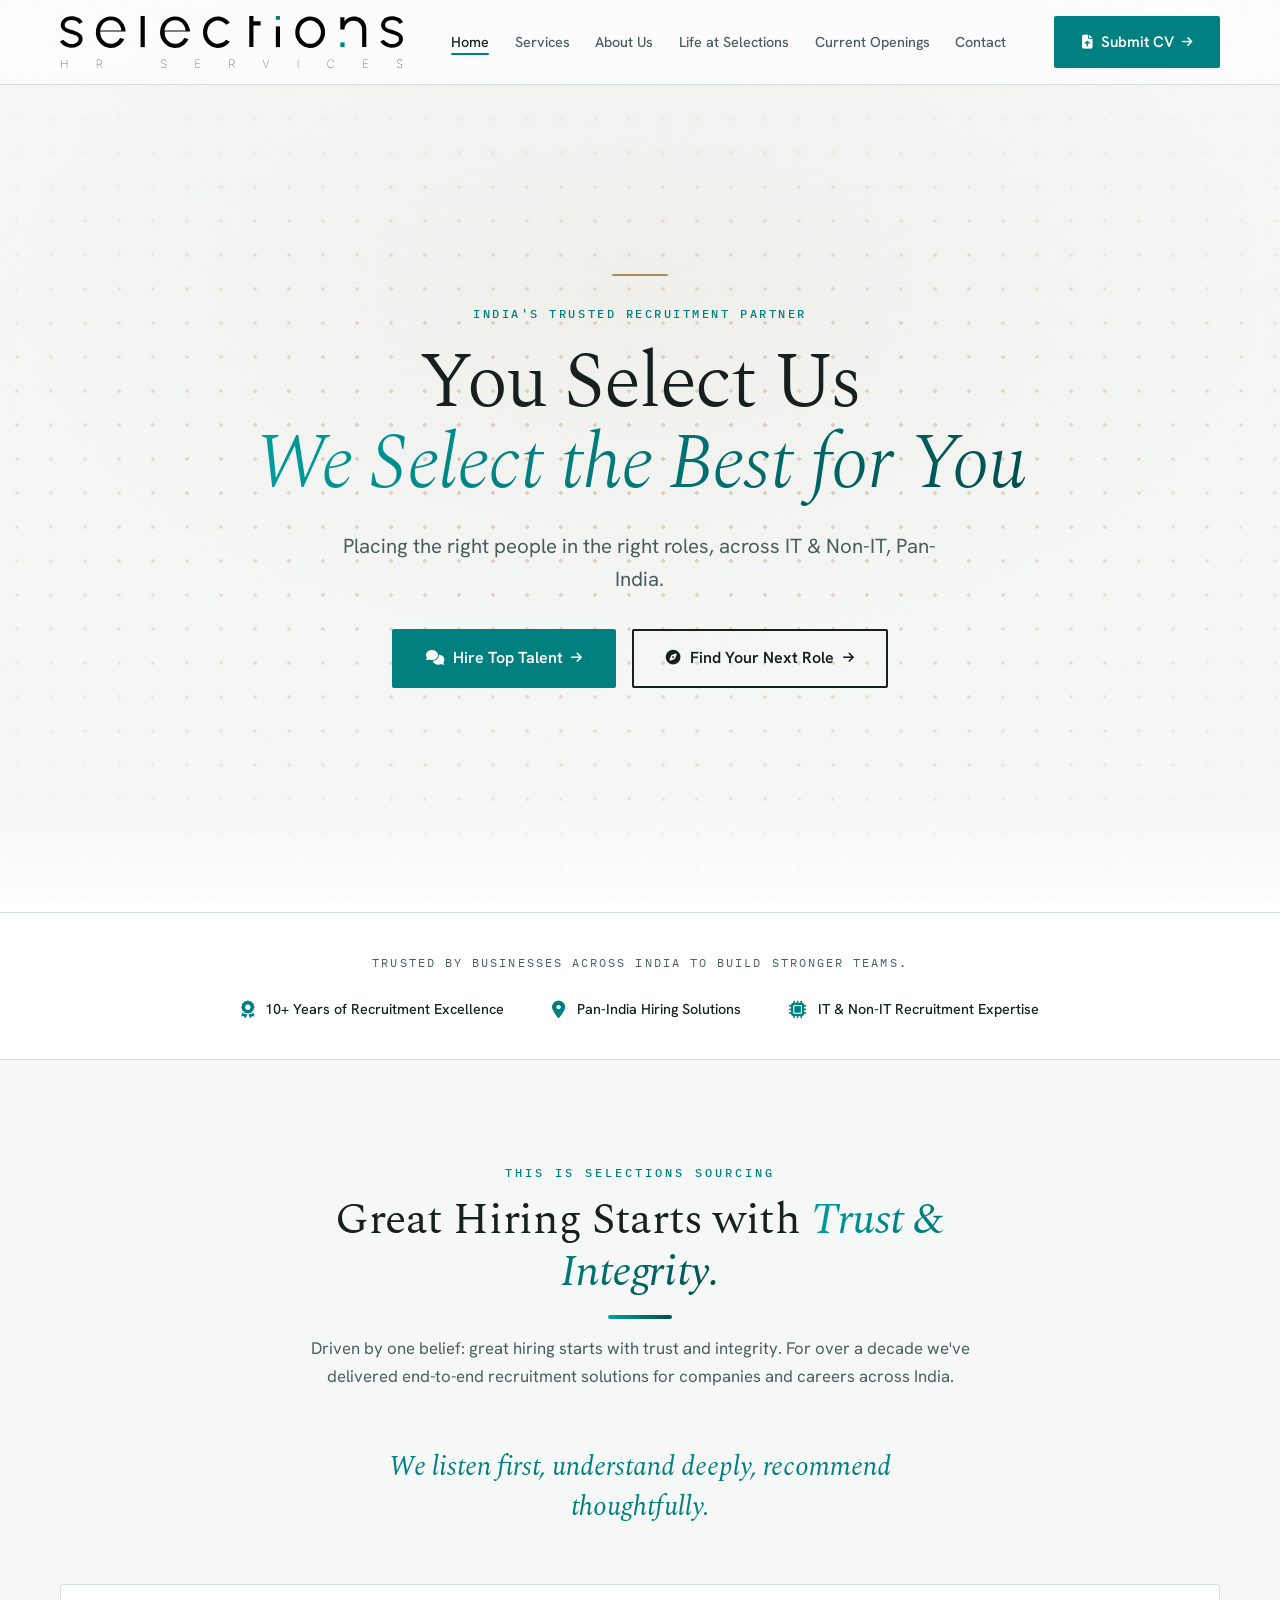
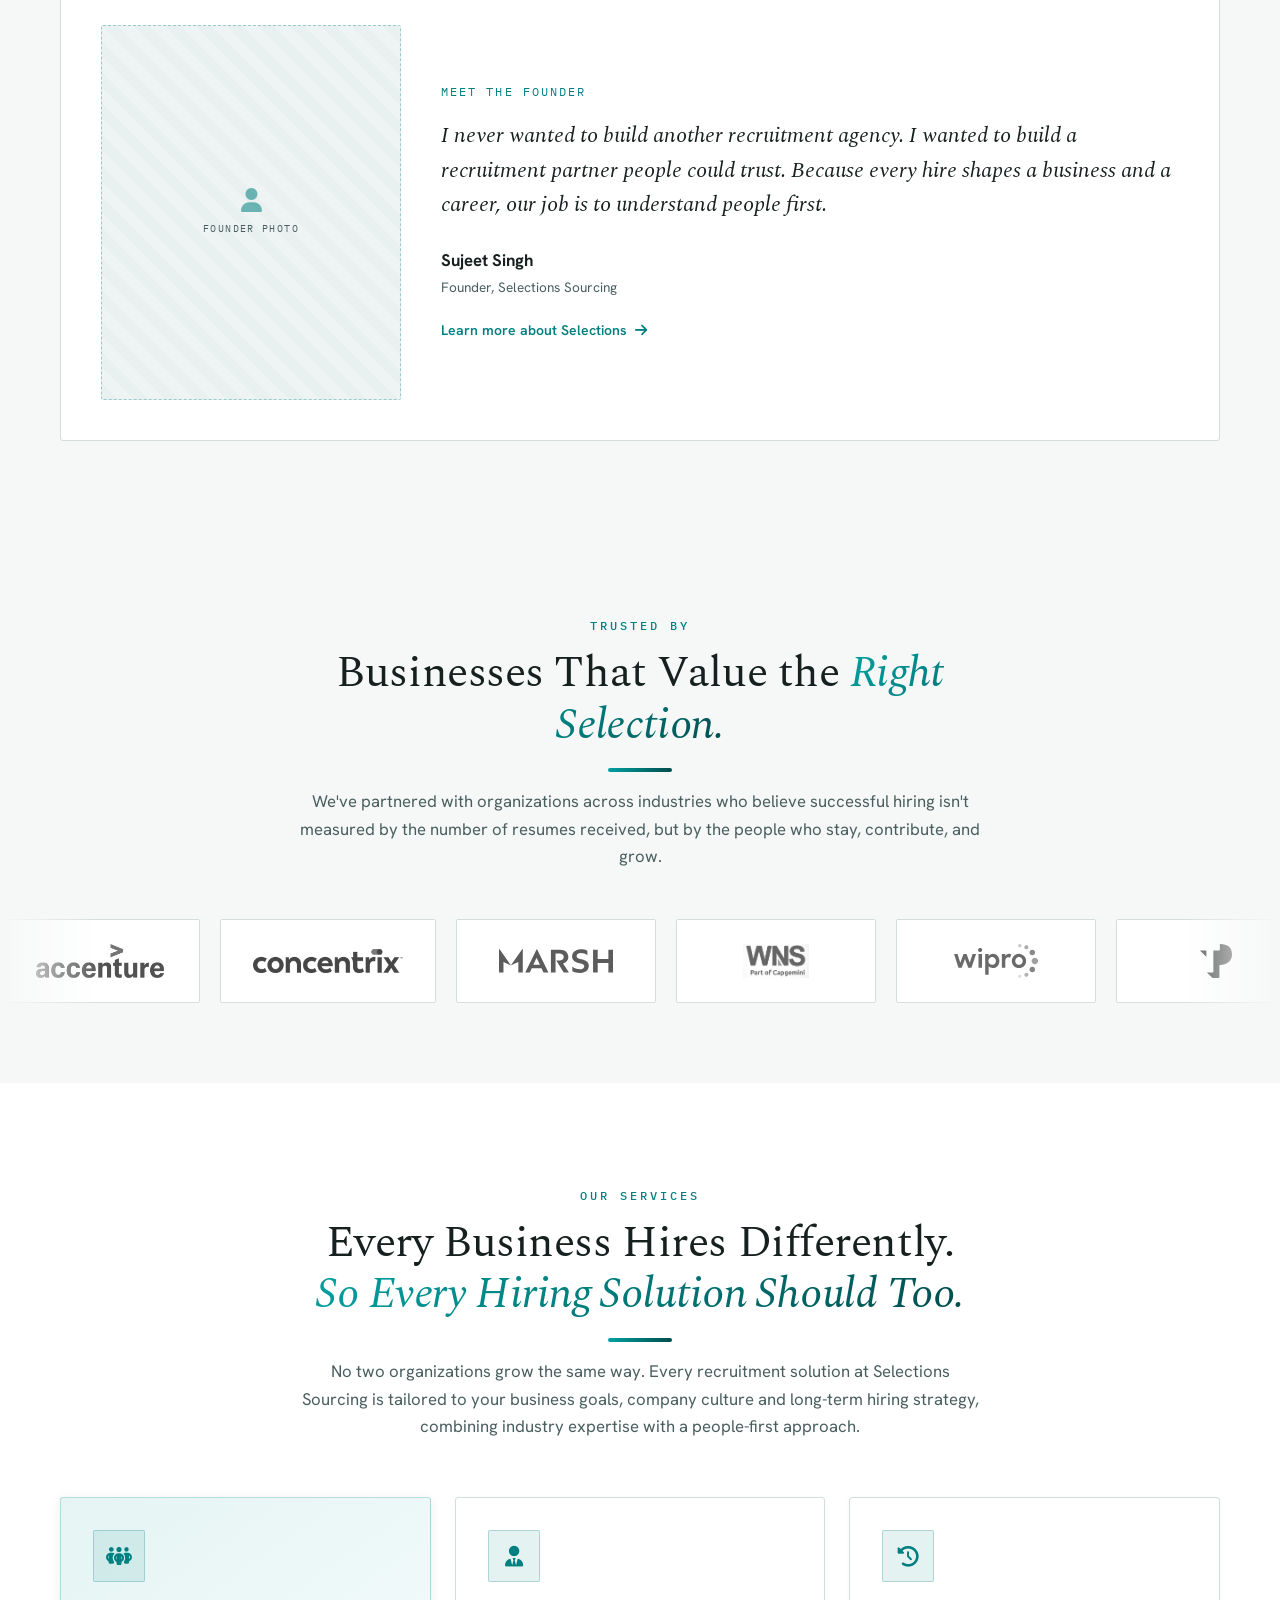
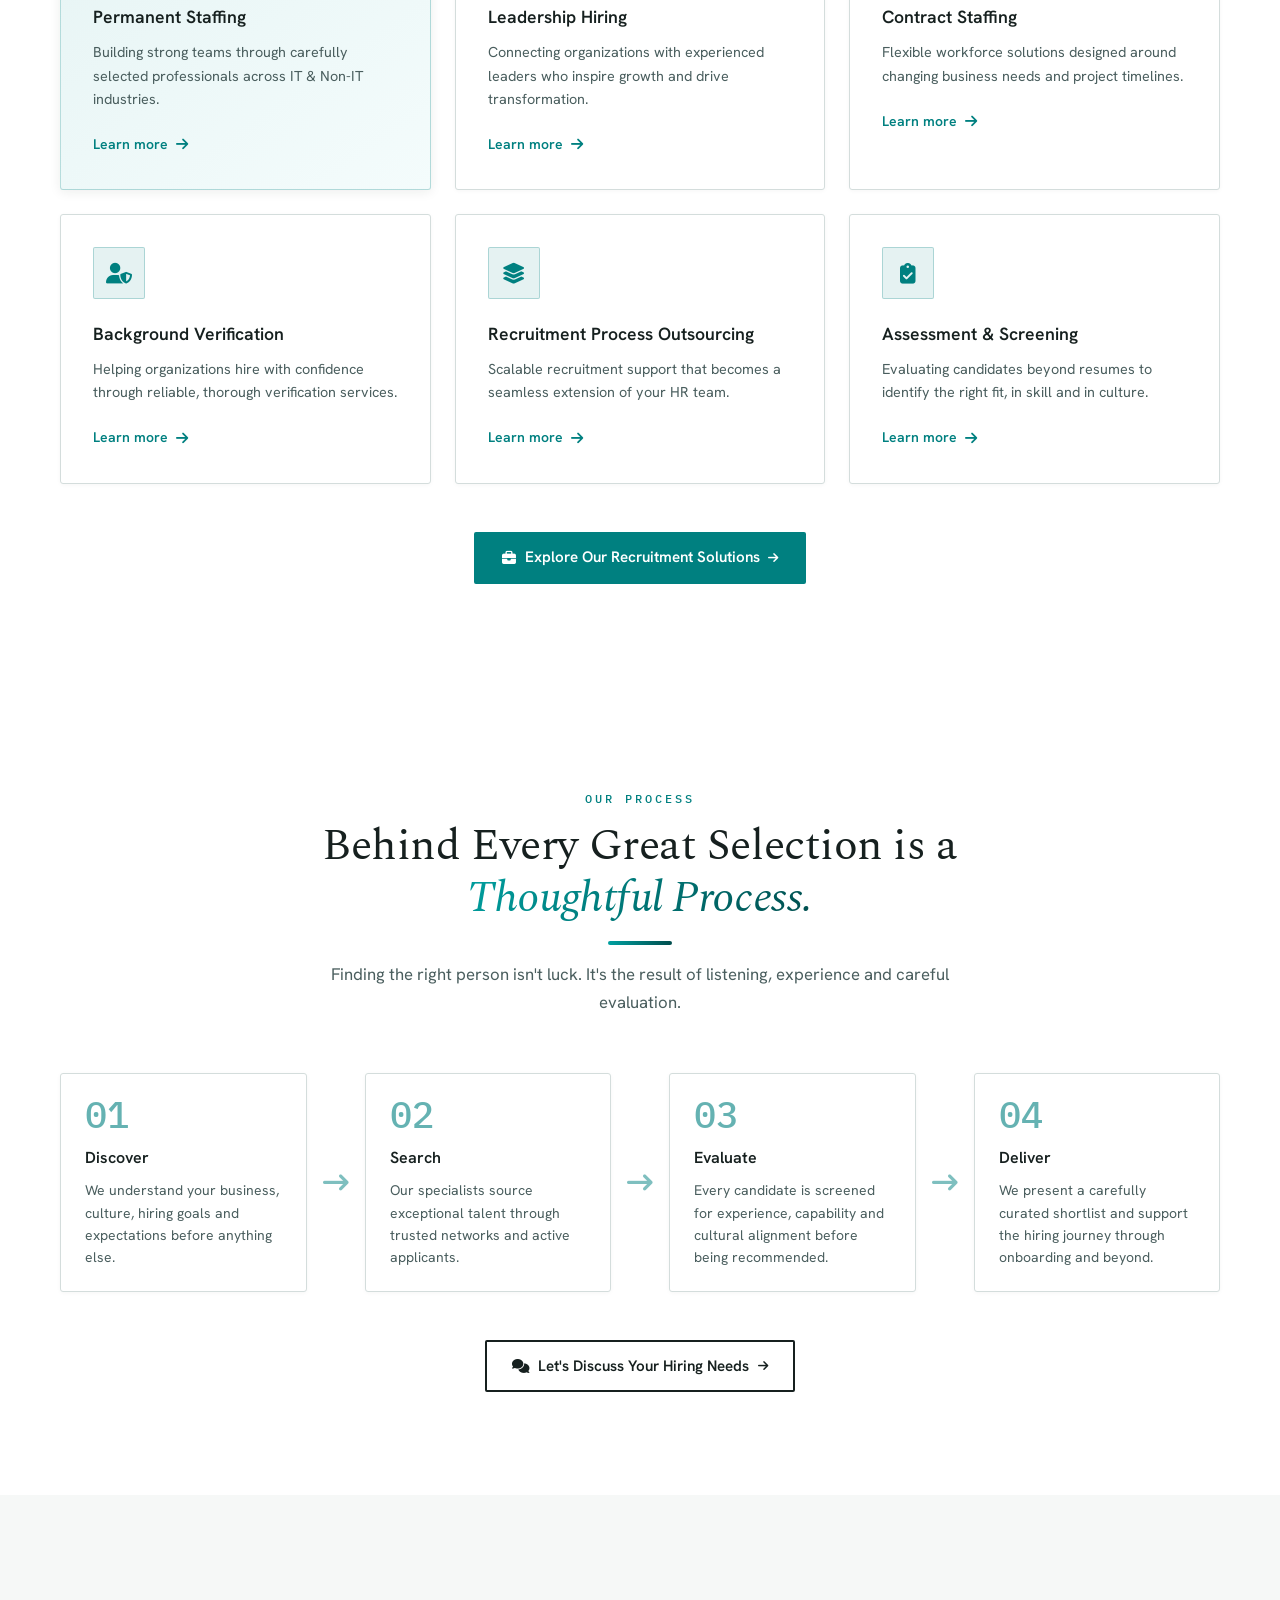
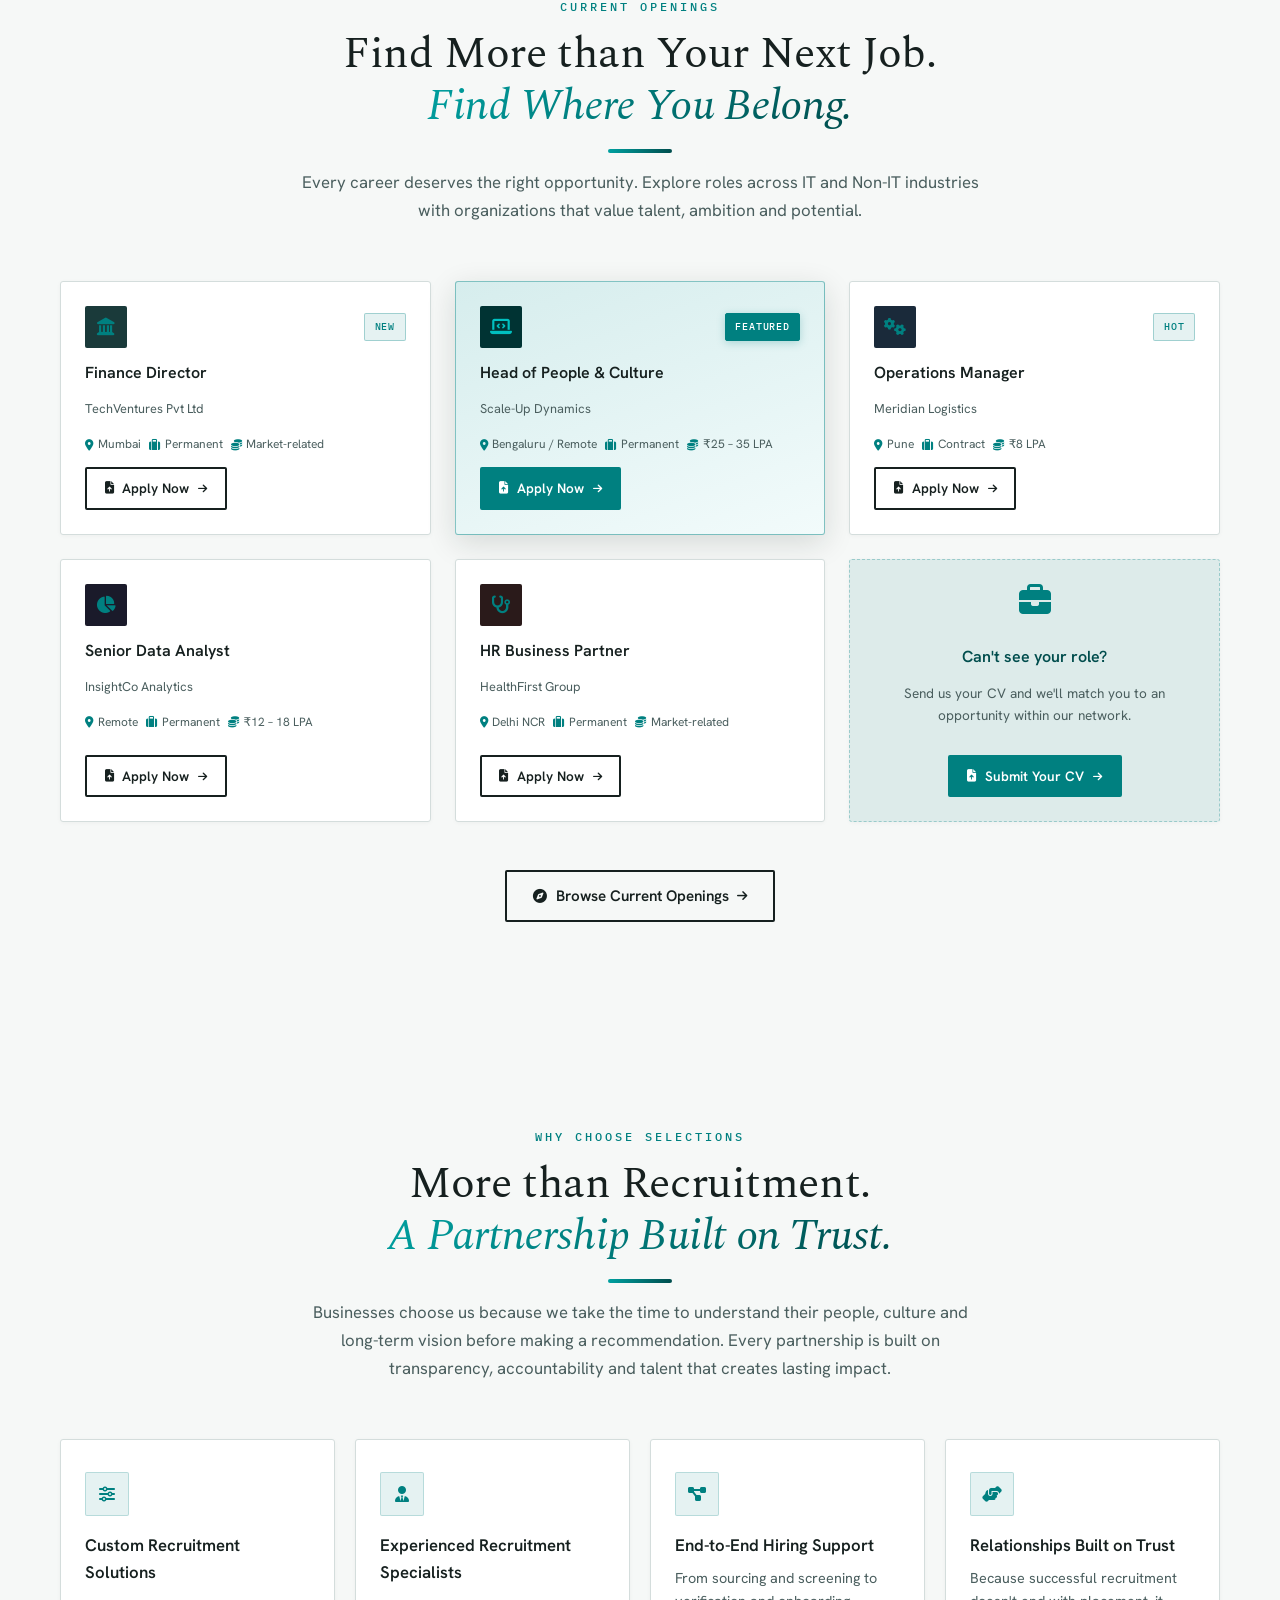
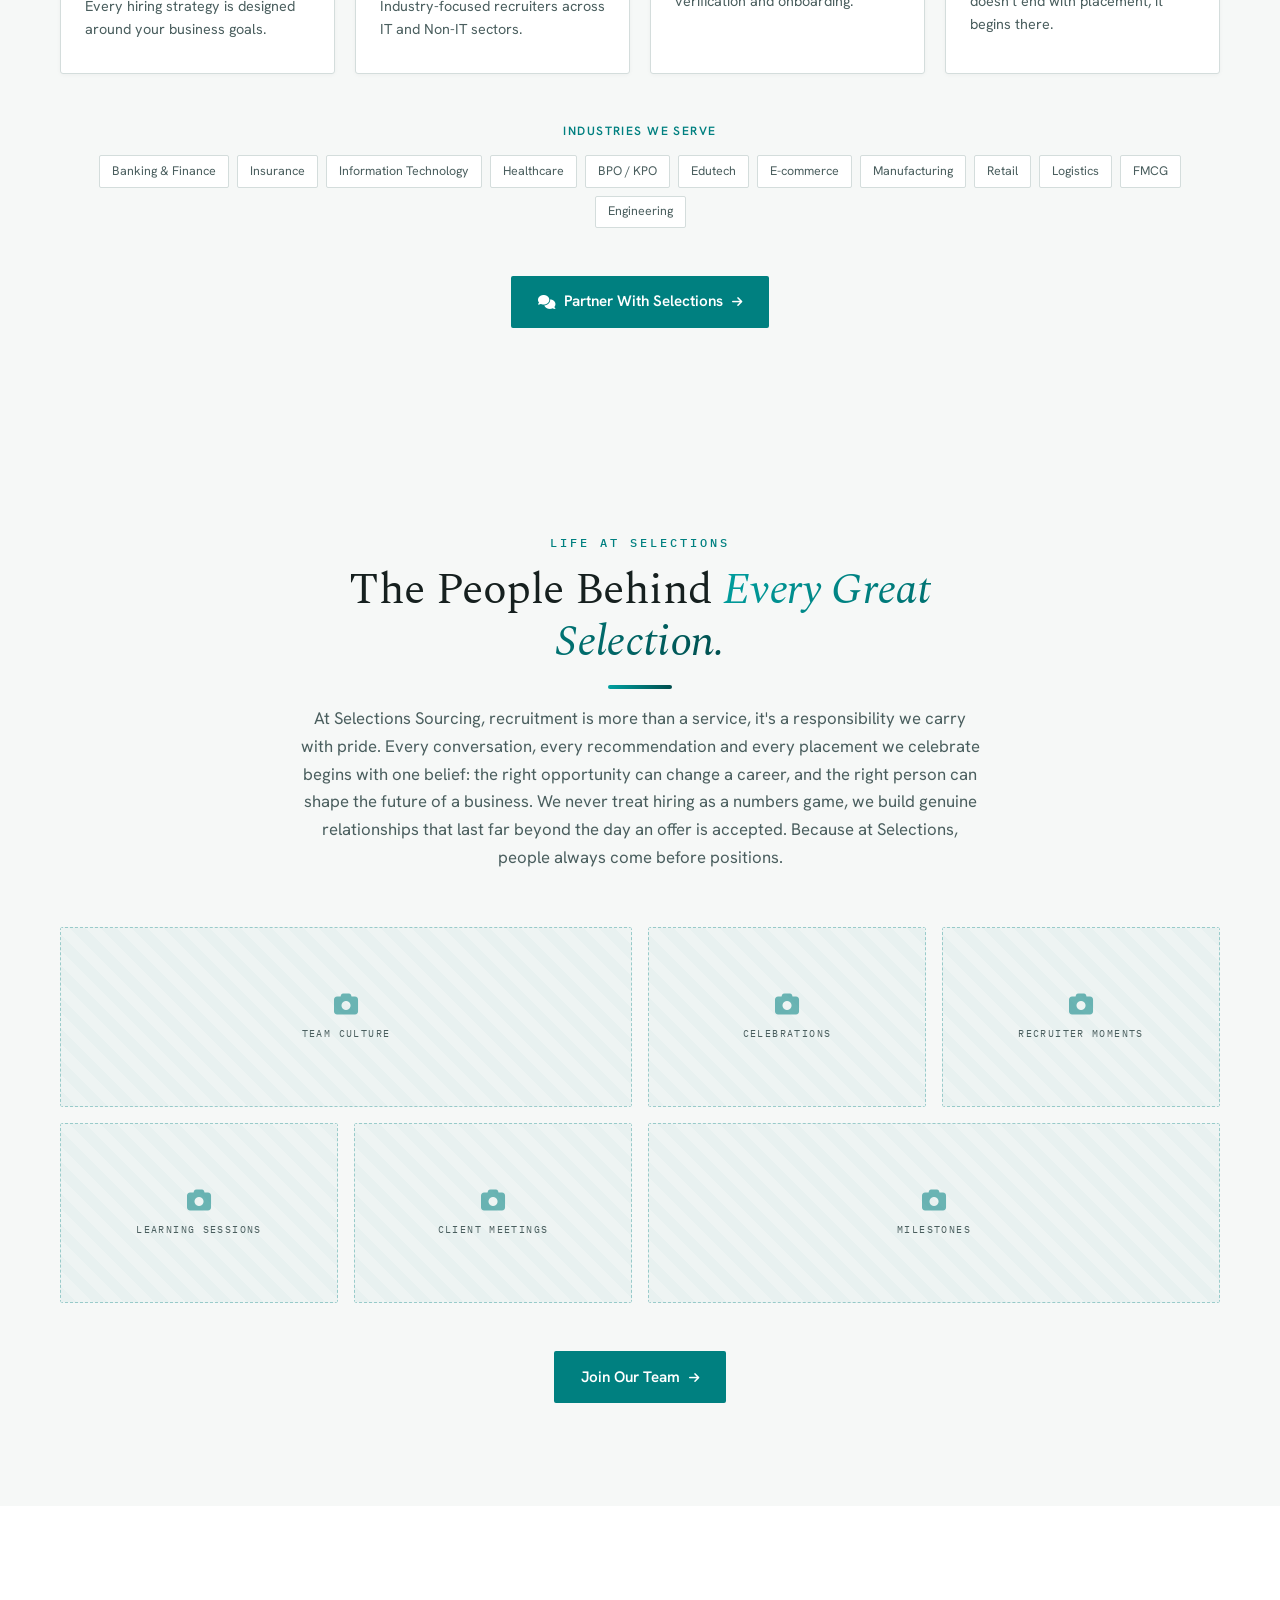
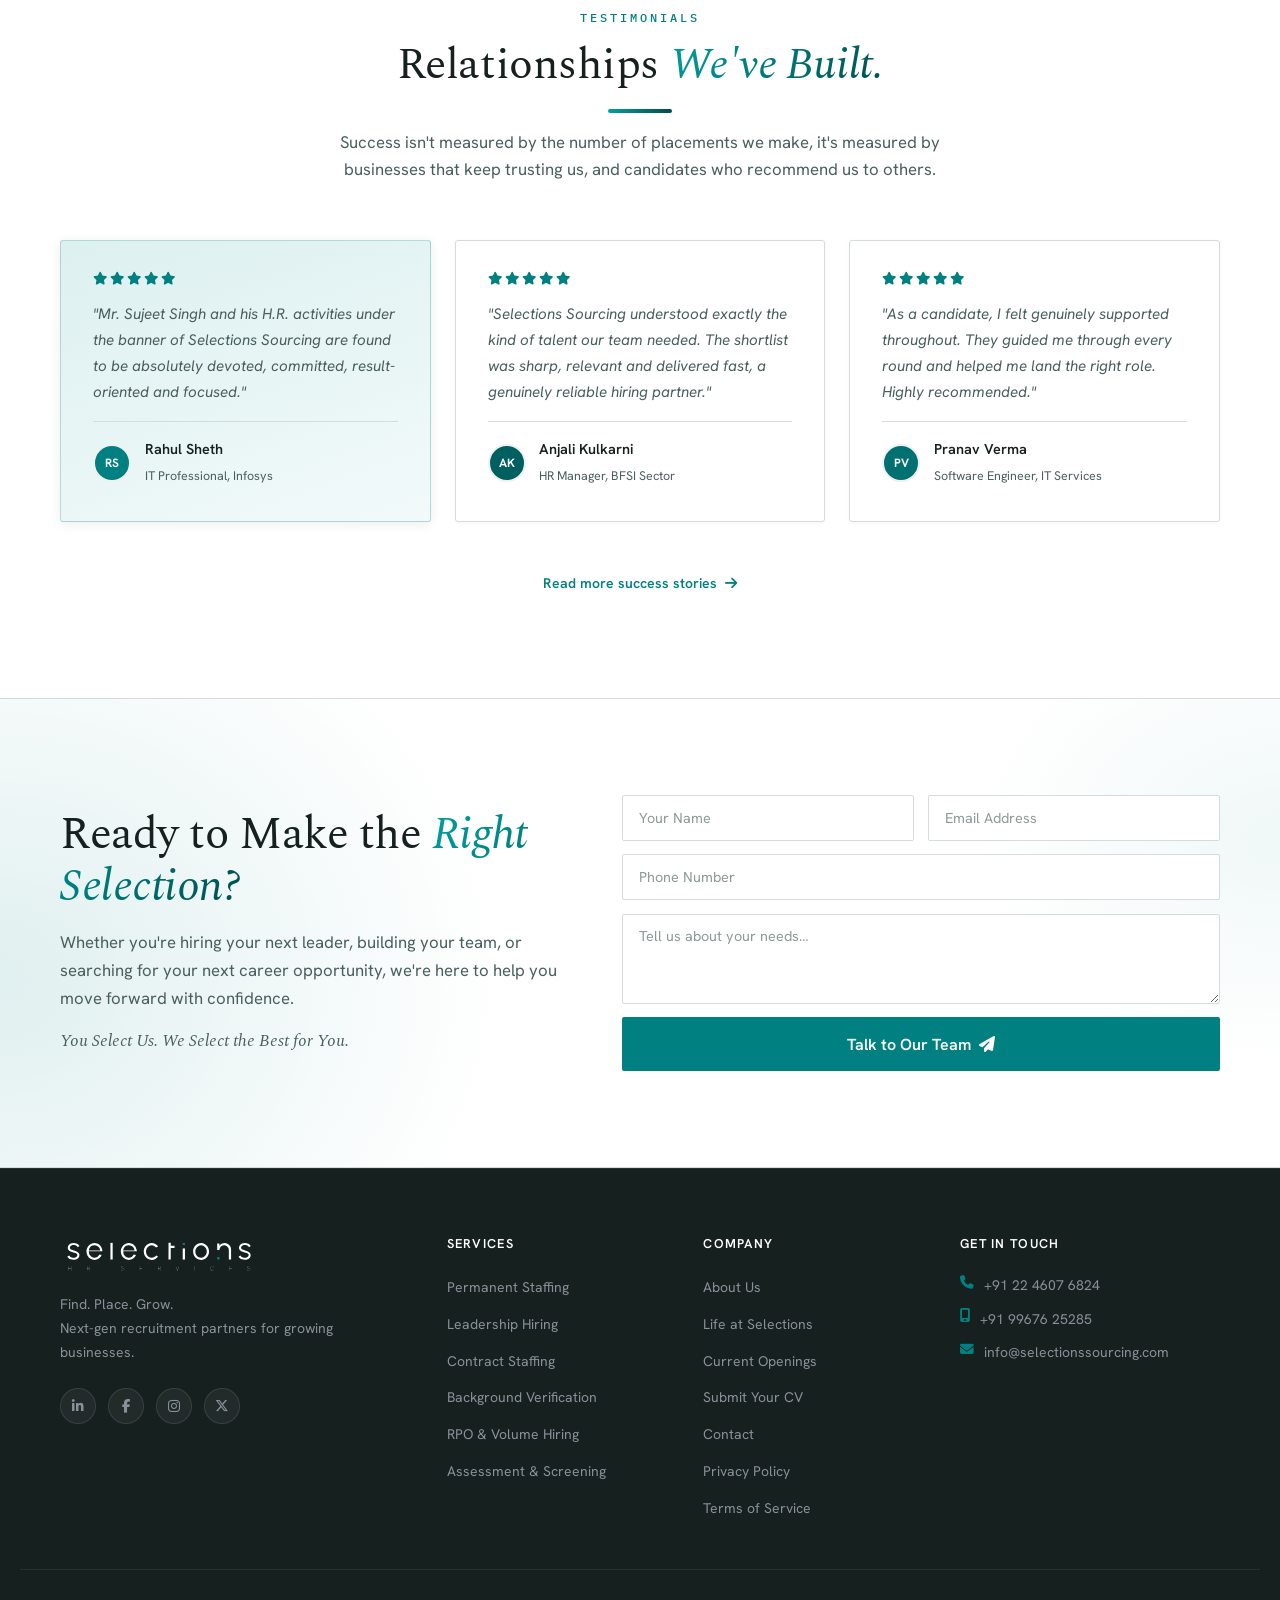
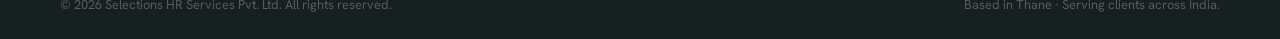
<file: index.html>
<!DOCTYPE html>
<html lang="en">

<head>
  <meta charset="UTF-8" />
  <meta name="viewport" content="width=device-width, initial-scale=1.0" />

  <!-- ── Primary SEO ── -->
  <title>Selections Sourcing, HR Sourcing &amp; Recruitment Agency in India</title>
  <meta name="description" content="Selections Sourcing is a specialist HR sourcing and recruitment agency in India. We connect companies with pre-vetted talent and help professionals find their next role. Find. Place. Grow." />
  <meta name="keywords" content="recruitment agency India, HR sourcing, staffing agency, talent sourcing, executive search, permanent recruitment, contract staffing, hiring partner, jobs India" />
  <meta name="author" content="Selections Sourcing" />
  <meta name="robots" content="index, follow" />
  <meta name="theme-color" content="#008080" />
  <link rel="canonical" href="https://www.selectionssourcing.com/" />

  <!-- ── Open Graph ── -->
  <meta property="og:type" content="website" />
  <meta property="og:site_name" content="Selections Sourcing" />
  <meta property="og:title" content="Selections Sourcing, HR Sourcing &amp; Recruitment Agency in India" />
  <meta property="og:description" content="We place the right people in the right roles. Specialist HR sourcing and recruitment across India." />
  <meta property="og:url" content="https://www.selectionssourcing.com/" />
  <meta property="og:image" content="https://www.selectionssourcing.com/selections-logo.png" />
  <meta property="og:locale" content="en_IN" />

  <!-- ── Twitter ── -->
  <meta name="twitter:card" content="summary_large_image" />
  <meta name="twitter:title" content="Selections Sourcing, HR Sourcing &amp; Recruitment Agency in India" />
  <meta name="twitter:description" content="We place the right people in the right roles. Specialist HR sourcing and recruitment across India." />
  <meta name="twitter:image" content="https://www.selectionssourcing.com/selections-logo.png" />

  <!-- ── Favicon ── -->
  <link rel="icon" type="image/svg+xml" href="favicon.svg" />
  <link rel="icon" type="image/png" href="selections-logo.png" />
  <link rel="apple-touch-icon" href="selections-logo.png" />

  <!-- ── Fonts & Styles ── -->
  <link rel="preconnect" href="https://fonts.googleapis.com" />
  <link rel="preconnect" href="https://fonts.gstatic.com" crossorigin />
  <link
    href="https://fonts.googleapis.com/css2?family=Hanken+Grotesk:wght@400;500;600;700&family=IBM+Plex+Mono:wght@400;500&family=Spectral:ital,wght@0,300;0,400;0,500;1,300;1,400&display=swap"
    rel="stylesheet" />
  <link rel="stylesheet" href="https://cdnjs.cloudflare.com/ajax/libs/font-awesome/6.5.0/css/all.min.css" />
  <link rel="stylesheet" href="style.css" />
  <script>try{if(sessionStorage.getItem("sel-loaded"))document.documentElement.classList.add("loader-done")}catch(e){}</script><noscript><style>#site-loader{display:none!important}</style></noscript>

  <!-- ── Structured Data ── -->
  <script type="application/ld+json">
  {
    "@context": "https://schema.org",
    "@type": "EmploymentAgency",
    "name": "Selections Sourcing",
    "legalName": "Selections HR Services Pvt. Ltd.",
    "foundingDate": "2014",
    "url": "https://www.selectionssourcing.com/",
    "logo": "https://www.selectionssourcing.com/selections-logo.png",
    "image": "https://www.selectionssourcing.com/selections-logo.png",
    "description": "Specialist HR sourcing and recruitment agency in India, permanent staffing, leadership hiring, contractual staffing and background verification.",
    "slogan": "Find. Place. Grow.",
    "email": "info@selectionssourcing.com",
    "telephone": "+91-22-4607-6824",
    "priceRange": "$$",
    "areaServed": "IN",
    "openingHoursSpecification": {
      "@type": "OpeningHoursSpecification",
      "dayOfWeek": ["Monday", "Tuesday", "Wednesday", "Thursday", "Friday"],
      "opens": "09:00",
      "closes": "18:00"
    },
    "sameAs": [
      "https://www.linkedin.com/company/selectionshr",
      "https://www.facebook.com/selectionshr",
      "https://www.instagram.com/selectionshr"
    ]
  }
  </script>
  <script type="application/ld+json">
  {
    "@context": "https://schema.org",
    "@type": "WebSite",
    "name": "Selections Sourcing",
    "url": "https://www.selectionssourcing.com/"
  }
  </script>
</head>

<body>
  <div id="site-loader" role="status" aria-label="Loading"></div>

  <!-- ═══════════════════════════════════════════
       HEADER / NAVIGATION
  ═══════════════════════════════════════════ -->
  <header class="header" id="header">
    <div class="container header__inner">

      <!-- Logo -->
      <a href="index.html" class="logo">
        <img src="logo.svg" class="logo__svg" alt="Selections Sourcing" />
      </a>

      <!-- Nav -->
      <nav class="nav" id="nav">
        <ul class="nav__list">
          <li><a href="#home" class="nav__link active">Home</a></li>
          <li><a href="services.html" class="nav__link">Services</a></li>
          <li><a href="about.html" class="nav__link">About Us</a></li>
          <li><a href="life.html" class="nav__link">Life at Selections</a></li>
          <li><a href="careers.html" class="nav__link">Current Openings</a></li>
          <li><a href="contact.html" class="nav__link">Contact</a></li>
        </ul>
      </nav>

      <div class="header__actions">
        <a href="submit-cv.html" class="btn btn--teal">Submit CV</a>
        <button class="nav__toggle" id="navToggle" aria-label="Toggle menu">
          <span></span><span></span><span></span>
        </button>
      </div>

    </div>
  </header>


  <!-- ═══════════════════════════════════════════
       QUICK NAV, scrollable section shortcuts (mobile)
  ═══════════════════════════════════════════ -->
  <nav class="quicknav" aria-label="Quick navigation">
    <div class="quicknav__track">
      <a href="#home" class="quicknav__chip"><i class="fa-solid fa-house"></i> Home</a>
      <a href="services.html" class="quicknav__chip"><i class="fa-solid fa-briefcase"></i> Services</a>
      <a href="about.html" class="quicknav__chip"><i class="fa-solid fa-building-user"></i> About</a>
      <a href="life.html" class="quicknav__chip"><i class="fa-solid fa-users"></i> Culture</a>
      <a href="careers.html" class="quicknav__chip"><i class="fa-solid fa-magnifying-glass"></i> Openings</a>
      <a href="contact.html" class="quicknav__chip"><i class="fa-solid fa-envelope"></i> Contact</a>
      <a href="submit-cv.html" class="quicknav__chip quicknav__chip--teal"><i class="fa-solid fa-file-arrow-up"></i> Submit CV</a>
    </div>
  </nav>


  <!-- ═══════════════════════════════════════════
       HERO SECTION
  ═══════════════════════════════════════════ -->
  <section class="hero" id="home">
    <div class="container hero__inner">

      <div class="hero__content">
        <span class="hero__rule" aria-hidden="true"></span>
        <p class="hero__eyebrow">India's Trusted Recruitment Partner</p>
        <h1 class="hero__title">
          You Select Us<br />
          <span class="highlight">We Select the Best for You</span>
        </h1>
        <p class="hero__desc">
          Placing the right people in the right roles, across IT &amp; Non-IT, Pan-India.
        </p>

        <div class="hero__ctas">
          <a href="#contact" class="btn btn--teal btn--lg">Hire Top Talent</a>
          <a href="careers.html" class="btn btn--outline btn--lg">Find Your Next Role</a>
        </div>
      </div>

    </div>
    <div class="hero__gradient"></div>
  </section>


  <!-- ═══════════════════════════════════════════
       TRUST STRIP
  ═══════════════════════════════════════════ -->
  <section class="trust">
    <div class="container">
      <p class="trust__lead">Trusted by businesses across India to build stronger teams.</p>
      <div class="trust__grid">
        <div class="trust__item"><i class="fa-solid fa-award"></i><span>10+ Years of Recruitment Excellence</span></div>
        <div class="trust__item"><i class="fa-solid fa-location-dot"></i><span>Pan-India Hiring Solutions</span></div>
        <div class="trust__item"><i class="fa-solid fa-microchip"></i><span>IT &amp; Non-IT Recruitment Expertise</span></div>
      </div>
    </div>
  </section>


  <!-- ═══════════════════════════════════════════
       ABOUT US + FOUNDER
  ═══════════════════════════════════════════ -->
  <section class="section about-story" id="about">
    <div class="container">
      <div class="section__header">
        <p class="section__eyebrow">This is Selections Sourcing</p>
        <h2 class="section__title">Great Hiring Starts with <span class="highlight">Trust &amp; Integrity.</span></h2>
        <p class="section__desc">Driven by one belief: great hiring starts with trust and integrity. For over a decade we've delivered end-to-end recruitment solutions for companies and careers across India.</p>
      </div>

      <p class="about-story__mantra" style="text-align:center;max-width:640px;margin:0 auto 3.5rem;">We listen first, understand deeply, recommend thoughtfully.</p>

      <!-- Founder -->
      <div class="founder">
        <div class="founder__photo">
          <div class="photo-ph"><i class="fa-solid fa-user"></i><span>Founder photo</span></div>
        </div>
        <div class="founder__body">
          <p class="founder__label">Meet the Founder</p>
          <blockquote class="founder__quote">
            I never wanted to build another recruitment agency. I wanted to build a recruitment partner people could trust. Because every hire shapes a business and a career, our job is to understand people first.
          </blockquote>
          <div class="founder__meta">
            <strong>Sujeet Singh</strong>
            <span>Founder, Selections Sourcing</span>
          </div>
          <a href="about.html" class="link-arrow">Learn more about Selections <i class="fa-solid fa-arrow-right"></i></a>
        </div>
      </div>
    </div>
  </section>


  <!-- ═══════════════════════════════════════════
       OUR CLIENTS (marquee)
  ═══════════════════════════════════════════ -->
  <section class="section clients" style="padding-block: clamp(3rem, 6vw, 4.5rem);">
    <div class="container">
      <div class="section__header" style="margin-bottom: 2.5rem;">
        <p class="section__eyebrow">Trusted By</p>
        <h2 class="section__title">Businesses That Value the <span class="highlight">Right Selection.</span></h2>
        <p class="section__desc">We've partnered with organizations across industries who believe successful hiring isn't measured by the number of resumes received, but by the people who stay, contribute, and grow.</p>
      </div>
    </div>
    <div class="marquee">
      <div class="marquee__track">
        <!-- Set 1 -->
        <div class="client-logo"><img src="logos/Accenture.svg.webp" alt="Accenture" /></div>
        <div class="client-logo client-logo--invert"><img src="logos/cocentrix.webp" alt="Concentrix" /></div>
        <div class="client-logo"><img src="logos/marsh-logo-blue.svg" alt="Marsh &amp; McLennan" /></div>
        <div class="client-logo"><img src="logos/WNS.png" alt="WNS" /></div>
        <div class="client-logo"><img src="logos/wipro_new_logo.svg" alt="Wipro" /></div>
        <div class="client-logo"><img src="logos/teleperformance.svg" alt="Teleperformance" /></div>
        <!-- Set 2 (duplicate for seamless loop) -->
        <div class="client-logo"><img src="logos/Accenture.svg.webp" alt="" aria-hidden="true" /></div>
        <div class="client-logo client-logo--invert"><img src="logos/cocentrix.webp" alt="" aria-hidden="true" /></div>
        <div class="client-logo"><img src="logos/marsh-logo-blue.svg" alt="" aria-hidden="true" /></div>
        <div class="client-logo"><img src="logos/WNS.png" alt="" aria-hidden="true" /></div>
        <div class="client-logo"><img src="logos/wipro_new_logo.svg" alt="" aria-hidden="true" /></div>
        <div class="client-logo"><img src="logos/teleperformance.svg" alt="" aria-hidden="true" /></div>
      </div>
    </div>
  </section>


  <!-- ═══════════════════════════════════════════
       SERVICES SECTION
  ═══════════════════════════════════════════ -->
  <section class="section services" id="services">
    <div class="container">
      <div class="section__header">
        <p class="section__eyebrow">Our Services</p>
        <h2 class="section__title">Every Business Hires Differently.<br /><span class="highlight">So Every Hiring Solution Should Too.</span></h2>
        <p class="section__desc">No two organizations grow the same way. Every recruitment solution at Selections Sourcing is tailored to your business goals, company culture and long-term hiring strategy, combining industry expertise with a people-first approach.</p>
      </div>

      <div class="services__grid">

        <div class="service-card service-card--featured">
          <div class="service-card__icon">
            <i class="fa-solid fa-people-group"></i>
          </div>
          <h3>Permanent Staffing</h3>
          <p>Building strong teams through carefully selected professionals across IT &amp; Non-IT industries.</p>
          <a href="services.html" class="link-arrow">Learn more <i class="fa-solid fa-arrow-right"></i></a>
        </div>

        <div class="service-card">
          <div class="service-card__icon">
            <i class="fa-solid fa-user-tie"></i>
          </div>
          <h3>Leadership Hiring</h3>
          <p>Connecting organizations with experienced leaders who inspire growth and drive transformation.</p>
          <a href="services.html" class="link-arrow">Learn more <i class="fa-solid fa-arrow-right"></i></a>
        </div>

        <div class="service-card">
          <div class="service-card__icon">
            <i class="fa-solid fa-clock-rotate-left"></i>
          </div>
          <h3>Contract Staffing</h3>
          <p>Flexible workforce solutions designed around changing business needs and project timelines.</p>
          <a href="services.html" class="link-arrow">Learn more <i class="fa-solid fa-arrow-right"></i></a>
        </div>

        <div class="service-card">
          <div class="service-card__icon">
            <i class="fa-solid fa-user-shield"></i>
          </div>
          <h3>Background Verification</h3>
          <p>Helping organizations hire with confidence through reliable, thorough verification services.</p>
          <a href="services.html" class="link-arrow">Learn more <i class="fa-solid fa-arrow-right"></i></a>
        </div>

        <div class="service-card">
          <div class="service-card__icon">
            <i class="fa-solid fa-layer-group"></i>
          </div>
          <h3>Recruitment Process Outsourcing</h3>
          <p>Scalable recruitment support that becomes a seamless extension of your HR team.</p>
          <a href="services.html" class="link-arrow">Learn more <i class="fa-solid fa-arrow-right"></i></a>
        </div>

        <div class="service-card">
          <div class="service-card__icon">
            <i class="fa-solid fa-clipboard-check"></i>
          </div>
          <h3>Assessment &amp; Screening</h3>
          <p>Evaluating candidates beyond resumes to identify the right fit, in skill and in culture.</p>
          <a href="services.html" class="link-arrow">Learn more <i class="fa-solid fa-arrow-right"></i></a>
        </div>

      </div>

      <div class="section-cta">
        <a href="services.html" class="btn btn--teal">Explore Our Recruitment Solutions</a>
      </div>
    </div>
  </section>


  <!-- ═══════════════════════════════════════════
       HOW IT WORKS
  ═══════════════════════════════════════════ -->
  <section class="section how" id="how-it-works">
    <div class="container">
      <div class="section__header">
        <p class="section__eyebrow">Our Process</p>
        <h2 class="section__title">Behind Every Great Selection is a <span class="highlight">Thoughtful Process.</span></h2>
        <p class="section__desc">Finding the right person isn't luck. It's the result of listening, experience and careful evaluation.</p>
      </div>

      <div class="how__steps">
        <div class="step">
          <div class="step__num">01</div>
          <div class="step__body">
            <h3>Discover</h3>
            <p>We understand your business, culture, hiring goals and expectations before anything else.</p>
          </div>
        </div>
        <div class="step__connector"><i class="fa-solid fa-arrow-right-long"></i></div>
        <div class="step">
          <div class="step__num">02</div>
          <div class="step__body">
            <h3>Search</h3>
            <p>Our specialists source exceptional talent through trusted networks and active applicants.</p>
          </div>
        </div>
        <div class="step__connector"><i class="fa-solid fa-arrow-right-long"></i></div>
        <div class="step">
          <div class="step__num">03</div>
          <div class="step__body">
            <h3>Evaluate</h3>
            <p>Every candidate is screened for experience, capability and cultural alignment before being recommended.</p>
          </div>
        </div>
        <div class="step__connector"><i class="fa-solid fa-arrow-right-long"></i></div>
        <div class="step">
          <div class="step__num">04</div>
          <div class="step__body">
            <h3>Deliver</h3>
            <p>We present a carefully curated shortlist and support the hiring journey through onboarding and beyond.</p>
          </div>
        </div>
      </div>

      <div class="section-cta">
        <a href="contact.html" class="btn btn--outline">Let's Discuss Your Hiring Needs</a>
      </div>
    </div>
  </section>


  <!-- ═══════════════════════════════════════════
       FEATURED OPPORTUNITIES
  ═══════════════════════════════════════════ -->
  <section class="section jobs" id="jobs">
    <div class="container">
      <div class="section__header">
        <p class="section__eyebrow">Current Openings</p>
        <h2 class="section__title">Find More than Your Next Job.<br /><span class="highlight">Find Where You Belong.</span></h2>
        <p class="section__desc">Every career deserves the right opportunity. Explore roles across IT and Non-IT industries with organizations that value talent, ambition and potential.</p>
      </div>

      <div class="jobs__grid">

        <div class="job-card">
          <div class="job-card__top">
            <div class="job-card__company-logo" style="background:#1a3a3a">
              <i class="fa-solid fa-landmark" style="color:#008080"></i>
            </div>
            <span class="badge badge--teal">New</span>
          </div>
          <h4>Finance Director</h4>
          <p class="job-card__company">TechVentures Pvt Ltd</p>
          <div class="job-card__tags">
            <span><i class="fa-solid fa-location-dot"></i> Mumbai</span>
            <span><i class="fa-solid fa-suitcase"></i> Permanent</span>
            <span><i class="fa-solid fa-coins"></i> Market-related</span>
          </div>
          <a href="submit-cv.html" class="btn btn--outline btn--sm">Apply Now</a>
        </div>

        <div class="job-card job-card--featured">
          <div class="job-card__top">
            <div class="job-card__company-logo" style="background:#003333">
              <i class="fa-solid fa-laptop-code" style="color:#00c0c0"></i>
            </div>
            <span class="badge badge--featured">Featured</span>
          </div>
          <h4>Head of People & Culture</h4>
          <p class="job-card__company">Scale-Up Dynamics</p>
          <div class="job-card__tags">
            <span><i class="fa-solid fa-location-dot"></i> Bengaluru / Remote</span>
            <span><i class="fa-solid fa-suitcase"></i> Permanent</span>
            <span><i class="fa-solid fa-coins"></i> ₹25 – 35 LPA</span>
          </div>
          <a href="submit-cv.html" class="btn btn--teal btn--sm">Apply Now</a>
        </div>

        <div class="job-card">
          <div class="job-card__top">
            <div class="job-card__company-logo" style="background:#1a2a3a">
              <i class="fa-solid fa-gears" style="color:#008080"></i>
            </div>
            <span class="badge badge--teal">Hot</span>
          </div>
          <h4>Operations Manager</h4>
          <p class="job-card__company">Meridian Logistics</p>
          <div class="job-card__tags">
            <span><i class="fa-solid fa-location-dot"></i> Pune</span>
            <span><i class="fa-solid fa-suitcase"></i> Contract</span>
            <span><i class="fa-solid fa-coins"></i> ₹8 LPA</span>
          </div>
          <a href="submit-cv.html" class="btn btn--outline btn--sm">Apply Now</a>
        </div>

        <div class="job-card">
          <div class="job-card__top">
            <div class="job-card__company-logo" style="background:#1a1a2a">
              <i class="fa-solid fa-chart-pie" style="color:#008080"></i>
            </div>
          </div>
          <h4>Senior Data Analyst</h4>
          <p class="job-card__company">InsightCo Analytics</p>
          <div class="job-card__tags">
            <span><i class="fa-solid fa-location-dot"></i> Remote</span>
            <span><i class="fa-solid fa-suitcase"></i> Permanent</span>
            <span><i class="fa-solid fa-coins"></i> ₹12 – 18 LPA</span>
          </div>
          <a href="submit-cv.html" class="btn btn--outline btn--sm">Apply Now</a>
        </div>

        <div class="job-card">
          <div class="job-card__top">
            <div class="job-card__company-logo" style="background:#2a1a1a">
              <i class="fa-solid fa-stethoscope" style="color:#008080"></i>
            </div>
          </div>
          <h4>HR Business Partner</h4>
          <p class="job-card__company">HealthFirst Group</p>
          <div class="job-card__tags">
            <span><i class="fa-solid fa-location-dot"></i> Delhi NCR</span>
            <span><i class="fa-solid fa-suitcase"></i> Permanent</span>
            <span><i class="fa-solid fa-coins"></i> Market-related</span>
          </div>
          <a href="submit-cv.html" class="btn btn--outline btn--sm">Apply Now</a>
        </div>

        <div class="job-card jobs__cta-card">
          <i class="fa-solid fa-briefcase" style="font-size:2rem;color:#008080;margin-bottom:1rem"></i>
          <h4>Can't see your role?</h4>
          <p>Send us your CV and we'll match you to an opportunity within our network.</p>
          <a href="submit-cv.html" class="btn btn--teal btn--sm" style="margin-top:1rem">Submit Your CV</a>
        </div>

      </div>

      <div class="section-cta">
        <a href="careers.html" class="btn btn--outline">Browse Current Openings</a>
      </div>
    </div>
  </section>


  <!-- ═══════════════════════════════════════════
       WHY CHOOSE US
  ═══════════════════════════════════════════ -->
  <section class="section why" id="why">
    <div class="container">
      <div class="section__header">
        <p class="section__eyebrow">Why Choose Selections</p>
        <h2 class="section__title">More than Recruitment.<br /><span class="highlight">A Partnership Built on Trust.</span></h2>
        <p class="section__desc">Businesses choose us because we take the time to understand their people, culture and long-term vision before making a recommendation. Every partnership is built on transparency, accountability and talent that creates lasting impact.</p>
      </div>

      <div class="pillars">
        <div class="pillar">
          <div class="feature-icon"><i class="fa-solid fa-sliders"></i></div>
          <h3>Custom Recruitment Solutions</h3>
          <p>Every hiring strategy is designed around your business goals.</p>
        </div>
        <div class="pillar">
          <div class="feature-icon"><i class="fa-solid fa-user-tie"></i></div>
          <h3>Experienced Recruitment Specialists</h3>
          <p>Industry-focused recruiters across IT and Non-IT sectors.</p>
        </div>
        <div class="pillar">
          <div class="feature-icon"><i class="fa-solid fa-diagram-project"></i></div>
          <h3>End-to-End Hiring Support</h3>
          <p>From sourcing and screening to verification and onboarding.</p>
        </div>
        <div class="pillar">
          <div class="feature-icon"><i class="fa-solid fa-handshake-angle"></i></div>
          <h3>Relationships Built on Trust</h3>
          <p>Because successful recruitment doesn't end with placement, it begins there.</p>
        </div>
      </div>

      <div class="industries industries--center">
        <p class="industries__label">Industries We Serve</p>
        <div class="industries__tags">
          <span>Banking & Finance</span><span>Insurance</span><span>Information Technology</span>
          <span>Healthcare</span><span>BPO / KPO</span><span>Edutech</span>
          <span>E-commerce</span><span>Manufacturing</span><span>Retail</span>
          <span>Logistics</span><span>FMCG</span><span>Engineering</span>
        </div>
      </div>

      <div class="section-cta">
        <a href="contact.html" class="btn btn--teal">Partner With Selections</a>
      </div>
    </div>
  </section>


  <!-- ═══════════════════════════════════════════
       LIFE AT SELECTIONS
  ═══════════════════════════════════════════ -->
  <section class="section life">
    <div class="container">
      <div class="section__header">
        <p class="section__eyebrow">Life at Selections</p>
        <h2 class="section__title">The People Behind <span class="highlight">Every Great Selection.</span></h2>
        <p class="section__desc">At Selections Sourcing, recruitment is more than a service, it's a responsibility we carry with pride. Every conversation, every recommendation and every placement we celebrate begins with one belief: the right opportunity can change a career, and the right person can shape the future of a business. We never treat hiring as a numbers game, we build genuine relationships that last far beyond the day an offer is accepted. Because at Selections, people always come before positions.</p>
      </div>

      <div class="gallery">
        <div class="gallery__tile gallery__tile--wide"><div class="photo-ph"><i class="fa-solid fa-camera"></i><span>Team culture</span></div></div>
        <div class="gallery__tile"><div class="photo-ph"><i class="fa-solid fa-camera"></i><span>Celebrations</span></div></div>
        <div class="gallery__tile"><div class="photo-ph"><i class="fa-solid fa-camera"></i><span>Recruiter moments</span></div></div>
        <div class="gallery__tile"><div class="photo-ph"><i class="fa-solid fa-camera"></i><span>Learning sessions</span></div></div>
        <div class="gallery__tile"><div class="photo-ph"><i class="fa-solid fa-camera"></i><span>Client meetings</span></div></div>
        <div class="gallery__tile gallery__tile--wide"><div class="photo-ph"><i class="fa-solid fa-camera"></i><span>Milestones</span></div></div>
      </div>

      <div class="section-cta">
        <a href="life.html" class="btn btn--teal">Join Our Team</a>
      </div>
    </div>
  </section>


  <!-- ═══════════════════════════════════════════
       TESTIMONIALS
  ═══════════════════════════════════════════ -->
  <section class="section testimonials">
    <div class="container">
      <div class="section__header">
        <p class="section__eyebrow">Testimonials</p>
        <h2 class="section__title">Relationships <span class="highlight">We've Built.</span></h2>
        <p class="section__desc">Success isn't measured by the number of placements we make, it's measured by businesses that keep trusting us, and candidates who recommend us to others.</p>
      </div>

      <div class="testimonials__grid">

        <div class="testimonial testimonial--featured">
          <div class="stars">
            <i class="fa-solid fa-star"></i><i class="fa-solid fa-star"></i>
            <i class="fa-solid fa-star"></i><i class="fa-solid fa-star"></i>
            <i class="fa-solid fa-star"></i>
          </div>
          <p>"Mr. Sujeet Singh and his H.R. activities under the banner of Selections Sourcing are found to be
            absolutely devoted, committed, result-oriented and focused."</p>
          <div class="testimonial__author">
            <div class="avatar" style="background:#008080">RS</div>
            <div>
              <strong>Rahul Sheth</strong>
              <span>IT Professional, Infosys</span>
            </div>
          </div>
        </div>

        <div class="testimonial">
          <div class="stars">
            <i class="fa-solid fa-star"></i><i class="fa-solid fa-star"></i>
            <i class="fa-solid fa-star"></i><i class="fa-solid fa-star"></i>
            <i class="fa-solid fa-star"></i>
          </div>
          <p>"Selections Sourcing understood exactly the kind of talent our team needed. The shortlist was sharp,
            relevant and delivered fast, a genuinely reliable hiring partner."</p>
          <div class="testimonial__author">
            <div class="avatar" style="background:#005f5f">AK</div>
            <div>
              <strong>Anjali Kulkarni</strong>
              <span>HR Manager, BFSI Sector</span>
            </div>
          </div>
        </div>

        <div class="testimonial">
          <div class="stars">
            <i class="fa-solid fa-star"></i><i class="fa-solid fa-star"></i>
            <i class="fa-solid fa-star"></i><i class="fa-solid fa-star"></i>
            <i class="fa-solid fa-star"></i>
          </div>
          <p>"As a candidate, I felt genuinely supported throughout. They guided me through every round and helped me
            land the right role. Highly recommended."</p>
          <div class="testimonial__author">
            <div class="avatar" style="background:#007070">PV</div>
            <div>
              <strong>Pranav Verma</strong>
              <span>Software Engineer, IT Services</span>
            </div>
          </div>
        </div>

      </div>

      <div class="section-cta">
        <a href="about.html" class="link-arrow">Read more success stories <i class="fa-solid fa-arrow-right"></i></a>
      </div>
    </div>
  </section>


  <!-- ═══════════════════════════════════════════
       CONTACT
  ═══════════════════════════════════════════ -->
  <section class="cta-banner" id="contact">
    <div class="container cta-banner__inner">
      <div class="cta-banner__left">
        <h2>Ready to Make the <span class="highlight">Right Selection?</span></h2>
        <p>Whether you're hiring your next leader, building your team, or searching for your next career opportunity, we're here to help you move forward with confidence.</p>
        <p class="cta-banner__slogan">You Select Us. We Select the Best for You.</p>
      </div>
      <div class="cta-banner__right">
        <form class="contact-form" onsubmit="handleSubmit(event)">
          <div class="form-row">
            <input type="text" placeholder="Your Name" required />
            <input type="email" placeholder="Email Address" required />
          </div>
          <input type="tel" placeholder="Phone Number" />
          <textarea placeholder="Tell us about your needs…" rows="3"></textarea>
          <button type="submit" class="btn btn--teal btn--lg btn--full">
            Talk to Our Team <i class="fa-solid fa-paper-plane"></i>
          </button>
        </form>
      </div>
    </div>
  </section>


  <!-- ═══════════════════════════════════════════
       FOOTER
  ═══════════════════════════════════════════ -->
  <footer class="footer">
    <div class="container footer__grid">

      <div class="footer__brand">
        <img src="logo-white.svg" class="footer__logo"
          alt="Selections Sourcing" />
        <p class="footer__tagline">Find. Place. Grow.<br />Next-gen recruitment partners for growing businesses.</p>
        <div class="footer__socials">
          <a href="#" aria-label="LinkedIn"><i class="fa-brands fa-linkedin-in"></i></a>
          <a href="#" aria-label="Facebook"><i class="fa-brands fa-facebook-f"></i></a>
          <a href="#" aria-label="Instagram"><i class="fa-brands fa-instagram"></i></a>
          <a href="#" aria-label="Twitter/X"><i class="fa-brands fa-x-twitter"></i></a>
        </div>
      </div>

      <div class="footer__col">
        <h5>Services</h5>
        <ul>
          <li><a href="services.html">Permanent Staffing</a></li>
          <li><a href="services.html">Leadership Hiring</a></li>
          <li><a href="services.html">Contract Staffing</a></li>
          <li><a href="services.html">Background Verification</a></li>
          <li><a href="services.html">RPO &amp; Volume Hiring</a></li>
          <li><a href="services.html">Assessment &amp; Screening</a></li>
        </ul>
      </div>

      <div class="footer__col">
        <h5>Company</h5>
        <ul>
          <li><a href="about.html">About Us</a></li>
          <li><a href="life.html">Life at Selections</a></li>
          <li><a href="careers.html">Current Openings</a></li>
          <li><a href="submit-cv.html">Submit Your CV</a></li>
          <li><a href="contact.html">Contact</a></li>
          <li><a href="#">Privacy Policy</a></li>
          <li><a href="#">Terms of Service</a></li>
        </ul>
      </div>

      <div class="footer__col">
        <h5>Get In Touch</h5>
        <ul class="footer__contact">
          <li><i class="fa-solid fa-phone"></i> +91 22 4607 6824</li>
          <li><i class="fa-solid fa-mobile-screen"></i> +91 99676 25285</li>
          <li><i class="fa-solid fa-envelope"></i> info@selectionssourcing.com</li>
        </ul>
      </div>

    </div>

    <div class="footer__bottom">
      <div class="container footer__bottom-inner">
        <p>&copy; 2026 Selections HR Services Pvt. Ltd. All rights reserved.</p>
        <p>Based in Thane &middot; Serving clients across India.</p>
      </div>
    </div>
  </footer>

  <!-- Toast notification -->
  <div class="toast" id="toast">
    <i class="fa-solid fa-circle-check"></i>
    <span>Message sent! We'll be in touch soon.</span>
  </div>

  <script src="script.js"></script>
</body>

</html>
</file>
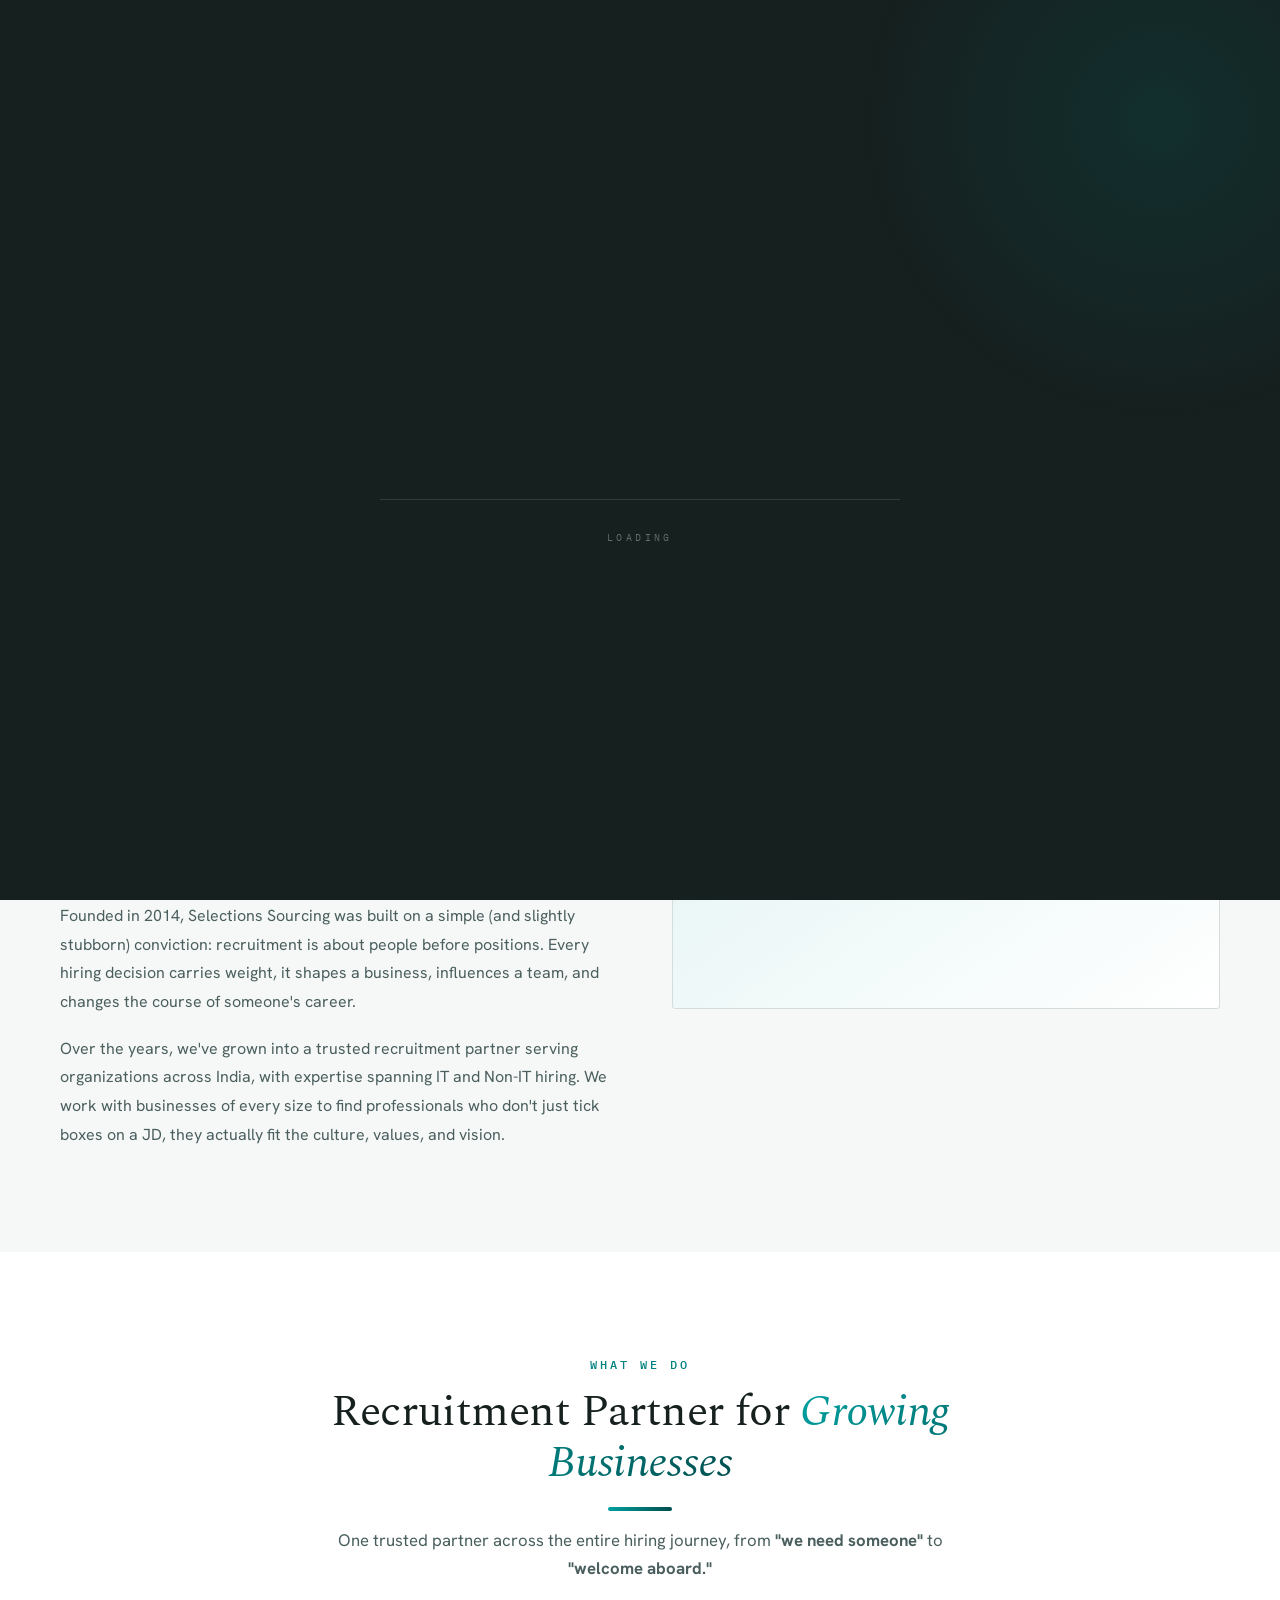
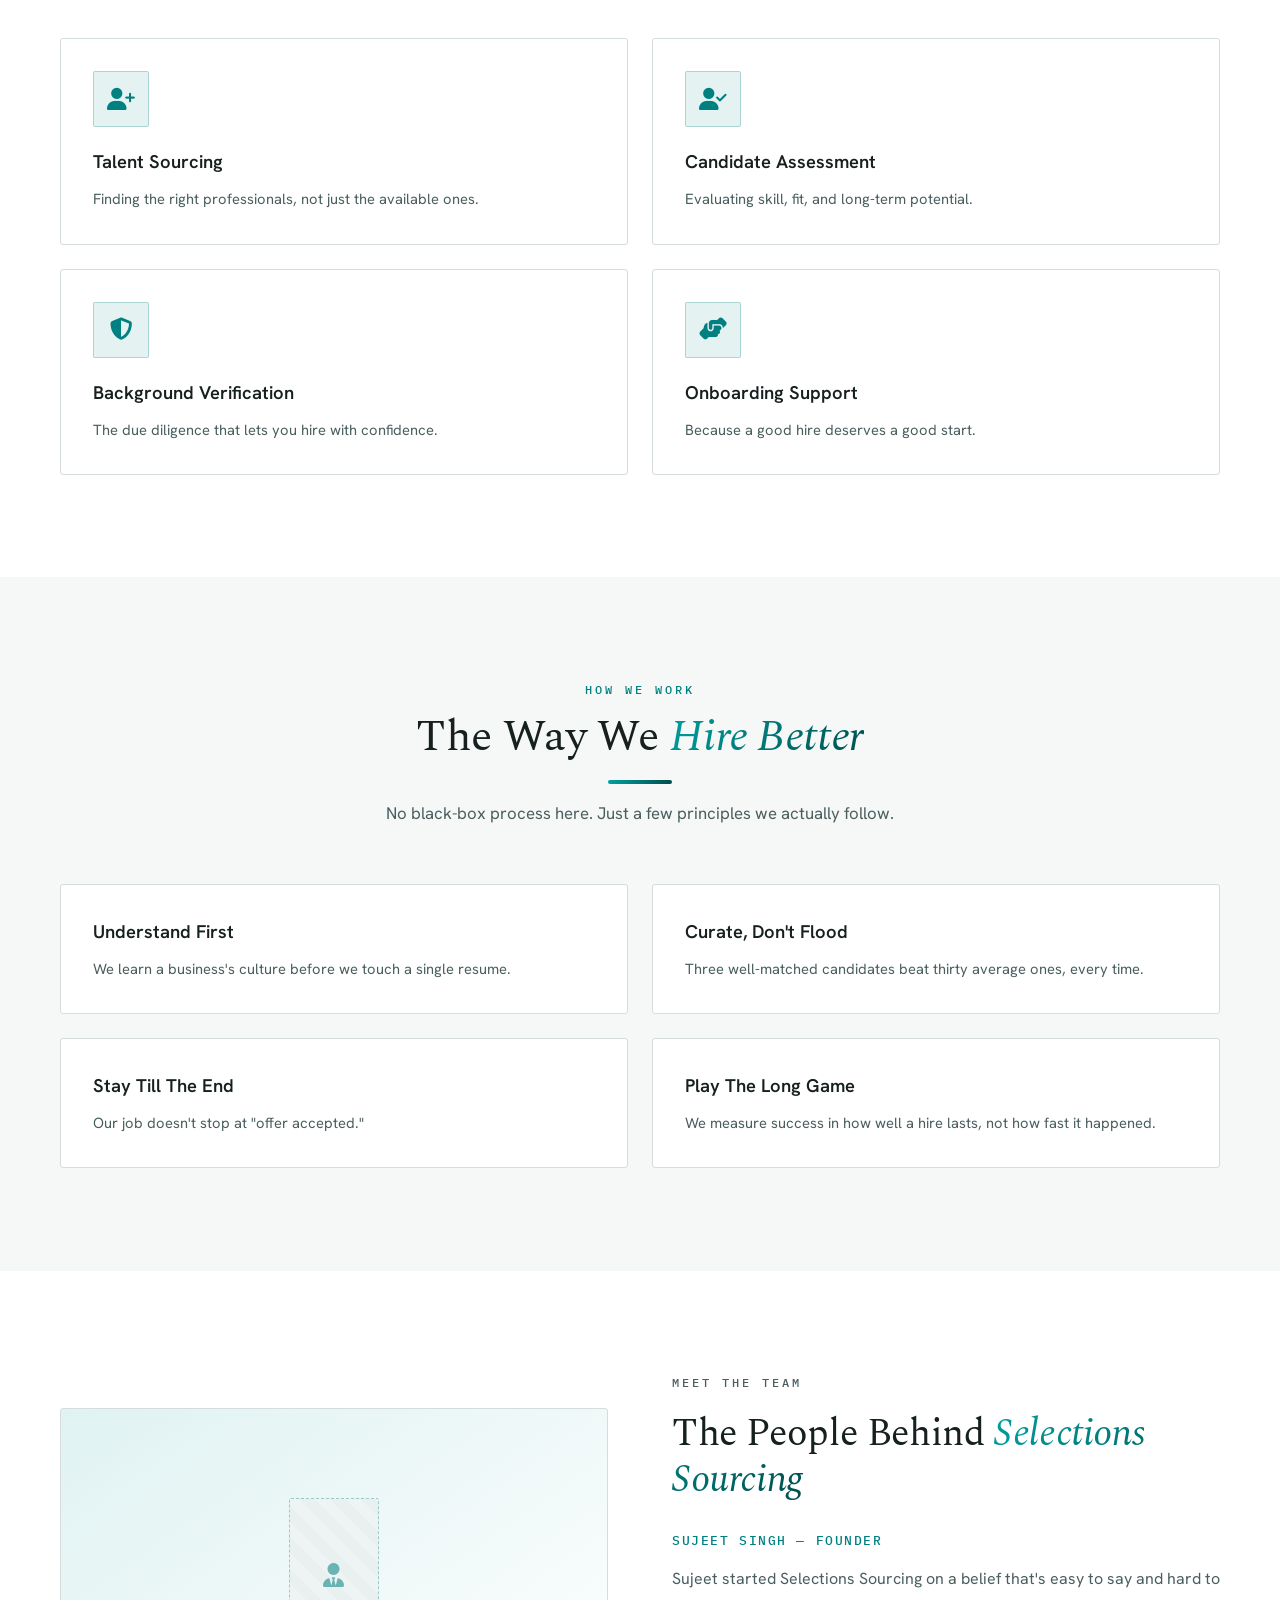
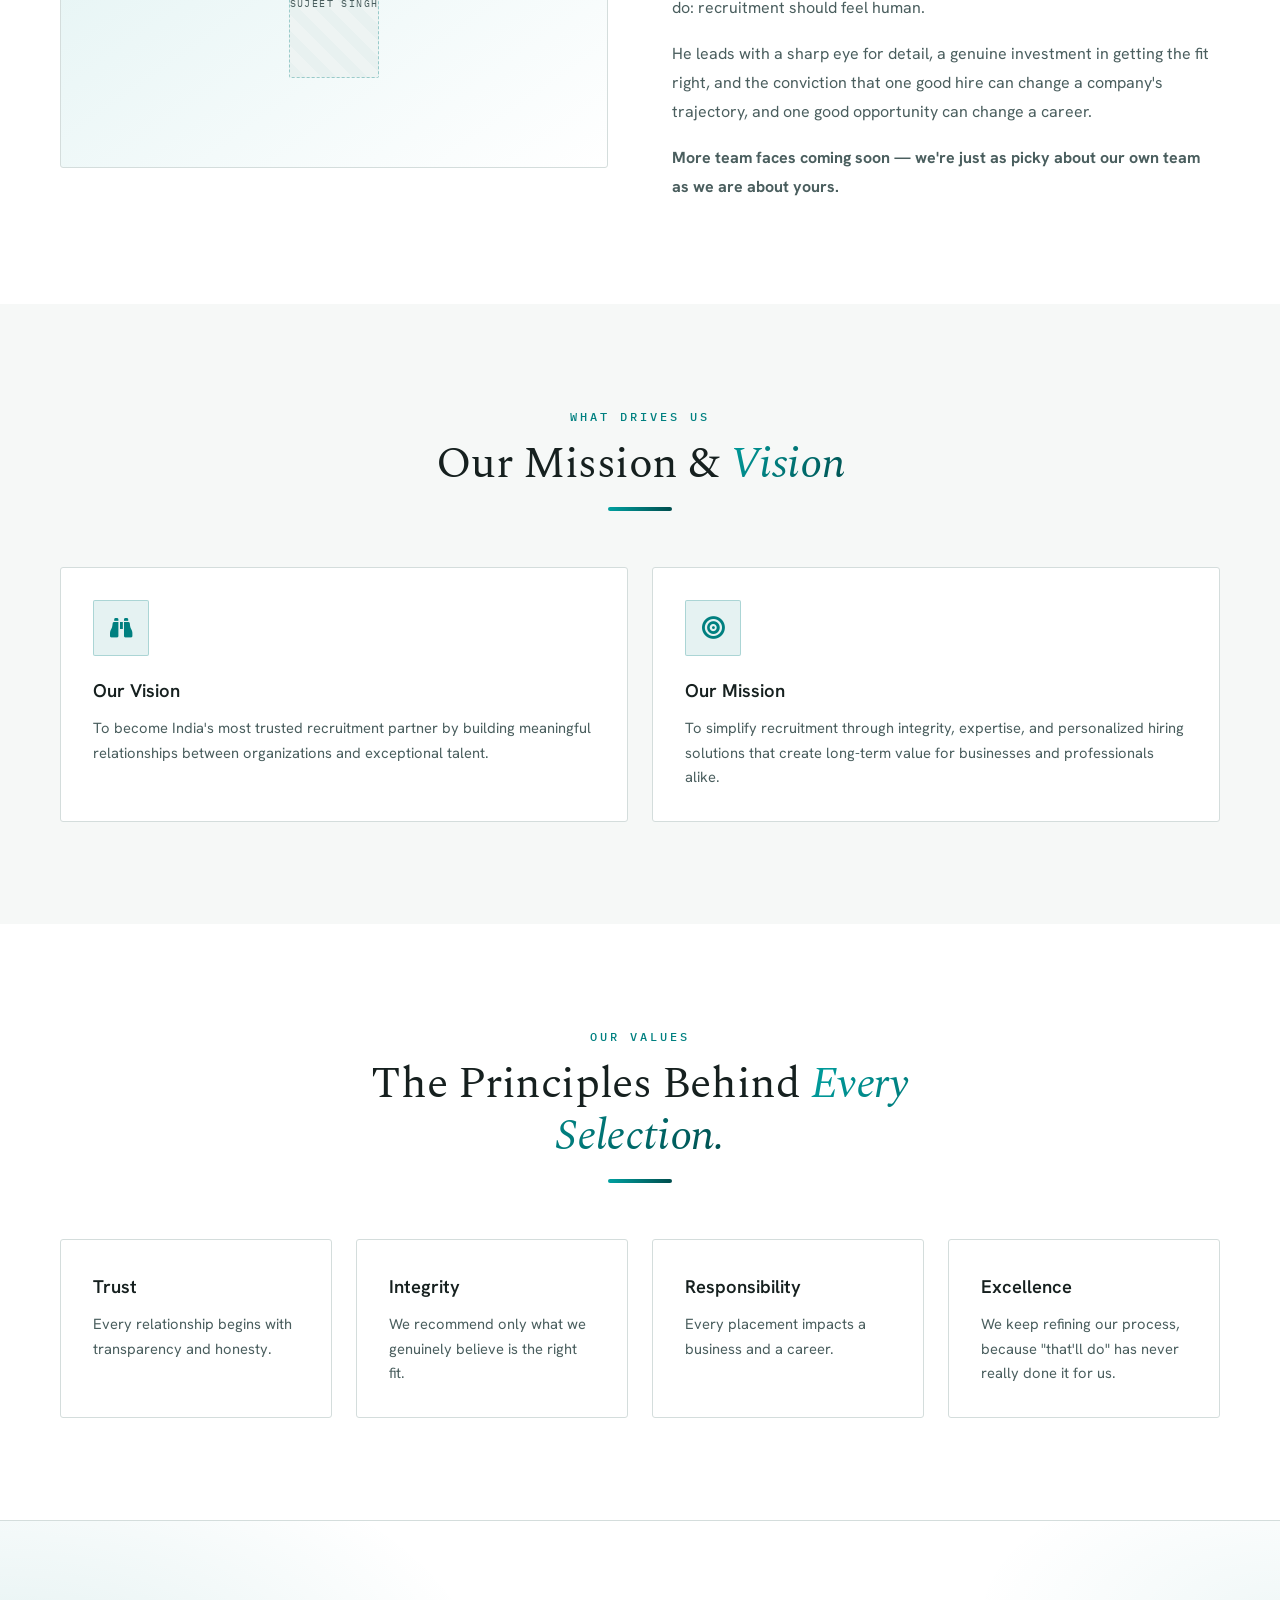
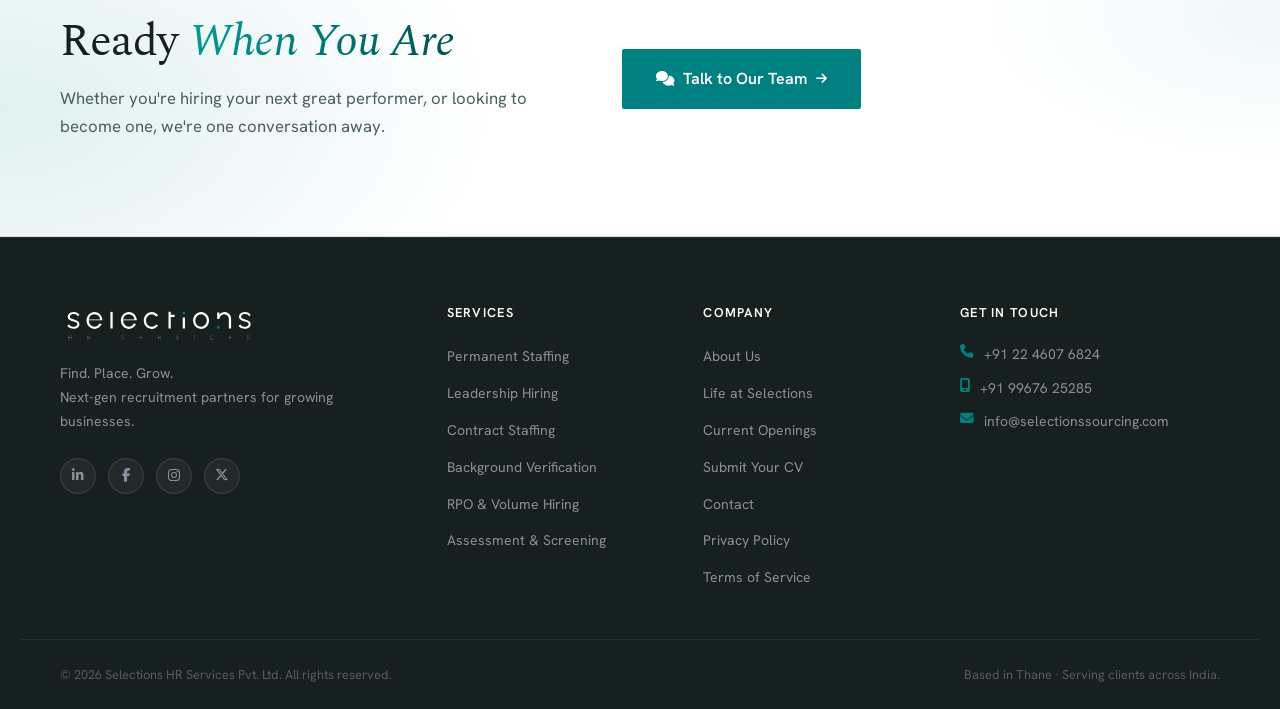
<file: about.html>
<!DOCTYPE html>
<html lang="en-IN">

<head>
  <meta charset="UTF-8" />
  <meta name="viewport" content="width=device-width, initial-scale=1.0" />
  <title>About Us, Selections Sourcing | HR Sourcing & Recruitment, India</title>
  <meta name="description"
    content="Selections Sourcing is a specialist HR sourcing and recruitment agency in India. Learn about our story, mission, values and the team connecting great talent with great companies." />
  <meta name="keywords"
    content="HR sourcing agency India, recruitment agency, talent sourcing, staffing company, about Selections HR, hiring partner India" />
  <meta name="author" content="Selections Sourcing" />
  <meta name="robots" content="index, follow" />
  <meta name="theme-color" content="#008080" />
  <link rel="canonical" href="https://www.selectionssourcing.com/about.html" />

  <!-- ── Open Graph ── -->
  <meta property="og:type" content="website" />
  <meta property="og:site_name" content="Selections Sourcing" />
  <meta property="og:title" content="About Us, Selections Sourcing" />
  <meta property="og:description" content="A specialist HR sourcing and recruitment agency in India. Discover our story, mission and the people behind the placements." />
  <meta property="og:url" content="https://www.selectionssourcing.com/about.html" />
  <meta property="og:image" content="https://www.selectionssourcing.com/selections-logo.png" />
  <meta property="og:locale" content="en_IN" />

  <!-- ── Twitter ── -->
  <meta name="twitter:card" content="summary_large_image" />
  <meta name="twitter:title" content="About Us, Selections Sourcing" />
  <meta name="twitter:description" content="A specialist HR sourcing and recruitment agency in India. Discover our story, mission and team." />
  <meta name="twitter:image" content="https://www.selectionssourcing.com/selections-logo.png" />

  <link rel="icon" type="image/svg+xml" href="favicon.svg" />
  <link rel="icon" type="image/png" href="selections-logo.png" />
  <link rel="apple-touch-icon" href="selections-logo.png" />
  <link rel="preconnect" href="https://fonts.googleapis.com" />
  <link rel="preconnect" href="https://fonts.gstatic.com" crossorigin />
  <link
    href="https://fonts.googleapis.com/css2?family=Hanken+Grotesk:wght@400;500;600;700&family=IBM+Plex+Mono:wght@400;500&family=Spectral:ital,wght@0,300;0,400;0,500;1,300;1,400&display=swap"
    rel="stylesheet" />
  <link rel="stylesheet" href="https://cdnjs.cloudflare.com/ajax/libs/font-awesome/6.5.0/css/all.min.css" />
  <link rel="stylesheet" href="style.css" />
  <script>try{if(sessionStorage.getItem("sel-loaded"))document.documentElement.classList.add("loader-done")}catch(e){}</script><noscript><style>#site-loader{display:none!important}</style></noscript>

  <!-- ── Structured Data ── -->
  <script type="application/ld+json">
  {
    "@context": "https://schema.org",
    "@type": "AboutPage",
    "name": "About Selections Sourcing",
    "url": "https://www.selectionssourcing.com/about.html",
    "description": "Specialist HR sourcing and recruitment agency in India.",
    "publisher": {
      "@type": "EmploymentAgency",
      "name": "Selections Sourcing",
      "url": "https://www.selectionssourcing.com/",
      "logo": "https://www.selectionssourcing.com/selections-logo.png",
      "email": "info@selectionssourcing.com",
      "telephone": "+91-22-4607-6824",
      "areaServed": "IN"
    }
  }
  </script>
  <script type="application/ld+json">
  {
    "@context": "https://schema.org",
    "@type": "BreadcrumbList",
    "itemListElement": [
      { "@type": "ListItem", "position": 1, "name": "Home", "item": "https://www.selectionssourcing.com/" },
      { "@type": "ListItem", "position": 2, "name": "About", "item": "https://www.selectionssourcing.com/about.html" }
    ]
  }
  </script>
</head>

<body>
  <div id="site-loader" role="status" aria-label="Loading"></div>

  <header class="header scrolled" id="header">
    <div class="container header__inner">
      <a href="index.html" class="logo">
        <img src="logo.svg" class="logo__svg" alt="Selections Sourcing" />
      </a>

      <nav class="nav" id="nav">
        <ul class="nav__list">
          <li><a href="index.html#home" class="nav__link">Home</a></li>
          <li><a href="services.html" class="nav__link">Services</a></li>
          <li><a href="about.html" class="nav__link active">About Us</a></li>
          <li><a href="life.html" class="nav__link">Life at Selections</a></li>
          <li><a href="careers.html" class="nav__link">Current Openings</a></li>
          <li><a href="contact.html" class="nav__link">Contact</a></li>
        </ul>
      </nav>

      <div class="header__actions">
        <a href="submit-cv.html" class="btn btn--teal">Submit CV</a>
        <button class="nav__toggle" id="navToggle" aria-label="Toggle menu">
          <span></span><span></span><span></span>
        </button>
      </div>
    </div>
  </header>


  <!-- QUICK NAV — scrollable section shortcuts (mobile) -->
  <nav class="quicknav" aria-label="Quick navigation">
    <div class="quicknav__track">
      <a href="index.html#home" class="quicknav__chip"><i class="fa-solid fa-house"></i> Home</a>
      <a href="services.html" class="quicknav__chip"><i class="fa-solid fa-briefcase"></i> Services</a>
      <a href="about.html" class="quicknav__chip active"><i class="fa-solid fa-building-user"></i> About</a>
      <a href="life.html" class="quicknav__chip"><i class="fa-solid fa-users"></i> Culture</a>
      <a href="careers.html" class="quicknav__chip"><i class="fa-solid fa-magnifying-glass"></i> Openings</a>
      <a href="contact.html" class="quicknav__chip"><i class="fa-solid fa-envelope"></i> Contact</a>
      <a href="submit-cv.html" class="quicknav__chip quicknav__chip--teal"><i class="fa-solid fa-file-arrow-up"></i> Submit CV</a>
    </div>
  </nav>

  <section class="page-hero">
    <div class="page-hero__bg"></div>
    <div class="page-hero__glow"></div>
    <div class="container page-hero__inner">
      <span class="hero__rule" aria-hidden="true"></span>
      <p class="page-hero__eyebrow">Who We Are</p>
      <h1 class="page-hero__title">About <span class="highlight">Selections</span></h1>
      <div class="breadcrumb">
        <a href="index.html">Home</a>
        <i class="fa-solid fa-chevron-right"></i>
        <span>About</span>
      </div>
    </div>
  </section>

  <section class="section">
    <div class="container split">
      <div class="prose">
        <p class="section__eyebrow" style="text-align:left">About Us</p>
        <h2>Every Great Selection <span class="highlight">Begins with Trust.</span></h2>
        <p class="prose__lead">Building Relationships. Strengthening Businesses. Shaping Careers.</p>

        <h3 class="prose__sub">Who We Are</h3>

        <p>We're a specialist HR sourcing and recruitment partner, helping companies across India find the right people
          and helping professionals find the right roles.</p>

        <p>Founded in 2014, Selections Sourcing was built on a simple (and slightly stubborn) conviction: recruitment is about
          people before positions. Every hiring decision carries weight, it shapes a business, influences a team, and
          changes the course of someone's career.</p>

        <p>Over the years, we've grown into a trusted recruitment partner serving organizations across India, with
          expertise spanning IT and Non-IT hiring. We work with businesses of every size to find professionals who don't
          just tick boxes on a JD, they actually fit the culture, values, and vision.</p>
      </div>

      <div class="split__media">
        <img src="logo-teal.svg" alt="Selections Sourcing">
      </div>
    </div>
  </section>

  <section class="section" style="background: var(--bg-2);">
    <div class="container">
      <div class="section__header">
        <p class="section__eyebrow">What We Do</p>
        <h2 class="section__title">Recruitment Partner for <span class="highlight">Growing Businesses</span></h2>
        <p class="section__desc">One trusted partner across the entire hiring journey, from <strong>"we need
            someone"</strong> to <strong>"welcome aboard."</strong></p>
      </div>

      <div class="cards-grid cards-grid--2">
        <div class="info-card">
          <div class="info-card__icon"><i class="fa-solid fa-user-plus"></i></div>
          <h3>Talent Sourcing</h3>
          <p>Finding the right professionals, not just the available ones.</p>
        </div>
        <div class="info-card">
          <div class="info-card__icon"><i class="fa-solid fa-user-check"></i></div>
          <h3>Candidate Assessment</h3>
          <p>Evaluating skill, fit, and long-term potential.</p>
        </div>
        <div class="info-card">
          <div class="info-card__icon"><i class="fa-solid fa-shield-halved"></i></div>
          <h3>Background Verification</h3>
          <p>The due diligence that lets you hire with confidence.</p>
        </div>
        <div class="info-card">
          <div class="info-card__icon"><i class="fa-solid fa-handshake-angle"></i></div>
          <h3>Onboarding Support</h3>
          <p>Because a good hire deserves a good start.</p>
        </div>
      </div>
    </div>
  </section>

  <section class="section">
    <div class="container">
      <div class="section__header">
        <p class="section__eyebrow">How We Work</p>
        <h2 class="section__title">The Way We <span class="highlight">Hire Better</span></h2>
        <p class="section__desc">No black-box process here. Just a few principles we actually follow.</p>
      </div>

      <div class="cards-grid cards-grid--2">
        <div class="info-card">
          <h3>Understand First</h3>
          <p>We learn a business's culture before we touch a single resume.</p>
        </div>
        <div class="info-card">
          <h3>Curate, Don't Flood</h3>
          <p>Three well-matched candidates beat thirty average ones, every time.</p>
        </div>
        <div class="info-card">
          <h3>Stay Till The End</h3>
          <p>Our job doesn't stop at "offer accepted."</p>
        </div>
        <div class="info-card">
          <h3>Play The Long Game</h3>
          <p>We measure success in how well a hire lasts, not how fast it happened.</p>
        </div>
      </div>
    </div>
  </section>

  <section class="section" style="background: var(--bg-2);">
    <div class="container split">
      <div class="split__media"><div class="photo-ph"><i class="fa-solid fa-user-tie"></i><span>Sujeet Singh</span></div></div>
      <div class="prose">
        <p class="section__eyebrow" style="text-align:left">Meet The Team</p>
        <h2>The People Behind <span class="highlight">Selections Sourcing</span></h2>
        <h3 class="prose__sub">Sujeet Singh — Founder</h3>
        <p>Sujeet started Selections Sourcing on a belief that's easy to say and hard to do: recruitment should feel human.
        </p>
        <p>He leads with a sharp eye for detail, a genuine investment in getting the fit right, and the conviction that
          one good hire can change a company's trajectory, and one good opportunity can change a career.</p>
        <p><strong>More team faces coming soon — we're just as picky about our own team as we are about yours.</strong>
        </p>
      </div>
    </div>
  </section>

  <section class="section">
    <div class="container">
      <div class="section__header">
        <p class="section__eyebrow">What Drives Us</p>
        <h2 class="section__title">Our Mission & <span class="highlight">Vision</span></h2>
      </div>
      <div class="cards-grid cards-grid--2">
        <div class="info-card">
          <div class="info-card__icon"><i class="fa-solid fa-binoculars"></i></div>
          <h3>Our Vision</h3>
          <p>To become India's most trusted recruitment partner by building meaningful relationships between
            organizations and exceptional talent.</p>
        </div>
        <div class="info-card">
          <div class="info-card__icon"><i class="fa-solid fa-bullseye"></i></div>
          <h3>Our Mission</h3>
          <p>To simplify recruitment through integrity, expertise, and personalized hiring solutions that create
            long-term value for businesses and professionals alike.</p>
        </div>
      </div>
    </div>
  </section>

  <section class="section" style="background: var(--bg-2);">
    <div class="container">
      <div class="section__header">
        <p class="section__eyebrow">Our Values</p>
        <h2 class="section__title">The Principles Behind <span class="highlight">Every Selection.</span></h2>
      </div>

      <div class="cards-grid cards-grid--4">
        <div class="info-card">
          <h3>Trust</h3>
          <p>Every relationship begins with transparency and honesty.</p>
        </div>
        <div class="info-card">
          <h3>Integrity</h3>
          <p>We recommend only what we genuinely believe is the right fit.</p>
        </div>
        <div class="info-card">
          <h3>Responsibility</h3>
          <p>Every placement impacts a business and a career.</p>
        </div>
        <div class="info-card">
          <h3>Excellence</h3>
          <p>We keep refining our process, because "that'll do" has never really done it for us.</p>
        </div>
      </div>
    </div>
  </section>

  <section class="cta-banner">
    <div class="container cta-banner__inner">
      <div class="cta-banner__left">
        <h2>Ready <span class="highlight">When You Are</span></h2>
        <p>Whether you're hiring your next great performer, or looking to become one, we're one conversation away.</p>
      </div>
      <div class="cta-banner__right">
        <a href="contact.html" class="btn btn--teal btn--lg">Talk to Our Team</a>
      </div>
    </div>
  </section>

  <footer class="footer">
    <div class="container footer__grid">
      <div class="footer__brand">
        <img src="logo-white.svg" class="footer__logo" alt="Selections Sourcing" />
        <p class="footer__tagline">Find. Place. Grow.<br />Next-gen recruitment partners for growing businesses.</p>
        <div class="footer__socials">
          <a href="#" aria-label="LinkedIn"><i class="fa-brands fa-linkedin-in"></i></a>
          <a href="#" aria-label="Facebook"><i class="fa-brands fa-facebook-f"></i></a>
          <a href="#" aria-label="Instagram"><i class="fa-brands fa-instagram"></i></a>
          <a href="#" aria-label="Twitter/X"><i class="fa-brands fa-x-twitter"></i></a>
        </div>
      </div>
      <div class="footer__col">
        <h5>Services</h5>
        <ul>
          <li><a href="services.html">Permanent Staffing</a></li>
          <li><a href="services.html">Leadership Hiring</a></li>
          <li><a href="services.html">Contract Staffing</a></li>
          <li><a href="services.html">Background Verification</a></li>
          <li><a href="services.html">RPO &amp; Volume Hiring</a></li>
          <li><a href="services.html">Assessment &amp; Screening</a></li>
        </ul>
      </div>
      <div class="footer__col">
        <h5>Company</h5>
        <ul>
          <li><a href="about.html">About Us</a></li>
          <li><a href="life.html">Life at Selections</a></li>
          <li><a href="careers.html">Current Openings</a></li>
          <li><a href="submit-cv.html">Submit Your CV</a></li>
          <li><a href="contact.html">Contact</a></li>
          <li><a href="#">Privacy Policy</a></li>
          <li><a href="#">Terms of Service</a></li>
        </ul>
      </div>
      <div class="footer__col">
        <h5>Get In Touch</h5>
        <ul class="footer__contact">
          <li><i class="fa-solid fa-phone"></i> +91 22 4607 6824</li>
          <li><i class="fa-solid fa-mobile-screen"></i> +91 99676 25285</li>
          <li><i class="fa-solid fa-envelope"></i> info@selectionssourcing.com</li>
        </ul>
      </div>
    </div>
    <div class="footer__bottom">
      <div class="container footer__bottom-inner">
        <p>&copy; 2026 Selections HR Services Pvt. Ltd. All rights reserved.</p>
        <p>Based in Thane &middot; Serving clients across India.</p>
      </div>
    </div>
  </footer>

  <script src="script.js"></script>
</body>

</html>
</file>
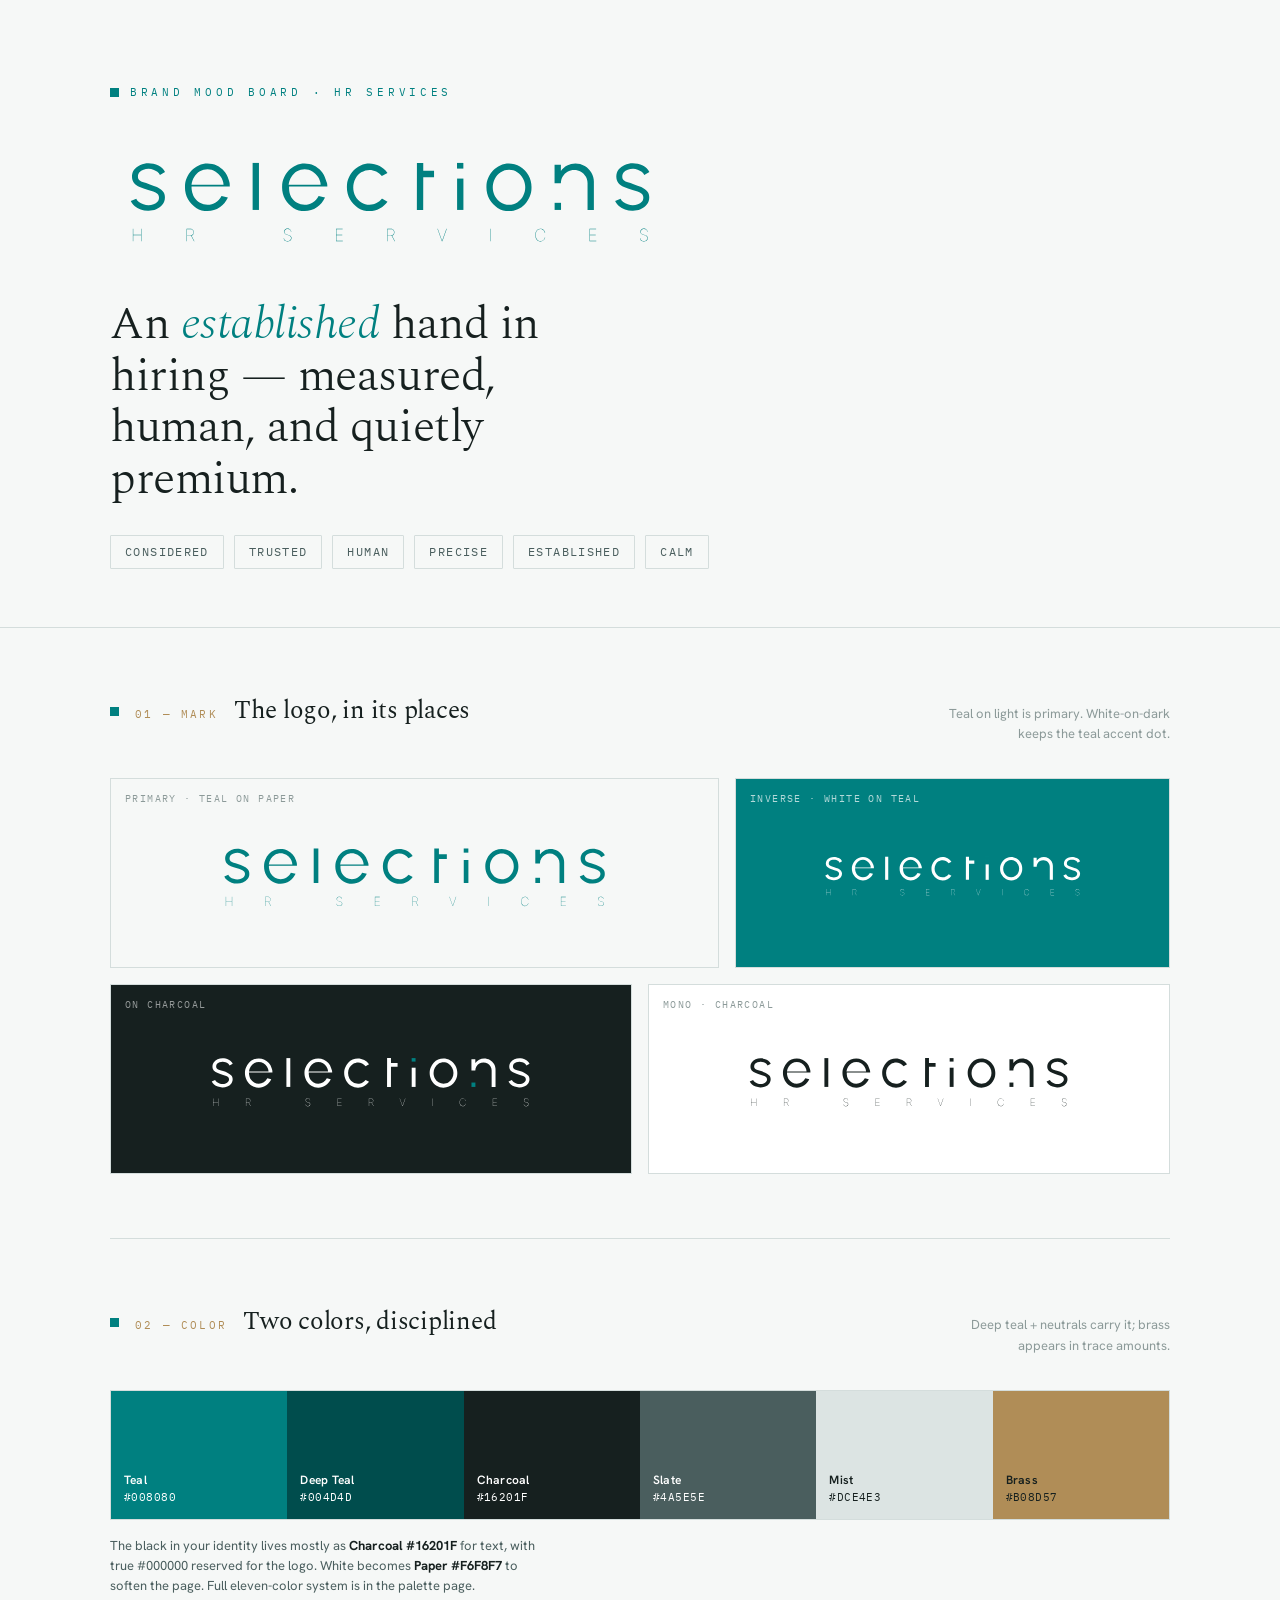
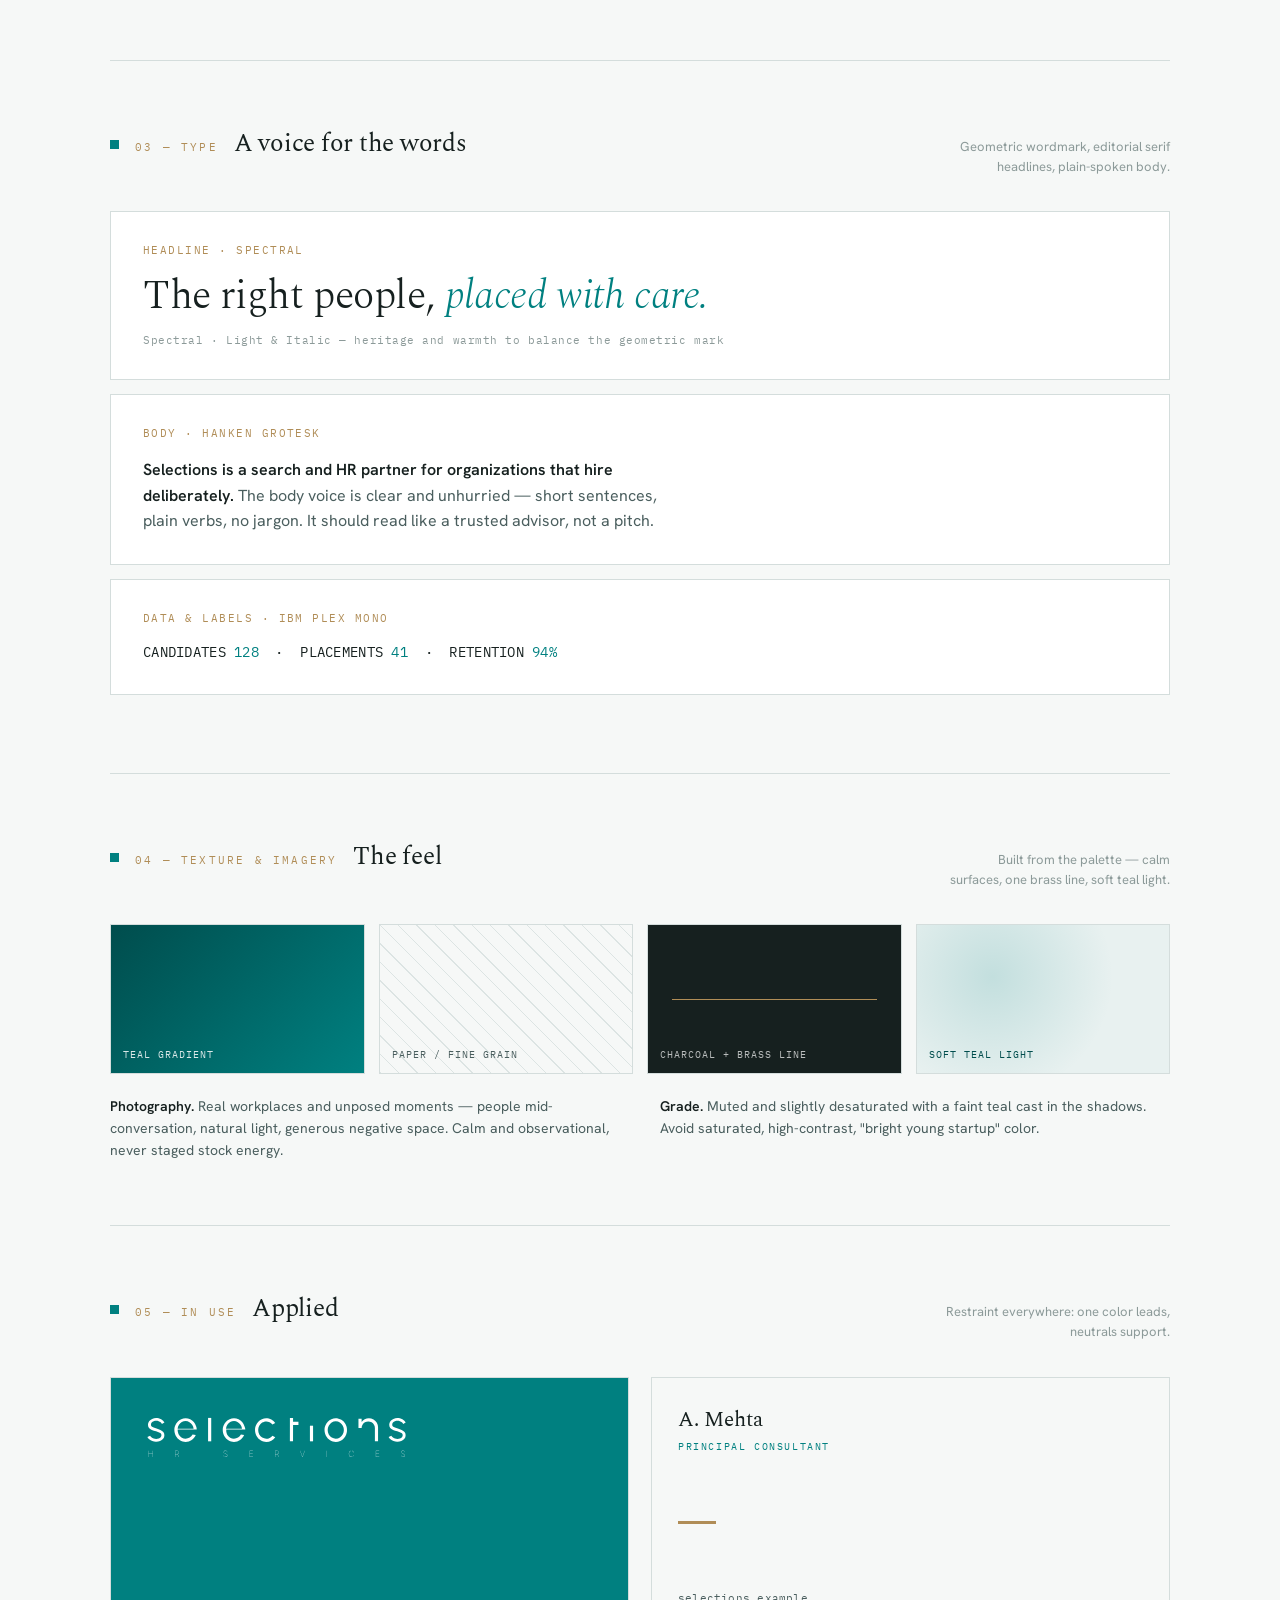
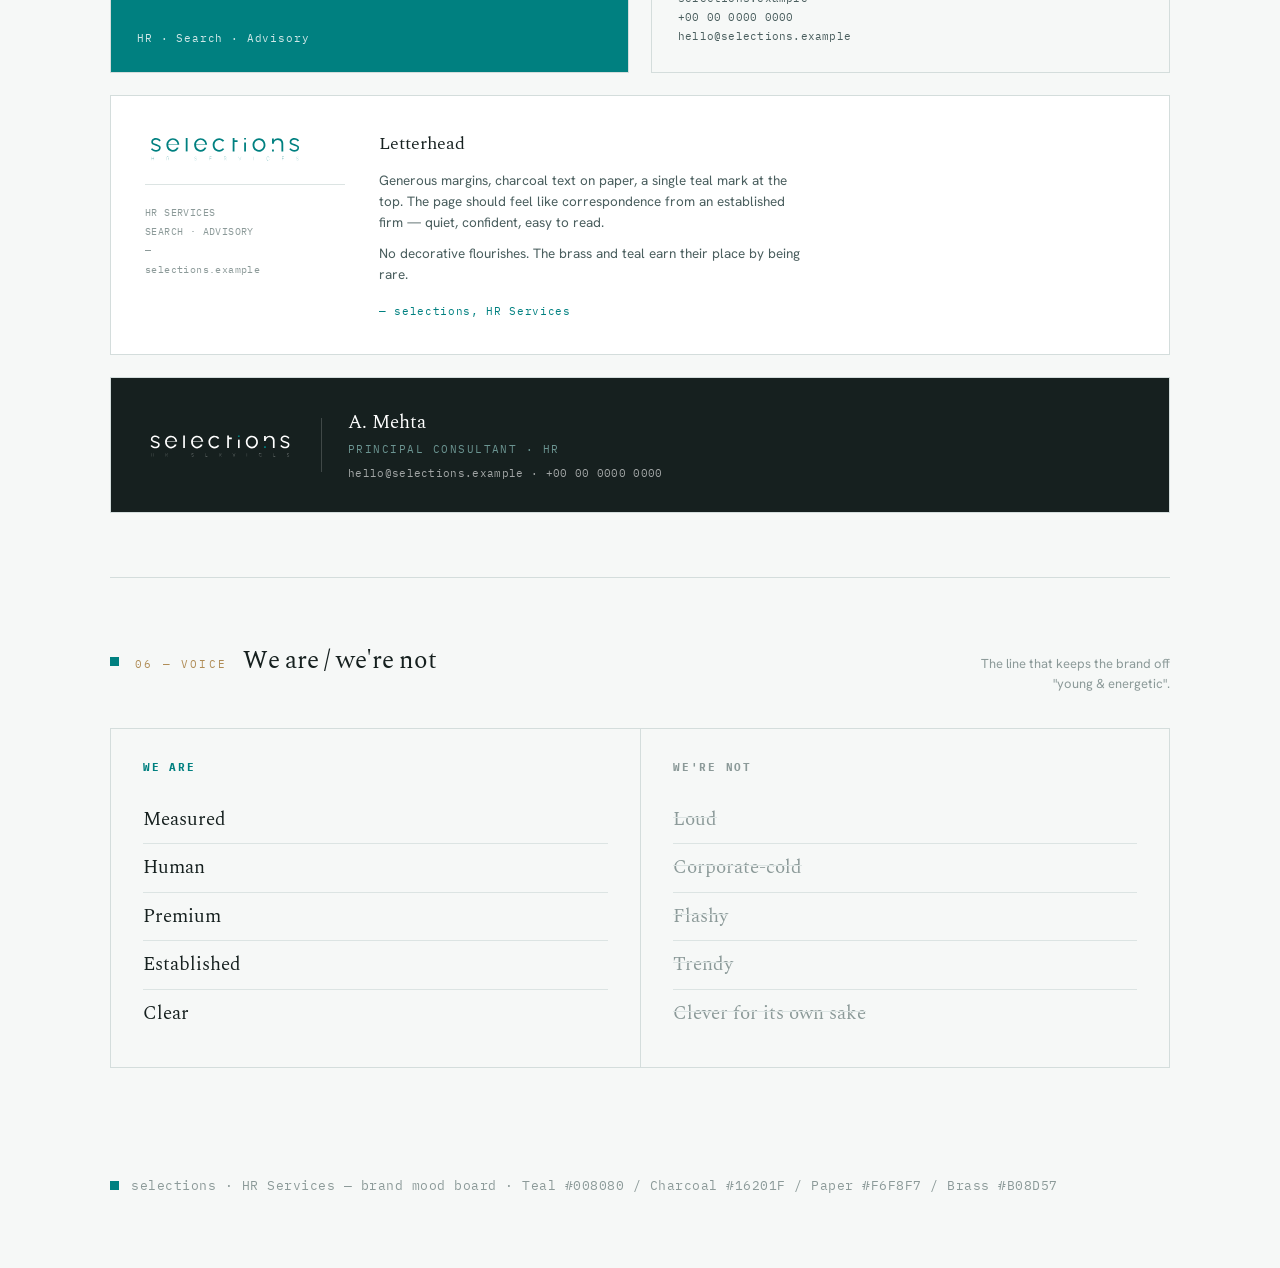
<file: brand-mood-board.html>
<!DOCTYPE html>
<html lang="en">
<head>
<meta charset="UTF-8">
<meta name="viewport" content="width=device-width, initial-scale=1.0">
<title>selections — Brand Mood Board</title>
<link rel="preconnect" href="https://fonts.googleapis.com">
<link rel="preconnect" href="https://fonts.gstatic.com" crossorigin>
<link href="https://fonts.googleapis.com/css2?family=Spectral:ital,wght@0,300;0,400;0,500;1,400&family=Hanken+Grotesk:wght@400;500;600&family=IBM+Plex+Mono:wght@400;500&display=swap" rel="stylesheet">
<style>
  :root{
    --teal:#008080; --deep-teal:#004D4D; --sage:#6B9491; --mist-teal:#E8F1F0;
    --black:#000; --charcoal:#16201F; --slate:#4A5E5E; --stone:#8C9A99;
    --mist:#DCE4E3; --paper:#F6F8F7; --white:#FFF; --brass:#B08D57;
    --rule:#D4DDDC;
    --serif:"Spectral",Georgia,serif;
    --sans:"Hanken Grotesk",system-ui,sans-serif;
    --mono:"IBM Plex Mono",ui-monospace,monospace;
  }
  *{box-sizing:border-box;margin:0;padding:0}
  body{background:var(--paper);color:var(--charcoal);font-family:var(--sans);line-height:1.55;-webkit-font-smoothing:antialiased}
  .wrap{max-width:1120px;margin:0 auto;padding:0 30px}
  svg{display:block}

  /* accent square motif, pulled from the logo's i-dot */
  .dot{display:inline-block;width:9px;height:9px;background:var(--teal);vertical-align:middle}

  .eyebrow{font-family:var(--mono);font-size:11px;letter-spacing:.34em;text-transform:uppercase;color:var(--teal);display:flex;align-items:center;gap:11px}

  /* ---------- HERO ---------- */
  .hero{padding:84px 0 58px;border-bottom:1px solid var(--rule)}
  .hero .logo{width:min(560px,86%);color:var(--teal);margin:34px 0 40px}
  .hero h1{font-family:var(--serif);font-weight:300;font-size:clamp(28px,4.6vw,46px);line-height:1.12;letter-spacing:-.01em;max-width:20ch}
  .hero h1 em{font-style:italic;color:var(--teal)}
  .keywords{display:flex;flex-wrap:wrap;gap:10px;margin-top:30px}
  .kw{font-family:var(--mono);font-size:11.5px;letter-spacing:.12em;text-transform:uppercase;color:var(--slate);border:1px solid var(--rule);padding:7px 14px;border-radius:1px}

  section{padding:64px 0;border-bottom:1px solid var(--rule)}
  .sec-head{display:flex;align-items:baseline;gap:16px;margin-bottom:34px}
  .sec-head .dot{transform:translateY(-2px)}
  .sec-kicker{font-family:var(--mono);font-size:11px;color:var(--brass);letter-spacing:.2em;text-transform:uppercase}
  .sec-title{font-family:var(--serif);font-weight:400;font-size:25px;letter-spacing:-.01em}
  .sec-note{margin-left:auto;font-size:13px;color:var(--stone);max-width:32ch;text-align:right}

  /* ---------- LOGO SYSTEM ---------- */
  .logo-grid{display:grid;grid-template-columns:1.4fr 1fr;gap:16px}
  .lcell{border:1px solid var(--rule);min-height:190px;display:flex;align-items:center;justify-content:center;padding:40px;position:relative}
  .lcell .tag{position:absolute;left:14px;top:12px;font-family:var(--mono);font-size:10px;letter-spacing:.14em;text-transform:uppercase}
  .lcell svg{width:78%}
  .l-paper{background:var(--paper)} .l-paper svg{color:var(--teal)} .l-paper .tag{color:var(--stone)}
  .l-teal{background:var(--teal)} .l-teal svg{color:#fff} .l-teal .tag{color:rgba(255,255,255,.7)}
  .l-black{background:var(--charcoal)} .l-black svg{color:#fff} .l-black .tag{color:rgba(255,255,255,.55)}
  .l-mono{background:#fff} .l-mono svg{color:var(--charcoal)} .l-mono .tag{color:var(--stone)}
  .l-row{display:grid;grid-template-columns:1fr 1fr;gap:16px;margin-top:16px}

  /* ---------- COLOR ---------- */
  .pal{display:grid;grid-template-columns:repeat(6,1fr);gap:0;border:1px solid var(--rule)}
  .pc{min-height:128px;display:flex;flex-direction:column;justify-content:flex-end;padding:13px}
  .pc span{font-family:var(--mono);font-size:10.5px;letter-spacing:.04em;line-height:1.5}
  .pc .nm{font-family:var(--sans);font-weight:600;font-size:12px;letter-spacing:.02em;margin-bottom:1px}
  .pal-sub{margin-top:16px;font-size:13px;color:var(--slate);max-width:62ch}
  @media(max-width:760px){.pal{grid-template-columns:repeat(3,1fr)}}

  /* ---------- TYPE ---------- */
  .type-block{border:1px solid var(--rule);padding:30px 32px;margin-bottom:14px;background:#fff}
  .type-label{font-family:var(--mono);font-size:10.5px;letter-spacing:.14em;text-transform:uppercase;color:var(--brass);margin-bottom:16px}
  .t-serif{font-family:var(--serif);font-weight:300;font-size:clamp(26px,4vw,40px);line-height:1.08;letter-spacing:-.01em;color:var(--charcoal)}
  .t-serif em{font-style:italic;color:var(--teal)}
  .t-meta{font-family:var(--mono);font-size:11px;color:var(--stone);margin-top:14px;letter-spacing:.05em}
  .t-body{font-size:16px;color:var(--slate);max-width:60ch;line-height:1.6}
  .t-body strong{color:var(--charcoal);font-weight:600}
  .t-mono{font-family:var(--mono);font-size:14px;color:var(--charcoal);letter-spacing:.02em}
  .t-mark{color:var(--teal)}

  /* ---------- TEXTURE / IMAGERY ---------- */
  .tex-grid{display:grid;grid-template-columns:repeat(4,1fr);gap:14px}
  .tex{height:150px;border:1px solid var(--rule);position:relative;overflow:hidden}
  .tex .cap{position:absolute;left:12px;bottom:11px;font-family:var(--mono);font-size:10px;letter-spacing:.1em;text-transform:uppercase}
  .x1{background:linear-gradient(135deg,var(--deep-teal),var(--teal))} .x1 .cap{color:rgba(255,255,255,.85)}
  .x2{background:var(--paper);background-image:repeating-linear-gradient(45deg,var(--mist) 0 1px,transparent 1px 13px)} .x2 .cap{color:var(--slate)}
  .x3{background:var(--charcoal)} .x3 .cap{color:rgba(255,255,255,.7)}
  .x3::after{content:"";position:absolute;left:24px;right:24px;top:50%;height:1px;background:var(--brass)}
  .x4{background:var(--mist-teal)} .x4 .cap{color:var(--deep-teal)}
  .x4::before{content:"";position:absolute;inset:0;background:radial-gradient(circle at 30% 35%,rgba(0,128,128,.16),transparent 60%)}
  .img-dir{margin-top:22px;display:grid;grid-template-columns:1fr 1fr;gap:22px 40px}
  .img-dir p{font-size:14px;color:var(--slate)} .img-dir b{color:var(--charcoal);font-weight:600}
  @media(max-width:760px){.tex-grid{grid-template-columns:repeat(2,1fr)}.img-dir{grid-template-columns:1fr}}

  /* ---------- IN USE ---------- */
  .use-grid{display:grid;grid-template-columns:1fr 1fr;gap:22px}
  .card{aspect-ratio:1.75/1;border:1px solid var(--rule);padding:26px;display:flex;flex-direction:column;justify-content:space-between;position:relative}
  .card.front{background:var(--teal)} .card.front svg{width:60%;color:#fff}
  .card.front .ln{font-family:var(--mono);font-size:10.5px;color:rgba(255,255,255,.82);letter-spacing:.08em}
  .card.back{background:var(--paper)}
  .card.back .nm{font-family:var(--serif);font-size:21px;color:var(--charcoal)}
  .card.back .ti{font-family:var(--mono);font-size:10px;letter-spacing:.16em;text-transform:uppercase;color:var(--teal);margin-top:3px}
  .card.back .contact{font-family:var(--mono);font-size:10.5px;color:var(--slate);line-height:1.8;letter-spacing:.02em}
  .card.back .bar{height:3px;width:38px;background:var(--brass)}

  .letter{border:1px solid var(--rule);background:#fff;padding:34px;grid-column:1/-1;display:grid;grid-template-columns:200px 1fr;gap:34px;align-items:start}
  .letter .lhead svg{width:160px;color:var(--teal)}
  .letter .lhead .rule{height:1px;background:var(--mist);margin:18px 0}
  .letter .lhead .meta{font-family:var(--mono);font-size:10px;color:var(--stone);line-height:1.9;letter-spacing:.04em}
  .letter .lbody h4{font-family:var(--serif);font-weight:400;font-size:18px;color:var(--charcoal);margin-bottom:12px}
  .letter .lbody p{font-size:13.5px;color:var(--slate);max-width:54ch;margin-bottom:10px}
  .letter .lbody .sig{font-family:var(--mono);font-size:11px;color:var(--teal);letter-spacing:.06em;margin-top:18px}

  .sig-block{grid-column:1/-1;border:1px solid var(--rule);background:var(--charcoal);padding:30px 34px;display:flex;align-items:center;gap:26px;flex-wrap:wrap}
  .sig-block svg{width:150px;color:#fff;flex:none}
  .sig-block .divv{width:1px;height:54px;background:rgba(255,255,255,.18)}
  .sig-block .who .n{font-family:var(--serif);font-size:19px;color:#fff}
  .sig-block .who .r{font-family:var(--mono);font-size:10.5px;letter-spacing:.14em;text-transform:uppercase;color:var(--sage);margin-top:4px}
  .sig-block .who .c{font-family:var(--mono);font-size:10.5px;color:rgba(255,255,255,.6);margin-top:8px;letter-spacing:.03em}
  @media(max-width:760px){.use-grid{grid-template-columns:1fr}.letter{grid-template-columns:1fr}}

  /* ---------- VOICE ---------- */
  .voice{display:grid;grid-template-columns:1fr 1fr;gap:0;border:1px solid var(--rule)}
  .vcol{padding:30px 32px}
  .vcol + .vcol{border-left:1px solid var(--rule)}
  .vcol h5{font-family:var(--mono);font-size:11px;letter-spacing:.16em;text-transform:uppercase;margin-bottom:20px}
  .v-are h5{color:var(--teal)} .v-not h5{color:var(--stone)}
  .vcol ul{list-style:none}
  .vcol li{font-family:var(--serif);font-size:19px;color:var(--charcoal);padding:9px 0;border-bottom:1px solid var(--mist)}
  .vcol li:last-child{border-bottom:none}
  .v-not li{color:var(--stone);text-decoration:line-through;text-decoration-color:var(--mist)}
  @media(max-width:600px){.voice{grid-template-columns:1fr}.vcol + .vcol{border-left:none;border-top:1px solid var(--rule)}}

  footer{padding:44px 0 72px;color:var(--stone);font-size:12.5px;font-family:var(--mono);letter-spacing:.04em;display:flex;align-items:center;gap:12px;flex-wrap:wrap}
</style>
</head>
<body>

<header class="hero">
  <div class="wrap">
    <div class="eyebrow"><span class="dot"></span> Brand Mood Board · HR Services</div>
    <div class="logo"><svg fill="currentColor" xmlns="http://www.w3.org/2000/svg" xmlns:i="http://ns.adobe.com/AdobeIllustrator/10.0/" version="1.1" viewBox="0 0 1920 426">
  
  
  <path  d="M1790.4,259.8c-8.5-.2-16.7-1.8-24.7-4.6-8-2.9-15.1-6.8-21-11.8-6-4.9-10.3-10.6-12.8-16.9l18.7-8c1.6,4,4.7,7.7,9.1,11.1,4.5,3.3,9.7,6,15.5,8,5.8,2,11.5,2.9,17.2,2.9s12.2-1,17.6-3.1c5.5-2.1,9.9-5,13.3-8.8,3.5-3.9,5.3-8.5,5.3-13.8s-1.9-10.1-5.6-13.3c-3.7-3.3-8.4-5.9-14.1-7.7-5.7-2-11.5-3.8-17.5-5.6-10.9-3-20.6-6.3-28.9-9.9-8.4-3.6-14.9-8.2-19.6-13.8-4.6-5.7-7-12.9-7-21.8s2.6-17.5,7.9-24.3c5.4-6.9,12.3-12.2,20.9-15.9,8.7-3.8,17.9-5.7,27.7-5.7s24,2.7,34.3,8.2c10.4,5.5,17.9,12.7,22.6,21.8l-17.5,10.4c-1.9-4.2-4.8-7.9-8.8-11-4-3.1-8.6-5.5-13.8-7.3-5.1-1.8-10.2-2.7-15.5-2.8-6.6-.1-12.7.9-18.4,2.9-5.7,2-10.3,4.9-13.8,8.8-3.4,3.9-5.1,8.7-5.1,14.4s1.7,10,5.1,13c3.4,2.9,8,5.3,13.8,7.1,5.9,1.8,12.5,3.8,19.8,6.2,9.4,3,18.2,6.4,26.4,10.2s14.9,8.6,20,14.2c5.1,5.7,7.5,12.8,7.4,21.5,0,9.3-2.8,17.4-8.4,24.3-5.6,6.9-12.8,12.2-21.7,15.9-8.9,3.6-18.4,5.3-28.5,4.9Z"/>
  <path  d="M1659,161.1v95.7h-21.7v-91.4c0-8.5-2.1-16.1-6.2-23-4.1-6.9-9.6-12.4-16.5-16.6-6.9-4.1-14.6-6.2-23-6.2s-16,2.1-23,6.2c-6.9,4.1-12.4,9.6-16.5,16.6-4.1,6.9-6.2,14.6-6.2,23h-21.7v-63.3h21.7v21.3c5.5-7.8,12.6-14.1,21.3-18.7,8.8-4.6,18.3-7,28.6-7s22.3,2.8,31.9,8.5c9.6,5.7,17.2,13.3,22.9,22.9,5.7,9.6,8.5,20.2,8.5,31.9Z"/>
  <path  d="M1368,260.9c-14.2,0-27.2-3.7-39-11-11.7-7.3-21-17.1-28-29.4-6.9-12.4-10.4-26-10.4-41s2-21.9,6-31.7c4-9.9,9.5-18.6,16.6-26,7.1-7.5,15.4-13.4,24.7-17.6,9.4-4.2,19.4-6.3,30-6.3s27.2,3.7,38.8,11c11.8,7.3,21.1,17.2,28,29.5,7,12.4,10.5,26.1,10.5,41.1s-2,21.8-6,31.6c-4,9.8-9.6,18.5-16.7,26-7,7.4-15.2,13.3-24.6,17.5-9.3,4.2-19.3,6.3-30,6.3ZM1368,239.2c10.5,0,20-2.7,28.3-8.2,8.5-5.6,15.1-12.9,20-22,4.9-9.1,7.4-18.9,7.4-29.5s-2.5-20.8-7.4-29.9c-5-9.2-11.7-16.5-20.1-22-8.4-5.5-17.7-8.2-28.1-8.2s-20,2.8-28.5,8.4c-8.4,5.5-15,12.7-20,21.8-4.8,9.1-7.3,19-7.3,29.9s2.5,21.2,7.6,30.3c5.1,9,11.8,16.1,20.3,21.5,8.5,5.3,17.7,7.9,27.8,7.9Z"/>
  <path  d="M1190,149.4h21.7v107.5h-21.7v-107.5Z"/>
  <path  d="M1189.8,95.7h21.7v19.5h-21.7v-19.5Z"/>
  <path  d="M1524.4,232.5h22v24.4h-22v-24.4Z"/>
  <path  d="M1111,144.5h-37l-.2,112.3h-21.7l.2-133v-28.2h21.7v27.2h37v21.7Z"/>
  <path  d="M932.1,218.1l19.3,10.5c-7,9.8-15.9,17.6-26.8,23.5-10.7,5.9-22.4,8.8-35,8.8s-27.2-3.7-39-11c-11.7-7.3-21-17.1-28-29.4-6.9-12.4-10.4-26-10.4-41s2-21.9,6-31.7c4-9.9,9.5-18.6,16.6-26,7.1-7.5,15.4-13.4,24.7-17.6,9.4-4.2,19.4-6.3,30-6.3s24.2,2.9,35,8.8c10.8,5.9,19.7,13.8,26.8,23.7l-19.3,10.4c-5.4-6.8-11.8-12-19.3-15.6-7.5-3.7-15.2-5.6-23-5.6s-19.9,2.8-28.3,8.4c-8.5,5.5-15.2,12.7-20.1,21.8-4.8,9.1-7.3,19-7.3,29.9s2.5,20.8,7.4,29.9c5.1,9.1,11.8,16.3,20.3,21.8,8.5,5.4,17.8,8,28,8s16.4-2,23.8-5.9c7.4-3.9,13.6-9,18.6-15.3Z"/>
  <path  d="M667.4,260.9c-14.2,0-27.2-3.7-39-11-11.6-7.3-21-17.1-28-29.4-6.9-12.4-10.4-26-10.4-41s2-21.9,6-31.7c4-9.9,9.5-18.6,16.5-26,7.1-7.5,15.4-13.4,24.7-17.6,9.4-4.2,19.4-6.3,30-6.3s22,2.3,31.6,6.8c9.7,4.5,18,10.9,24.9,19,7,8.1,12.3,17.7,15.8,28.6,3.6,10.9,5.7,11.8,5.7,24h-131.2c-.6,19.7,3.9,29.7,8.1,37.7,5.1,7.7,11.4,13.9,19.2,18.4,7.8,4.4,16.5,6.7,26,6.8,10.3,0,19.6-2.7,27.8-8,8.4-5.4,15.1-12.7,20.1-22.1l22,5.1c-6.2,13.7-15.5,25-28,33.7-12.5,8.7-26.4,13-41.9,13ZM612.3,170.3h110c-.7-9.6-3.7-18.4-8.8-26.3-5.1-8-11.6-14.4-19.6-19.2-8-4.8-16.9-7.3-26.4-7.3s-18.4,2.4-26.3,7.1c-7.9,4.6-14.4,11-19.5,19-5.1,7.9-8.1,16.8-9.3,26.6Z"/>
  <path  d="M489,256.9V95.7h21.7v161.2h-21.7Z"/>
  <path  d="M334.4,260.9c-14.2,0-27.2-3.7-39-11-11.7-7.3-21-17.1-28-29.4-6.9-12.4-10.4-26-10.4-41s2-21.9,6-31.7c4-9.9,9.5-18.6,16.6-26,7.1-7.5,15.4-13.4,24.7-17.6,9.4-4.2,19.4-6.3,30-6.3s22,2.3,31.6,6.8c9.7,4.5,18,10.9,24.9,19,7,8.1,12.3,17.7,15.8,28.6,3.6,10.9,4.2,11.8,4.2,24h-131.2c-.6,13.7,4.6,30,9.6,37.7,5.1,7.7,11.4,13.9,19.2,18.4,7.8,4.4,16.5,6.7,26,6.8,10.3,0,19.6-2.7,27.8-8,8.4-5.4,15.1-12.7,20.1-22.1l22,5.1c-6.2,13.7-15.5,25-28,33.7-12.5,8.7-26.4,13-41.9,13ZM279.3,170.3h110c-.7-9.6-3.7-18.4-8.8-26.3-5.1-8-11.6-14.4-19.6-19.2-8-4.8-16.9-7.3-26.4-7.3s-18.4,2.4-26.3,7.1c-7.9,4.6-14.4,11-19.5,19-5.1,7.9-8.1,16.8-9.3,26.6Z"/>
  <path  d="M129.8,259.8c-8.5-.2-16.7-1.8-24.7-4.6-8-2.9-15.1-6.8-21-11.8-6-4.9-10.3-10.6-12.8-16.9l18.7-8c1.6,4,4.7,7.7,9.1,11.1,4.5,3.3,9.7,6,15.5,8,5.8,2,11.5,2.9,17.2,2.9s12.2-1,17.6-3.1c5.5-2.1,9.9-5,13.3-8.8,3.5-3.9,5.3-8.5,5.3-13.8s-1.9-10.1-5.6-13.3c-3.7-3.3-8.4-5.9-14.1-7.7-5.7-2-11.5-3.8-17.5-5.6-10.9-3-20.6-6.3-28.9-9.9-8.4-3.6-14.9-8.2-19.6-13.8-4.6-5.7-7-12.9-7-21.8s2.6-17.5,7.9-24.3c5.4-6.9,12.3-12.2,20.9-15.9,8.7-3.8,17.9-5.7,27.7-5.7s24,2.7,34.3,8.2c10.4,5.5,17.9,12.7,22.6,21.8l-17.5,10.4c-1.9-4.2-4.8-7.9-8.8-11-4-3.1-8.6-5.5-13.8-7.3-5.1-1.8-10.2-2.7-15.5-2.8-6.6-.1-12.7.9-18.4,2.9-5.7,2-10.3,4.9-13.8,8.8-3.4,3.9-5.1,8.7-5.1,14.4s1.7,10,5.1,13c3.4,2.9,8,5.3,13.8,7.1,5.9,1.8,12.5,3.8,19.8,6.2,9.4,3,18.2,6.4,26.4,10.2,8.2,3.8,14.9,8.6,20,14.2,5.1,5.7,7.5,12.8,7.4,21.5,0,9.3-2.8,17.4-8.4,24.3-5.6,6.9-12.8,12.2-21.7,15.9-8.9,3.6-18.4,5.3-28.5,4.9Z"/>
  <path  d="M1842.3,332.4c-.2-2.9-1.3-5.3-3.4-7.2-2-1.9-4.7-2.8-8-2.8s-4.1.4-5.8,1.2c-1.7.8-3.1,2-4,3.4-1,1.4-1.5,3.1-1.5,5s.2,2.1.5,3c.4.9.9,1.8,1.6,2.5.8.7,1.7,1.4,2.8,2,1.1.6,2.5,1.1,4,1.6l4.8,1.5c1.8.6,3.4,1.2,4.8,1.9,1.3.7,2.5,1.5,3.3,2.4.9.9,1.5,1.9,2,2.9.4,1.1.6,2.3.6,3.6,0,2.2-.6,4.2-1.7,5.9-1.1,1.7-2.7,3.1-4.8,4.1-2,1-4.4,1.5-7.1,1.5s-4.9-.5-6.8-1.4c-1.9-.9-3.5-2.2-4.6-3.8-1.1-1.6-1.8-3.5-1.9-5.5h1.3c.1,1.8.7,3.4,1.7,4.8s2.4,2.5,4.1,3.3c1.7.8,3.8,1.2,6.1,1.2s4.6-.4,6.4-1.3c1.8-.9,3.3-2.1,4.3-3.6,1-1.5,1.5-3.3,1.5-5.3s-.3-2.9-1-4c-.7-1.2-1.7-2.2-3.1-3.1-1.4-.9-3.3-1.7-5.6-2.4l-4.8-1.5c-3.3-1.1-5.8-2.4-7.5-4.2-1.7-1.7-2.5-3.8-2.5-6.3s.5-4,1.6-5.6c1.1-1.7,2.6-3,4.5-3.9,1.9-1,4.1-1.4,6.5-1.4s4.6.5,6.4,1.5c1.8,1,3.3,2.3,4.4,4,1.1,1.7,1.7,3.7,1.8,5.8h-1.3Z"/>
  <path  d="M1644,364.3v-42.6h22.7v1.3h-21.4v19.3h20.1v1.3h-20.1v19.3h22v1.3h-23.3Z"/>
  <path  d="M1492,335h-1.4c-.3-1.4-.8-2.9-1.5-4.3-.8-1.5-1.8-2.8-3-4.1-1.3-1.2-2.8-2.3-4.5-3-1.7-.8-3.7-1.1-5.8-1.1s-5.6.8-8.1,2.4c-2.5,1.6-4.5,3.9-6,7-1.5,3.1-2.2,6.8-2.2,11.2s.7,8.2,2.2,11.3c1.5,3.1,3.5,5.4,6,6.9,2.5,1.6,5.2,2.4,8.1,2.4s4.1-.4,5.8-1.1c1.7-.8,3.2-1.8,4.5-3,1.3-1.2,2.3-2.6,3-4.1.8-1.5,1.3-2.9,1.5-4.4h1.4c-.3,1.5-.8,3.1-1.6,4.7-.8,1.6-1.9,3.1-3.2,4.5-1.3,1.4-3,2.5-4.9,3.4-1.9.9-4.1,1.3-6.6,1.3s-6.6-.9-9.2-2.7-4.7-4.4-6.2-7.7c-1.5-3.3-2.2-7.1-2.2-11.5s.7-8.2,2.2-11.5c1.5-3.3,3.6-5.8,6.2-7.7s5.7-2.7,9.2-2.7,4.7.4,6.6,1.3c1.9.9,3.5,2,4.9,3.4,1.3,1.4,2.4,2.9,3.2,4.5.8,1.6,1.3,3.2,1.6,4.7Z"/>
  <path  d="M1305.8,321.7v42.6h-1.3v-42.6h1.3Z"/>
  <path  d="M1123.8,321.7l14.7,41h.2l14.7-41h1.4l-15.2,42.6h-1.8l-15.2-42.6h1.4Z"/>
  <path  d="M950.4,364.3v-42.6h12.5c2.4,0,4.5.5,6.3,1.5,1.8,1,3.3,2.4,4.3,4.2,1.1,1.8,1.6,3.9,1.6,6.4s-.5,4.5-1.6,6.3c-1,1.8-2.5,3.2-4.3,4.2-1.8,1-3.9,1.5-6.3,1.5h-11.8v-1.3h11.8c2.1,0,4-.4,5.7-1.3,1.6-.9,2.9-2.1,3.8-3.7.9-1.6,1.4-3.5,1.4-5.7s-.5-4.1-1.4-5.7c-.9-1.6-2.2-2.9-3.8-3.8-1.6-.9-3.5-1.4-5.7-1.4h-11.2v41.3h-1.3ZM966.7,344.9l10.5,19.4h-1.5l-10.5-19.4h1.5Z"/>
  <path  d="M774.9,364.3v-42.6h22.7v1.3h-21.4v19.3h20.1v1.3h-20.1v19.3h22v1.3h-23.3Z"/>
  <path  d="M620.6,332.4c-.2-2.9-1.3-5.3-3.4-7.2-2-1.9-4.7-2.8-8-2.8s-4.1.4-5.8,1.2c-1.7.8-3.1,2-4,3.4-1,1.4-1.5,3.1-1.5,5s.2,2.1.5,3c.4.9.9,1.8,1.6,2.5.8.7,1.7,1.4,2.8,2,1.1.6,2.5,1.1,4,1.6l4.8,1.5c1.8.6,3.4,1.2,4.8,1.9,1.3.7,2.5,1.5,3.3,2.4.9.9,1.5,1.9,2,2.9.4,1.1.6,2.3.6,3.6,0,2.2-.6,4.2-1.7,5.9-1.1,1.7-2.7,3.1-4.8,4.1-2,1-4.4,1.5-7.1,1.5s-4.9-.5-6.8-1.4c-1.9-.9-3.5-2.2-4.6-3.8-1.1-1.6-1.8-3.5-1.9-5.5h1.3c.1,1.8.7,3.4,1.7,4.8s2.4,2.5,4.1,3.3c1.7.8,3.8,1.2,6.1,1.2s4.6-.4,6.4-1.3c1.8-.9,3.3-2.1,4.3-3.6,1-1.5,1.5-3.3,1.5-5.3s-.3-2.9-1-4c-.7-1.2-1.7-2.2-3.1-3.1-1.4-.9-3.3-1.7-5.6-2.4l-4.8-1.5c-3.3-1.1-5.8-2.4-7.5-4.2-1.7-1.7-2.5-3.8-2.5-6.3s.5-4,1.6-5.6c1.1-1.7,2.6-3,4.5-3.9,1.9-1,4.1-1.4,6.5-1.4s4.6.5,6.4,1.5c1.8,1,3.3,2.3,4.4,4,1.1,1.7,1.7,3.7,1.8,5.8h-1.3Z"/>
  <path  d="M262.7,364.3v-42.6h12.5c2.4,0,4.5.5,6.3,1.5,1.8,1,3.3,2.4,4.3,4.2,1.1,1.8,1.6,3.9,1.6,6.4s-.5,4.5-1.6,6.3c-1,1.8-2.5,3.2-4.3,4.2-1.8,1-3.9,1.5-6.3,1.5h-11.8v-1.3h11.8c2.1,0,4-.4,5.7-1.3,1.6-.9,2.9-2.1,3.9-3.7.9-1.6,1.4-3.5,1.4-5.7s-.5-4.1-1.4-5.7c-.9-1.6-2.2-2.9-3.9-3.8-1.6-.9-3.5-1.4-5.7-1.4h-11.2v41.3h-1.3ZM279,344.9l10.5,19.4h-1.5l-10.5-19.4h1.5Z"/>
  <path  d="M78.4,364.3v-42.6h1.3v20.6h27.1v-20.6h1.3v42.6h-1.3v-20.6h-27.1v20.6h-1.3Z"/>
  
</svg></div>
    <h1>An <em>established</em> hand in hiring — measured, human, and quietly premium.</h1>
    <div class="keywords">
      <span class="kw">Considered</span>
      <span class="kw">Trusted</span>
      <span class="kw">Human</span>
      <span class="kw">Precise</span>
      <span class="kw">Established</span>
      <span class="kw">Calm</span>
    </div>
  </div>
</header>

<div class="wrap">

  <!-- LOGO SYSTEM -->
  <section>
    <div class="sec-head"><span class="dot"></span><span class="sec-kicker">01 — Mark</span><h2 class="sec-title">The logo, in its places</h2><p class="sec-note">Teal on light is primary. White-on-dark keeps the teal accent dot.</p></div>
    <div class="logo-grid">
      <div class="lcell l-paper"><span class="tag">Primary · teal on paper</span><svg fill="currentColor" xmlns="http://www.w3.org/2000/svg" xmlns:i="http://ns.adobe.com/AdobeIllustrator/10.0/" version="1.1" viewBox="0 0 1920 426">
  
  
  <path  d="M1790.4,259.8c-8.5-.2-16.7-1.8-24.7-4.6-8-2.9-15.1-6.8-21-11.8-6-4.9-10.3-10.6-12.8-16.9l18.7-8c1.6,4,4.7,7.7,9.1,11.1,4.5,3.3,9.7,6,15.5,8,5.8,2,11.5,2.9,17.2,2.9s12.2-1,17.6-3.1c5.5-2.1,9.9-5,13.3-8.8,3.5-3.9,5.3-8.5,5.3-13.8s-1.9-10.1-5.6-13.3c-3.7-3.3-8.4-5.9-14.1-7.7-5.7-2-11.5-3.8-17.5-5.6-10.9-3-20.6-6.3-28.9-9.9-8.4-3.6-14.9-8.2-19.6-13.8-4.6-5.7-7-12.9-7-21.8s2.6-17.5,7.9-24.3c5.4-6.9,12.3-12.2,20.9-15.9,8.7-3.8,17.9-5.7,27.7-5.7s24,2.7,34.3,8.2c10.4,5.5,17.9,12.7,22.6,21.8l-17.5,10.4c-1.9-4.2-4.8-7.9-8.8-11-4-3.1-8.6-5.5-13.8-7.3-5.1-1.8-10.2-2.7-15.5-2.8-6.6-.1-12.7.9-18.4,2.9-5.7,2-10.3,4.9-13.8,8.8-3.4,3.9-5.1,8.7-5.1,14.4s1.7,10,5.1,13c3.4,2.9,8,5.3,13.8,7.1,5.9,1.8,12.5,3.8,19.8,6.2,9.4,3,18.2,6.4,26.4,10.2s14.9,8.6,20,14.2c5.1,5.7,7.5,12.8,7.4,21.5,0,9.3-2.8,17.4-8.4,24.3-5.6,6.9-12.8,12.2-21.7,15.9-8.9,3.6-18.4,5.3-28.5,4.9Z"/>
  <path  d="M1659,161.1v95.7h-21.7v-91.4c0-8.5-2.1-16.1-6.2-23-4.1-6.9-9.6-12.4-16.5-16.6-6.9-4.1-14.6-6.2-23-6.2s-16,2.1-23,6.2c-6.9,4.1-12.4,9.6-16.5,16.6-4.1,6.9-6.2,14.6-6.2,23h-21.7v-63.3h21.7v21.3c5.5-7.8,12.6-14.1,21.3-18.7,8.8-4.6,18.3-7,28.6-7s22.3,2.8,31.9,8.5c9.6,5.7,17.2,13.3,22.9,22.9,5.7,9.6,8.5,20.2,8.5,31.9Z"/>
  <path  d="M1368,260.9c-14.2,0-27.2-3.7-39-11-11.7-7.3-21-17.1-28-29.4-6.9-12.4-10.4-26-10.4-41s2-21.9,6-31.7c4-9.9,9.5-18.6,16.6-26,7.1-7.5,15.4-13.4,24.7-17.6,9.4-4.2,19.4-6.3,30-6.3s27.2,3.7,38.8,11c11.8,7.3,21.1,17.2,28,29.5,7,12.4,10.5,26.1,10.5,41.1s-2,21.8-6,31.6c-4,9.8-9.6,18.5-16.7,26-7,7.4-15.2,13.3-24.6,17.5-9.3,4.2-19.3,6.3-30,6.3ZM1368,239.2c10.5,0,20-2.7,28.3-8.2,8.5-5.6,15.1-12.9,20-22,4.9-9.1,7.4-18.9,7.4-29.5s-2.5-20.8-7.4-29.9c-5-9.2-11.7-16.5-20.1-22-8.4-5.5-17.7-8.2-28.1-8.2s-20,2.8-28.5,8.4c-8.4,5.5-15,12.7-20,21.8-4.8,9.1-7.3,19-7.3,29.9s2.5,21.2,7.6,30.3c5.1,9,11.8,16.1,20.3,21.5,8.5,5.3,17.7,7.9,27.8,7.9Z"/>
  <path  d="M1190,149.4h21.7v107.5h-21.7v-107.5Z"/>
  <path  d="M1189.8,95.7h21.7v19.5h-21.7v-19.5Z"/>
  <path  d="M1524.4,232.5h22v24.4h-22v-24.4Z"/>
  <path  d="M1111,144.5h-37l-.2,112.3h-21.7l.2-133v-28.2h21.7v27.2h37v21.7Z"/>
  <path  d="M932.1,218.1l19.3,10.5c-7,9.8-15.9,17.6-26.8,23.5-10.7,5.9-22.4,8.8-35,8.8s-27.2-3.7-39-11c-11.7-7.3-21-17.1-28-29.4-6.9-12.4-10.4-26-10.4-41s2-21.9,6-31.7c4-9.9,9.5-18.6,16.6-26,7.1-7.5,15.4-13.4,24.7-17.6,9.4-4.2,19.4-6.3,30-6.3s24.2,2.9,35,8.8c10.8,5.9,19.7,13.8,26.8,23.7l-19.3,10.4c-5.4-6.8-11.8-12-19.3-15.6-7.5-3.7-15.2-5.6-23-5.6s-19.9,2.8-28.3,8.4c-8.5,5.5-15.2,12.7-20.1,21.8-4.8,9.1-7.3,19-7.3,29.9s2.5,20.8,7.4,29.9c5.1,9.1,11.8,16.3,20.3,21.8,8.5,5.4,17.8,8,28,8s16.4-2,23.8-5.9c7.4-3.9,13.6-9,18.6-15.3Z"/>
  <path  d="M667.4,260.9c-14.2,0-27.2-3.7-39-11-11.6-7.3-21-17.1-28-29.4-6.9-12.4-10.4-26-10.4-41s2-21.9,6-31.7c4-9.9,9.5-18.6,16.5-26,7.1-7.5,15.4-13.4,24.7-17.6,9.4-4.2,19.4-6.3,30-6.3s22,2.3,31.6,6.8c9.7,4.5,18,10.9,24.9,19,7,8.1,12.3,17.7,15.8,28.6,3.6,10.9,5.7,11.8,5.7,24h-131.2c-.6,19.7,3.9,29.7,8.1,37.7,5.1,7.7,11.4,13.9,19.2,18.4,7.8,4.4,16.5,6.7,26,6.8,10.3,0,19.6-2.7,27.8-8,8.4-5.4,15.1-12.7,20.1-22.1l22,5.1c-6.2,13.7-15.5,25-28,33.7-12.5,8.7-26.4,13-41.9,13ZM612.3,170.3h110c-.7-9.6-3.7-18.4-8.8-26.3-5.1-8-11.6-14.4-19.6-19.2-8-4.8-16.9-7.3-26.4-7.3s-18.4,2.4-26.3,7.1c-7.9,4.6-14.4,11-19.5,19-5.1,7.9-8.1,16.8-9.3,26.6Z"/>
  <path  d="M489,256.9V95.7h21.7v161.2h-21.7Z"/>
  <path  d="M334.4,260.9c-14.2,0-27.2-3.7-39-11-11.7-7.3-21-17.1-28-29.4-6.9-12.4-10.4-26-10.4-41s2-21.9,6-31.7c4-9.9,9.5-18.6,16.6-26,7.1-7.5,15.4-13.4,24.7-17.6,9.4-4.2,19.4-6.3,30-6.3s22,2.3,31.6,6.8c9.7,4.5,18,10.9,24.9,19,7,8.1,12.3,17.7,15.8,28.6,3.6,10.9,4.2,11.8,4.2,24h-131.2c-.6,13.7,4.6,30,9.6,37.7,5.1,7.7,11.4,13.9,19.2,18.4,7.8,4.4,16.5,6.7,26,6.8,10.3,0,19.6-2.7,27.8-8,8.4-5.4,15.1-12.7,20.1-22.1l22,5.1c-6.2,13.7-15.5,25-28,33.7-12.5,8.7-26.4,13-41.9,13ZM279.3,170.3h110c-.7-9.6-3.7-18.4-8.8-26.3-5.1-8-11.6-14.4-19.6-19.2-8-4.8-16.9-7.3-26.4-7.3s-18.4,2.4-26.3,7.1c-7.9,4.6-14.4,11-19.5,19-5.1,7.9-8.1,16.8-9.3,26.6Z"/>
  <path  d="M129.8,259.8c-8.5-.2-16.7-1.8-24.7-4.6-8-2.9-15.1-6.8-21-11.8-6-4.9-10.3-10.6-12.8-16.9l18.7-8c1.6,4,4.7,7.7,9.1,11.1,4.5,3.3,9.7,6,15.5,8,5.8,2,11.5,2.9,17.2,2.9s12.2-1,17.6-3.1c5.5-2.1,9.9-5,13.3-8.8,3.5-3.9,5.3-8.5,5.3-13.8s-1.9-10.1-5.6-13.3c-3.7-3.3-8.4-5.9-14.1-7.7-5.7-2-11.5-3.8-17.5-5.6-10.9-3-20.6-6.3-28.9-9.9-8.4-3.6-14.9-8.2-19.6-13.8-4.6-5.7-7-12.9-7-21.8s2.6-17.5,7.9-24.3c5.4-6.9,12.3-12.2,20.9-15.9,8.7-3.8,17.9-5.7,27.7-5.7s24,2.7,34.3,8.2c10.4,5.5,17.9,12.7,22.6,21.8l-17.5,10.4c-1.9-4.2-4.8-7.9-8.8-11-4-3.1-8.6-5.5-13.8-7.3-5.1-1.8-10.2-2.7-15.5-2.8-6.6-.1-12.7.9-18.4,2.9-5.7,2-10.3,4.9-13.8,8.8-3.4,3.9-5.1,8.7-5.1,14.4s1.7,10,5.1,13c3.4,2.9,8,5.3,13.8,7.1,5.9,1.8,12.5,3.8,19.8,6.2,9.4,3,18.2,6.4,26.4,10.2,8.2,3.8,14.9,8.6,20,14.2,5.1,5.7,7.5,12.8,7.4,21.5,0,9.3-2.8,17.4-8.4,24.3-5.6,6.9-12.8,12.2-21.7,15.9-8.9,3.6-18.4,5.3-28.5,4.9Z"/>
  <path  d="M1842.3,332.4c-.2-2.9-1.3-5.3-3.4-7.2-2-1.9-4.7-2.8-8-2.8s-4.1.4-5.8,1.2c-1.7.8-3.1,2-4,3.4-1,1.4-1.5,3.1-1.5,5s.2,2.1.5,3c.4.9.9,1.8,1.6,2.5.8.7,1.7,1.4,2.8,2,1.1.6,2.5,1.1,4,1.6l4.8,1.5c1.8.6,3.4,1.2,4.8,1.9,1.3.7,2.5,1.5,3.3,2.4.9.9,1.5,1.9,2,2.9.4,1.1.6,2.3.6,3.6,0,2.2-.6,4.2-1.7,5.9-1.1,1.7-2.7,3.1-4.8,4.1-2,1-4.4,1.5-7.1,1.5s-4.9-.5-6.8-1.4c-1.9-.9-3.5-2.2-4.6-3.8-1.1-1.6-1.8-3.5-1.9-5.5h1.3c.1,1.8.7,3.4,1.7,4.8s2.4,2.5,4.1,3.3c1.7.8,3.8,1.2,6.1,1.2s4.6-.4,6.4-1.3c1.8-.9,3.3-2.1,4.3-3.6,1-1.5,1.5-3.3,1.5-5.3s-.3-2.9-1-4c-.7-1.2-1.7-2.2-3.1-3.1-1.4-.9-3.3-1.7-5.6-2.4l-4.8-1.5c-3.3-1.1-5.8-2.4-7.5-4.2-1.7-1.7-2.5-3.8-2.5-6.3s.5-4,1.6-5.6c1.1-1.7,2.6-3,4.5-3.9,1.9-1,4.1-1.4,6.5-1.4s4.6.5,6.4,1.5c1.8,1,3.3,2.3,4.4,4,1.1,1.7,1.7,3.7,1.8,5.8h-1.3Z"/>
  <path  d="M1644,364.3v-42.6h22.7v1.3h-21.4v19.3h20.1v1.3h-20.1v19.3h22v1.3h-23.3Z"/>
  <path  d="M1492,335h-1.4c-.3-1.4-.8-2.9-1.5-4.3-.8-1.5-1.8-2.8-3-4.1-1.3-1.2-2.8-2.3-4.5-3-1.7-.8-3.7-1.1-5.8-1.1s-5.6.8-8.1,2.4c-2.5,1.6-4.5,3.9-6,7-1.5,3.1-2.2,6.8-2.2,11.2s.7,8.2,2.2,11.3c1.5,3.1,3.5,5.4,6,6.9,2.5,1.6,5.2,2.4,8.1,2.4s4.1-.4,5.8-1.1c1.7-.8,3.2-1.8,4.5-3,1.3-1.2,2.3-2.6,3-4.1.8-1.5,1.3-2.9,1.5-4.4h1.4c-.3,1.5-.8,3.1-1.6,4.7-.8,1.6-1.9,3.1-3.2,4.5-1.3,1.4-3,2.5-4.9,3.4-1.9.9-4.1,1.3-6.6,1.3s-6.6-.9-9.2-2.7-4.7-4.4-6.2-7.7c-1.5-3.3-2.2-7.1-2.2-11.5s.7-8.2,2.2-11.5c1.5-3.3,3.6-5.8,6.2-7.7s5.7-2.7,9.2-2.7,4.7.4,6.6,1.3c1.9.9,3.5,2,4.9,3.4,1.3,1.4,2.4,2.9,3.2,4.5.8,1.6,1.3,3.2,1.6,4.7Z"/>
  <path  d="M1305.8,321.7v42.6h-1.3v-42.6h1.3Z"/>
  <path  d="M1123.8,321.7l14.7,41h.2l14.7-41h1.4l-15.2,42.6h-1.8l-15.2-42.6h1.4Z"/>
  <path  d="M950.4,364.3v-42.6h12.5c2.4,0,4.5.5,6.3,1.5,1.8,1,3.3,2.4,4.3,4.2,1.1,1.8,1.6,3.9,1.6,6.4s-.5,4.5-1.6,6.3c-1,1.8-2.5,3.2-4.3,4.2-1.8,1-3.9,1.5-6.3,1.5h-11.8v-1.3h11.8c2.1,0,4-.4,5.7-1.3,1.6-.9,2.9-2.1,3.8-3.7.9-1.6,1.4-3.5,1.4-5.7s-.5-4.1-1.4-5.7c-.9-1.6-2.2-2.9-3.8-3.8-1.6-.9-3.5-1.4-5.7-1.4h-11.2v41.3h-1.3ZM966.7,344.9l10.5,19.4h-1.5l-10.5-19.4h1.5Z"/>
  <path  d="M774.9,364.3v-42.6h22.7v1.3h-21.4v19.3h20.1v1.3h-20.1v19.3h22v1.3h-23.3Z"/>
  <path  d="M620.6,332.4c-.2-2.9-1.3-5.3-3.4-7.2-2-1.9-4.7-2.8-8-2.8s-4.1.4-5.8,1.2c-1.7.8-3.1,2-4,3.4-1,1.4-1.5,3.1-1.5,5s.2,2.1.5,3c.4.9.9,1.8,1.6,2.5.8.7,1.7,1.4,2.8,2,1.1.6,2.5,1.1,4,1.6l4.8,1.5c1.8.6,3.4,1.2,4.8,1.9,1.3.7,2.5,1.5,3.3,2.4.9.9,1.5,1.9,2,2.9.4,1.1.6,2.3.6,3.6,0,2.2-.6,4.2-1.7,5.9-1.1,1.7-2.7,3.1-4.8,4.1-2,1-4.4,1.5-7.1,1.5s-4.9-.5-6.8-1.4c-1.9-.9-3.5-2.2-4.6-3.8-1.1-1.6-1.8-3.5-1.9-5.5h1.3c.1,1.8.7,3.4,1.7,4.8s2.4,2.5,4.1,3.3c1.7.8,3.8,1.2,6.1,1.2s4.6-.4,6.4-1.3c1.8-.9,3.3-2.1,4.3-3.6,1-1.5,1.5-3.3,1.5-5.3s-.3-2.9-1-4c-.7-1.2-1.7-2.2-3.1-3.1-1.4-.9-3.3-1.7-5.6-2.4l-4.8-1.5c-3.3-1.1-5.8-2.4-7.5-4.2-1.7-1.7-2.5-3.8-2.5-6.3s.5-4,1.6-5.6c1.1-1.7,2.6-3,4.5-3.9,1.9-1,4.1-1.4,6.5-1.4s4.6.5,6.4,1.5c1.8,1,3.3,2.3,4.4,4,1.1,1.7,1.7,3.7,1.8,5.8h-1.3Z"/>
  <path  d="M262.7,364.3v-42.6h12.5c2.4,0,4.5.5,6.3,1.5,1.8,1,3.3,2.4,4.3,4.2,1.1,1.8,1.6,3.9,1.6,6.4s-.5,4.5-1.6,6.3c-1,1.8-2.5,3.2-4.3,4.2-1.8,1-3.9,1.5-6.3,1.5h-11.8v-1.3h11.8c2.1,0,4-.4,5.7-1.3,1.6-.9,2.9-2.1,3.9-3.7.9-1.6,1.4-3.5,1.4-5.7s-.5-4.1-1.4-5.7c-.9-1.6-2.2-2.9-3.9-3.8-1.6-.9-3.5-1.4-5.7-1.4h-11.2v41.3h-1.3ZM279,344.9l10.5,19.4h-1.5l-10.5-19.4h1.5Z"/>
  <path  d="M78.4,364.3v-42.6h1.3v20.6h27.1v-20.6h1.3v42.6h-1.3v-20.6h-27.1v20.6h-1.3Z"/>
  
</svg></div>
      <div class="lcell l-teal"><span class="tag">Inverse · white on teal</span><svg fill="currentColor" xmlns="http://www.w3.org/2000/svg" xmlns:i="http://ns.adobe.com/AdobeIllustrator/10.0/" version="1.1" viewBox="0 0 1920 426">
  
  
  <path  d="M1790.4,259.8c-8.5-.2-16.7-1.8-24.7-4.6-8-2.9-15.1-6.8-21-11.8-6-4.9-10.3-10.6-12.8-16.9l18.7-8c1.6,4,4.7,7.7,9.1,11.1,4.5,3.3,9.7,6,15.5,8,5.8,2,11.5,2.9,17.2,2.9s12.2-1,17.6-3.1c5.5-2.1,9.9-5,13.3-8.8,3.5-3.9,5.3-8.5,5.3-13.8s-1.9-10.1-5.6-13.3c-3.7-3.3-8.4-5.9-14.1-7.7-5.7-2-11.5-3.8-17.5-5.6-10.9-3-20.6-6.3-28.9-9.9-8.4-3.6-14.9-8.2-19.6-13.8-4.6-5.7-7-12.9-7-21.8s2.6-17.5,7.9-24.3c5.4-6.9,12.3-12.2,20.9-15.9,8.7-3.8,17.9-5.7,27.7-5.7s24,2.7,34.3,8.2c10.4,5.5,17.9,12.7,22.6,21.8l-17.5,10.4c-1.9-4.2-4.8-7.9-8.8-11-4-3.1-8.6-5.5-13.8-7.3-5.1-1.8-10.2-2.7-15.5-2.8-6.6-.1-12.7.9-18.4,2.9-5.7,2-10.3,4.9-13.8,8.8-3.4,3.9-5.1,8.7-5.1,14.4s1.7,10,5.1,13c3.4,2.9,8,5.3,13.8,7.1,5.9,1.8,12.5,3.8,19.8,6.2,9.4,3,18.2,6.4,26.4,10.2s14.9,8.6,20,14.2c5.1,5.7,7.5,12.8,7.4,21.5,0,9.3-2.8,17.4-8.4,24.3-5.6,6.9-12.8,12.2-21.7,15.9-8.9,3.6-18.4,5.3-28.5,4.9Z"/>
  <path  d="M1659,161.1v95.7h-21.7v-91.4c0-8.5-2.1-16.1-6.2-23-4.1-6.9-9.6-12.4-16.5-16.6-6.9-4.1-14.6-6.2-23-6.2s-16,2.1-23,6.2c-6.9,4.1-12.4,9.6-16.5,16.6-4.1,6.9-6.2,14.6-6.2,23h-21.7v-63.3h21.7v21.3c5.5-7.8,12.6-14.1,21.3-18.7,8.8-4.6,18.3-7,28.6-7s22.3,2.8,31.9,8.5c9.6,5.7,17.2,13.3,22.9,22.9,5.7,9.6,8.5,20.2,8.5,31.9Z"/>
  <path  d="M1368,260.9c-14.2,0-27.2-3.7-39-11-11.7-7.3-21-17.1-28-29.4-6.9-12.4-10.4-26-10.4-41s2-21.9,6-31.7c4-9.9,9.5-18.6,16.6-26,7.1-7.5,15.4-13.4,24.7-17.6,9.4-4.2,19.4-6.3,30-6.3s27.2,3.7,38.8,11c11.8,7.3,21.1,17.2,28,29.5,7,12.4,10.5,26.1,10.5,41.1s-2,21.8-6,31.6c-4,9.8-9.6,18.5-16.7,26-7,7.4-15.2,13.3-24.6,17.5-9.3,4.2-19.3,6.3-30,6.3ZM1368,239.2c10.5,0,20-2.7,28.3-8.2,8.5-5.6,15.1-12.9,20-22,4.9-9.1,7.4-18.9,7.4-29.5s-2.5-20.8-7.4-29.9c-5-9.2-11.7-16.5-20.1-22-8.4-5.5-17.7-8.2-28.1-8.2s-20,2.8-28.5,8.4c-8.4,5.5-15,12.7-20,21.8-4.8,9.1-7.3,19-7.3,29.9s2.5,21.2,7.6,30.3c5.1,9,11.8,16.1,20.3,21.5,8.5,5.3,17.7,7.9,27.8,7.9Z"/>
  <path  d="M1190,149.4h21.7v107.5h-21.7v-107.5Z"/>
  <path fill="#008080" d="M1189.8,95.7h21.7v19.5h-21.7v-19.5Z"/>
  <path fill="#008080" d="M1524.4,232.5h22v24.4h-22v-24.4Z"/>
  <path  d="M1111,144.5h-37l-.2,112.3h-21.7l.2-133v-28.2h21.7v27.2h37v21.7Z"/>
  <path  d="M932.1,218.1l19.3,10.5c-7,9.8-15.9,17.6-26.8,23.5-10.7,5.9-22.4,8.8-35,8.8s-27.2-3.7-39-11c-11.7-7.3-21-17.1-28-29.4-6.9-12.4-10.4-26-10.4-41s2-21.9,6-31.7c4-9.9,9.5-18.6,16.6-26,7.1-7.5,15.4-13.4,24.7-17.6,9.4-4.2,19.4-6.3,30-6.3s24.2,2.9,35,8.8c10.8,5.9,19.7,13.8,26.8,23.7l-19.3,10.4c-5.4-6.8-11.8-12-19.3-15.6-7.5-3.7-15.2-5.6-23-5.6s-19.9,2.8-28.3,8.4c-8.5,5.5-15.2,12.7-20.1,21.8-4.8,9.1-7.3,19-7.3,29.9s2.5,20.8,7.4,29.9c5.1,9.1,11.8,16.3,20.3,21.8,8.5,5.4,17.8,8,28,8s16.4-2,23.8-5.9c7.4-3.9,13.6-9,18.6-15.3Z"/>
  <path  d="M667.4,260.9c-14.2,0-27.2-3.7-39-11-11.6-7.3-21-17.1-28-29.4-6.9-12.4-10.4-26-10.4-41s2-21.9,6-31.7c4-9.9,9.5-18.6,16.5-26,7.1-7.5,15.4-13.4,24.7-17.6,9.4-4.2,19.4-6.3,30-6.3s22,2.3,31.6,6.8c9.7,4.5,18,10.9,24.9,19,7,8.1,12.3,17.7,15.8,28.6,3.6,10.9,5.7,11.8,5.7,24h-131.2c-.6,19.7,3.9,29.7,8.1,37.7,5.1,7.7,11.4,13.9,19.2,18.4,7.8,4.4,16.5,6.7,26,6.8,10.3,0,19.6-2.7,27.8-8,8.4-5.4,15.1-12.7,20.1-22.1l22,5.1c-6.2,13.7-15.5,25-28,33.7-12.5,8.7-26.4,13-41.9,13ZM612.3,170.3h110c-.7-9.6-3.7-18.4-8.8-26.3-5.1-8-11.6-14.4-19.6-19.2-8-4.8-16.9-7.3-26.4-7.3s-18.4,2.4-26.3,7.1c-7.9,4.6-14.4,11-19.5,19-5.1,7.9-8.1,16.8-9.3,26.6Z"/>
  <path  d="M489,256.9V95.7h21.7v161.2h-21.7Z"/>
  <path  d="M334.4,260.9c-14.2,0-27.2-3.7-39-11-11.7-7.3-21-17.1-28-29.4-6.9-12.4-10.4-26-10.4-41s2-21.9,6-31.7c4-9.9,9.5-18.6,16.6-26,7.1-7.5,15.4-13.4,24.7-17.6,9.4-4.2,19.4-6.3,30-6.3s22,2.3,31.6,6.8c9.7,4.5,18,10.9,24.9,19,7,8.1,12.3,17.7,15.8,28.6,3.6,10.9,4.2,11.8,4.2,24h-131.2c-.6,13.7,4.6,30,9.6,37.7,5.1,7.7,11.4,13.9,19.2,18.4,7.8,4.4,16.5,6.7,26,6.8,10.3,0,19.6-2.7,27.8-8,8.4-5.4,15.1-12.7,20.1-22.1l22,5.1c-6.2,13.7-15.5,25-28,33.7-12.5,8.7-26.4,13-41.9,13ZM279.3,170.3h110c-.7-9.6-3.7-18.4-8.8-26.3-5.1-8-11.6-14.4-19.6-19.2-8-4.8-16.9-7.3-26.4-7.3s-18.4,2.4-26.3,7.1c-7.9,4.6-14.4,11-19.5,19-5.1,7.9-8.1,16.8-9.3,26.6Z"/>
  <path  d="M129.8,259.8c-8.5-.2-16.7-1.8-24.7-4.6-8-2.9-15.1-6.8-21-11.8-6-4.9-10.3-10.6-12.8-16.9l18.7-8c1.6,4,4.7,7.7,9.1,11.1,4.5,3.3,9.7,6,15.5,8,5.8,2,11.5,2.9,17.2,2.9s12.2-1,17.6-3.1c5.5-2.1,9.9-5,13.3-8.8,3.5-3.9,5.3-8.5,5.3-13.8s-1.9-10.1-5.6-13.3c-3.7-3.3-8.4-5.9-14.1-7.7-5.7-2-11.5-3.8-17.5-5.6-10.9-3-20.6-6.3-28.9-9.9-8.4-3.6-14.9-8.2-19.6-13.8-4.6-5.7-7-12.9-7-21.8s2.6-17.5,7.9-24.3c5.4-6.9,12.3-12.2,20.9-15.9,8.7-3.8,17.9-5.7,27.7-5.7s24,2.7,34.3,8.2c10.4,5.5,17.9,12.7,22.6,21.8l-17.5,10.4c-1.9-4.2-4.8-7.9-8.8-11-4-3.1-8.6-5.5-13.8-7.3-5.1-1.8-10.2-2.7-15.5-2.8-6.6-.1-12.7.9-18.4,2.9-5.7,2-10.3,4.9-13.8,8.8-3.4,3.9-5.1,8.7-5.1,14.4s1.7,10,5.1,13c3.4,2.9,8,5.3,13.8,7.1,5.9,1.8,12.5,3.8,19.8,6.2,9.4,3,18.2,6.4,26.4,10.2,8.2,3.8,14.9,8.6,20,14.2,5.1,5.7,7.5,12.8,7.4,21.5,0,9.3-2.8,17.4-8.4,24.3-5.6,6.9-12.8,12.2-21.7,15.9-8.9,3.6-18.4,5.3-28.5,4.9Z"/>
  <path  d="M1842.3,332.4c-.2-2.9-1.3-5.3-3.4-7.2-2-1.9-4.7-2.8-8-2.8s-4.1.4-5.8,1.2c-1.7.8-3.1,2-4,3.4-1,1.4-1.5,3.1-1.5,5s.2,2.1.5,3c.4.9.9,1.8,1.6,2.5.8.7,1.7,1.4,2.8,2,1.1.6,2.5,1.1,4,1.6l4.8,1.5c1.8.6,3.4,1.2,4.8,1.9,1.3.7,2.5,1.5,3.3,2.4.9.9,1.5,1.9,2,2.9.4,1.1.6,2.3.6,3.6,0,2.2-.6,4.2-1.7,5.9-1.1,1.7-2.7,3.1-4.8,4.1-2,1-4.4,1.5-7.1,1.5s-4.9-.5-6.8-1.4c-1.9-.9-3.5-2.2-4.6-3.8-1.1-1.6-1.8-3.5-1.9-5.5h1.3c.1,1.8.7,3.4,1.7,4.8s2.4,2.5,4.1,3.3c1.7.8,3.8,1.2,6.1,1.2s4.6-.4,6.4-1.3c1.8-.9,3.3-2.1,4.3-3.6,1-1.5,1.5-3.3,1.5-5.3s-.3-2.9-1-4c-.7-1.2-1.7-2.2-3.1-3.1-1.4-.9-3.3-1.7-5.6-2.4l-4.8-1.5c-3.3-1.1-5.8-2.4-7.5-4.2-1.7-1.7-2.5-3.8-2.5-6.3s.5-4,1.6-5.6c1.1-1.7,2.6-3,4.5-3.9,1.9-1,4.1-1.4,6.5-1.4s4.6.5,6.4,1.5c1.8,1,3.3,2.3,4.4,4,1.1,1.7,1.7,3.7,1.8,5.8h-1.3Z"/>
  <path  d="M1644,364.3v-42.6h22.7v1.3h-21.4v19.3h20.1v1.3h-20.1v19.3h22v1.3h-23.3Z"/>
  <path  d="M1492,335h-1.4c-.3-1.4-.8-2.9-1.5-4.3-.8-1.5-1.8-2.8-3-4.1-1.3-1.2-2.8-2.3-4.5-3-1.7-.8-3.7-1.1-5.8-1.1s-5.6.8-8.1,2.4c-2.5,1.6-4.5,3.9-6,7-1.5,3.1-2.2,6.8-2.2,11.2s.7,8.2,2.2,11.3c1.5,3.1,3.5,5.4,6,6.9,2.5,1.6,5.2,2.4,8.1,2.4s4.1-.4,5.8-1.1c1.7-.8,3.2-1.8,4.5-3,1.3-1.2,2.3-2.6,3-4.1.8-1.5,1.3-2.9,1.5-4.4h1.4c-.3,1.5-.8,3.1-1.6,4.7-.8,1.6-1.9,3.1-3.2,4.5-1.3,1.4-3,2.5-4.9,3.4-1.9.9-4.1,1.3-6.6,1.3s-6.6-.9-9.2-2.7-4.7-4.4-6.2-7.7c-1.5-3.3-2.2-7.1-2.2-11.5s.7-8.2,2.2-11.5c1.5-3.3,3.6-5.8,6.2-7.7s5.7-2.7,9.2-2.7,4.7.4,6.6,1.3c1.9.9,3.5,2,4.9,3.4,1.3,1.4,2.4,2.9,3.2,4.5.8,1.6,1.3,3.2,1.6,4.7Z"/>
  <path  d="M1305.8,321.7v42.6h-1.3v-42.6h1.3Z"/>
  <path  d="M1123.8,321.7l14.7,41h.2l14.7-41h1.4l-15.2,42.6h-1.8l-15.2-42.6h1.4Z"/>
  <path  d="M950.4,364.3v-42.6h12.5c2.4,0,4.5.5,6.3,1.5,1.8,1,3.3,2.4,4.3,4.2,1.1,1.8,1.6,3.9,1.6,6.4s-.5,4.5-1.6,6.3c-1,1.8-2.5,3.2-4.3,4.2-1.8,1-3.9,1.5-6.3,1.5h-11.8v-1.3h11.8c2.1,0,4-.4,5.7-1.3,1.6-.9,2.9-2.1,3.8-3.7.9-1.6,1.4-3.5,1.4-5.7s-.5-4.1-1.4-5.7c-.9-1.6-2.2-2.9-3.8-3.8-1.6-.9-3.5-1.4-5.7-1.4h-11.2v41.3h-1.3ZM966.7,344.9l10.5,19.4h-1.5l-10.5-19.4h1.5Z"/>
  <path  d="M774.9,364.3v-42.6h22.7v1.3h-21.4v19.3h20.1v1.3h-20.1v19.3h22v1.3h-23.3Z"/>
  <path  d="M620.6,332.4c-.2-2.9-1.3-5.3-3.4-7.2-2-1.9-4.7-2.8-8-2.8s-4.1.4-5.8,1.2c-1.7.8-3.1,2-4,3.4-1,1.4-1.5,3.1-1.5,5s.2,2.1.5,3c.4.9.9,1.8,1.6,2.5.8.7,1.7,1.4,2.8,2,1.1.6,2.5,1.1,4,1.6l4.8,1.5c1.8.6,3.4,1.2,4.8,1.9,1.3.7,2.5,1.5,3.3,2.4.9.9,1.5,1.9,2,2.9.4,1.1.6,2.3.6,3.6,0,2.2-.6,4.2-1.7,5.9-1.1,1.7-2.7,3.1-4.8,4.1-2,1-4.4,1.5-7.1,1.5s-4.9-.5-6.8-1.4c-1.9-.9-3.5-2.2-4.6-3.8-1.1-1.6-1.8-3.5-1.9-5.5h1.3c.1,1.8.7,3.4,1.7,4.8s2.4,2.5,4.1,3.3c1.7.8,3.8,1.2,6.1,1.2s4.6-.4,6.4-1.3c1.8-.9,3.3-2.1,4.3-3.6,1-1.5,1.5-3.3,1.5-5.3s-.3-2.9-1-4c-.7-1.2-1.7-2.2-3.1-3.1-1.4-.9-3.3-1.7-5.6-2.4l-4.8-1.5c-3.3-1.1-5.8-2.4-7.5-4.2-1.7-1.7-2.5-3.8-2.5-6.3s.5-4,1.6-5.6c1.1-1.7,2.6-3,4.5-3.9,1.9-1,4.1-1.4,6.5-1.4s4.6.5,6.4,1.5c1.8,1,3.3,2.3,4.4,4,1.1,1.7,1.7,3.7,1.8,5.8h-1.3Z"/>
  <path  d="M262.7,364.3v-42.6h12.5c2.4,0,4.5.5,6.3,1.5,1.8,1,3.3,2.4,4.3,4.2,1.1,1.8,1.6,3.9,1.6,6.4s-.5,4.5-1.6,6.3c-1,1.8-2.5,3.2-4.3,4.2-1.8,1-3.9,1.5-6.3,1.5h-11.8v-1.3h11.8c2.1,0,4-.4,5.7-1.3,1.6-.9,2.9-2.1,3.9-3.7.9-1.6,1.4-3.5,1.4-5.7s-.5-4.1-1.4-5.7c-.9-1.6-2.2-2.9-3.9-3.8-1.6-.9-3.5-1.4-5.7-1.4h-11.2v41.3h-1.3ZM279,344.9l10.5,19.4h-1.5l-10.5-19.4h1.5Z"/>
  <path  d="M78.4,364.3v-42.6h1.3v20.6h27.1v-20.6h1.3v42.6h-1.3v-20.6h-27.1v20.6h-1.3Z"/>
  
</svg></div>
    </div>
    <div class="l-row">
      <div class="lcell l-black"><span class="tag">On charcoal</span><svg fill="currentColor" xmlns="http://www.w3.org/2000/svg" xmlns:i="http://ns.adobe.com/AdobeIllustrator/10.0/" version="1.1" viewBox="0 0 1920 426">
  
  
  <path  d="M1790.4,259.8c-8.5-.2-16.7-1.8-24.7-4.6-8-2.9-15.1-6.8-21-11.8-6-4.9-10.3-10.6-12.8-16.9l18.7-8c1.6,4,4.7,7.7,9.1,11.1,4.5,3.3,9.7,6,15.5,8,5.8,2,11.5,2.9,17.2,2.9s12.2-1,17.6-3.1c5.5-2.1,9.9-5,13.3-8.8,3.5-3.9,5.3-8.5,5.3-13.8s-1.9-10.1-5.6-13.3c-3.7-3.3-8.4-5.9-14.1-7.7-5.7-2-11.5-3.8-17.5-5.6-10.9-3-20.6-6.3-28.9-9.9-8.4-3.6-14.9-8.2-19.6-13.8-4.6-5.7-7-12.9-7-21.8s2.6-17.5,7.9-24.3c5.4-6.9,12.3-12.2,20.9-15.9,8.7-3.8,17.9-5.7,27.7-5.7s24,2.7,34.3,8.2c10.4,5.5,17.9,12.7,22.6,21.8l-17.5,10.4c-1.9-4.2-4.8-7.9-8.8-11-4-3.1-8.6-5.5-13.8-7.3-5.1-1.8-10.2-2.7-15.5-2.8-6.6-.1-12.7.9-18.4,2.9-5.7,2-10.3,4.9-13.8,8.8-3.4,3.9-5.1,8.7-5.1,14.4s1.7,10,5.1,13c3.4,2.9,8,5.3,13.8,7.1,5.9,1.8,12.5,3.8,19.8,6.2,9.4,3,18.2,6.4,26.4,10.2s14.9,8.6,20,14.2c5.1,5.7,7.5,12.8,7.4,21.5,0,9.3-2.8,17.4-8.4,24.3-5.6,6.9-12.8,12.2-21.7,15.9-8.9,3.6-18.4,5.3-28.5,4.9Z"/>
  <path  d="M1659,161.1v95.7h-21.7v-91.4c0-8.5-2.1-16.1-6.2-23-4.1-6.9-9.6-12.4-16.5-16.6-6.9-4.1-14.6-6.2-23-6.2s-16,2.1-23,6.2c-6.9,4.1-12.4,9.6-16.5,16.6-4.1,6.9-6.2,14.6-6.2,23h-21.7v-63.3h21.7v21.3c5.5-7.8,12.6-14.1,21.3-18.7,8.8-4.6,18.3-7,28.6-7s22.3,2.8,31.9,8.5c9.6,5.7,17.2,13.3,22.9,22.9,5.7,9.6,8.5,20.2,8.5,31.9Z"/>
  <path  d="M1368,260.9c-14.2,0-27.2-3.7-39-11-11.7-7.3-21-17.1-28-29.4-6.9-12.4-10.4-26-10.4-41s2-21.9,6-31.7c4-9.9,9.5-18.6,16.6-26,7.1-7.5,15.4-13.4,24.7-17.6,9.4-4.2,19.4-6.3,30-6.3s27.2,3.7,38.8,11c11.8,7.3,21.1,17.2,28,29.5,7,12.4,10.5,26.1,10.5,41.1s-2,21.8-6,31.6c-4,9.8-9.6,18.5-16.7,26-7,7.4-15.2,13.3-24.6,17.5-9.3,4.2-19.3,6.3-30,6.3ZM1368,239.2c10.5,0,20-2.7,28.3-8.2,8.5-5.6,15.1-12.9,20-22,4.9-9.1,7.4-18.9,7.4-29.5s-2.5-20.8-7.4-29.9c-5-9.2-11.7-16.5-20.1-22-8.4-5.5-17.7-8.2-28.1-8.2s-20,2.8-28.5,8.4c-8.4,5.5-15,12.7-20,21.8-4.8,9.1-7.3,19-7.3,29.9s2.5,21.2,7.6,30.3c5.1,9,11.8,16.1,20.3,21.5,8.5,5.3,17.7,7.9,27.8,7.9Z"/>
  <path  d="M1190,149.4h21.7v107.5h-21.7v-107.5Z"/>
  <path fill="#008080" d="M1189.8,95.7h21.7v19.5h-21.7v-19.5Z"/>
  <path fill="#008080" d="M1524.4,232.5h22v24.4h-22v-24.4Z"/>
  <path  d="M1111,144.5h-37l-.2,112.3h-21.7l.2-133v-28.2h21.7v27.2h37v21.7Z"/>
  <path  d="M932.1,218.1l19.3,10.5c-7,9.8-15.9,17.6-26.8,23.5-10.7,5.9-22.4,8.8-35,8.8s-27.2-3.7-39-11c-11.7-7.3-21-17.1-28-29.4-6.9-12.4-10.4-26-10.4-41s2-21.9,6-31.7c4-9.9,9.5-18.6,16.6-26,7.1-7.5,15.4-13.4,24.7-17.6,9.4-4.2,19.4-6.3,30-6.3s24.2,2.9,35,8.8c10.8,5.9,19.7,13.8,26.8,23.7l-19.3,10.4c-5.4-6.8-11.8-12-19.3-15.6-7.5-3.7-15.2-5.6-23-5.6s-19.9,2.8-28.3,8.4c-8.5,5.5-15.2,12.7-20.1,21.8-4.8,9.1-7.3,19-7.3,29.9s2.5,20.8,7.4,29.9c5.1,9.1,11.8,16.3,20.3,21.8,8.5,5.4,17.8,8,28,8s16.4-2,23.8-5.9c7.4-3.9,13.6-9,18.6-15.3Z"/>
  <path  d="M667.4,260.9c-14.2,0-27.2-3.7-39-11-11.6-7.3-21-17.1-28-29.4-6.9-12.4-10.4-26-10.4-41s2-21.9,6-31.7c4-9.9,9.5-18.6,16.5-26,7.1-7.5,15.4-13.4,24.7-17.6,9.4-4.2,19.4-6.3,30-6.3s22,2.3,31.6,6.8c9.7,4.5,18,10.9,24.9,19,7,8.1,12.3,17.7,15.8,28.6,3.6,10.9,5.7,11.8,5.7,24h-131.2c-.6,19.7,3.9,29.7,8.1,37.7,5.1,7.7,11.4,13.9,19.2,18.4,7.8,4.4,16.5,6.7,26,6.8,10.3,0,19.6-2.7,27.8-8,8.4-5.4,15.1-12.7,20.1-22.1l22,5.1c-6.2,13.7-15.5,25-28,33.7-12.5,8.7-26.4,13-41.9,13ZM612.3,170.3h110c-.7-9.6-3.7-18.4-8.8-26.3-5.1-8-11.6-14.4-19.6-19.2-8-4.8-16.9-7.3-26.4-7.3s-18.4,2.4-26.3,7.1c-7.9,4.6-14.4,11-19.5,19-5.1,7.9-8.1,16.8-9.3,26.6Z"/>
  <path  d="M489,256.9V95.7h21.7v161.2h-21.7Z"/>
  <path  d="M334.4,260.9c-14.2,0-27.2-3.7-39-11-11.7-7.3-21-17.1-28-29.4-6.9-12.4-10.4-26-10.4-41s2-21.9,6-31.7c4-9.9,9.5-18.6,16.6-26,7.1-7.5,15.4-13.4,24.7-17.6,9.4-4.2,19.4-6.3,30-6.3s22,2.3,31.6,6.8c9.7,4.5,18,10.9,24.9,19,7,8.1,12.3,17.7,15.8,28.6,3.6,10.9,4.2,11.8,4.2,24h-131.2c-.6,13.7,4.6,30,9.6,37.7,5.1,7.7,11.4,13.9,19.2,18.4,7.8,4.4,16.5,6.7,26,6.8,10.3,0,19.6-2.7,27.8-8,8.4-5.4,15.1-12.7,20.1-22.1l22,5.1c-6.2,13.7-15.5,25-28,33.7-12.5,8.7-26.4,13-41.9,13ZM279.3,170.3h110c-.7-9.6-3.7-18.4-8.8-26.3-5.1-8-11.6-14.4-19.6-19.2-8-4.8-16.9-7.3-26.4-7.3s-18.4,2.4-26.3,7.1c-7.9,4.6-14.4,11-19.5,19-5.1,7.9-8.1,16.8-9.3,26.6Z"/>
  <path  d="M129.8,259.8c-8.5-.2-16.7-1.8-24.7-4.6-8-2.9-15.1-6.8-21-11.8-6-4.9-10.3-10.6-12.8-16.9l18.7-8c1.6,4,4.7,7.7,9.1,11.1,4.5,3.3,9.7,6,15.5,8,5.8,2,11.5,2.9,17.2,2.9s12.2-1,17.6-3.1c5.5-2.1,9.9-5,13.3-8.8,3.5-3.9,5.3-8.5,5.3-13.8s-1.9-10.1-5.6-13.3c-3.7-3.3-8.4-5.9-14.1-7.7-5.7-2-11.5-3.8-17.5-5.6-10.9-3-20.6-6.3-28.9-9.9-8.4-3.6-14.9-8.2-19.6-13.8-4.6-5.7-7-12.9-7-21.8s2.6-17.5,7.9-24.3c5.4-6.9,12.3-12.2,20.9-15.9,8.7-3.8,17.9-5.7,27.7-5.7s24,2.7,34.3,8.2c10.4,5.5,17.9,12.7,22.6,21.8l-17.5,10.4c-1.9-4.2-4.8-7.9-8.8-11-4-3.1-8.6-5.5-13.8-7.3-5.1-1.8-10.2-2.7-15.5-2.8-6.6-.1-12.7.9-18.4,2.9-5.7,2-10.3,4.9-13.8,8.8-3.4,3.9-5.1,8.7-5.1,14.4s1.7,10,5.1,13c3.4,2.9,8,5.3,13.8,7.1,5.9,1.8,12.5,3.8,19.8,6.2,9.4,3,18.2,6.4,26.4,10.2,8.2,3.8,14.9,8.6,20,14.2,5.1,5.7,7.5,12.8,7.4,21.5,0,9.3-2.8,17.4-8.4,24.3-5.6,6.9-12.8,12.2-21.7,15.9-8.9,3.6-18.4,5.3-28.5,4.9Z"/>
  <path  d="M1842.3,332.4c-.2-2.9-1.3-5.3-3.4-7.2-2-1.9-4.7-2.8-8-2.8s-4.1.4-5.8,1.2c-1.7.8-3.1,2-4,3.4-1,1.4-1.5,3.1-1.5,5s.2,2.1.5,3c.4.9.9,1.8,1.6,2.5.8.7,1.7,1.4,2.8,2,1.1.6,2.5,1.1,4,1.6l4.8,1.5c1.8.6,3.4,1.2,4.8,1.9,1.3.7,2.5,1.5,3.3,2.4.9.9,1.5,1.9,2,2.9.4,1.1.6,2.3.6,3.6,0,2.2-.6,4.2-1.7,5.9-1.1,1.7-2.7,3.1-4.8,4.1-2,1-4.4,1.5-7.1,1.5s-4.9-.5-6.8-1.4c-1.9-.9-3.5-2.2-4.6-3.8-1.1-1.6-1.8-3.5-1.9-5.5h1.3c.1,1.8.7,3.4,1.7,4.8s2.4,2.5,4.1,3.3c1.7.8,3.8,1.2,6.1,1.2s4.6-.4,6.4-1.3c1.8-.9,3.3-2.1,4.3-3.6,1-1.5,1.5-3.3,1.5-5.3s-.3-2.9-1-4c-.7-1.2-1.7-2.2-3.1-3.1-1.4-.9-3.3-1.7-5.6-2.4l-4.8-1.5c-3.3-1.1-5.8-2.4-7.5-4.2-1.7-1.7-2.5-3.8-2.5-6.3s.5-4,1.6-5.6c1.1-1.7,2.6-3,4.5-3.9,1.9-1,4.1-1.4,6.5-1.4s4.6.5,6.4,1.5c1.8,1,3.3,2.3,4.4,4,1.1,1.7,1.7,3.7,1.8,5.8h-1.3Z"/>
  <path  d="M1644,364.3v-42.6h22.7v1.3h-21.4v19.3h20.1v1.3h-20.1v19.3h22v1.3h-23.3Z"/>
  <path  d="M1492,335h-1.4c-.3-1.4-.8-2.9-1.5-4.3-.8-1.5-1.8-2.8-3-4.1-1.3-1.2-2.8-2.3-4.5-3-1.7-.8-3.7-1.1-5.8-1.1s-5.6.8-8.1,2.4c-2.5,1.6-4.5,3.9-6,7-1.5,3.1-2.2,6.8-2.2,11.2s.7,8.2,2.2,11.3c1.5,3.1,3.5,5.4,6,6.9,2.5,1.6,5.2,2.4,8.1,2.4s4.1-.4,5.8-1.1c1.7-.8,3.2-1.8,4.5-3,1.3-1.2,2.3-2.6,3-4.1.8-1.5,1.3-2.9,1.5-4.4h1.4c-.3,1.5-.8,3.1-1.6,4.7-.8,1.6-1.9,3.1-3.2,4.5-1.3,1.4-3,2.5-4.9,3.4-1.9.9-4.1,1.3-6.6,1.3s-6.6-.9-9.2-2.7-4.7-4.4-6.2-7.7c-1.5-3.3-2.2-7.1-2.2-11.5s.7-8.2,2.2-11.5c1.5-3.3,3.6-5.8,6.2-7.7s5.7-2.7,9.2-2.7,4.7.4,6.6,1.3c1.9.9,3.5,2,4.9,3.4,1.3,1.4,2.4,2.9,3.2,4.5.8,1.6,1.3,3.2,1.6,4.7Z"/>
  <path  d="M1305.8,321.7v42.6h-1.3v-42.6h1.3Z"/>
  <path  d="M1123.8,321.7l14.7,41h.2l14.7-41h1.4l-15.2,42.6h-1.8l-15.2-42.6h1.4Z"/>
  <path  d="M950.4,364.3v-42.6h12.5c2.4,0,4.5.5,6.3,1.5,1.8,1,3.3,2.4,4.3,4.2,1.1,1.8,1.6,3.9,1.6,6.4s-.5,4.5-1.6,6.3c-1,1.8-2.5,3.2-4.3,4.2-1.8,1-3.9,1.5-6.3,1.5h-11.8v-1.3h11.8c2.1,0,4-.4,5.7-1.3,1.6-.9,2.9-2.1,3.8-3.7.9-1.6,1.4-3.5,1.4-5.7s-.5-4.1-1.4-5.7c-.9-1.6-2.2-2.9-3.8-3.8-1.6-.9-3.5-1.4-5.7-1.4h-11.2v41.3h-1.3ZM966.7,344.9l10.5,19.4h-1.5l-10.5-19.4h1.5Z"/>
  <path  d="M774.9,364.3v-42.6h22.7v1.3h-21.4v19.3h20.1v1.3h-20.1v19.3h22v1.3h-23.3Z"/>
  <path  d="M620.6,332.4c-.2-2.9-1.3-5.3-3.4-7.2-2-1.9-4.7-2.8-8-2.8s-4.1.4-5.8,1.2c-1.7.8-3.1,2-4,3.4-1,1.4-1.5,3.1-1.5,5s.2,2.1.5,3c.4.9.9,1.8,1.6,2.5.8.7,1.7,1.4,2.8,2,1.1.6,2.5,1.1,4,1.6l4.8,1.5c1.8.6,3.4,1.2,4.8,1.9,1.3.7,2.5,1.5,3.3,2.4.9.9,1.5,1.9,2,2.9.4,1.1.6,2.3.6,3.6,0,2.2-.6,4.2-1.7,5.9-1.1,1.7-2.7,3.1-4.8,4.1-2,1-4.4,1.5-7.1,1.5s-4.9-.5-6.8-1.4c-1.9-.9-3.5-2.2-4.6-3.8-1.1-1.6-1.8-3.5-1.9-5.5h1.3c.1,1.8.7,3.4,1.7,4.8s2.4,2.5,4.1,3.3c1.7.8,3.8,1.2,6.1,1.2s4.6-.4,6.4-1.3c1.8-.9,3.3-2.1,4.3-3.6,1-1.5,1.5-3.3,1.5-5.3s-.3-2.9-1-4c-.7-1.2-1.7-2.2-3.1-3.1-1.4-.9-3.3-1.7-5.6-2.4l-4.8-1.5c-3.3-1.1-5.8-2.4-7.5-4.2-1.7-1.7-2.5-3.8-2.5-6.3s.5-4,1.6-5.6c1.1-1.7,2.6-3,4.5-3.9,1.9-1,4.1-1.4,6.5-1.4s4.6.5,6.4,1.5c1.8,1,3.3,2.3,4.4,4,1.1,1.7,1.7,3.7,1.8,5.8h-1.3Z"/>
  <path  d="M262.7,364.3v-42.6h12.5c2.4,0,4.5.5,6.3,1.5,1.8,1,3.3,2.4,4.3,4.2,1.1,1.8,1.6,3.9,1.6,6.4s-.5,4.5-1.6,6.3c-1,1.8-2.5,3.2-4.3,4.2-1.8,1-3.9,1.5-6.3,1.5h-11.8v-1.3h11.8c2.1,0,4-.4,5.7-1.3,1.6-.9,2.9-2.1,3.9-3.7.9-1.6,1.4-3.5,1.4-5.7s-.5-4.1-1.4-5.7c-.9-1.6-2.2-2.9-3.9-3.8-1.6-.9-3.5-1.4-5.7-1.4h-11.2v41.3h-1.3ZM279,344.9l10.5,19.4h-1.5l-10.5-19.4h1.5Z"/>
  <path  d="M78.4,364.3v-42.6h1.3v20.6h27.1v-20.6h1.3v42.6h-1.3v-20.6h-27.1v20.6h-1.3Z"/>
  
</svg></div>
      <div class="lcell l-mono"><span class="tag">Mono · charcoal</span><svg fill="currentColor" xmlns="http://www.w3.org/2000/svg" xmlns:i="http://ns.adobe.com/AdobeIllustrator/10.0/" version="1.1" viewBox="0 0 1920 426">
  
  
  <path  d="M1790.4,259.8c-8.5-.2-16.7-1.8-24.7-4.6-8-2.9-15.1-6.8-21-11.8-6-4.9-10.3-10.6-12.8-16.9l18.7-8c1.6,4,4.7,7.7,9.1,11.1,4.5,3.3,9.7,6,15.5,8,5.8,2,11.5,2.9,17.2,2.9s12.2-1,17.6-3.1c5.5-2.1,9.9-5,13.3-8.8,3.5-3.9,5.3-8.5,5.3-13.8s-1.9-10.1-5.6-13.3c-3.7-3.3-8.4-5.9-14.1-7.7-5.7-2-11.5-3.8-17.5-5.6-10.9-3-20.6-6.3-28.9-9.9-8.4-3.6-14.9-8.2-19.6-13.8-4.6-5.7-7-12.9-7-21.8s2.6-17.5,7.9-24.3c5.4-6.9,12.3-12.2,20.9-15.9,8.7-3.8,17.9-5.7,27.7-5.7s24,2.7,34.3,8.2c10.4,5.5,17.9,12.7,22.6,21.8l-17.5,10.4c-1.9-4.2-4.8-7.9-8.8-11-4-3.1-8.6-5.5-13.8-7.3-5.1-1.8-10.2-2.7-15.5-2.8-6.6-.1-12.7.9-18.4,2.9-5.7,2-10.3,4.9-13.8,8.8-3.4,3.9-5.1,8.7-5.1,14.4s1.7,10,5.1,13c3.4,2.9,8,5.3,13.8,7.1,5.9,1.8,12.5,3.8,19.8,6.2,9.4,3,18.2,6.4,26.4,10.2s14.9,8.6,20,14.2c5.1,5.7,7.5,12.8,7.4,21.5,0,9.3-2.8,17.4-8.4,24.3-5.6,6.9-12.8,12.2-21.7,15.9-8.9,3.6-18.4,5.3-28.5,4.9Z"/>
  <path  d="M1659,161.1v95.7h-21.7v-91.4c0-8.5-2.1-16.1-6.2-23-4.1-6.9-9.6-12.4-16.5-16.6-6.9-4.1-14.6-6.2-23-6.2s-16,2.1-23,6.2c-6.9,4.1-12.4,9.6-16.5,16.6-4.1,6.9-6.2,14.6-6.2,23h-21.7v-63.3h21.7v21.3c5.5-7.8,12.6-14.1,21.3-18.7,8.8-4.6,18.3-7,28.6-7s22.3,2.8,31.9,8.5c9.6,5.7,17.2,13.3,22.9,22.9,5.7,9.6,8.5,20.2,8.5,31.9Z"/>
  <path  d="M1368,260.9c-14.2,0-27.2-3.7-39-11-11.7-7.3-21-17.1-28-29.4-6.9-12.4-10.4-26-10.4-41s2-21.9,6-31.7c4-9.9,9.5-18.6,16.6-26,7.1-7.5,15.4-13.4,24.7-17.6,9.4-4.2,19.4-6.3,30-6.3s27.2,3.7,38.8,11c11.8,7.3,21.1,17.2,28,29.5,7,12.4,10.5,26.1,10.5,41.1s-2,21.8-6,31.6c-4,9.8-9.6,18.5-16.7,26-7,7.4-15.2,13.3-24.6,17.5-9.3,4.2-19.3,6.3-30,6.3ZM1368,239.2c10.5,0,20-2.7,28.3-8.2,8.5-5.6,15.1-12.9,20-22,4.9-9.1,7.4-18.9,7.4-29.5s-2.5-20.8-7.4-29.9c-5-9.2-11.7-16.5-20.1-22-8.4-5.5-17.7-8.2-28.1-8.2s-20,2.8-28.5,8.4c-8.4,5.5-15,12.7-20,21.8-4.8,9.1-7.3,19-7.3,29.9s2.5,21.2,7.6,30.3c5.1,9,11.8,16.1,20.3,21.5,8.5,5.3,17.7,7.9,27.8,7.9Z"/>
  <path  d="M1190,149.4h21.7v107.5h-21.7v-107.5Z"/>
  <path  d="M1189.8,95.7h21.7v19.5h-21.7v-19.5Z"/>
  <path  d="M1524.4,232.5h22v24.4h-22v-24.4Z"/>
  <path  d="M1111,144.5h-37l-.2,112.3h-21.7l.2-133v-28.2h21.7v27.2h37v21.7Z"/>
  <path  d="M932.1,218.1l19.3,10.5c-7,9.8-15.9,17.6-26.8,23.5-10.7,5.9-22.4,8.8-35,8.8s-27.2-3.7-39-11c-11.7-7.3-21-17.1-28-29.4-6.9-12.4-10.4-26-10.4-41s2-21.9,6-31.7c4-9.9,9.5-18.6,16.6-26,7.1-7.5,15.4-13.4,24.7-17.6,9.4-4.2,19.4-6.3,30-6.3s24.2,2.9,35,8.8c10.8,5.9,19.7,13.8,26.8,23.7l-19.3,10.4c-5.4-6.8-11.8-12-19.3-15.6-7.5-3.7-15.2-5.6-23-5.6s-19.9,2.8-28.3,8.4c-8.5,5.5-15.2,12.7-20.1,21.8-4.8,9.1-7.3,19-7.3,29.9s2.5,20.8,7.4,29.9c5.1,9.1,11.8,16.3,20.3,21.8,8.5,5.4,17.8,8,28,8s16.4-2,23.8-5.9c7.4-3.9,13.6-9,18.6-15.3Z"/>
  <path  d="M667.4,260.9c-14.2,0-27.2-3.7-39-11-11.6-7.3-21-17.1-28-29.4-6.9-12.4-10.4-26-10.4-41s2-21.9,6-31.7c4-9.9,9.5-18.6,16.5-26,7.1-7.5,15.4-13.4,24.7-17.6,9.4-4.2,19.4-6.3,30-6.3s22,2.3,31.6,6.8c9.7,4.5,18,10.9,24.9,19,7,8.1,12.3,17.7,15.8,28.6,3.6,10.9,5.7,11.8,5.7,24h-131.2c-.6,19.7,3.9,29.7,8.1,37.7,5.1,7.7,11.4,13.9,19.2,18.4,7.8,4.4,16.5,6.7,26,6.8,10.3,0,19.6-2.7,27.8-8,8.4-5.4,15.1-12.7,20.1-22.1l22,5.1c-6.2,13.7-15.5,25-28,33.7-12.5,8.7-26.4,13-41.9,13ZM612.3,170.3h110c-.7-9.6-3.7-18.4-8.8-26.3-5.1-8-11.6-14.4-19.6-19.2-8-4.8-16.9-7.3-26.4-7.3s-18.4,2.4-26.3,7.1c-7.9,4.6-14.4,11-19.5,19-5.1,7.9-8.1,16.8-9.3,26.6Z"/>
  <path  d="M489,256.9V95.7h21.7v161.2h-21.7Z"/>
  <path  d="M334.4,260.9c-14.2,0-27.2-3.7-39-11-11.7-7.3-21-17.1-28-29.4-6.9-12.4-10.4-26-10.4-41s2-21.9,6-31.7c4-9.9,9.5-18.6,16.6-26,7.1-7.5,15.4-13.4,24.7-17.6,9.4-4.2,19.4-6.3,30-6.3s22,2.3,31.6,6.8c9.7,4.5,18,10.9,24.9,19,7,8.1,12.3,17.7,15.8,28.6,3.6,10.9,4.2,11.8,4.2,24h-131.2c-.6,13.7,4.6,30,9.6,37.7,5.1,7.7,11.4,13.9,19.2,18.4,7.8,4.4,16.5,6.7,26,6.8,10.3,0,19.6-2.7,27.8-8,8.4-5.4,15.1-12.7,20.1-22.1l22,5.1c-6.2,13.7-15.5,25-28,33.7-12.5,8.7-26.4,13-41.9,13ZM279.3,170.3h110c-.7-9.6-3.7-18.4-8.8-26.3-5.1-8-11.6-14.4-19.6-19.2-8-4.8-16.9-7.3-26.4-7.3s-18.4,2.4-26.3,7.1c-7.9,4.6-14.4,11-19.5,19-5.1,7.9-8.1,16.8-9.3,26.6Z"/>
  <path  d="M129.8,259.8c-8.5-.2-16.7-1.8-24.7-4.6-8-2.9-15.1-6.8-21-11.8-6-4.9-10.3-10.6-12.8-16.9l18.7-8c1.6,4,4.7,7.7,9.1,11.1,4.5,3.3,9.7,6,15.5,8,5.8,2,11.5,2.9,17.2,2.9s12.2-1,17.6-3.1c5.5-2.1,9.9-5,13.3-8.8,3.5-3.9,5.3-8.5,5.3-13.8s-1.9-10.1-5.6-13.3c-3.7-3.3-8.4-5.9-14.1-7.7-5.7-2-11.5-3.8-17.5-5.6-10.9-3-20.6-6.3-28.9-9.9-8.4-3.6-14.9-8.2-19.6-13.8-4.6-5.7-7-12.9-7-21.8s2.6-17.5,7.9-24.3c5.4-6.9,12.3-12.2,20.9-15.9,8.7-3.8,17.9-5.7,27.7-5.7s24,2.7,34.3,8.2c10.4,5.5,17.9,12.7,22.6,21.8l-17.5,10.4c-1.9-4.2-4.8-7.9-8.8-11-4-3.1-8.6-5.5-13.8-7.3-5.1-1.8-10.2-2.7-15.5-2.8-6.6-.1-12.7.9-18.4,2.9-5.7,2-10.3,4.9-13.8,8.8-3.4,3.9-5.1,8.7-5.1,14.4s1.7,10,5.1,13c3.4,2.9,8,5.3,13.8,7.1,5.9,1.8,12.5,3.8,19.8,6.2,9.4,3,18.2,6.4,26.4,10.2,8.2,3.8,14.9,8.6,20,14.2,5.1,5.7,7.5,12.8,7.4,21.5,0,9.3-2.8,17.4-8.4,24.3-5.6,6.9-12.8,12.2-21.7,15.9-8.9,3.6-18.4,5.3-28.5,4.9Z"/>
  <path  d="M1842.3,332.4c-.2-2.9-1.3-5.3-3.4-7.2-2-1.9-4.7-2.8-8-2.8s-4.1.4-5.8,1.2c-1.7.8-3.1,2-4,3.4-1,1.4-1.5,3.1-1.5,5s.2,2.1.5,3c.4.9.9,1.8,1.6,2.5.8.7,1.7,1.4,2.8,2,1.1.6,2.5,1.1,4,1.6l4.8,1.5c1.8.6,3.4,1.2,4.8,1.9,1.3.7,2.5,1.5,3.3,2.4.9.9,1.5,1.9,2,2.9.4,1.1.6,2.3.6,3.6,0,2.2-.6,4.2-1.7,5.9-1.1,1.7-2.7,3.1-4.8,4.1-2,1-4.4,1.5-7.1,1.5s-4.9-.5-6.8-1.4c-1.9-.9-3.5-2.2-4.6-3.8-1.1-1.6-1.8-3.5-1.9-5.5h1.3c.1,1.8.7,3.4,1.7,4.8s2.4,2.5,4.1,3.3c1.7.8,3.8,1.2,6.1,1.2s4.6-.4,6.4-1.3c1.8-.9,3.3-2.1,4.3-3.6,1-1.5,1.5-3.3,1.5-5.3s-.3-2.9-1-4c-.7-1.2-1.7-2.2-3.1-3.1-1.4-.9-3.3-1.7-5.6-2.4l-4.8-1.5c-3.3-1.1-5.8-2.4-7.5-4.2-1.7-1.7-2.5-3.8-2.5-6.3s.5-4,1.6-5.6c1.1-1.7,2.6-3,4.5-3.9,1.9-1,4.1-1.4,6.5-1.4s4.6.5,6.4,1.5c1.8,1,3.3,2.3,4.4,4,1.1,1.7,1.7,3.7,1.8,5.8h-1.3Z"/>
  <path  d="M1644,364.3v-42.6h22.7v1.3h-21.4v19.3h20.1v1.3h-20.1v19.3h22v1.3h-23.3Z"/>
  <path  d="M1492,335h-1.4c-.3-1.4-.8-2.9-1.5-4.3-.8-1.5-1.8-2.8-3-4.1-1.3-1.2-2.8-2.3-4.5-3-1.7-.8-3.7-1.1-5.8-1.1s-5.6.8-8.1,2.4c-2.5,1.6-4.5,3.9-6,7-1.5,3.1-2.2,6.8-2.2,11.2s.7,8.2,2.2,11.3c1.5,3.1,3.5,5.4,6,6.9,2.5,1.6,5.2,2.4,8.1,2.4s4.1-.4,5.8-1.1c1.7-.8,3.2-1.8,4.5-3,1.3-1.2,2.3-2.6,3-4.1.8-1.5,1.3-2.9,1.5-4.4h1.4c-.3,1.5-.8,3.1-1.6,4.7-.8,1.6-1.9,3.1-3.2,4.5-1.3,1.4-3,2.5-4.9,3.4-1.9.9-4.1,1.3-6.6,1.3s-6.6-.9-9.2-2.7-4.7-4.4-6.2-7.7c-1.5-3.3-2.2-7.1-2.2-11.5s.7-8.2,2.2-11.5c1.5-3.3,3.6-5.8,6.2-7.7s5.7-2.7,9.2-2.7,4.7.4,6.6,1.3c1.9.9,3.5,2,4.9,3.4,1.3,1.4,2.4,2.9,3.2,4.5.8,1.6,1.3,3.2,1.6,4.7Z"/>
  <path  d="M1305.8,321.7v42.6h-1.3v-42.6h1.3Z"/>
  <path  d="M1123.8,321.7l14.7,41h.2l14.7-41h1.4l-15.2,42.6h-1.8l-15.2-42.6h1.4Z"/>
  <path  d="M950.4,364.3v-42.6h12.5c2.4,0,4.5.5,6.3,1.5,1.8,1,3.3,2.4,4.3,4.2,1.1,1.8,1.6,3.9,1.6,6.4s-.5,4.5-1.6,6.3c-1,1.8-2.5,3.2-4.3,4.2-1.8,1-3.9,1.5-6.3,1.5h-11.8v-1.3h11.8c2.1,0,4-.4,5.7-1.3,1.6-.9,2.9-2.1,3.8-3.7.9-1.6,1.4-3.5,1.4-5.7s-.5-4.1-1.4-5.7c-.9-1.6-2.2-2.9-3.8-3.8-1.6-.9-3.5-1.4-5.7-1.4h-11.2v41.3h-1.3ZM966.7,344.9l10.5,19.4h-1.5l-10.5-19.4h1.5Z"/>
  <path  d="M774.9,364.3v-42.6h22.7v1.3h-21.4v19.3h20.1v1.3h-20.1v19.3h22v1.3h-23.3Z"/>
  <path  d="M620.6,332.4c-.2-2.9-1.3-5.3-3.4-7.2-2-1.9-4.7-2.8-8-2.8s-4.1.4-5.8,1.2c-1.7.8-3.1,2-4,3.4-1,1.4-1.5,3.1-1.5,5s.2,2.1.5,3c.4.9.9,1.8,1.6,2.5.8.7,1.7,1.4,2.8,2,1.1.6,2.5,1.1,4,1.6l4.8,1.5c1.8.6,3.4,1.2,4.8,1.9,1.3.7,2.5,1.5,3.3,2.4.9.9,1.5,1.9,2,2.9.4,1.1.6,2.3.6,3.6,0,2.2-.6,4.2-1.7,5.9-1.1,1.7-2.7,3.1-4.8,4.1-2,1-4.4,1.5-7.1,1.5s-4.9-.5-6.8-1.4c-1.9-.9-3.5-2.2-4.6-3.8-1.1-1.6-1.8-3.5-1.9-5.5h1.3c.1,1.8.7,3.4,1.7,4.8s2.4,2.5,4.1,3.3c1.7.8,3.8,1.2,6.1,1.2s4.6-.4,6.4-1.3c1.8-.9,3.3-2.1,4.3-3.6,1-1.5,1.5-3.3,1.5-5.3s-.3-2.9-1-4c-.7-1.2-1.7-2.2-3.1-3.1-1.4-.9-3.3-1.7-5.6-2.4l-4.8-1.5c-3.3-1.1-5.8-2.4-7.5-4.2-1.7-1.7-2.5-3.8-2.5-6.3s.5-4,1.6-5.6c1.1-1.7,2.6-3,4.5-3.9,1.9-1,4.1-1.4,6.5-1.4s4.6.5,6.4,1.5c1.8,1,3.3,2.3,4.4,4,1.1,1.7,1.7,3.7,1.8,5.8h-1.3Z"/>
  <path  d="M262.7,364.3v-42.6h12.5c2.4,0,4.5.5,6.3,1.5,1.8,1,3.3,2.4,4.3,4.2,1.1,1.8,1.6,3.9,1.6,6.4s-.5,4.5-1.6,6.3c-1,1.8-2.5,3.2-4.3,4.2-1.8,1-3.9,1.5-6.3,1.5h-11.8v-1.3h11.8c2.1,0,4-.4,5.7-1.3,1.6-.9,2.9-2.1,3.9-3.7.9-1.6,1.4-3.5,1.4-5.7s-.5-4.1-1.4-5.7c-.9-1.6-2.2-2.9-3.9-3.8-1.6-.9-3.5-1.4-5.7-1.4h-11.2v41.3h-1.3ZM279,344.9l10.5,19.4h-1.5l-10.5-19.4h1.5Z"/>
  <path  d="M78.4,364.3v-42.6h1.3v20.6h27.1v-20.6h1.3v42.6h-1.3v-20.6h-27.1v20.6h-1.3Z"/>
  
</svg></div>
    </div>
  </section>

  <!-- COLOR -->
  <section>
    <div class="sec-head"><span class="dot"></span><span class="sec-kicker">02 — Color</span><h2 class="sec-title">Two colors, disciplined</h2><p class="sec-note">Deep teal + neutrals carry it; brass appears in trace amounts.</p></div>
    <div class="pal">
      <div class="pc" style="background:#008080;color:#fff"><span class="nm">Teal</span><span>#008080</span></div>
      <div class="pc" style="background:#004D4D;color:#fff"><span class="nm">Deep Teal</span><span>#004D4D</span></div>
      <div class="pc" style="background:#16201F;color:#fff"><span class="nm">Charcoal</span><span>#16201F</span></div>
      <div class="pc" style="background:#4A5E5E;color:#fff"><span class="nm">Slate</span><span>#4A5E5E</span></div>
      <div class="pc" style="background:#DCE4E3;color:#16201F"><span class="nm">Mist</span><span>#DCE4E3</span></div>
      <div class="pc" style="background:#B08D57;color:#16201F"><span class="nm">Brass</span><span>#B08D57</span></div>
    </div>
    <p class="pal-sub">The black in your identity lives mostly as <strong style="color:var(--charcoal)">Charcoal #16201F</strong> for text, with true #000000 reserved for the logo. White becomes <strong style="color:var(--charcoal)">Paper #F6F8F7</strong> to soften the page. Full eleven-color system is in the palette page.</p>
  </section>

  <!-- TYPE -->
  <section>
    <div class="sec-head"><span class="dot"></span><span class="sec-kicker">03 — Type</span><h2 class="sec-title">A voice for the words</h2><p class="sec-note">Geometric wordmark, editorial serif headlines, plain-spoken body.</p></div>
    <div class="type-block">
      <div class="type-label">Headline · Spectral</div>
      <div class="t-serif">The right people, <em>placed with care.</em></div>
      <div class="t-meta">Spectral · Light &amp; Italic — heritage and warmth to balance the geometric mark</div>
    </div>
    <div class="type-block">
      <div class="type-label">Body · Hanken Grotesk</div>
      <p class="t-body"><strong>Selections is a search and HR partner for organizations that hire deliberately.</strong> The body voice is clear and unhurried — short sentences, plain verbs, no jargon. It should read like a trusted advisor, not a pitch.</p>
    </div>
    <div class="type-block">
      <div class="type-label">Data &amp; labels · IBM Plex Mono</div>
      <div class="t-mono">CANDIDATES&nbsp;<span class="t-mark">128</span>&nbsp;&nbsp;·&nbsp;&nbsp;PLACEMENTS&nbsp;<span class="t-mark">41</span>&nbsp;&nbsp;·&nbsp;&nbsp;RETENTION&nbsp;<span class="t-mark">94%</span></div>
    </div>
  </section>

  <!-- TEXTURE / IMAGERY -->
  <section>
    <div class="sec-head"><span class="dot"></span><span class="sec-kicker">04 — Texture &amp; imagery</span><h2 class="sec-title">The feel</h2><p class="sec-note">Built from the palette — calm surfaces, one brass line, soft teal light.</p></div>
    <div class="tex-grid">
      <div class="tex x1"><span class="cap">Teal gradient</span></div>
      <div class="tex x2"><span class="cap">Paper / fine grain</span></div>
      <div class="tex x3"><span class="cap">Charcoal + brass line</span></div>
      <div class="tex x4"><span class="cap">Soft teal light</span></div>
    </div>
    <div class="img-dir">
      <p><b>Photography.</b> Real workplaces and unposed moments — people mid-conversation, natural light, generous negative space. Calm and observational, never staged stock energy.</p>
      <p><b>Grade.</b> Muted and slightly desaturated with a faint teal cast in the shadows. Avoid saturated, high-contrast, "bright young startup" color.</p>
    </div>
  </section>

  <!-- IN USE -->
  <section>
    <div class="sec-head"><span class="dot"></span><span class="sec-kicker">05 — In use</span><h2 class="sec-title">Applied</h2><p class="sec-note">Restraint everywhere: one color leads, neutrals support.</p></div>
    <div class="use-grid">
      <div class="card front"><svg fill="currentColor" xmlns="http://www.w3.org/2000/svg" xmlns:i="http://ns.adobe.com/AdobeIllustrator/10.0/" version="1.1" viewBox="0 0 1920 426">
  
  
  <path  d="M1790.4,259.8c-8.5-.2-16.7-1.8-24.7-4.6-8-2.9-15.1-6.8-21-11.8-6-4.9-10.3-10.6-12.8-16.9l18.7-8c1.6,4,4.7,7.7,9.1,11.1,4.5,3.3,9.7,6,15.5,8,5.8,2,11.5,2.9,17.2,2.9s12.2-1,17.6-3.1c5.5-2.1,9.9-5,13.3-8.8,3.5-3.9,5.3-8.5,5.3-13.8s-1.9-10.1-5.6-13.3c-3.7-3.3-8.4-5.9-14.1-7.7-5.7-2-11.5-3.8-17.5-5.6-10.9-3-20.6-6.3-28.9-9.9-8.4-3.6-14.9-8.2-19.6-13.8-4.6-5.7-7-12.9-7-21.8s2.6-17.5,7.9-24.3c5.4-6.9,12.3-12.2,20.9-15.9,8.7-3.8,17.9-5.7,27.7-5.7s24,2.7,34.3,8.2c10.4,5.5,17.9,12.7,22.6,21.8l-17.5,10.4c-1.9-4.2-4.8-7.9-8.8-11-4-3.1-8.6-5.5-13.8-7.3-5.1-1.8-10.2-2.7-15.5-2.8-6.6-.1-12.7.9-18.4,2.9-5.7,2-10.3,4.9-13.8,8.8-3.4,3.9-5.1,8.7-5.1,14.4s1.7,10,5.1,13c3.4,2.9,8,5.3,13.8,7.1,5.9,1.8,12.5,3.8,19.8,6.2,9.4,3,18.2,6.4,26.4,10.2s14.9,8.6,20,14.2c5.1,5.7,7.5,12.8,7.4,21.5,0,9.3-2.8,17.4-8.4,24.3-5.6,6.9-12.8,12.2-21.7,15.9-8.9,3.6-18.4,5.3-28.5,4.9Z"/>
  <path  d="M1659,161.1v95.7h-21.7v-91.4c0-8.5-2.1-16.1-6.2-23-4.1-6.9-9.6-12.4-16.5-16.6-6.9-4.1-14.6-6.2-23-6.2s-16,2.1-23,6.2c-6.9,4.1-12.4,9.6-16.5,16.6-4.1,6.9-6.2,14.6-6.2,23h-21.7v-63.3h21.7v21.3c5.5-7.8,12.6-14.1,21.3-18.7,8.8-4.6,18.3-7,28.6-7s22.3,2.8,31.9,8.5c9.6,5.7,17.2,13.3,22.9,22.9,5.7,9.6,8.5,20.2,8.5,31.9Z"/>
  <path  d="M1368,260.9c-14.2,0-27.2-3.7-39-11-11.7-7.3-21-17.1-28-29.4-6.9-12.4-10.4-26-10.4-41s2-21.9,6-31.7c4-9.9,9.5-18.6,16.6-26,7.1-7.5,15.4-13.4,24.7-17.6,9.4-4.2,19.4-6.3,30-6.3s27.2,3.7,38.8,11c11.8,7.3,21.1,17.2,28,29.5,7,12.4,10.5,26.1,10.5,41.1s-2,21.8-6,31.6c-4,9.8-9.6,18.5-16.7,26-7,7.4-15.2,13.3-24.6,17.5-9.3,4.2-19.3,6.3-30,6.3ZM1368,239.2c10.5,0,20-2.7,28.3-8.2,8.5-5.6,15.1-12.9,20-22,4.9-9.1,7.4-18.9,7.4-29.5s-2.5-20.8-7.4-29.9c-5-9.2-11.7-16.5-20.1-22-8.4-5.5-17.7-8.2-28.1-8.2s-20,2.8-28.5,8.4c-8.4,5.5-15,12.7-20,21.8-4.8,9.1-7.3,19-7.3,29.9s2.5,21.2,7.6,30.3c5.1,9,11.8,16.1,20.3,21.5,8.5,5.3,17.7,7.9,27.8,7.9Z"/>
  <path  d="M1190,149.4h21.7v107.5h-21.7v-107.5Z"/>
  <path fill="#008080" d="M1189.8,95.7h21.7v19.5h-21.7v-19.5Z"/>
  <path fill="#008080" d="M1524.4,232.5h22v24.4h-22v-24.4Z"/>
  <path  d="M1111,144.5h-37l-.2,112.3h-21.7l.2-133v-28.2h21.7v27.2h37v21.7Z"/>
  <path  d="M932.1,218.1l19.3,10.5c-7,9.8-15.9,17.6-26.8,23.5-10.7,5.9-22.4,8.8-35,8.8s-27.2-3.7-39-11c-11.7-7.3-21-17.1-28-29.4-6.9-12.4-10.4-26-10.4-41s2-21.9,6-31.7c4-9.9,9.5-18.6,16.6-26,7.1-7.5,15.4-13.4,24.7-17.6,9.4-4.2,19.4-6.3,30-6.3s24.2,2.9,35,8.8c10.8,5.9,19.7,13.8,26.8,23.7l-19.3,10.4c-5.4-6.8-11.8-12-19.3-15.6-7.5-3.7-15.2-5.6-23-5.6s-19.9,2.8-28.3,8.4c-8.5,5.5-15.2,12.7-20.1,21.8-4.8,9.1-7.3,19-7.3,29.9s2.5,20.8,7.4,29.9c5.1,9.1,11.8,16.3,20.3,21.8,8.5,5.4,17.8,8,28,8s16.4-2,23.8-5.9c7.4-3.9,13.6-9,18.6-15.3Z"/>
  <path  d="M667.4,260.9c-14.2,0-27.2-3.7-39-11-11.6-7.3-21-17.1-28-29.4-6.9-12.4-10.4-26-10.4-41s2-21.9,6-31.7c4-9.9,9.5-18.6,16.5-26,7.1-7.5,15.4-13.4,24.7-17.6,9.4-4.2,19.4-6.3,30-6.3s22,2.3,31.6,6.8c9.7,4.5,18,10.9,24.9,19,7,8.1,12.3,17.7,15.8,28.6,3.6,10.9,5.7,11.8,5.7,24h-131.2c-.6,19.7,3.9,29.7,8.1,37.7,5.1,7.7,11.4,13.9,19.2,18.4,7.8,4.4,16.5,6.7,26,6.8,10.3,0,19.6-2.7,27.8-8,8.4-5.4,15.1-12.7,20.1-22.1l22,5.1c-6.2,13.7-15.5,25-28,33.7-12.5,8.7-26.4,13-41.9,13ZM612.3,170.3h110c-.7-9.6-3.7-18.4-8.8-26.3-5.1-8-11.6-14.4-19.6-19.2-8-4.8-16.9-7.3-26.4-7.3s-18.4,2.4-26.3,7.1c-7.9,4.6-14.4,11-19.5,19-5.1,7.9-8.1,16.8-9.3,26.6Z"/>
  <path  d="M489,256.9V95.7h21.7v161.2h-21.7Z"/>
  <path  d="M334.4,260.9c-14.2,0-27.2-3.7-39-11-11.7-7.3-21-17.1-28-29.4-6.9-12.4-10.4-26-10.4-41s2-21.9,6-31.7c4-9.9,9.5-18.6,16.6-26,7.1-7.5,15.4-13.4,24.7-17.6,9.4-4.2,19.4-6.3,30-6.3s22,2.3,31.6,6.8c9.7,4.5,18,10.9,24.9,19,7,8.1,12.3,17.7,15.8,28.6,3.6,10.9,4.2,11.8,4.2,24h-131.2c-.6,13.7,4.6,30,9.6,37.7,5.1,7.7,11.4,13.9,19.2,18.4,7.8,4.4,16.5,6.7,26,6.8,10.3,0,19.6-2.7,27.8-8,8.4-5.4,15.1-12.7,20.1-22.1l22,5.1c-6.2,13.7-15.5,25-28,33.7-12.5,8.7-26.4,13-41.9,13ZM279.3,170.3h110c-.7-9.6-3.7-18.4-8.8-26.3-5.1-8-11.6-14.4-19.6-19.2-8-4.8-16.9-7.3-26.4-7.3s-18.4,2.4-26.3,7.1c-7.9,4.6-14.4,11-19.5,19-5.1,7.9-8.1,16.8-9.3,26.6Z"/>
  <path  d="M129.8,259.8c-8.5-.2-16.7-1.8-24.7-4.6-8-2.9-15.1-6.8-21-11.8-6-4.9-10.3-10.6-12.8-16.9l18.7-8c1.6,4,4.7,7.7,9.1,11.1,4.5,3.3,9.7,6,15.5,8,5.8,2,11.5,2.9,17.2,2.9s12.2-1,17.6-3.1c5.5-2.1,9.9-5,13.3-8.8,3.5-3.9,5.3-8.5,5.3-13.8s-1.9-10.1-5.6-13.3c-3.7-3.3-8.4-5.9-14.1-7.7-5.7-2-11.5-3.8-17.5-5.6-10.9-3-20.6-6.3-28.9-9.9-8.4-3.6-14.9-8.2-19.6-13.8-4.6-5.7-7-12.9-7-21.8s2.6-17.5,7.9-24.3c5.4-6.9,12.3-12.2,20.9-15.9,8.7-3.8,17.9-5.7,27.7-5.7s24,2.7,34.3,8.2c10.4,5.5,17.9,12.7,22.6,21.8l-17.5,10.4c-1.9-4.2-4.8-7.9-8.8-11-4-3.1-8.6-5.5-13.8-7.3-5.1-1.8-10.2-2.7-15.5-2.8-6.6-.1-12.7.9-18.4,2.9-5.7,2-10.3,4.9-13.8,8.8-3.4,3.9-5.1,8.7-5.1,14.4s1.7,10,5.1,13c3.4,2.9,8,5.3,13.8,7.1,5.9,1.8,12.5,3.8,19.8,6.2,9.4,3,18.2,6.4,26.4,10.2,8.2,3.8,14.9,8.6,20,14.2,5.1,5.7,7.5,12.8,7.4,21.5,0,9.3-2.8,17.4-8.4,24.3-5.6,6.9-12.8,12.2-21.7,15.9-8.9,3.6-18.4,5.3-28.5,4.9Z"/>
  <path  d="M1842.3,332.4c-.2-2.9-1.3-5.3-3.4-7.2-2-1.9-4.7-2.8-8-2.8s-4.1.4-5.8,1.2c-1.7.8-3.1,2-4,3.4-1,1.4-1.5,3.1-1.5,5s.2,2.1.5,3c.4.9.9,1.8,1.6,2.5.8.7,1.7,1.4,2.8,2,1.1.6,2.5,1.1,4,1.6l4.8,1.5c1.8.6,3.4,1.2,4.8,1.9,1.3.7,2.5,1.5,3.3,2.4.9.9,1.5,1.9,2,2.9.4,1.1.6,2.3.6,3.6,0,2.2-.6,4.2-1.7,5.9-1.1,1.7-2.7,3.1-4.8,4.1-2,1-4.4,1.5-7.1,1.5s-4.9-.5-6.8-1.4c-1.9-.9-3.5-2.2-4.6-3.8-1.1-1.6-1.8-3.5-1.9-5.5h1.3c.1,1.8.7,3.4,1.7,4.8s2.4,2.5,4.1,3.3c1.7.8,3.8,1.2,6.1,1.2s4.6-.4,6.4-1.3c1.8-.9,3.3-2.1,4.3-3.6,1-1.5,1.5-3.3,1.5-5.3s-.3-2.9-1-4c-.7-1.2-1.7-2.2-3.1-3.1-1.4-.9-3.3-1.7-5.6-2.4l-4.8-1.5c-3.3-1.1-5.8-2.4-7.5-4.2-1.7-1.7-2.5-3.8-2.5-6.3s.5-4,1.6-5.6c1.1-1.7,2.6-3,4.5-3.9,1.9-1,4.1-1.4,6.5-1.4s4.6.5,6.4,1.5c1.8,1,3.3,2.3,4.4,4,1.1,1.7,1.7,3.7,1.8,5.8h-1.3Z"/>
  <path  d="M1644,364.3v-42.6h22.7v1.3h-21.4v19.3h20.1v1.3h-20.1v19.3h22v1.3h-23.3Z"/>
  <path  d="M1492,335h-1.4c-.3-1.4-.8-2.9-1.5-4.3-.8-1.5-1.8-2.8-3-4.1-1.3-1.2-2.8-2.3-4.5-3-1.7-.8-3.7-1.1-5.8-1.1s-5.6.8-8.1,2.4c-2.5,1.6-4.5,3.9-6,7-1.5,3.1-2.2,6.8-2.2,11.2s.7,8.2,2.2,11.3c1.5,3.1,3.5,5.4,6,6.9,2.5,1.6,5.2,2.4,8.1,2.4s4.1-.4,5.8-1.1c1.7-.8,3.2-1.8,4.5-3,1.3-1.2,2.3-2.6,3-4.1.8-1.5,1.3-2.9,1.5-4.4h1.4c-.3,1.5-.8,3.1-1.6,4.7-.8,1.6-1.9,3.1-3.2,4.5-1.3,1.4-3,2.5-4.9,3.4-1.9.9-4.1,1.3-6.6,1.3s-6.6-.9-9.2-2.7-4.7-4.4-6.2-7.7c-1.5-3.3-2.2-7.1-2.2-11.5s.7-8.2,2.2-11.5c1.5-3.3,3.6-5.8,6.2-7.7s5.7-2.7,9.2-2.7,4.7.4,6.6,1.3c1.9.9,3.5,2,4.9,3.4,1.3,1.4,2.4,2.9,3.2,4.5.8,1.6,1.3,3.2,1.6,4.7Z"/>
  <path  d="M1305.8,321.7v42.6h-1.3v-42.6h1.3Z"/>
  <path  d="M1123.8,321.7l14.7,41h.2l14.7-41h1.4l-15.2,42.6h-1.8l-15.2-42.6h1.4Z"/>
  <path  d="M950.4,364.3v-42.6h12.5c2.4,0,4.5.5,6.3,1.5,1.8,1,3.3,2.4,4.3,4.2,1.1,1.8,1.6,3.9,1.6,6.4s-.5,4.5-1.6,6.3c-1,1.8-2.5,3.2-4.3,4.2-1.8,1-3.9,1.5-6.3,1.5h-11.8v-1.3h11.8c2.1,0,4-.4,5.7-1.3,1.6-.9,2.9-2.1,3.8-3.7.9-1.6,1.4-3.5,1.4-5.7s-.5-4.1-1.4-5.7c-.9-1.6-2.2-2.9-3.8-3.8-1.6-.9-3.5-1.4-5.7-1.4h-11.2v41.3h-1.3ZM966.7,344.9l10.5,19.4h-1.5l-10.5-19.4h1.5Z"/>
  <path  d="M774.9,364.3v-42.6h22.7v1.3h-21.4v19.3h20.1v1.3h-20.1v19.3h22v1.3h-23.3Z"/>
  <path  d="M620.6,332.4c-.2-2.9-1.3-5.3-3.4-7.2-2-1.9-4.7-2.8-8-2.8s-4.1.4-5.8,1.2c-1.7.8-3.1,2-4,3.4-1,1.4-1.5,3.1-1.5,5s.2,2.1.5,3c.4.9.9,1.8,1.6,2.5.8.7,1.7,1.4,2.8,2,1.1.6,2.5,1.1,4,1.6l4.8,1.5c1.8.6,3.4,1.2,4.8,1.9,1.3.7,2.5,1.5,3.3,2.4.9.9,1.5,1.9,2,2.9.4,1.1.6,2.3.6,3.6,0,2.2-.6,4.2-1.7,5.9-1.1,1.7-2.7,3.1-4.8,4.1-2,1-4.4,1.5-7.1,1.5s-4.9-.5-6.8-1.4c-1.9-.9-3.5-2.2-4.6-3.8-1.1-1.6-1.8-3.5-1.9-5.5h1.3c.1,1.8.7,3.4,1.7,4.8s2.4,2.5,4.1,3.3c1.7.8,3.8,1.2,6.1,1.2s4.6-.4,6.4-1.3c1.8-.9,3.3-2.1,4.3-3.6,1-1.5,1.5-3.3,1.5-5.3s-.3-2.9-1-4c-.7-1.2-1.7-2.2-3.1-3.1-1.4-.9-3.3-1.7-5.6-2.4l-4.8-1.5c-3.3-1.1-5.8-2.4-7.5-4.2-1.7-1.7-2.5-3.8-2.5-6.3s.5-4,1.6-5.6c1.1-1.7,2.6-3,4.5-3.9,1.9-1,4.1-1.4,6.5-1.4s4.6.5,6.4,1.5c1.8,1,3.3,2.3,4.4,4,1.1,1.7,1.7,3.7,1.8,5.8h-1.3Z"/>
  <path  d="M262.7,364.3v-42.6h12.5c2.4,0,4.5.5,6.3,1.5,1.8,1,3.3,2.4,4.3,4.2,1.1,1.8,1.6,3.9,1.6,6.4s-.5,4.5-1.6,6.3c-1,1.8-2.5,3.2-4.3,4.2-1.8,1-3.9,1.5-6.3,1.5h-11.8v-1.3h11.8c2.1,0,4-.4,5.7-1.3,1.6-.9,2.9-2.1,3.9-3.7.9-1.6,1.4-3.5,1.4-5.7s-.5-4.1-1.4-5.7c-.9-1.6-2.2-2.9-3.9-3.8-1.6-.9-3.5-1.4-5.7-1.4h-11.2v41.3h-1.3ZM279,344.9l10.5,19.4h-1.5l-10.5-19.4h1.5Z"/>
  <path  d="M78.4,364.3v-42.6h1.3v20.6h27.1v-20.6h1.3v42.6h-1.3v-20.6h-27.1v20.6h-1.3Z"/>
  
</svg><div class="ln">HR · Search · Advisory</div></div>
      <div class="card back">
        <div><div class="nm">A. Mehta</div><div class="ti">Principal Consultant</div></div>
        <div class="bar"></div>
        <div class="contact">selections.example<br>+00 00 0000 0000<br>hello@selections.example</div>
      </div>

      <div class="letter">
        <div class="lhead"><svg fill="currentColor" xmlns="http://www.w3.org/2000/svg" xmlns:i="http://ns.adobe.com/AdobeIllustrator/10.0/" version="1.1" viewBox="0 0 1920 426">
  
  
  <path  d="M1790.4,259.8c-8.5-.2-16.7-1.8-24.7-4.6-8-2.9-15.1-6.8-21-11.8-6-4.9-10.3-10.6-12.8-16.9l18.7-8c1.6,4,4.7,7.7,9.1,11.1,4.5,3.3,9.7,6,15.5,8,5.8,2,11.5,2.9,17.2,2.9s12.2-1,17.6-3.1c5.5-2.1,9.9-5,13.3-8.8,3.5-3.9,5.3-8.5,5.3-13.8s-1.9-10.1-5.6-13.3c-3.7-3.3-8.4-5.9-14.1-7.7-5.7-2-11.5-3.8-17.5-5.6-10.9-3-20.6-6.3-28.9-9.9-8.4-3.6-14.9-8.2-19.6-13.8-4.6-5.7-7-12.9-7-21.8s2.6-17.5,7.9-24.3c5.4-6.9,12.3-12.2,20.9-15.9,8.7-3.8,17.9-5.7,27.7-5.7s24,2.7,34.3,8.2c10.4,5.5,17.9,12.7,22.6,21.8l-17.5,10.4c-1.9-4.2-4.8-7.9-8.8-11-4-3.1-8.6-5.5-13.8-7.3-5.1-1.8-10.2-2.7-15.5-2.8-6.6-.1-12.7.9-18.4,2.9-5.7,2-10.3,4.9-13.8,8.8-3.4,3.9-5.1,8.7-5.1,14.4s1.7,10,5.1,13c3.4,2.9,8,5.3,13.8,7.1,5.9,1.8,12.5,3.8,19.8,6.2,9.4,3,18.2,6.4,26.4,10.2s14.9,8.6,20,14.2c5.1,5.7,7.5,12.8,7.4,21.5,0,9.3-2.8,17.4-8.4,24.3-5.6,6.9-12.8,12.2-21.7,15.9-8.9,3.6-18.4,5.3-28.5,4.9Z"/>
  <path  d="M1659,161.1v95.7h-21.7v-91.4c0-8.5-2.1-16.1-6.2-23-4.1-6.9-9.6-12.4-16.5-16.6-6.9-4.1-14.6-6.2-23-6.2s-16,2.1-23,6.2c-6.9,4.1-12.4,9.6-16.5,16.6-4.1,6.9-6.2,14.6-6.2,23h-21.7v-63.3h21.7v21.3c5.5-7.8,12.6-14.1,21.3-18.7,8.8-4.6,18.3-7,28.6-7s22.3,2.8,31.9,8.5c9.6,5.7,17.2,13.3,22.9,22.9,5.7,9.6,8.5,20.2,8.5,31.9Z"/>
  <path  d="M1368,260.9c-14.2,0-27.2-3.7-39-11-11.7-7.3-21-17.1-28-29.4-6.9-12.4-10.4-26-10.4-41s2-21.9,6-31.7c4-9.9,9.5-18.6,16.6-26,7.1-7.5,15.4-13.4,24.7-17.6,9.4-4.2,19.4-6.3,30-6.3s27.2,3.7,38.8,11c11.8,7.3,21.1,17.2,28,29.5,7,12.4,10.5,26.1,10.5,41.1s-2,21.8-6,31.6c-4,9.8-9.6,18.5-16.7,26-7,7.4-15.2,13.3-24.6,17.5-9.3,4.2-19.3,6.3-30,6.3ZM1368,239.2c10.5,0,20-2.7,28.3-8.2,8.5-5.6,15.1-12.9,20-22,4.9-9.1,7.4-18.9,7.4-29.5s-2.5-20.8-7.4-29.9c-5-9.2-11.7-16.5-20.1-22-8.4-5.5-17.7-8.2-28.1-8.2s-20,2.8-28.5,8.4c-8.4,5.5-15,12.7-20,21.8-4.8,9.1-7.3,19-7.3,29.9s2.5,21.2,7.6,30.3c5.1,9,11.8,16.1,20.3,21.5,8.5,5.3,17.7,7.9,27.8,7.9Z"/>
  <path  d="M1190,149.4h21.7v107.5h-21.7v-107.5Z"/>
  <path  d="M1189.8,95.7h21.7v19.5h-21.7v-19.5Z"/>
  <path  d="M1524.4,232.5h22v24.4h-22v-24.4Z"/>
  <path  d="M1111,144.5h-37l-.2,112.3h-21.7l.2-133v-28.2h21.7v27.2h37v21.7Z"/>
  <path  d="M932.1,218.1l19.3,10.5c-7,9.8-15.9,17.6-26.8,23.5-10.7,5.9-22.4,8.8-35,8.8s-27.2-3.7-39-11c-11.7-7.3-21-17.1-28-29.4-6.9-12.4-10.4-26-10.4-41s2-21.9,6-31.7c4-9.9,9.5-18.6,16.6-26,7.1-7.5,15.4-13.4,24.7-17.6,9.4-4.2,19.4-6.3,30-6.3s24.2,2.9,35,8.8c10.8,5.9,19.7,13.8,26.8,23.7l-19.3,10.4c-5.4-6.8-11.8-12-19.3-15.6-7.5-3.7-15.2-5.6-23-5.6s-19.9,2.8-28.3,8.4c-8.5,5.5-15.2,12.7-20.1,21.8-4.8,9.1-7.3,19-7.3,29.9s2.5,20.8,7.4,29.9c5.1,9.1,11.8,16.3,20.3,21.8,8.5,5.4,17.8,8,28,8s16.4-2,23.8-5.9c7.4-3.9,13.6-9,18.6-15.3Z"/>
  <path  d="M667.4,260.9c-14.2,0-27.2-3.7-39-11-11.6-7.3-21-17.1-28-29.4-6.9-12.4-10.4-26-10.4-41s2-21.9,6-31.7c4-9.9,9.5-18.6,16.5-26,7.1-7.5,15.4-13.4,24.7-17.6,9.4-4.2,19.4-6.3,30-6.3s22,2.3,31.6,6.8c9.7,4.5,18,10.9,24.9,19,7,8.1,12.3,17.7,15.8,28.6,3.6,10.9,5.7,11.8,5.7,24h-131.2c-.6,19.7,3.9,29.7,8.1,37.7,5.1,7.7,11.4,13.9,19.2,18.4,7.8,4.4,16.5,6.7,26,6.8,10.3,0,19.6-2.7,27.8-8,8.4-5.4,15.1-12.7,20.1-22.1l22,5.1c-6.2,13.7-15.5,25-28,33.7-12.5,8.7-26.4,13-41.9,13ZM612.3,170.3h110c-.7-9.6-3.7-18.4-8.8-26.3-5.1-8-11.6-14.4-19.6-19.2-8-4.8-16.9-7.3-26.4-7.3s-18.4,2.4-26.3,7.1c-7.9,4.6-14.4,11-19.5,19-5.1,7.9-8.1,16.8-9.3,26.6Z"/>
  <path  d="M489,256.9V95.7h21.7v161.2h-21.7Z"/>
  <path  d="M334.4,260.9c-14.2,0-27.2-3.7-39-11-11.7-7.3-21-17.1-28-29.4-6.9-12.4-10.4-26-10.4-41s2-21.9,6-31.7c4-9.9,9.5-18.6,16.6-26,7.1-7.5,15.4-13.4,24.7-17.6,9.4-4.2,19.4-6.3,30-6.3s22,2.3,31.6,6.8c9.7,4.5,18,10.9,24.9,19,7,8.1,12.3,17.7,15.8,28.6,3.6,10.9,4.2,11.8,4.2,24h-131.2c-.6,13.7,4.6,30,9.6,37.7,5.1,7.7,11.4,13.9,19.2,18.4,7.8,4.4,16.5,6.7,26,6.8,10.3,0,19.6-2.7,27.8-8,8.4-5.4,15.1-12.7,20.1-22.1l22,5.1c-6.2,13.7-15.5,25-28,33.7-12.5,8.7-26.4,13-41.9,13ZM279.3,170.3h110c-.7-9.6-3.7-18.4-8.8-26.3-5.1-8-11.6-14.4-19.6-19.2-8-4.8-16.9-7.3-26.4-7.3s-18.4,2.4-26.3,7.1c-7.9,4.6-14.4,11-19.5,19-5.1,7.9-8.1,16.8-9.3,26.6Z"/>
  <path  d="M129.8,259.8c-8.5-.2-16.7-1.8-24.7-4.6-8-2.9-15.1-6.8-21-11.8-6-4.9-10.3-10.6-12.8-16.9l18.7-8c1.6,4,4.7,7.7,9.1,11.1,4.5,3.3,9.7,6,15.5,8,5.8,2,11.5,2.9,17.2,2.9s12.2-1,17.6-3.1c5.5-2.1,9.9-5,13.3-8.8,3.5-3.9,5.3-8.5,5.3-13.8s-1.9-10.1-5.6-13.3c-3.7-3.3-8.4-5.9-14.1-7.7-5.7-2-11.5-3.8-17.5-5.6-10.9-3-20.6-6.3-28.9-9.9-8.4-3.6-14.9-8.2-19.6-13.8-4.6-5.7-7-12.9-7-21.8s2.6-17.5,7.9-24.3c5.4-6.9,12.3-12.2,20.9-15.9,8.7-3.8,17.9-5.7,27.7-5.7s24,2.7,34.3,8.2c10.4,5.5,17.9,12.7,22.6,21.8l-17.5,10.4c-1.9-4.2-4.8-7.9-8.8-11-4-3.1-8.6-5.5-13.8-7.3-5.1-1.8-10.2-2.7-15.5-2.8-6.6-.1-12.7.9-18.4,2.9-5.7,2-10.3,4.9-13.8,8.8-3.4,3.9-5.1,8.7-5.1,14.4s1.7,10,5.1,13c3.4,2.9,8,5.3,13.8,7.1,5.9,1.8,12.5,3.8,19.8,6.2,9.4,3,18.2,6.4,26.4,10.2,8.2,3.8,14.9,8.6,20,14.2,5.1,5.7,7.5,12.8,7.4,21.5,0,9.3-2.8,17.4-8.4,24.3-5.6,6.9-12.8,12.2-21.7,15.9-8.9,3.6-18.4,5.3-28.5,4.9Z"/>
  <path  d="M1842.3,332.4c-.2-2.9-1.3-5.3-3.4-7.2-2-1.9-4.7-2.8-8-2.8s-4.1.4-5.8,1.2c-1.7.8-3.1,2-4,3.4-1,1.4-1.5,3.1-1.5,5s.2,2.1.5,3c.4.9.9,1.8,1.6,2.5.8.7,1.7,1.4,2.8,2,1.1.6,2.5,1.1,4,1.6l4.8,1.5c1.8.6,3.4,1.2,4.8,1.9,1.3.7,2.5,1.5,3.3,2.4.9.9,1.5,1.9,2,2.9.4,1.1.6,2.3.6,3.6,0,2.2-.6,4.2-1.7,5.9-1.1,1.7-2.7,3.1-4.8,4.1-2,1-4.4,1.5-7.1,1.5s-4.9-.5-6.8-1.4c-1.9-.9-3.5-2.2-4.6-3.8-1.1-1.6-1.8-3.5-1.9-5.5h1.3c.1,1.8.7,3.4,1.7,4.8s2.4,2.5,4.1,3.3c1.7.8,3.8,1.2,6.1,1.2s4.6-.4,6.4-1.3c1.8-.9,3.3-2.1,4.3-3.6,1-1.5,1.5-3.3,1.5-5.3s-.3-2.9-1-4c-.7-1.2-1.7-2.2-3.1-3.1-1.4-.9-3.3-1.7-5.6-2.4l-4.8-1.5c-3.3-1.1-5.8-2.4-7.5-4.2-1.7-1.7-2.5-3.8-2.5-6.3s.5-4,1.6-5.6c1.1-1.7,2.6-3,4.5-3.9,1.9-1,4.1-1.4,6.5-1.4s4.6.5,6.4,1.5c1.8,1,3.3,2.3,4.4,4,1.1,1.7,1.7,3.7,1.8,5.8h-1.3Z"/>
  <path  d="M1644,364.3v-42.6h22.7v1.3h-21.4v19.3h20.1v1.3h-20.1v19.3h22v1.3h-23.3Z"/>
  <path  d="M1492,335h-1.4c-.3-1.4-.8-2.9-1.5-4.3-.8-1.5-1.8-2.8-3-4.1-1.3-1.2-2.8-2.3-4.5-3-1.7-.8-3.7-1.1-5.8-1.1s-5.6.8-8.1,2.4c-2.5,1.6-4.5,3.9-6,7-1.5,3.1-2.2,6.8-2.2,11.2s.7,8.2,2.2,11.3c1.5,3.1,3.5,5.4,6,6.9,2.5,1.6,5.2,2.4,8.1,2.4s4.1-.4,5.8-1.1c1.7-.8,3.2-1.8,4.5-3,1.3-1.2,2.3-2.6,3-4.1.8-1.5,1.3-2.9,1.5-4.4h1.4c-.3,1.5-.8,3.1-1.6,4.7-.8,1.6-1.9,3.1-3.2,4.5-1.3,1.4-3,2.5-4.9,3.4-1.9.9-4.1,1.3-6.6,1.3s-6.6-.9-9.2-2.7-4.7-4.4-6.2-7.7c-1.5-3.3-2.2-7.1-2.2-11.5s.7-8.2,2.2-11.5c1.5-3.3,3.6-5.8,6.2-7.7s5.7-2.7,9.2-2.7,4.7.4,6.6,1.3c1.9.9,3.5,2,4.9,3.4,1.3,1.4,2.4,2.9,3.2,4.5.8,1.6,1.3,3.2,1.6,4.7Z"/>
  <path  d="M1305.8,321.7v42.6h-1.3v-42.6h1.3Z"/>
  <path  d="M1123.8,321.7l14.7,41h.2l14.7-41h1.4l-15.2,42.6h-1.8l-15.2-42.6h1.4Z"/>
  <path  d="M950.4,364.3v-42.6h12.5c2.4,0,4.5.5,6.3,1.5,1.8,1,3.3,2.4,4.3,4.2,1.1,1.8,1.6,3.9,1.6,6.4s-.5,4.5-1.6,6.3c-1,1.8-2.5,3.2-4.3,4.2-1.8,1-3.9,1.5-6.3,1.5h-11.8v-1.3h11.8c2.1,0,4-.4,5.7-1.3,1.6-.9,2.9-2.1,3.8-3.7.9-1.6,1.4-3.5,1.4-5.7s-.5-4.1-1.4-5.7c-.9-1.6-2.2-2.9-3.8-3.8-1.6-.9-3.5-1.4-5.7-1.4h-11.2v41.3h-1.3ZM966.7,344.9l10.5,19.4h-1.5l-10.5-19.4h1.5Z"/>
  <path  d="M774.9,364.3v-42.6h22.7v1.3h-21.4v19.3h20.1v1.3h-20.1v19.3h22v1.3h-23.3Z"/>
  <path  d="M620.6,332.4c-.2-2.9-1.3-5.3-3.4-7.2-2-1.9-4.7-2.8-8-2.8s-4.1.4-5.8,1.2c-1.7.8-3.1,2-4,3.4-1,1.4-1.5,3.1-1.5,5s.2,2.1.5,3c.4.9.9,1.8,1.6,2.5.8.7,1.7,1.4,2.8,2,1.1.6,2.5,1.1,4,1.6l4.8,1.5c1.8.6,3.4,1.2,4.8,1.9,1.3.7,2.5,1.5,3.3,2.4.9.9,1.5,1.9,2,2.9.4,1.1.6,2.3.6,3.6,0,2.2-.6,4.2-1.7,5.9-1.1,1.7-2.7,3.1-4.8,4.1-2,1-4.4,1.5-7.1,1.5s-4.9-.5-6.8-1.4c-1.9-.9-3.5-2.2-4.6-3.8-1.1-1.6-1.8-3.5-1.9-5.5h1.3c.1,1.8.7,3.4,1.7,4.8s2.4,2.5,4.1,3.3c1.7.8,3.8,1.2,6.1,1.2s4.6-.4,6.4-1.3c1.8-.9,3.3-2.1,4.3-3.6,1-1.5,1.5-3.3,1.5-5.3s-.3-2.9-1-4c-.7-1.2-1.7-2.2-3.1-3.1-1.4-.9-3.3-1.7-5.6-2.4l-4.8-1.5c-3.3-1.1-5.8-2.4-7.5-4.2-1.7-1.7-2.5-3.8-2.5-6.3s.5-4,1.6-5.6c1.1-1.7,2.6-3,4.5-3.9,1.9-1,4.1-1.4,6.5-1.4s4.6.5,6.4,1.5c1.8,1,3.3,2.3,4.4,4,1.1,1.7,1.7,3.7,1.8,5.8h-1.3Z"/>
  <path  d="M262.7,364.3v-42.6h12.5c2.4,0,4.5.5,6.3,1.5,1.8,1,3.3,2.4,4.3,4.2,1.1,1.8,1.6,3.9,1.6,6.4s-.5,4.5-1.6,6.3c-1,1.8-2.5,3.2-4.3,4.2-1.8,1-3.9,1.5-6.3,1.5h-11.8v-1.3h11.8c2.1,0,4-.4,5.7-1.3,1.6-.9,2.9-2.1,3.9-3.7.9-1.6,1.4-3.5,1.4-5.7s-.5-4.1-1.4-5.7c-.9-1.6-2.2-2.9-3.9-3.8-1.6-.9-3.5-1.4-5.7-1.4h-11.2v41.3h-1.3ZM279,344.9l10.5,19.4h-1.5l-10.5-19.4h1.5Z"/>
  <path  d="M78.4,364.3v-42.6h1.3v20.6h27.1v-20.6h1.3v42.6h-1.3v-20.6h-27.1v20.6h-1.3Z"/>
  
</svg><div class="rule"></div><div class="meta">HR SERVICES<br>SEARCH · ADVISORY<br>—<br>selections.example</div></div>
        <div class="lbody">
          <h4>Letterhead</h4>
          <p>Generous margins, charcoal text on paper, a single teal mark at the top. The page should feel like correspondence from an established firm — quiet, confident, easy to read.</p>
          <p>No decorative flourishes. The brass and teal earn their place by being rare.</p>
          <div class="sig">— selections, HR Services</div>
        </div>
      </div>

      <div class="sig-block">
        <svg fill="currentColor" xmlns="http://www.w3.org/2000/svg" xmlns:i="http://ns.adobe.com/AdobeIllustrator/10.0/" version="1.1" viewBox="0 0 1920 426">
  
  
  <path  d="M1790.4,259.8c-8.5-.2-16.7-1.8-24.7-4.6-8-2.9-15.1-6.8-21-11.8-6-4.9-10.3-10.6-12.8-16.9l18.7-8c1.6,4,4.7,7.7,9.1,11.1,4.5,3.3,9.7,6,15.5,8,5.8,2,11.5,2.9,17.2,2.9s12.2-1,17.6-3.1c5.5-2.1,9.9-5,13.3-8.8,3.5-3.9,5.3-8.5,5.3-13.8s-1.9-10.1-5.6-13.3c-3.7-3.3-8.4-5.9-14.1-7.7-5.7-2-11.5-3.8-17.5-5.6-10.9-3-20.6-6.3-28.9-9.9-8.4-3.6-14.9-8.2-19.6-13.8-4.6-5.7-7-12.9-7-21.8s2.6-17.5,7.9-24.3c5.4-6.9,12.3-12.2,20.9-15.9,8.7-3.8,17.9-5.7,27.7-5.7s24,2.7,34.3,8.2c10.4,5.5,17.9,12.7,22.6,21.8l-17.5,10.4c-1.9-4.2-4.8-7.9-8.8-11-4-3.1-8.6-5.5-13.8-7.3-5.1-1.8-10.2-2.7-15.5-2.8-6.6-.1-12.7.9-18.4,2.9-5.7,2-10.3,4.9-13.8,8.8-3.4,3.9-5.1,8.7-5.1,14.4s1.7,10,5.1,13c3.4,2.9,8,5.3,13.8,7.1,5.9,1.8,12.5,3.8,19.8,6.2,9.4,3,18.2,6.4,26.4,10.2s14.9,8.6,20,14.2c5.1,5.7,7.5,12.8,7.4,21.5,0,9.3-2.8,17.4-8.4,24.3-5.6,6.9-12.8,12.2-21.7,15.9-8.9,3.6-18.4,5.3-28.5,4.9Z"/>
  <path  d="M1659,161.1v95.7h-21.7v-91.4c0-8.5-2.1-16.1-6.2-23-4.1-6.9-9.6-12.4-16.5-16.6-6.9-4.1-14.6-6.2-23-6.2s-16,2.1-23,6.2c-6.9,4.1-12.4,9.6-16.5,16.6-4.1,6.9-6.2,14.6-6.2,23h-21.7v-63.3h21.7v21.3c5.5-7.8,12.6-14.1,21.3-18.7,8.8-4.6,18.3-7,28.6-7s22.3,2.8,31.9,8.5c9.6,5.7,17.2,13.3,22.9,22.9,5.7,9.6,8.5,20.2,8.5,31.9Z"/>
  <path  d="M1368,260.9c-14.2,0-27.2-3.7-39-11-11.7-7.3-21-17.1-28-29.4-6.9-12.4-10.4-26-10.4-41s2-21.9,6-31.7c4-9.9,9.5-18.6,16.6-26,7.1-7.5,15.4-13.4,24.7-17.6,9.4-4.2,19.4-6.3,30-6.3s27.2,3.7,38.8,11c11.8,7.3,21.1,17.2,28,29.5,7,12.4,10.5,26.1,10.5,41.1s-2,21.8-6,31.6c-4,9.8-9.6,18.5-16.7,26-7,7.4-15.2,13.3-24.6,17.5-9.3,4.2-19.3,6.3-30,6.3ZM1368,239.2c10.5,0,20-2.7,28.3-8.2,8.5-5.6,15.1-12.9,20-22,4.9-9.1,7.4-18.9,7.4-29.5s-2.5-20.8-7.4-29.9c-5-9.2-11.7-16.5-20.1-22-8.4-5.5-17.7-8.2-28.1-8.2s-20,2.8-28.5,8.4c-8.4,5.5-15,12.7-20,21.8-4.8,9.1-7.3,19-7.3,29.9s2.5,21.2,7.6,30.3c5.1,9,11.8,16.1,20.3,21.5,8.5,5.3,17.7,7.9,27.8,7.9Z"/>
  <path  d="M1190,149.4h21.7v107.5h-21.7v-107.5Z"/>
  <path fill="#008080" d="M1189.8,95.7h21.7v19.5h-21.7v-19.5Z"/>
  <path fill="#008080" d="M1524.4,232.5h22v24.4h-22v-24.4Z"/>
  <path  d="M1111,144.5h-37l-.2,112.3h-21.7l.2-133v-28.2h21.7v27.2h37v21.7Z"/>
  <path  d="M932.1,218.1l19.3,10.5c-7,9.8-15.9,17.6-26.8,23.5-10.7,5.9-22.4,8.8-35,8.8s-27.2-3.7-39-11c-11.7-7.3-21-17.1-28-29.4-6.9-12.4-10.4-26-10.4-41s2-21.9,6-31.7c4-9.9,9.5-18.6,16.6-26,7.1-7.5,15.4-13.4,24.7-17.6,9.4-4.2,19.4-6.3,30-6.3s24.2,2.9,35,8.8c10.8,5.9,19.7,13.8,26.8,23.7l-19.3,10.4c-5.4-6.8-11.8-12-19.3-15.6-7.5-3.7-15.2-5.6-23-5.6s-19.9,2.8-28.3,8.4c-8.5,5.5-15.2,12.7-20.1,21.8-4.8,9.1-7.3,19-7.3,29.9s2.5,20.8,7.4,29.9c5.1,9.1,11.8,16.3,20.3,21.8,8.5,5.4,17.8,8,28,8s16.4-2,23.8-5.9c7.4-3.9,13.6-9,18.6-15.3Z"/>
  <path  d="M667.4,260.9c-14.2,0-27.2-3.7-39-11-11.6-7.3-21-17.1-28-29.4-6.9-12.4-10.4-26-10.4-41s2-21.9,6-31.7c4-9.9,9.5-18.6,16.5-26,7.1-7.5,15.4-13.4,24.7-17.6,9.4-4.2,19.4-6.3,30-6.3s22,2.3,31.6,6.8c9.7,4.5,18,10.9,24.9,19,7,8.1,12.3,17.7,15.8,28.6,3.6,10.9,5.7,11.8,5.7,24h-131.2c-.6,19.7,3.9,29.7,8.1,37.7,5.1,7.7,11.4,13.9,19.2,18.4,7.8,4.4,16.5,6.7,26,6.8,10.3,0,19.6-2.7,27.8-8,8.4-5.4,15.1-12.7,20.1-22.1l22,5.1c-6.2,13.7-15.5,25-28,33.7-12.5,8.7-26.4,13-41.9,13ZM612.3,170.3h110c-.7-9.6-3.7-18.4-8.8-26.3-5.1-8-11.6-14.4-19.6-19.2-8-4.8-16.9-7.3-26.4-7.3s-18.4,2.4-26.3,7.1c-7.9,4.6-14.4,11-19.5,19-5.1,7.9-8.1,16.8-9.3,26.6Z"/>
  <path  d="M489,256.9V95.7h21.7v161.2h-21.7Z"/>
  <path  d="M334.4,260.9c-14.2,0-27.2-3.7-39-11-11.7-7.3-21-17.1-28-29.4-6.9-12.4-10.4-26-10.4-41s2-21.9,6-31.7c4-9.9,9.5-18.6,16.6-26,7.1-7.5,15.4-13.4,24.7-17.6,9.4-4.2,19.4-6.3,30-6.3s22,2.3,31.6,6.8c9.7,4.5,18,10.9,24.9,19,7,8.1,12.3,17.7,15.8,28.6,3.6,10.9,4.2,11.8,4.2,24h-131.2c-.6,13.7,4.6,30,9.6,37.7,5.1,7.7,11.4,13.9,19.2,18.4,7.8,4.4,16.5,6.7,26,6.8,10.3,0,19.6-2.7,27.8-8,8.4-5.4,15.1-12.7,20.1-22.1l22,5.1c-6.2,13.7-15.5,25-28,33.7-12.5,8.7-26.4,13-41.9,13ZM279.3,170.3h110c-.7-9.6-3.7-18.4-8.8-26.3-5.1-8-11.6-14.4-19.6-19.2-8-4.8-16.9-7.3-26.4-7.3s-18.4,2.4-26.3,7.1c-7.9,4.6-14.4,11-19.5,19-5.1,7.9-8.1,16.8-9.3,26.6Z"/>
  <path  d="M129.8,259.8c-8.5-.2-16.7-1.8-24.7-4.6-8-2.9-15.1-6.8-21-11.8-6-4.9-10.3-10.6-12.8-16.9l18.7-8c1.6,4,4.7,7.7,9.1,11.1,4.5,3.3,9.7,6,15.5,8,5.8,2,11.5,2.9,17.2,2.9s12.2-1,17.6-3.1c5.5-2.1,9.9-5,13.3-8.8,3.5-3.9,5.3-8.5,5.3-13.8s-1.9-10.1-5.6-13.3c-3.7-3.3-8.4-5.9-14.1-7.7-5.7-2-11.5-3.8-17.5-5.6-10.9-3-20.6-6.3-28.9-9.9-8.4-3.6-14.9-8.2-19.6-13.8-4.6-5.7-7-12.9-7-21.8s2.6-17.5,7.9-24.3c5.4-6.9,12.3-12.2,20.9-15.9,8.7-3.8,17.9-5.7,27.7-5.7s24,2.7,34.3,8.2c10.4,5.5,17.9,12.7,22.6,21.8l-17.5,10.4c-1.9-4.2-4.8-7.9-8.8-11-4-3.1-8.6-5.5-13.8-7.3-5.1-1.8-10.2-2.7-15.5-2.8-6.6-.1-12.7.9-18.4,2.9-5.7,2-10.3,4.9-13.8,8.8-3.4,3.9-5.1,8.7-5.1,14.4s1.7,10,5.1,13c3.4,2.9,8,5.3,13.8,7.1,5.9,1.8,12.5,3.8,19.8,6.2,9.4,3,18.2,6.4,26.4,10.2,8.2,3.8,14.9,8.6,20,14.2,5.1,5.7,7.5,12.8,7.4,21.5,0,9.3-2.8,17.4-8.4,24.3-5.6,6.9-12.8,12.2-21.7,15.9-8.9,3.6-18.4,5.3-28.5,4.9Z"/>
  <path  d="M1842.3,332.4c-.2-2.9-1.3-5.3-3.4-7.2-2-1.9-4.7-2.8-8-2.8s-4.1.4-5.8,1.2c-1.7.8-3.1,2-4,3.4-1,1.4-1.5,3.1-1.5,5s.2,2.1.5,3c.4.9.9,1.8,1.6,2.5.8.7,1.7,1.4,2.8,2,1.1.6,2.5,1.1,4,1.6l4.8,1.5c1.8.6,3.4,1.2,4.8,1.9,1.3.7,2.5,1.5,3.3,2.4.9.9,1.5,1.9,2,2.9.4,1.1.6,2.3.6,3.6,0,2.2-.6,4.2-1.7,5.9-1.1,1.7-2.7,3.1-4.8,4.1-2,1-4.4,1.5-7.1,1.5s-4.9-.5-6.8-1.4c-1.9-.9-3.5-2.2-4.6-3.8-1.1-1.6-1.8-3.5-1.9-5.5h1.3c.1,1.8.7,3.4,1.7,4.8s2.4,2.5,4.1,3.3c1.7.8,3.8,1.2,6.1,1.2s4.6-.4,6.4-1.3c1.8-.9,3.3-2.1,4.3-3.6,1-1.5,1.5-3.3,1.5-5.3s-.3-2.9-1-4c-.7-1.2-1.7-2.2-3.1-3.1-1.4-.9-3.3-1.7-5.6-2.4l-4.8-1.5c-3.3-1.1-5.8-2.4-7.5-4.2-1.7-1.7-2.5-3.8-2.5-6.3s.5-4,1.6-5.6c1.1-1.7,2.6-3,4.5-3.9,1.9-1,4.1-1.4,6.5-1.4s4.6.5,6.4,1.5c1.8,1,3.3,2.3,4.4,4,1.1,1.7,1.7,3.7,1.8,5.8h-1.3Z"/>
  <path  d="M1644,364.3v-42.6h22.7v1.3h-21.4v19.3h20.1v1.3h-20.1v19.3h22v1.3h-23.3Z"/>
  <path  d="M1492,335h-1.4c-.3-1.4-.8-2.9-1.5-4.3-.8-1.5-1.8-2.8-3-4.1-1.3-1.2-2.8-2.3-4.5-3-1.7-.8-3.7-1.1-5.8-1.1s-5.6.8-8.1,2.4c-2.5,1.6-4.5,3.9-6,7-1.5,3.1-2.2,6.8-2.2,11.2s.7,8.2,2.2,11.3c1.5,3.1,3.5,5.4,6,6.9,2.5,1.6,5.2,2.4,8.1,2.4s4.1-.4,5.8-1.1c1.7-.8,3.2-1.8,4.5-3,1.3-1.2,2.3-2.6,3-4.1.8-1.5,1.3-2.9,1.5-4.4h1.4c-.3,1.5-.8,3.1-1.6,4.7-.8,1.6-1.9,3.1-3.2,4.5-1.3,1.4-3,2.5-4.9,3.4-1.9.9-4.1,1.3-6.6,1.3s-6.6-.9-9.2-2.7-4.7-4.4-6.2-7.7c-1.5-3.3-2.2-7.1-2.2-11.5s.7-8.2,2.2-11.5c1.5-3.3,3.6-5.8,6.2-7.7s5.7-2.7,9.2-2.7,4.7.4,6.6,1.3c1.9.9,3.5,2,4.9,3.4,1.3,1.4,2.4,2.9,3.2,4.5.8,1.6,1.3,3.2,1.6,4.7Z"/>
  <path  d="M1305.8,321.7v42.6h-1.3v-42.6h1.3Z"/>
  <path  d="M1123.8,321.7l14.7,41h.2l14.7-41h1.4l-15.2,42.6h-1.8l-15.2-42.6h1.4Z"/>
  <path  d="M950.4,364.3v-42.6h12.5c2.4,0,4.5.5,6.3,1.5,1.8,1,3.3,2.4,4.3,4.2,1.1,1.8,1.6,3.9,1.6,6.4s-.5,4.5-1.6,6.3c-1,1.8-2.5,3.2-4.3,4.2-1.8,1-3.9,1.5-6.3,1.5h-11.8v-1.3h11.8c2.1,0,4-.4,5.7-1.3,1.6-.9,2.9-2.1,3.8-3.7.9-1.6,1.4-3.5,1.4-5.7s-.5-4.1-1.4-5.7c-.9-1.6-2.2-2.9-3.8-3.8-1.6-.9-3.5-1.4-5.7-1.4h-11.2v41.3h-1.3ZM966.7,344.9l10.5,19.4h-1.5l-10.5-19.4h1.5Z"/>
  <path  d="M774.9,364.3v-42.6h22.7v1.3h-21.4v19.3h20.1v1.3h-20.1v19.3h22v1.3h-23.3Z"/>
  <path  d="M620.6,332.4c-.2-2.9-1.3-5.3-3.4-7.2-2-1.9-4.7-2.8-8-2.8s-4.1.4-5.8,1.2c-1.7.8-3.1,2-4,3.4-1,1.4-1.5,3.1-1.5,5s.2,2.1.5,3c.4.9.9,1.8,1.6,2.5.8.7,1.7,1.4,2.8,2,1.1.6,2.5,1.1,4,1.6l4.8,1.5c1.8.6,3.4,1.2,4.8,1.9,1.3.7,2.5,1.5,3.3,2.4.9.9,1.5,1.9,2,2.9.4,1.1.6,2.3.6,3.6,0,2.2-.6,4.2-1.7,5.9-1.1,1.7-2.7,3.1-4.8,4.1-2,1-4.4,1.5-7.1,1.5s-4.9-.5-6.8-1.4c-1.9-.9-3.5-2.2-4.6-3.8-1.1-1.6-1.8-3.5-1.9-5.5h1.3c.1,1.8.7,3.4,1.7,4.8s2.4,2.5,4.1,3.3c1.7.8,3.8,1.2,6.1,1.2s4.6-.4,6.4-1.3c1.8-.9,3.3-2.1,4.3-3.6,1-1.5,1.5-3.3,1.5-5.3s-.3-2.9-1-4c-.7-1.2-1.7-2.2-3.1-3.1-1.4-.9-3.3-1.7-5.6-2.4l-4.8-1.5c-3.3-1.1-5.8-2.4-7.5-4.2-1.7-1.7-2.5-3.8-2.5-6.3s.5-4,1.6-5.6c1.1-1.7,2.6-3,4.5-3.9,1.9-1,4.1-1.4,6.5-1.4s4.6.5,6.4,1.5c1.8,1,3.3,2.3,4.4,4,1.1,1.7,1.7,3.7,1.8,5.8h-1.3Z"/>
  <path  d="M262.7,364.3v-42.6h12.5c2.4,0,4.5.5,6.3,1.5,1.8,1,3.3,2.4,4.3,4.2,1.1,1.8,1.6,3.9,1.6,6.4s-.5,4.5-1.6,6.3c-1,1.8-2.5,3.2-4.3,4.2-1.8,1-3.9,1.5-6.3,1.5h-11.8v-1.3h11.8c2.1,0,4-.4,5.7-1.3,1.6-.9,2.9-2.1,3.9-3.7.9-1.6,1.4-3.5,1.4-5.7s-.5-4.1-1.4-5.7c-.9-1.6-2.2-2.9-3.9-3.8-1.6-.9-3.5-1.4-5.7-1.4h-11.2v41.3h-1.3ZM279,344.9l10.5,19.4h-1.5l-10.5-19.4h1.5Z"/>
  <path  d="M78.4,364.3v-42.6h1.3v20.6h27.1v-20.6h1.3v42.6h-1.3v-20.6h-27.1v20.6h-1.3Z"/>
  
</svg>
        <div class="divv"></div>
        <div class="who"><div class="n">A. Mehta</div><div class="r">Principal Consultant · HR</div><div class="c">hello@selections.example · +00 00 0000 0000</div></div>
      </div>
    </div>
  </section>

  <!-- VOICE -->
  <section style="border-bottom:none">
    <div class="sec-head"><span class="dot"></span><span class="sec-kicker">06 — Voice</span><h2 class="sec-title">We are / we're not</h2><p class="sec-note">The line that keeps the brand off "young &amp; energetic".</p></div>
    <div class="voice">
      <div class="vcol v-are"><h5>We are</h5><ul>
        <li>Measured</li><li>Human</li><li>Premium</li><li>Established</li><li>Clear</li>
      </ul></div>
      <div class="vcol v-not"><h5>We're not</h5><ul>
        <li>Loud</li><li>Corporate-cold</li><li>Flashy</li><li>Trendy</li><li>Clever for its own sake</li>
      </ul></div>
    </div>
  </section>

  <footer><span class="dot"></span> selections · HR Services — brand mood board · Teal #008080 / Charcoal #16201F / Paper #F6F8F7 / Brass #B08D57</footer>

</div>
</body>
</html>
</file>
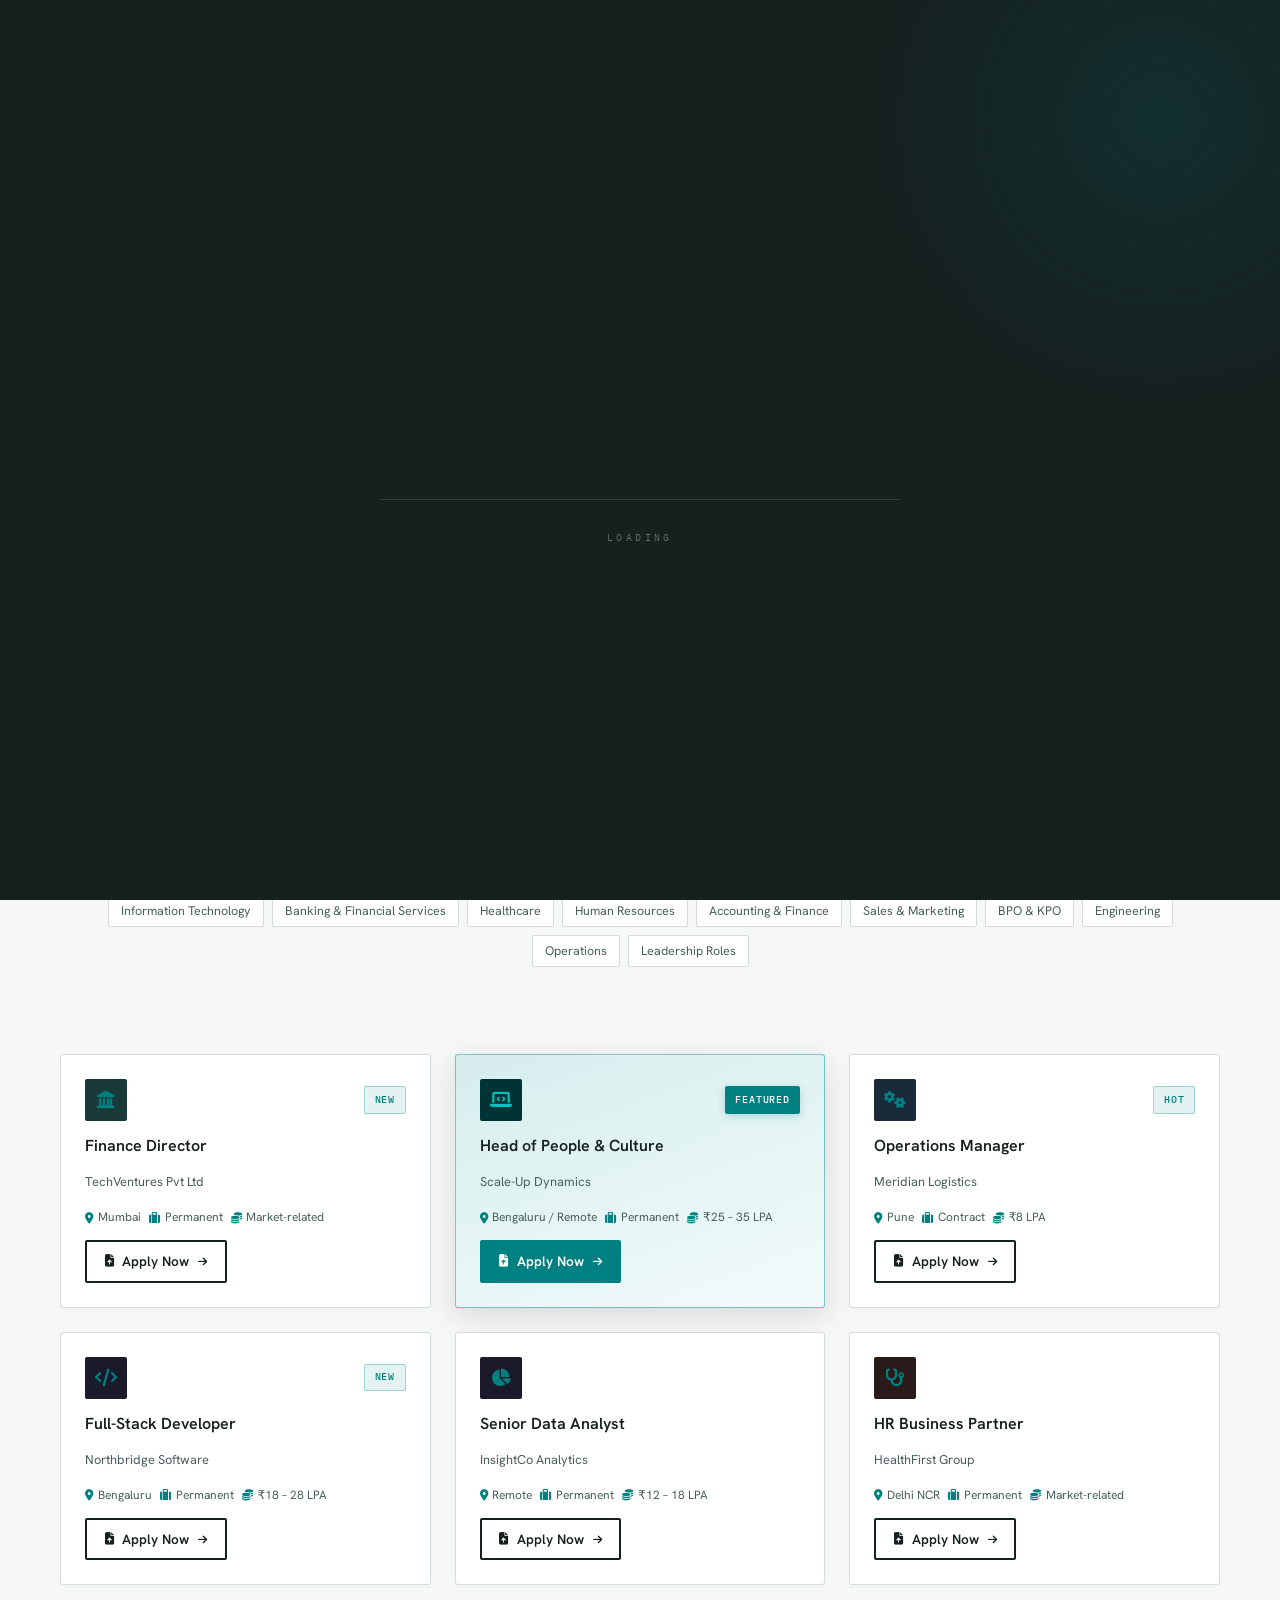
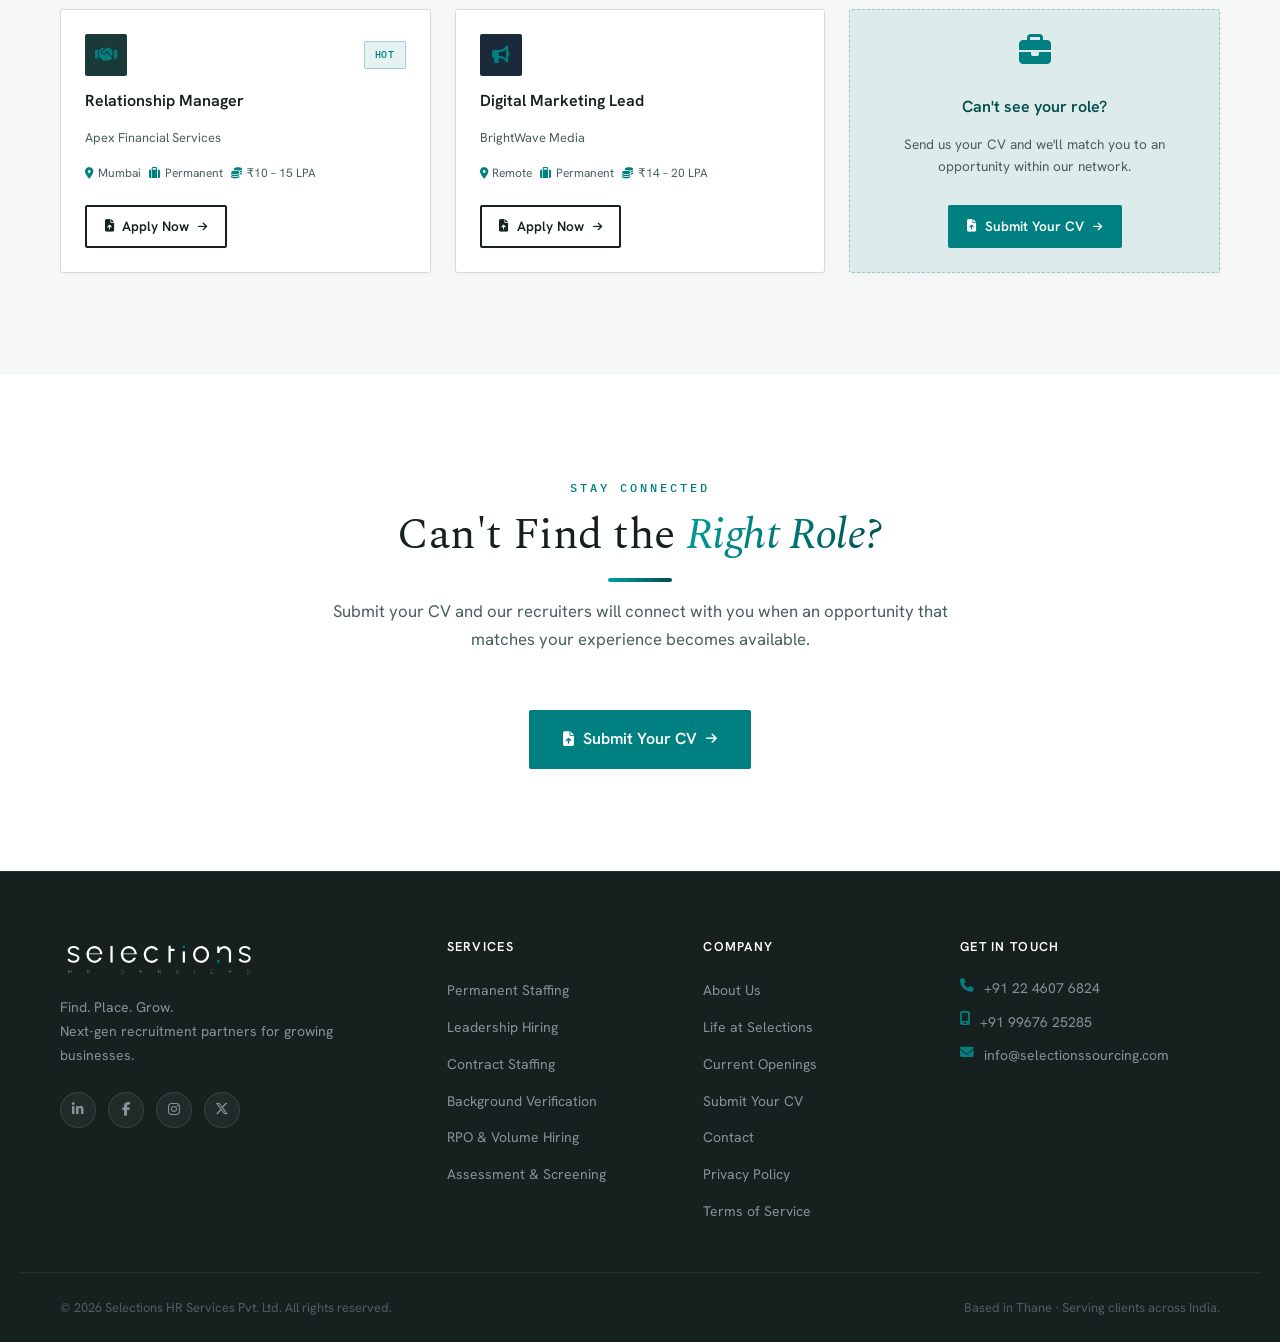
<file: careers.html>
<!DOCTYPE html>
<html lang="en-IN">

<head>
  <meta charset="UTF-8" />
  <meta name="viewport" content="width=device-width, initial-scale=1.0" />

  <!-- ── Primary SEO ── -->
  <title>Current Openings, Selections Sourcing | Careers &amp; Jobs Across India</title>
  <meta name="description" content="Explore current job openings across IT and Non-IT industries with Selections Sourcing, technology, BFSI, healthcare, HR, finance, sales and leadership roles. Or submit your CV." />
  <meta name="keywords" content="current openings, jobs India, IT jobs, Non-IT jobs, recruitment openings, careers Selections HR, submit CV, leadership roles" />
  <meta name="author" content="Selections Sourcing" />
  <meta name="robots" content="index, follow" />
  <meta name="theme-color" content="#008080" />
  <link rel="canonical" href="https://www.selectionssourcing.com/careers.html" />

  <!-- ── Open Graph ── -->
  <meta property="og:type" content="website" />
  <meta property="og:site_name" content="Selections Sourcing" />
  <meta property="og:title" content="Current Openings, Selections Sourcing" />
  <meta property="og:description" content="Find more than a job, find the right opportunity. Explore live roles across IT and Non-IT industries." />
  <meta property="og:url" content="https://www.selectionssourcing.com/careers.html" />
  <meta property="og:image" content="https://www.selectionssourcing.com/selections-logo.png" />
  <meta property="og:locale" content="en_IN" />

  <!-- ── Twitter ── -->
  <meta name="twitter:card" content="summary_large_image" />
  <meta name="twitter:title" content="Current Openings, Selections Sourcing" />
  <meta name="twitter:description" content="Find more than a job, find the right opportunity. Explore live roles across IT and Non-IT industries." />
  <meta name="twitter:image" content="https://www.selectionssourcing.com/selections-logo.png" />

  <!-- ── Favicon ── -->
  <link rel="icon" type="image/svg+xml" href="favicon.svg" />
  <link rel="icon" type="image/png" href="selections-logo.png" />
  <link rel="apple-touch-icon" href="selections-logo.png" />

  <!-- ── Fonts & Styles ── -->
  <link rel="preconnect" href="https://fonts.googleapis.com" />
  <link rel="preconnect" href="https://fonts.gstatic.com" crossorigin />
  <link href="https://fonts.googleapis.com/css2?family=Hanken+Grotesk:wght@400;500;600;700&family=IBM+Plex+Mono:wght@400;500&family=Spectral:ital,wght@0,300;0,400;0,500;1,300;1,400&display=swap" rel="stylesheet" />
  <link rel="stylesheet" href="https://cdnjs.cloudflare.com/ajax/libs/font-awesome/6.5.0/css/all.min.css" />
  <link rel="stylesheet" href="style.css" />
  <script>try{if(sessionStorage.getItem("sel-loaded"))document.documentElement.classList.add("loader-done")}catch(e){}</script><noscript><style>#site-loader{display:none!important}</style></noscript>

  <!-- ── Structured Data ── -->
  <script type="application/ld+json">
  {
    "@context": "https://schema.org",
    "@type": "WebPage",
    "name": "Current Openings, Selections Sourcing",
    "url": "https://www.selectionssourcing.com/careers.html",
    "description": "Live job openings across IT and Non-IT industries with Selections Sourcing."
  }
  </script>
  <script type="application/ld+json">
  {
    "@context": "https://schema.org",
    "@type": "BreadcrumbList",
    "itemListElement": [
      { "@type": "ListItem", "position": 1, "name": "Home", "item": "https://www.selectionssourcing.com/" },
      { "@type": "ListItem", "position": 2, "name": "Current Openings", "item": "https://www.selectionssourcing.com/careers.html" }
    ]
  }
  </script>
</head>

<body>
  <div id="site-loader" role="status" aria-label="Loading"></div>

  <!-- HEADER -->
  <header class="header scrolled" id="header">
    <div class="container header__inner">
      <a href="index.html" class="logo">
        <img src="logo.svg" class="logo__svg" alt="Selections Sourcing" />
      </a>
      <nav class="nav" id="nav">
        <ul class="nav__list">
          <li><a href="index.html#home" class="nav__link">Home</a></li>
          <li><a href="services.html" class="nav__link">Services</a></li>
          <li><a href="about.html" class="nav__link">About Us</a></li>
          <li><a href="life.html" class="nav__link">Life at Selections</a></li>
          <li><a href="careers.html" class="nav__link active">Current Openings</a></li>
          <li><a href="contact.html" class="nav__link">Contact</a></li>
        </ul>
      </nav>
      <div class="header__actions">
        <a href="submit-cv.html" class="btn btn--teal">Submit CV</a>
        <button class="nav__toggle" id="navToggle" aria-label="Toggle menu">
          <span></span><span></span><span></span>
        </button>
      </div>
    </div>
  </header>


  <!-- QUICK NAV, scrollable section shortcuts (mobile) -->
  <nav class="quicknav" aria-label="Quick navigation">
    <div class="quicknav__track">
      <a href="index.html#home" class="quicknav__chip"><i class="fa-solid fa-house"></i> Home</a>
      <a href="services.html" class="quicknav__chip"><i class="fa-solid fa-briefcase"></i> Services</a>
      <a href="about.html" class="quicknav__chip"><i class="fa-solid fa-building-user"></i> About</a>
      <a href="life.html" class="quicknav__chip"><i class="fa-solid fa-users"></i> Culture</a>
      <a href="careers.html" class="quicknav__chip active"><i class="fa-solid fa-magnifying-glass"></i> Openings</a>
      <a href="contact.html" class="quicknav__chip"><i class="fa-solid fa-envelope"></i> Contact</a>
      <a href="submit-cv.html" class="quicknav__chip quicknav__chip--teal"><i class="fa-solid fa-file-arrow-up"></i> Submit CV</a>
    </div>
  </nav>


  <!-- PAGE HERO -->
  <section class="page-hero">
    <div class="page-hero__bg"></div>
    <div class="page-hero__glow"></div>
    <div class="container page-hero__inner">
      <span class="hero__rule" aria-hidden="true"></span>
      <p class="page-hero__eyebrow">Current Openings</p>
      <h1 class="page-hero__title">Find More than a Job.<br /><span class="highlight">Find the Right Opportunity.</span></h1>
      <p class="page-hero__desc">
        Your next career move deserves more than another job listing. Whether you're growing your
        expertise, stepping into leadership, or exploring a new industry, our specialists connect you
        with opportunities that align with your ambitions. We don't just match resumes to vacancies,
        we help people find workplaces where they can thrive.
      </p>
      <div class="breadcrumb">
        <a href="index.html">Home</a>
        <i class="fa-solid fa-chevron-right"></i>
        <span>Current Openings</span>
      </div>
    </div>
  </section>


  <!-- EXPLORE OPPORTUNITIES ACROSS -->
  <section class="section" style="padding-bottom: clamp(2rem, 4vw, 3rem);">
    <div class="container">
      <div class="section__header" style="margin-bottom: 2rem;">
        <p class="section__eyebrow">Explore Opportunities Across</p>
        <h2 class="section__title">Roles Across <span class="highlight">Every Industry.</span></h2>
      </div>
      <div class="industries industries--center">
        <div class="industries__tags">
          <span>Information Technology</span><span>Banking &amp; Financial Services</span><span>Healthcare</span>
          <span>Human Resources</span><span>Accounting &amp; Finance</span><span>Sales &amp; Marketing</span>
          <span>BPO &amp; KPO</span><span>Engineering</span><span>Operations</span><span>Leadership Roles</span>
        </div>
      </div>
    </div>
  </section>


  <!-- JOB LISTING GRID -->
  <section class="section jobs" id="jobs" style="padding-top: clamp(1.5rem, 3vw, 2.5rem);">
    <div class="container">
      <div class="jobs__grid">

        <div class="job-card">
          <div class="job-card__top">
            <div class="job-card__company-logo" style="background:#1a3a3a">
              <i class="fa-solid fa-landmark" style="color:#008080"></i>
            </div>
            <span class="badge badge--teal">New</span>
          </div>
          <h4>Finance Director</h4>
          <p class="job-card__company">TechVentures Pvt Ltd</p>
          <div class="job-card__tags">
            <span><i class="fa-solid fa-location-dot"></i> Mumbai</span>
            <span><i class="fa-solid fa-suitcase"></i> Permanent</span>
            <span><i class="fa-solid fa-coins"></i> Market-related</span>
          </div>
          <a href="submit-cv.html" class="btn btn--outline btn--sm">Apply Now</a>
        </div>

        <div class="job-card job-card--featured">
          <div class="job-card__top">
            <div class="job-card__company-logo" style="background:#003333">
              <i class="fa-solid fa-laptop-code" style="color:#00c0c0"></i>
            </div>
            <span class="badge badge--featured">Featured</span>
          </div>
          <h4>Head of People &amp; Culture</h4>
          <p class="job-card__company">Scale-Up Dynamics</p>
          <div class="job-card__tags">
            <span><i class="fa-solid fa-location-dot"></i> Bengaluru / Remote</span>
            <span><i class="fa-solid fa-suitcase"></i> Permanent</span>
            <span><i class="fa-solid fa-coins"></i> ₹25 – 35 LPA</span>
          </div>
          <a href="submit-cv.html" class="btn btn--teal btn--sm">Apply Now</a>
        </div>

        <div class="job-card">
          <div class="job-card__top">
            <div class="job-card__company-logo" style="background:#1a2a3a">
              <i class="fa-solid fa-gears" style="color:#008080"></i>
            </div>
            <span class="badge badge--teal">Hot</span>
          </div>
          <h4>Operations Manager</h4>
          <p class="job-card__company">Meridian Logistics</p>
          <div class="job-card__tags">
            <span><i class="fa-solid fa-location-dot"></i> Pune</span>
            <span><i class="fa-solid fa-suitcase"></i> Contract</span>
            <span><i class="fa-solid fa-coins"></i> ₹8 LPA</span>
          </div>
          <a href="submit-cv.html" class="btn btn--outline btn--sm">Apply Now</a>
        </div>

        <div class="job-card">
          <div class="job-card__top">
            <div class="job-card__company-logo" style="background:#1a1a2a">
              <i class="fa-solid fa-code" style="color:#008080"></i>
            </div>
            <span class="badge badge--teal">New</span>
          </div>
          <h4>Full-Stack Developer</h4>
          <p class="job-card__company">Northbridge Software</p>
          <div class="job-card__tags">
            <span><i class="fa-solid fa-location-dot"></i> Bengaluru</span>
            <span><i class="fa-solid fa-suitcase"></i> Permanent</span>
            <span><i class="fa-solid fa-coins"></i> ₹18 – 28 LPA</span>
          </div>
          <a href="submit-cv.html" class="btn btn--outline btn--sm">Apply Now</a>
        </div>

        <div class="job-card">
          <div class="job-card__top">
            <div class="job-card__company-logo" style="background:#1a1a2a">
              <i class="fa-solid fa-chart-pie" style="color:#008080"></i>
            </div>
          </div>
          <h4>Senior Data Analyst</h4>
          <p class="job-card__company">InsightCo Analytics</p>
          <div class="job-card__tags">
            <span><i class="fa-solid fa-location-dot"></i> Remote</span>
            <span><i class="fa-solid fa-suitcase"></i> Permanent</span>
            <span><i class="fa-solid fa-coins"></i> ₹12 – 18 LPA</span>
          </div>
          <a href="submit-cv.html" class="btn btn--outline btn--sm">Apply Now</a>
        </div>

        <div class="job-card">
          <div class="job-card__top">
            <div class="job-card__company-logo" style="background:#2a1a1a">
              <i class="fa-solid fa-stethoscope" style="color:#008080"></i>
            </div>
          </div>
          <h4>HR Business Partner</h4>
          <p class="job-card__company">HealthFirst Group</p>
          <div class="job-card__tags">
            <span><i class="fa-solid fa-location-dot"></i> Delhi NCR</span>
            <span><i class="fa-solid fa-suitcase"></i> Permanent</span>
            <span><i class="fa-solid fa-coins"></i> Market-related</span>
          </div>
          <a href="submit-cv.html" class="btn btn--outline btn--sm">Apply Now</a>
        </div>

        <div class="job-card">
          <div class="job-card__top">
            <div class="job-card__company-logo" style="background:#1a3a3a">
              <i class="fa-solid fa-handshake" style="color:#008080"></i>
            </div>
            <span class="badge badge--teal">Hot</span>
          </div>
          <h4>Relationship Manager</h4>
          <p class="job-card__company">Apex Financial Services</p>
          <div class="job-card__tags">
            <span><i class="fa-solid fa-location-dot"></i> Mumbai</span>
            <span><i class="fa-solid fa-suitcase"></i> Permanent</span>
            <span><i class="fa-solid fa-coins"></i> ₹10 – 15 LPA</span>
          </div>
          <a href="submit-cv.html" class="btn btn--outline btn--sm">Apply Now</a>
        </div>

        <div class="job-card">
          <div class="job-card__top">
            <div class="job-card__company-logo" style="background:#1a2a3a">
              <i class="fa-solid fa-bullhorn" style="color:#008080"></i>
            </div>
          </div>
          <h4>Digital Marketing Lead</h4>
          <p class="job-card__company">BrightWave Media</p>
          <div class="job-card__tags">
            <span><i class="fa-solid fa-location-dot"></i> Remote</span>
            <span><i class="fa-solid fa-suitcase"></i> Permanent</span>
            <span><i class="fa-solid fa-coins"></i> ₹14 – 20 LPA</span>
          </div>
          <a href="submit-cv.html" class="btn btn--outline btn--sm">Apply Now</a>
        </div>

        <div class="job-card jobs__cta-card">
          <i class="fa-solid fa-briefcase" style="font-size:2rem;color:#008080;margin-bottom:1rem"></i>
          <h4>Can't see your role?</h4>
          <p>Send us your CV and we'll match you to an opportunity within our network.</p>
          <a href="submit-cv.html" class="btn btn--teal btn--sm" style="margin-top:1rem">Submit Your CV</a>
        </div>

      </div>
    </div>
  </section>


  <!-- CAN'T FIND A ROLE -->
  <section class="section" style="background: var(--bg-2);" id="contact">
    <div class="container">
      <div class="section__header">
        <p class="section__eyebrow">Stay Connected</p>
        <h2 class="section__title">Can't Find the <span class="highlight">Right Role?</span></h2>
        <p class="section__desc">Submit your CV and our recruiters will connect with you when an opportunity that matches your experience becomes available.</p>
      </div>
      <div class="section-cta">
        <a href="submit-cv.html" class="btn btn--teal btn--lg">Submit Your CV</a>
      </div>
    </div>
  </section>


  <!-- FOOTER -->
  <footer class="footer">
    <div class="container footer__grid">
      <div class="footer__brand">
        <img src="logo-white.svg" class="footer__logo" alt="Selections Sourcing" />
        <p class="footer__tagline">Find. Place. Grow.<br />Next-gen recruitment partners for growing businesses.</p>
        <div class="footer__socials">
          <a href="#" aria-label="LinkedIn"><i class="fa-brands fa-linkedin-in"></i></a>
          <a href="#" aria-label="Facebook"><i class="fa-brands fa-facebook-f"></i></a>
          <a href="#" aria-label="Instagram"><i class="fa-brands fa-instagram"></i></a>
          <a href="#" aria-label="Twitter/X"><i class="fa-brands fa-x-twitter"></i></a>
        </div>
      </div>
      <div class="footer__col">
        <h5>Services</h5>
        <ul>
          <li><a href="services.html">Permanent Staffing</a></li>
          <li><a href="services.html">Leadership Hiring</a></li>
          <li><a href="services.html">Contract Staffing</a></li>
          <li><a href="services.html">Background Verification</a></li>
          <li><a href="services.html">RPO &amp; Volume Hiring</a></li>
          <li><a href="services.html">Assessment &amp; Screening</a></li>
        </ul>
      </div>
      <div class="footer__col">
        <h5>Company</h5>
        <ul>
          <li><a href="about.html">About Us</a></li>
          <li><a href="life.html">Life at Selections</a></li>
          <li><a href="careers.html">Current Openings</a></li>
          <li><a href="submit-cv.html">Submit Your CV</a></li>
          <li><a href="contact.html">Contact</a></li>
          <li><a href="#">Privacy Policy</a></li>
          <li><a href="#">Terms of Service</a></li>
        </ul>
      </div>
      <div class="footer__col">
        <h5>Get In Touch</h5>
        <ul class="footer__contact">
          <li><i class="fa-solid fa-phone"></i> +91 22 4607 6824</li>
          <li><i class="fa-solid fa-mobile-screen"></i> +91 99676 25285</li>
          <li><i class="fa-solid fa-envelope"></i> info@selectionssourcing.com</li>
        </ul>
      </div>
    </div>
    <div class="footer__bottom">
      <div class="container footer__bottom-inner">
        <p>&copy; 2026 Selections HR Services Pvt. Ltd. All rights reserved.</p>
        <p>Based in Thane &middot; Serving clients across India.</p>
      </div>
    </div>
  </footer>

  <script src="script.js"></script>
</body>

</html>
</file>
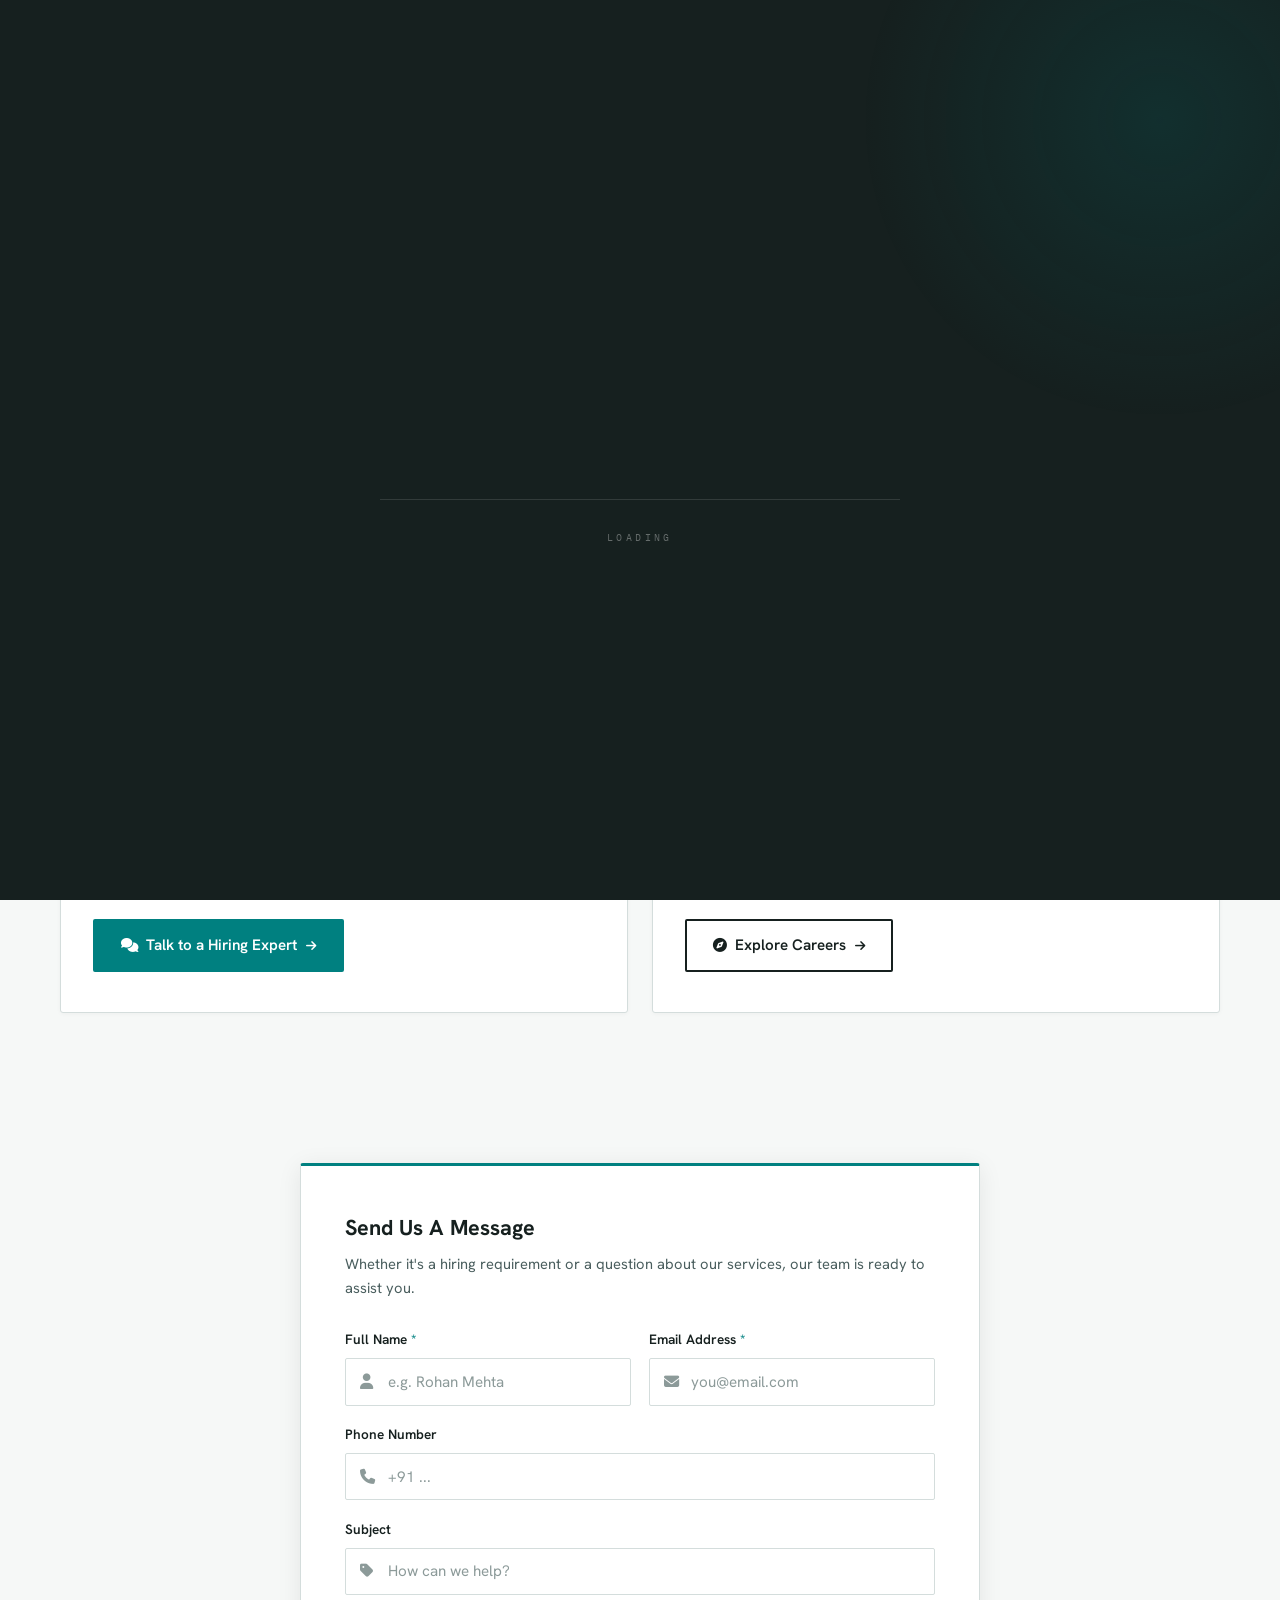
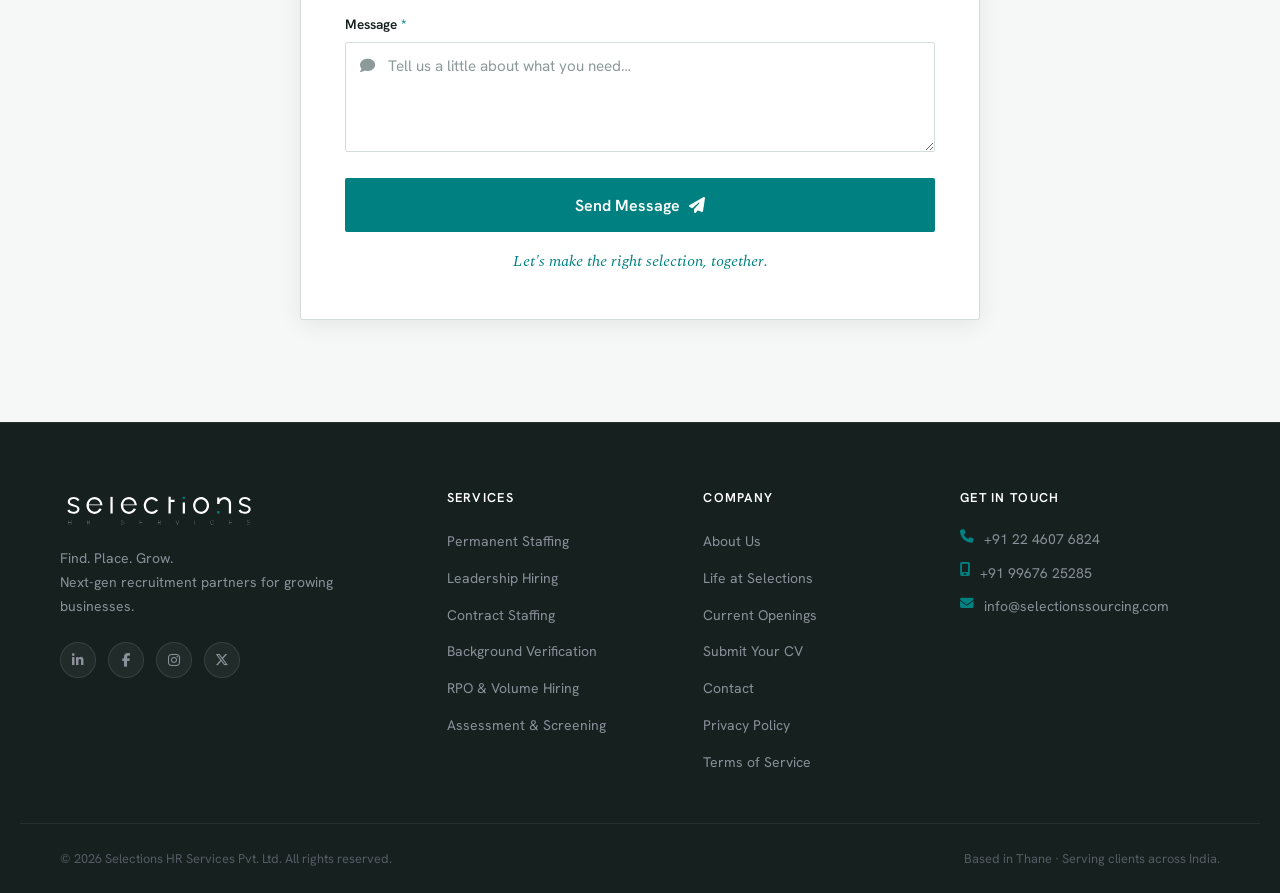
<file: contact.html>
<!DOCTYPE html>
<html lang="en-IN">

<head>
  <meta charset="UTF-8" />
  <meta name="viewport" content="width=device-width, initial-scale=1.0" />

  <!-- ── Primary SEO ── -->
  <title>Contact Us, Selections Sourcing | Recruitment Agency in India</title>
  <meta name="description" content="Get in touch with Selections Sourcing. Call, email or send us a message, whether you're hiring talent or looking for your next role, our recruitment team is ready to help." />
  <meta name="keywords" content="contact recruitment agency India, hire staff, HR sourcing contact, Selections HR phone email, talent agency Mumbai" />
  <meta name="author" content="Selections Sourcing" />
  <meta name="robots" content="index, follow" />
  <meta name="theme-color" content="#008080" />
  <link rel="canonical" href="https://www.selectionssourcing.com/contact.html" />

  <!-- ── Open Graph ── -->
  <meta property="og:type" content="website" />
  <meta property="og:site_name" content="Selections Sourcing" />
  <meta property="og:title" content="Contact Us, Selections Sourcing" />
  <meta property="og:description" content="Hiring or job-seeking? Reach our recruitment team by phone, email or the contact form." />
  <meta property="og:url" content="https://www.selectionssourcing.com/contact.html" />
  <meta property="og:image" content="https://www.selectionssourcing.com/selections-logo.png" />
  <meta property="og:locale" content="en_IN" />

  <!-- ── Twitter ── -->
  <meta name="twitter:card" content="summary_large_image" />
  <meta name="twitter:title" content="Contact Us, Selections Sourcing" />
  <meta name="twitter:description" content="Hiring or job-seeking? Reach our recruitment team by phone, email or the contact form." />
  <meta name="twitter:image" content="https://www.selectionssourcing.com/selections-logo.png" />

  <!-- ── Favicon ── -->
  <link rel="icon" type="image/svg+xml" href="favicon.svg" />
  <link rel="icon" type="image/png" href="selections-logo.png" />
  <link rel="apple-touch-icon" href="selections-logo.png" />

  <!-- ── Fonts & Styles ── -->
  <link rel="preconnect" href="https://fonts.googleapis.com" />
  <link rel="preconnect" href="https://fonts.gstatic.com" crossorigin />
  <link href="https://fonts.googleapis.com/css2?family=Hanken+Grotesk:wght@400;500;600;700&family=IBM+Plex+Mono:wght@400;500&family=Spectral:ital,wght@0,300;0,400;0,500;1,300;1,400&display=swap" rel="stylesheet" />
  <link rel="stylesheet" href="https://cdnjs.cloudflare.com/ajax/libs/font-awesome/6.5.0/css/all.min.css" />
  <link rel="stylesheet" href="style.css" />
  <script>try{if(sessionStorage.getItem("sel-loaded"))document.documentElement.classList.add("loader-done")}catch(e){}</script><noscript><style>#site-loader{display:none!important}</style></noscript>

  <!-- ── Structured Data ── -->
  <script type="application/ld+json">
  {
    "@context": "https://schema.org",
    "@type": "ContactPage",
    "name": "Contact Selections Sourcing",
    "url": "https://www.selectionssourcing.com/contact.html",
    "description": "Contact details and inquiry form for Selections Sourcing.",
    "mainEntity": {
      "@type": "EmploymentAgency",
      "name": "Selections Sourcing",
      "url": "https://www.selectionssourcing.com/",
      "logo": "https://www.selectionssourcing.com/selections-logo.png",
      "image": "https://www.selectionssourcing.com/selections-logo.png",
      "email": "info@selectionssourcing.com",
      "telephone": "+91-22-4607-6824",
      "priceRange": "$$",
      "openingHoursSpecification": {
        "@type": "OpeningHoursSpecification",
        "dayOfWeek": ["Monday", "Tuesday", "Wednesday", "Thursday", "Friday"],
        "opens": "09:00",
        "closes": "18:00"
      },
      "contactPoint": {
        "@type": "ContactPoint",
        "telephone": "+91-22-4607-6824",
        "contactType": "customer service",
        "email": "info@selectionssourcing.com",
        "areaServed": "IN",
        "availableLanguage": ["English", "Hindi"]
      }
    }
  }
  </script>
  <script type="application/ld+json">
  {
    "@context": "https://schema.org",
    "@type": "BreadcrumbList",
    "itemListElement": [
      { "@type": "ListItem", "position": 1, "name": "Home", "item": "https://www.selectionssourcing.com/" },
      { "@type": "ListItem", "position": 2, "name": "Contact", "item": "https://www.selectionssourcing.com/contact.html" }
    ]
  }
  </script>
</head>

<body>
  <div id="site-loader" role="status" aria-label="Loading"></div>

  <!-- HEADER -->
  <header class="header scrolled" id="header">
    <div class="container header__inner">
      <a href="index.html" class="logo">
        <img src="logo.svg" class="logo__svg" alt="Selections Sourcing" />
      </a>
      <nav class="nav" id="nav">
        <ul class="nav__list">
          <li><a href="index.html#home" class="nav__link">Home</a></li>
          <li><a href="services.html" class="nav__link">Services</a></li>
          <li><a href="about.html" class="nav__link">About Us</a></li>
          <li><a href="life.html" class="nav__link">Life at Selections</a></li>
          <li><a href="careers.html" class="nav__link">Current Openings</a></li>
          <li><a href="contact.html" class="nav__link active">Contact</a></li>
        </ul>
      </nav>
      <div class="header__actions">
        <a href="submit-cv.html" class="btn btn--teal">Submit CV</a>
        <button class="nav__toggle" id="navToggle" aria-label="Toggle menu">
          <span></span><span></span><span></span>
        </button>
      </div>
    </div>
  </header>


  <!-- QUICK NAV, scrollable section shortcuts (mobile) -->
  <nav class="quicknav" aria-label="Quick navigation">
    <div class="quicknav__track">
      <a href="index.html#home" class="quicknav__chip"><i class="fa-solid fa-house"></i> Home</a>
      <a href="services.html" class="quicknav__chip"><i class="fa-solid fa-briefcase"></i> Services</a>
      <a href="about.html" class="quicknav__chip"><i class="fa-solid fa-building-user"></i> About</a>
      <a href="life.html" class="quicknav__chip"><i class="fa-solid fa-users"></i> Culture</a>
      <a href="careers.html" class="quicknav__chip"><i class="fa-solid fa-magnifying-glass"></i> Openings</a>
      <a href="contact.html" class="quicknav__chip active"><i class="fa-solid fa-envelope"></i> Contact</a>
      <a href="submit-cv.html" class="quicknav__chip quicknav__chip--teal"><i class="fa-solid fa-file-arrow-up"></i> Submit CV</a>
    </div>
  </nav>


  <!-- PAGE HERO -->
  <section class="page-hero">
    <div class="page-hero__bg"></div>
    <div class="page-hero__glow"></div>
    <div class="container page-hero__inner">
      <span class="hero__rule" aria-hidden="true"></span>
      <p class="page-hero__eyebrow">Contact Us</p>
      <h1 class="page-hero__title">Let's Start The <span class="highlight">Right Conversation.</span></h1>
      <p class="page-hero__desc">
        Whether you're looking for exceptional talent or searching for your next career opportunity,
        we're here to help you take the next step with confidence. Every successful partnership begins
        with a conversation, and we'd love to hear from you.
      </p>
      <div class="breadcrumb">
        <a href="index.html">Home</a>
        <i class="fa-solid fa-chevron-right"></i>
        <span>Contact</span>
      </div>
    </div>
  </section>


  <!-- AUDIENCE PATHS -->
  <section class="section" style="padding-bottom: clamp(2rem, 4vw, 3rem);">
    <div class="container">
      <div class="audience-grid">
        <div class="audience-card">
          <div class="audience-card__icon"><i class="fa-solid fa-building"></i></div>
          <h3>For Employers</h3>
          <p class="audience-card__lead">Looking to hire experienced professionals?</p>
          <p>Tell us about your hiring requirements, and our recruitment specialists will help you find the right people for your team.</p>
          <a href="#message" class="btn btn--teal">Talk to a Hiring Expert</a>
        </div>
        <div class="audience-card">
          <div class="audience-card__icon"><i class="fa-solid fa-user-tie"></i></div>
          <h3>For Job Seekers</h3>
          <p class="audience-card__lead">Searching for your next opportunity?</p>
          <p>Share your profile with us, and we'll connect you with roles that match your skills, experience, and aspirations.</p>
          <a href="careers.html" class="btn btn--outline">Explore Careers</a>
        </div>
      </div>
    </div>
  </section>


  <!-- CONTACT LAYOUT -->
  <section class="section" id="message">
    <div class="container" style="max-width: 760px;">
      <div class="form-card">
        <h3>Send Us A Message</h3>
        <p class="form-card__sub">Whether it's a hiring requirement or a question about our services, our team is ready to assist you.</p>
        <form onsubmit="handleSubmit(event)">
          <div class="field-grid">
            <div class="field">
              <label for="contact-name">Full Name <span class="req">*</span></label>
              <div class="input-wrap">
                <i class="fa-solid fa-user" aria-hidden="true"></i>
                <input id="contact-name" name="name" type="text" placeholder="e.g. Rohan Mehta" required />
              </div>
            </div>
            <div class="field">
              <label for="contact-email">Email Address <span class="req">*</span></label>
              <div class="input-wrap">
                <i class="fa-solid fa-envelope" aria-hidden="true"></i>
                <input id="contact-email" name="email" type="email" placeholder="you@email.com" required />
              </div>
            </div>
          </div>
          <div class="field">
            <label for="contact-phone">Phone Number</label>
            <div class="input-wrap">
              <i class="fa-solid fa-phone" aria-hidden="true"></i>
              <input id="contact-phone" name="phone" type="tel" placeholder="+91 ..." />
            </div>
          </div>
          <div class="field">
            <label for="contact-subject">Subject</label>
            <div class="input-wrap">
              <i class="fa-solid fa-tag" aria-hidden="true"></i>
              <input id="contact-subject" name="subject" type="text" placeholder="How can we help?" />
            </div>
          </div>
          <div class="field">
            <label for="contact-message">Message <span class="req">*</span></label>
            <div class="input-wrap input-wrap--textarea">
              <i class="fa-solid fa-comment" aria-hidden="true"></i>
              <textarea id="contact-message" name="message" placeholder="Tell us a little about what you need…" required></textarea>
            </div>
          </div>
          <button type="submit" class="btn btn--teal btn--lg btn--full">
            Send Message <i class="fa-solid fa-paper-plane"></i>
          </button>
          <p class="form-card__note">Let's make the right selection, together.</p>
        </form>
      </div>

    </div>
  </section>


  <!-- FOOTER -->
  <footer class="footer">
    <div class="container footer__grid">
      <div class="footer__brand">
        <img src="logo-white.svg" class="footer__logo" alt="Selections Sourcing" />
        <p class="footer__tagline">Find. Place. Grow.<br />Next-gen recruitment partners for growing businesses.</p>
        <div class="footer__socials">
          <a href="#" aria-label="LinkedIn"><i class="fa-brands fa-linkedin-in"></i></a>
          <a href="#" aria-label="Facebook"><i class="fa-brands fa-facebook-f"></i></a>
          <a href="#" aria-label="Instagram"><i class="fa-brands fa-instagram"></i></a>
          <a href="#" aria-label="Twitter/X"><i class="fa-brands fa-x-twitter"></i></a>
        </div>
      </div>
      <div class="footer__col">
        <h5>Services</h5>
        <ul>
          <li><a href="services.html">Permanent Staffing</a></li>
          <li><a href="services.html">Leadership Hiring</a></li>
          <li><a href="services.html">Contract Staffing</a></li>
          <li><a href="services.html">Background Verification</a></li>
          <li><a href="services.html">RPO &amp; Volume Hiring</a></li>
          <li><a href="services.html">Assessment &amp; Screening</a></li>
        </ul>
      </div>
      <div class="footer__col">
        <h5>Company</h5>
        <ul>
          <li><a href="about.html">About Us</a></li>
          <li><a href="life.html">Life at Selections</a></li>
          <li><a href="careers.html">Current Openings</a></li>
          <li><a href="submit-cv.html">Submit Your CV</a></li>
          <li><a href="contact.html">Contact</a></li>
          <li><a href="#">Privacy Policy</a></li>
          <li><a href="#">Terms of Service</a></li>
        </ul>
      </div>
      <div class="footer__col">
        <h5>Get In Touch</h5>
        <ul class="footer__contact">
          <li><i class="fa-solid fa-phone"></i> +91 22 4607 6824</li>
          <li><i class="fa-solid fa-mobile-screen"></i> +91 99676 25285</li>
          <li><i class="fa-solid fa-envelope"></i> info@selectionssourcing.com</li>
        </ul>
      </div>
    </div>
    <div class="footer__bottom">
      <div class="container footer__bottom-inner">
        <p>&copy; 2026 Selections HR Services Pvt. Ltd. All rights reserved.</p>
        <p>Based in Thane &middot; Serving clients across India.</p>
      </div>
    </div>
  </footer>

  <div class="toast" id="toast">
    <i class="fa-solid fa-circle-check"></i>
    <span>Message sent! We'll be in touch soon.</span>
  </div>

  <script src="script.js"></script>
</body>

</html>
</file>
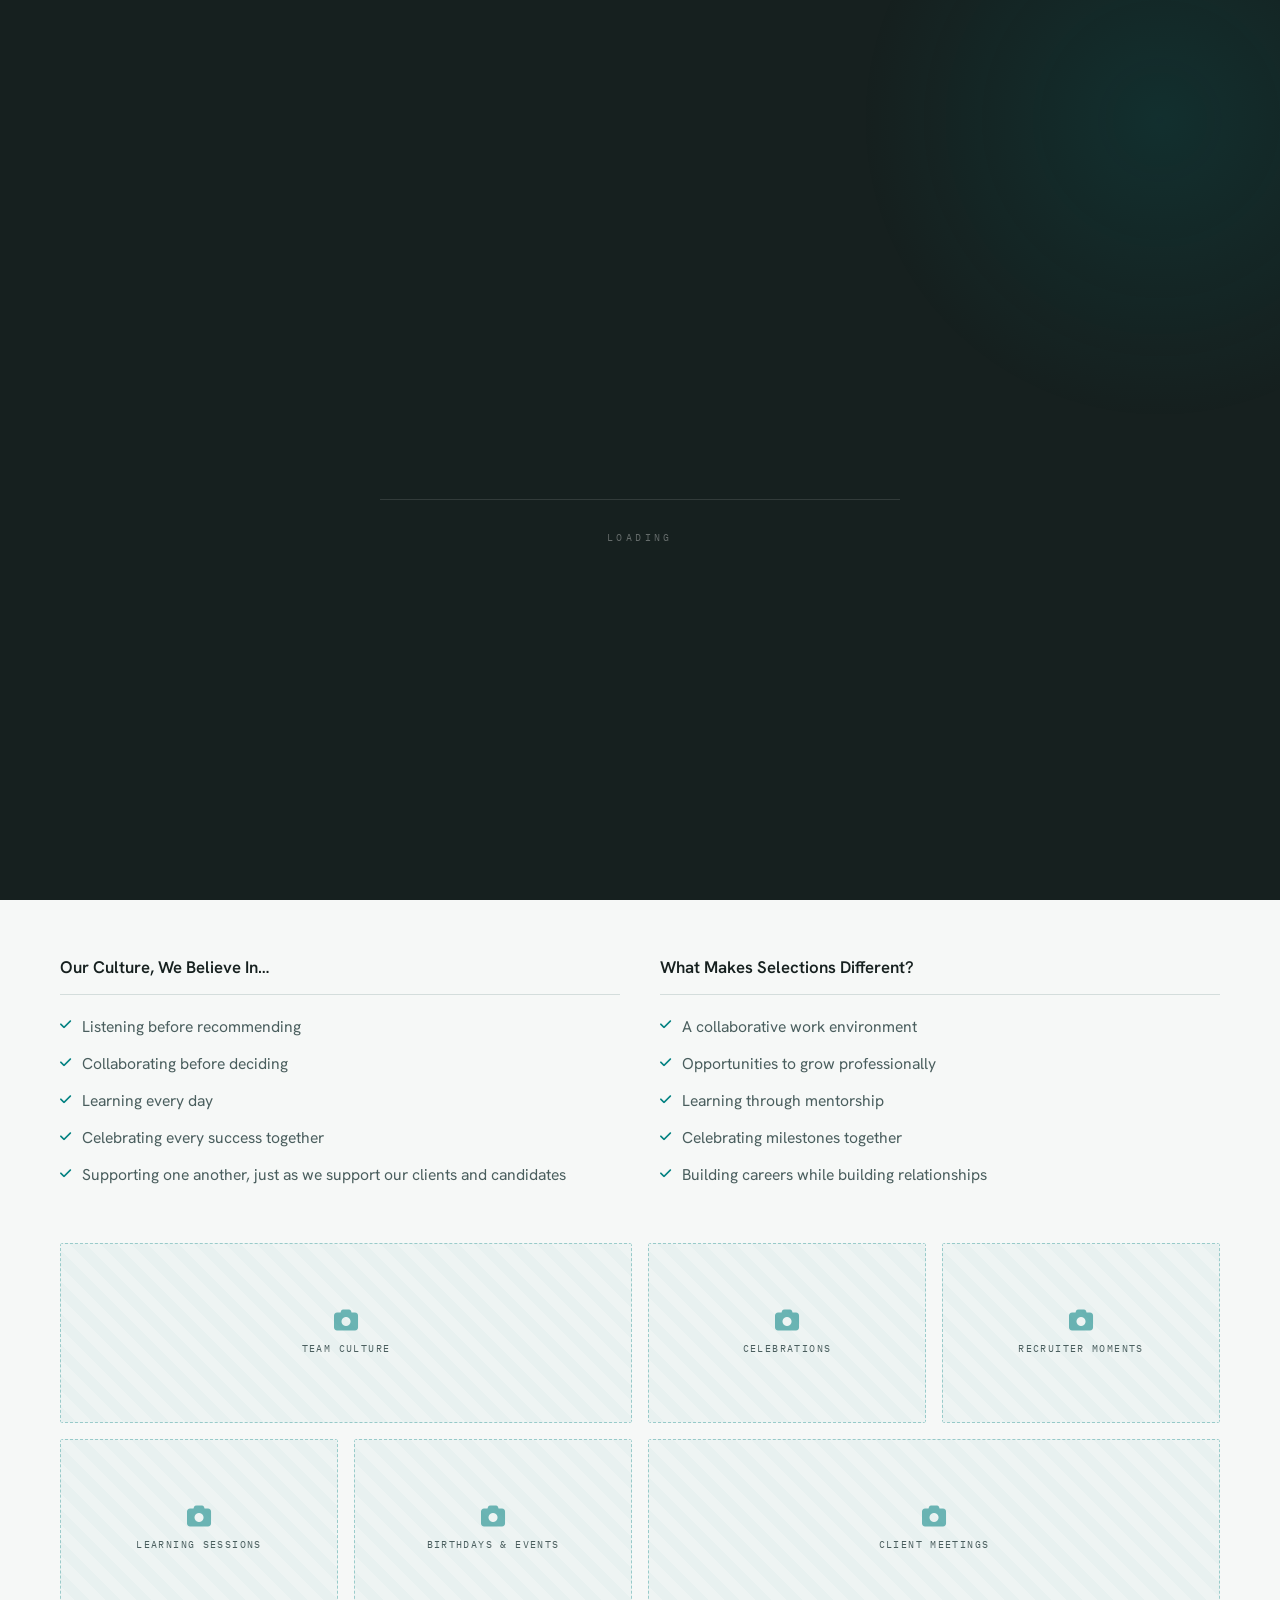
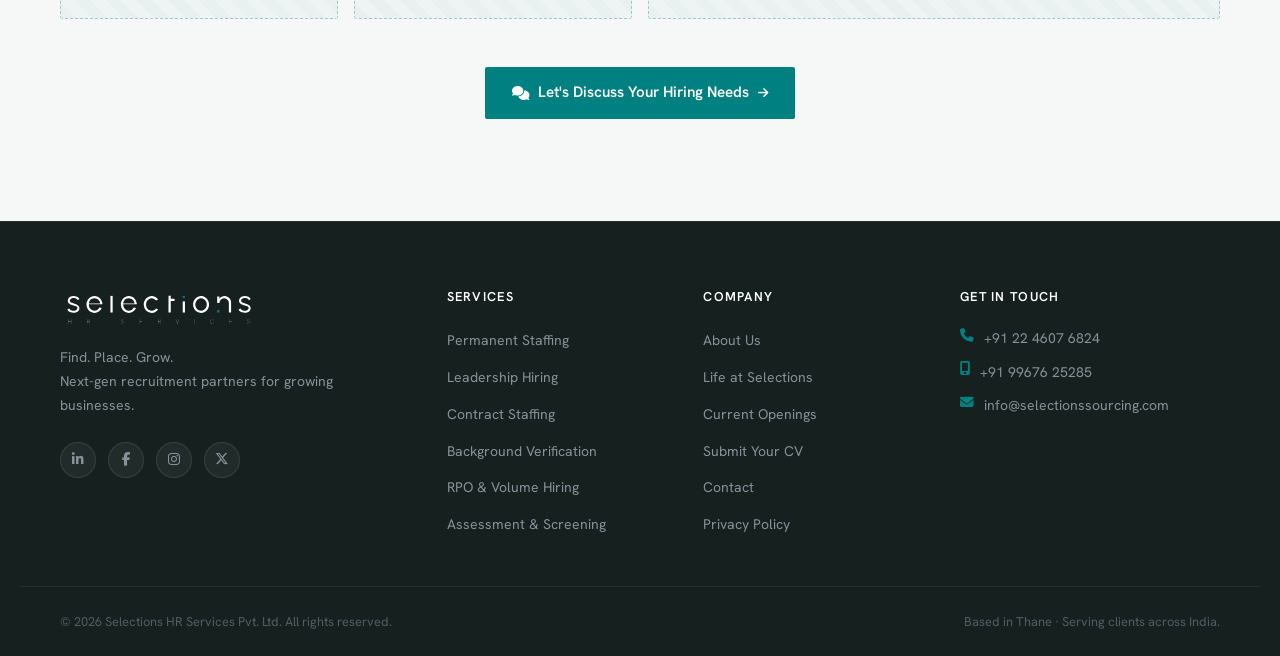
<file: life.html>
<!DOCTYPE html>
<html lang="en-IN">

<head>
  <meta charset="UTF-8" />
  <meta name="viewport" content="width=device-width, initial-scale=1.0" />

  <!-- ── Primary SEO ── -->
  <title>Life at Selections — Selections Sourcing | Our Culture &amp; Team</title>
  <meta name="description" content="Behind every great selection is a great team. Discover the people-first culture at Selections Sourcing — collaboration, trust, continuous learning and the belief that people come before positions." />
  <meta name="keywords" content="life at Selections HR, company culture, recruitment team, work at Selections, careers culture, people first" />
  <meta name="author" content="Selections Sourcing" />
  <meta name="robots" content="index, follow" />
  <meta name="theme-color" content="#008080" />
  <link rel="canonical" href="https://www.selectionssourcing.com/life.html" />

  <!-- ── Open Graph ── -->
  <meta property="og:type" content="website" />
  <meta property="og:site_name" content="Selections Sourcing" />
  <meta property="og:title" content="Life at Selections — Selections Sourcing" />
  <meta property="og:description" content="Behind every great selection is a great team. A people-first culture built on collaboration, trust and continuous learning." />
  <meta property="og:url" content="https://www.selectionssourcing.com/life.html" />
  <meta property="og:image" content="https://www.selectionssourcing.com/selections-logo.png" />
  <meta property="og:locale" content="en_IN" />

  <!-- ── Twitter ── -->
  <meta name="twitter:card" content="summary_large_image" />
  <meta name="twitter:title" content="Life at Selections — Selections Sourcing" />
  <meta name="twitter:description" content="Behind every great selection is a great team. A people-first culture built on collaboration, trust and continuous learning." />
  <meta name="twitter:image" content="https://www.selectionssourcing.com/selections-logo.png" />

  <!-- ── Favicon ── -->
  <link rel="icon" type="image/svg+xml" href="favicon.svg" />
  <link rel="icon" type="image/png" href="selections-logo.png" />
  <link rel="apple-touch-icon" href="selections-logo.png" />

  <!-- ── Fonts & Styles ── -->
  <link rel="preconnect" href="https://fonts.googleapis.com" />
  <link rel="preconnect" href="https://fonts.gstatic.com" crossorigin />
  <link href="https://fonts.googleapis.com/css2?family=Hanken+Grotesk:wght@400;500;600;700&family=IBM+Plex+Mono:wght@400;500&family=Spectral:ital,wght@0,300;0,400;0,500;1,300;1,400&display=swap" rel="stylesheet" />
  <link rel="stylesheet" href="https://cdnjs.cloudflare.com/ajax/libs/font-awesome/6.5.0/css/all.min.css" />
  <link rel="stylesheet" href="style.css" />
  <script>try{if(sessionStorage.getItem("sel-loaded"))document.documentElement.classList.add("loader-done")}catch(e){}</script><noscript><style>#site-loader{display:none!important}</style></noscript>

  <!-- ── Structured Data ── -->
  <script type="application/ld+json">
  {
    "@context": "https://schema.org",
    "@type": "WebPage",
    "name": "Life at Selections — Selections Sourcing",
    "url": "https://www.selectionssourcing.com/life.html",
    "description": "The people-first culture and team behind Selections Sourcing."
  }
  </script>
  <script type="application/ld+json">
  {
    "@context": "https://schema.org",
    "@type": "BreadcrumbList",
    "itemListElement": [
      { "@type": "ListItem", "position": 1, "name": "Home", "item": "https://www.selectionssourcing.com/" },
      { "@type": "ListItem", "position": 2, "name": "Life at Selections", "item": "https://www.selectionssourcing.com/life.html" }
    ]
  }
  </script>
</head>

<body>
  <div id="site-loader" role="status" aria-label="Loading"></div>

  <!-- HEADER -->
  <header class="header scrolled" id="header">
    <div class="container header__inner">
      <a href="index.html" class="logo">
        <img src="logo.svg" class="logo__svg" alt="Selections Sourcing" />
      </a>
      <nav class="nav" id="nav">
        <ul class="nav__list">
          <li><a href="index.html#home" class="nav__link">Home</a></li>
          <li><a href="services.html" class="nav__link">Services</a></li>
          <li><a href="about.html" class="nav__link">About Us</a></li>
          <li><a href="life.html" class="nav__link active">Life at Selections</a></li>
          <li><a href="careers.html" class="nav__link">Current Openings</a></li>
          <li><a href="contact.html" class="nav__link">Contact</a></li>
        </ul>
      </nav>
      <div class="header__actions">
        <a href="submit-cv.html" class="btn btn--teal">Submit CV</a>
        <button class="nav__toggle" id="navToggle" aria-label="Toggle menu">
          <span></span><span></span><span></span>
        </button>
      </div>
    </div>
  </header>


  <!-- QUICK NAV — scrollable section shortcuts (mobile) -->
  <nav class="quicknav" aria-label="Quick navigation">
    <div class="quicknav__track">
      <a href="index.html#home" class="quicknav__chip"><i class="fa-solid fa-house"></i> Home</a>
      <a href="services.html" class="quicknav__chip"><i class="fa-solid fa-briefcase"></i> Services</a>
      <a href="about.html" class="quicknav__chip"><i class="fa-solid fa-building-user"></i> About</a>
      <a href="life.html" class="quicknav__chip active"><i class="fa-solid fa-users"></i> Culture</a>
      <a href="careers.html" class="quicknav__chip"><i class="fa-solid fa-magnifying-glass"></i> Openings</a>
      <a href="contact.html" class="quicknav__chip"><i class="fa-solid fa-envelope"></i> Contact</a>
      <a href="submit-cv.html" class="quicknav__chip quicknav__chip--teal"><i class="fa-solid fa-file-arrow-up"></i> Submit CV</a>
    </div>
  </nav>


  <!-- PAGE HERO -->
  <section class="page-hero">
    <div class="page-hero__bg"></div>
    <div class="page-hero__glow"></div>
    <div class="container page-hero__inner">
      <span class="hero__rule" aria-hidden="true"></span>
      <p class="page-hero__eyebrow">Life at Selections</p>
      <h1 class="page-hero__title">Behind Every Great Selection<br /><span class="highlight">is a Great Team.</span></h1>
      <p class="page-hero__desc">
        Recruitment is about relationships, and relationships begin with people.
      </p>
      <div class="breadcrumb">
        <a href="index.html">Home</a>
        <i class="fa-solid fa-chevron-right"></i>
        <span>Life at Selections</span>
      </div>
    </div>
  </section>


  <!-- CULTURE -->
  <section class="section life">
    <div class="container">
      <div class="section__header">
        <p class="section__eyebrow">Our Culture</p>
        <h2 class="section__title">People Come <span class="highlight">Before Positions.</span></h2>
        <p class="section__desc">At Selections Sourcing, we've built a culture where collaboration, trust and continuous learning are part of everything we do. Every recruiter, consultant and team member shares a common purpose: helping businesses grow while helping professionals build meaningful careers. We celebrate every successful placement, because every placement represents someone's next chapter.</p>
      </div>

      <div class="life__culture">
        <div class="life__col">
          <h3 class="life__col-title">Our Culture, We Believe In…</h3>
          <ul class="life__list">
            <li><i class="fa-solid fa-check"></i> Listening before recommending</li>
            <li><i class="fa-solid fa-check"></i> Collaborating before deciding</li>
            <li><i class="fa-solid fa-check"></i> Learning every day</li>
            <li><i class="fa-solid fa-check"></i> Celebrating every success together</li>
            <li><i class="fa-solid fa-check"></i> Supporting one another, just as we support our clients and candidates</li>
          </ul>
        </div>
        <div class="life__col">
          <h3 class="life__col-title">What Makes Selections Different?</h3>
          <ul class="life__list">
            <li><i class="fa-solid fa-check"></i> A collaborative work environment</li>
            <li><i class="fa-solid fa-check"></i> Opportunities to grow professionally</li>
            <li><i class="fa-solid fa-check"></i> Learning through mentorship</li>
            <li><i class="fa-solid fa-check"></i> Celebrating milestones together</li>
            <li><i class="fa-solid fa-check"></i> Building careers while building relationships</li>
          </ul>
        </div>
      </div>

      <div class="gallery">
        <div class="gallery__tile gallery__tile--wide"><div class="photo-ph"><i class="fa-solid fa-camera"></i><span>Team culture</span></div></div>
        <div class="gallery__tile"><div class="photo-ph"><i class="fa-solid fa-camera"></i><span>Celebrations</span></div></div>
        <div class="gallery__tile"><div class="photo-ph"><i class="fa-solid fa-camera"></i><span>Recruiter moments</span></div></div>
        <div class="gallery__tile"><div class="photo-ph"><i class="fa-solid fa-camera"></i><span>Learning sessions</span></div></div>
        <div class="gallery__tile"><div class="photo-ph"><i class="fa-solid fa-camera"></i><span>Birthdays &amp; events</span></div></div>
        <div class="gallery__tile gallery__tile--wide"><div class="photo-ph"><i class="fa-solid fa-camera"></i><span>Client meetings</span></div></div>
      </div>

      <div class="section-cta">
        <a href="contact.html" class="btn btn--teal">Let's Discuss Your Hiring Needs</a>
      </div>
    </div>
  </section>


  <!-- FOOTER -->
  <footer class="footer">
    <div class="container footer__grid">
      <div class="footer__brand">
        <img src="logo-white.svg" class="footer__logo" alt="Selections Sourcing" />
        <p class="footer__tagline">Find. Place. Grow.<br />Next-gen recruitment partners for growing businesses.</p>
        <div class="footer__socials">
          <a href="#" aria-label="LinkedIn"><i class="fa-brands fa-linkedin-in"></i></a>
          <a href="#" aria-label="Facebook"><i class="fa-brands fa-facebook-f"></i></a>
          <a href="#" aria-label="Instagram"><i class="fa-brands fa-instagram"></i></a>
          <a href="#" aria-label="Twitter/X"><i class="fa-brands fa-x-twitter"></i></a>
        </div>
      </div>
      <div class="footer__col">
        <h5>Services</h5>
        <ul>
          <li><a href="services.html">Permanent Staffing</a></li>
          <li><a href="services.html">Leadership Hiring</a></li>
          <li><a href="services.html">Contract Staffing</a></li>
          <li><a href="services.html">Background Verification</a></li>
          <li><a href="services.html">RPO &amp; Volume Hiring</a></li>
          <li><a href="services.html">Assessment &amp; Screening</a></li>
        </ul>
      </div>
      <div class="footer__col">
        <h5>Company</h5>
        <ul>
          <li><a href="about.html">About Us</a></li>
          <li><a href="life.html">Life at Selections</a></li>
          <li><a href="careers.html">Current Openings</a></li>
          <li><a href="submit-cv.html">Submit Your CV</a></li>
          <li><a href="contact.html">Contact</a></li>
          <li><a href="#">Privacy Policy</a></li>
        </ul>
      </div>
      <div class="footer__col">
        <h5>Get In Touch</h5>
        <ul class="footer__contact">
          <li><i class="fa-solid fa-phone"></i> +91 22 4607 6824</li>
          <li><i class="fa-solid fa-mobile-screen"></i> +91 99676 25285</li>
          <li><i class="fa-solid fa-envelope"></i> info@selectionssourcing.com</li>
        </ul>
      </div>
    </div>
    <div class="footer__bottom">
      <div class="container footer__bottom-inner">
        <p>&copy; 2026 Selections HR Services Pvt. Ltd. All rights reserved.</p>
        <p>Based in Thane &middot; Serving clients across India.</p>
      </div>
    </div>
  </footer>

  <script src="script.js"></script>
</body>

</html>
</file>
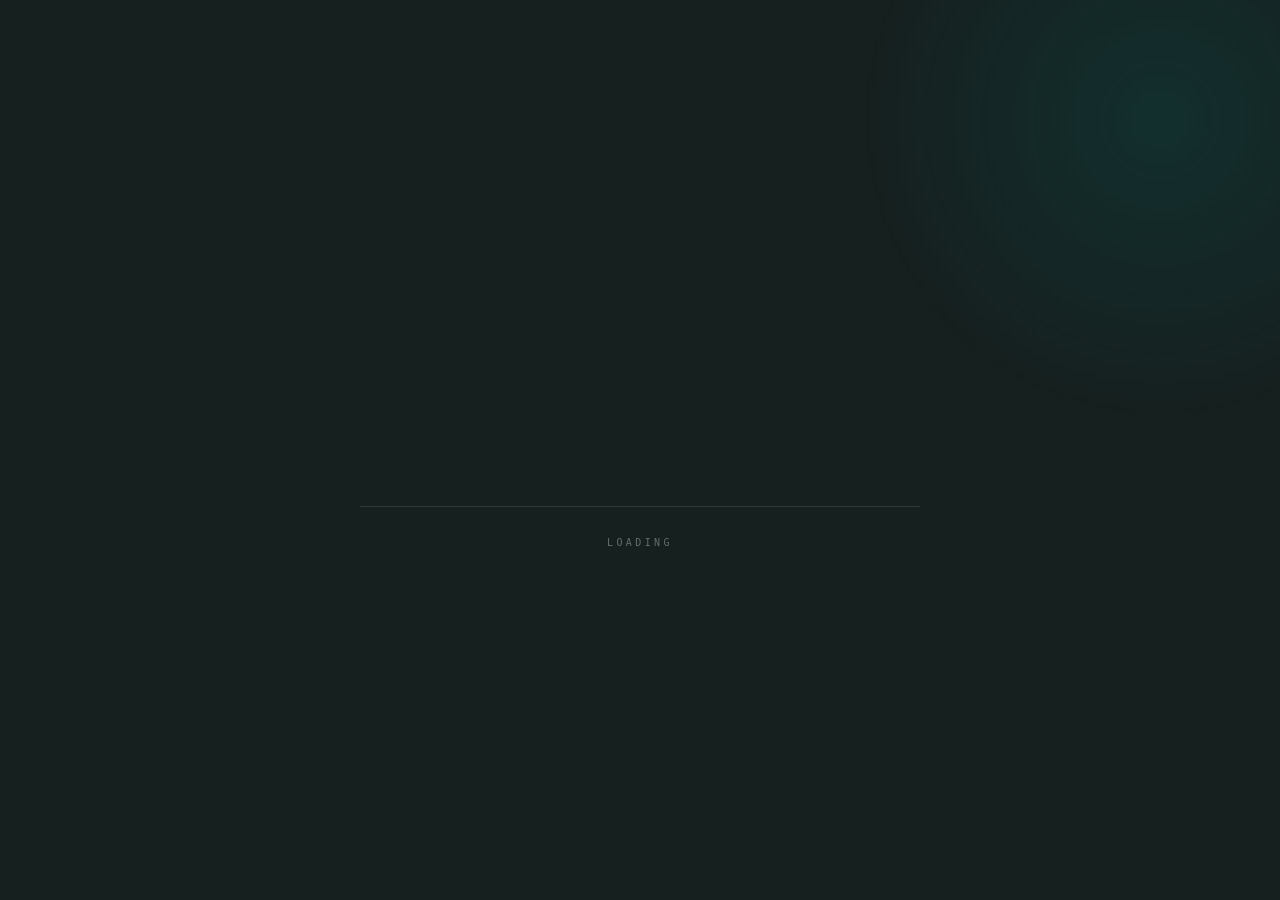
<file: selections-loader.html>
<!DOCTYPE html>
<html lang="en">

<head>
  <meta charset="UTF-8">
  <meta name="viewport" content="width=device-width, initial-scale=1.0">
  <title>selections — loading screen</title>
  <style>
    :root {
      --charcoal: #16201F;
      --teal: #008080;
      --paper: #F6F8F7;
      --stroke-dur: 3.8s;
      --step: 0.05s;
    }

    * {
      box-sizing: border-box;
      margin: 0;
      padding: 0
    }

    html,
    body {
      height: 100%
    }

    body {
      background: var(--charcoal);
      display: flex;
      align-items: center;
      justify-content: center;
      min-height: 100vh;
      overflow: hidden;
      font-family: "IBM Plex Mono", ui-monospace, monospace;
    }

    /* a soft teal glow bleeding from one corner — the one atmospheric touch */
    body::before {
      content: "";
      position: fixed;
      top: -220px;
      right: -220px;
      width: 680px;
      height: 680px;
      border-radius: 50%;
      background: radial-gradient(circle, rgba(0, 128, 128, .16), transparent 62%);
      pointer-events: none;
    }

    .stage {
      display: flex;
      flex-direction: column;
      align-items: center;
      gap: 30px;
      position: relative
    }

    .logo {
      width: clamp(280px, 58vw, 560px);
      height: auto;
      display: block;
      overflow: visible
    }

    /* ---- the wordmark letters draw themselves ---- */
    .logo .draw {
      fill: #fff;
      stroke: #fff;
      stroke-width: 2;
      stroke-dasharray: 1;
      /* normalised by pathLength="1" */
      stroke-dashoffset: 1;
      fill-opacity: 0;
      opacity: 0;
      animation: draw var(--stroke-dur) linear infinite;
      animation-delay: calc((var(--i) - 9) * var(--step));
    }

    /* ---- the teal squares land last ---- */
    .logo .sq {
      fill: var(--teal);
      opacity: 0;
      transform-box: fill-box;
      transform-origin: center;
      transform: scale(.3);
      animation: pop var(--stroke-dur) ease-out infinite;
    }

    /* ---- the small HR Services line fades up ---- */
    .logo .sub {
      fill: #fff;
      opacity: 0;
      animation: fadeSub var(--stroke-dur) ease infinite;
    }

    /* thin teal progress hairline under the mark */
    .track {
      width: clamp(280px, 58vw, 560px);
      height: 1px;
      background: rgba(255, 255, 255, .12);
      position: relative;
      overflow: hidden;
    }

    .track::after {
      content: "";
      position: absolute;
      inset: 0;
      background: var(--teal);
      transform-origin: left;
      transform: scaleX(0);
      animation: track var(--stroke-dur) ease infinite;
    }

    .caption {
      font-size: 10px;
      letter-spacing: .34em;
      text-transform: uppercase;
      color: rgba(255, 255, 255, .34);
    }

    @keyframes draw {
      0% {
        opacity: 0;
        stroke-dashoffset: 1;
        fill-opacity: 0
      }

      3% {
        opacity: 1;
        stroke-dashoffset: 1;
        fill-opacity: 0
      }

      22% {
        opacity: 1;
        stroke-dashoffset: 0;
        fill-opacity: 0
      }

      30% {
        opacity: 1;
        stroke-dashoffset: 0;
        fill-opacity: 1
      }

      82% {
        opacity: 1;
        stroke-dashoffset: 0;
        fill-opacity: 1
      }

      90% {
        opacity: 0;
        stroke-dashoffset: 0;
        fill-opacity: 1
      }

      91% {
        opacity: 0;
        stroke-dashoffset: 1;
        fill-opacity: 0
      }

      100% {
        opacity: 0;
        stroke-dashoffset: 1;
        fill-opacity: 0
      }
    }

    @keyframes pop {
      0% {
        opacity: 0;
        transform: scale(.3)
      }

      27% {
        opacity: 0;
        transform: scale(.3)
      }

      33% {
        opacity: 1;
        transform: scale(1)
      }

      82% {
        opacity: 1;
        transform: scale(1)
      }

      90% {
        opacity: 0;
        transform: scale(1)
      }

      100% {
        opacity: 0;
        transform: scale(.3)
      }
    }

    @keyframes fadeSub {
      0% {
        opacity: 0
      }

      34% {
        opacity: 0
      }

      44% {
        opacity: 1
      }

      82% {
        opacity: 1
      }

      90% {
        opacity: 0
      }

      100% {
        opacity: 0
      }
    }

    @keyframes track {
      0% {
        transform: scaleX(0);
        opacity: 0
      }

      3% {
        opacity: 1
      }

      24% {
        transform: scaleX(1)
      }

      82% {
        transform: scaleX(1);
        opacity: 1
      }

      90% {
        transform: scaleX(1);
        opacity: 0
      }

      91% {
        transform: scaleX(0);
        opacity: 0
      }

      100% {
        transform: scaleX(0);
        opacity: 0
      }
    }

    /* show a calm, fully-formed mark for anyone who prefers no motion */
    @media (prefers-reduced-motion: reduce) {
      .logo .draw {
        opacity: 1;
        fill-opacity: 1;
        stroke-dashoffset: 0;
        animation: none
      }

      .logo .sq {
        opacity: 1;
        transform: none;
        animation: none
      }

      .logo .sub {
        opacity: 1;
        animation: none
      }

      .track::after {
        transform: scaleX(1);
        opacity: 1;
        animation: none
      }
    }

    /* ---- mobile ---- */
    @media (max-width: 560px) {
      body { padding-inline: 22px; }
      .logo, .track { width: min(82vw, 360px); }
      .stage { gap: 24px; }
      .caption { font-size: 9px; letter-spacing: .3em; }
      body::before { width: 440px; height: 440px; top: -150px; right: -150px; }
    }
    @media (max-width: 360px) {
      .logo, .track { width: 86vw; }
      .stage { gap: 20px; }
    }
    @media (max-height: 430px) and (orientation: landscape) {
      .logo, .track { width: min(46vw, 320px); }
      .stage { gap: 16px; }
    }
  </style>
</head>

<body>
  <div class="stage">
    <svg class="logo" xmlns="http://www.w3.org/2000/svg" viewBox="0 0 1920 426" role="img"
      aria-label="selections — HR Services, loading">
      <!-- wordmark: s e l e c t i o n s  (left-to-right via --i) -->
      <path class="draw" style="--i:0" pathLength="1"
        d="M129.8,259.8c-8.5-.2-16.7-1.8-24.7-4.6-8-2.9-15.1-6.8-21-11.8-6-4.9-10.3-10.6-12.8-16.9l18.7-8c1.6,4,4.7,7.7,9.1,11.1,4.5,3.3,9.7,6,15.5,8,5.8,2,11.5,2.9,17.2,2.9s12.2-1,17.6-3.1c5.5-2.1,9.9-5,13.3-8.8,3.5-3.9,5.3-8.5,5.3-13.8s-1.9-10.1-5.6-13.3c-3.7-3.3-8.4-5.9-14.1-7.7-5.7-2-11.5-3.8-17.5-5.6-10.9-3-20.6-6.3-28.9-9.9-8.4-3.6-14.9-8.2-19.6-13.8-4.6-5.7-7-12.9-7-21.8s2.6-17.5,7.9-24.3c5.4-6.9,12.3-12.2,20.9-15.9,8.7-3.8,17.9-5.7,27.7-5.7s24,2.7,34.3,8.2c10.4,5.5,17.9,12.7,22.6,21.8l-17.5,10.4c-1.9-4.2-4.8-7.9-8.8-11-4-3.1-8.6-5.5-13.8-7.3-5.1-1.8-10.2-2.7-15.5-2.8-6.6-.1-12.7.9-18.4,2.9-5.7,2-10.3,4.9-13.8,8.8-3.4,3.9-5.1,8.7-5.1,14.4s1.7,10,5.1,13c3.4,2.9,8,5.3,13.8,7.1,5.9,1.8,12.5,3.8,19.8,6.2,9.4,3,18.2,6.4,26.4,10.2,8.2,3.8,14.9,8.6,20,14.2,5.1,5.7,7.5,12.8,7.4,21.5,0,9.3-2.8,17.4-8.4,24.3-5.6,6.9-12.8,12.2-21.7,15.9-8.9,3.6-18.4,5.3-28.5,4.9Z" />
      <path class="draw" style="--i:1" pathLength="1"
        d="M334.4,260.9c-14.2,0-27.2-3.7-39-11-11.7-7.3-21-17.1-28-29.4-6.9-12.4-10.4-26-10.4-41s2-21.9,6-31.7c4-9.9,9.5-18.6,16.6-26,7.1-7.5,15.4-13.4,24.7-17.6,9.4-4.2,19.4-6.3,30-6.3s22,2.3,31.6,6.8c9.7,4.5,18,10.9,24.9,19,7,8.1,12.3,17.7,15.8,28.6,3.6,10.9,4.2,11.8,4.2,24h-131.2c-.6,13.7,4.6,30,9.6,37.7,5.1,7.7,11.4,13.9,19.2,18.4,7.8,4.4,16.5,6.7,26,6.8,10.3,0,19.6-2.7,27.8-8,8.4-5.4,15.1-12.7,20.1-22.1l22,5.1c-6.2,13.7-15.5,25-28,33.7-12.5,8.7-26.4,13-41.9,13ZM279.3,170.3h110c-.7-9.6-3.7-18.4-8.8-26.3-5.1-8-11.6-14.4-19.6-19.2-8-4.8-16.9-7.3-26.4-7.3s-18.4,2.4-26.3,7.1c-7.9,4.6-14.4,11-19.5,19-5.1,7.9-8.1,16.8-9.3,26.6Z" />
      <path class="draw" style="--i:2" pathLength="1" d="M489,256.9V95.7h21.7v161.2h-21.7Z" />
      <path class="draw" style="--i:3" pathLength="1"
        d="M667.4,260.9c-14.2,0-27.2-3.7-39-11-11.6-7.3-21-17.1-28-29.4-6.9-12.4-10.4-26-10.4-41s2-21.9,6-31.7c4-9.9,9.5-18.6,16.5-26,7.1-7.5,15.4-13.4,24.7-17.6,9.4-4.2,19.4-6.3,30-6.3s22,2.3,31.6,6.8c9.7,4.5,18,10.9,24.9,19,7,8.1,12.3,17.7,15.8,28.6,3.6,10.9,5.7,11.8,5.7,24h-131.2c-.6,19.7,3.9,29.7,8.1,37.7,5.1,7.7,11.4,13.9,19.2,18.4,7.8,4.4,16.5,6.7,26,6.8,10.3,0,19.6-2.7,27.8-8,8.4-5.4,15.1-12.7,20.1-22.1l22,5.1c-6.2,13.7-15.5,25-28,33.7-12.5,8.7-26.4,13-41.9,13ZM612.3,170.3h110c-.7-9.6-3.7-18.4-8.8-26.3-5.1-8-11.6-14.4-19.6-19.2-8-4.8-16.9-7.3-26.4-7.3s-18.4,2.4-26.3,7.1c-7.9,4.6-14.4,11-19.5,19-5.1,7.9-8.1,16.8-9.3,26.6Z" />
      <path class="draw" style="--i:4" pathLength="1"
        d="M932.1,218.1l19.3,10.5c-7,9.8-15.9,17.6-26.8,23.5-10.7,5.9-22.4,8.8-35,8.8s-27.2-3.7-39-11c-11.7-7.3-21-17.1-28-29.4-6.9-12.4-10.4-26-10.4-41s2-21.9,6-31.7c4-9.9,9.5-18.6,16.6-26,7.1-7.5,15.4-13.4,24.7-17.6,9.4-4.2,19.4-6.3,30-6.3s24.2,2.9,35,8.8c10.8,5.9,19.7,13.8,26.8,23.7l-19.3,10.4c-5.4-6.8-11.8-12-19.3-15.6-7.5-3.7-15.2-5.6-23-5.6s-19.9,2.8-28.3,8.4c-8.5,5.5-15.2,12.7-20.1,21.8-4.8,9.1-7.3,19-7.3,29.9s2.5,20.8,7.4,29.9c5.1,9.1,11.8,16.3,20.3,21.8,8.5,5.4,17.8,8,28,8s16.4-2,23.8-5.9c7.4-3.9,13.6-9,18.6-15.3Z" />
      <path class="draw" style="--i:5" pathLength="1"
        d="M1111,144.5h-37l-.2,112.3h-21.7l.2-133v-28.2h21.7v27.2h37v21.7Z" />
      <path class="draw" style="--i:6" pathLength="1" d="M1190,149.4h21.7v107.5h-21.7v-107.5Z" />
      <path class="draw" style="--i:7" pathLength="1"
        d="M1368,260.9c-14.2,0-27.2-3.7-39-11-11.7-7.3-21-17.1-28-29.4-6.9-12.4-10.4-26-10.4-41s2-21.9,6-31.7c4-9.9,9.5-18.6,16.6-26,7.1-7.5,15.4-13.4,24.7-17.6,9.4-4.2,19.4-6.3,30-6.3s27.2,3.7,38.8,11c11.8,7.3,21.1,17.2,28,29.5,7,12.4,10.5,26.1,10.5,41.1s-2,21.8-6,31.6c-4,9.8-9.6,18.5-16.7,26-7,7.4-15.2,13.3-24.6,17.5-9.3,4.2-19.3,6.3-30,6.3ZM1368,239.2c10.5,0,20-2.7,28.3-8.2,8.5-5.6,15.1-12.9,20-22,4.9-9.1,7.4-18.9,7.4-29.5s-2.5-20.8-7.4-29.9c-5-9.2-11.7-16.5-20.1-22-8.4-5.5-17.7-8.2-28.1-8.2s-20,2.8-28.5,8.4c-8.4,5.5-15,12.7-20,21.8-4.8,9.1-7.3,19-7.3,29.9s2.5,21.2,7.6,30.3c5.1,9,11.8,16.1,20.3,21.5,8.5,5.3,17.7,7.9,27.8,7.9Z" />
      <path class="draw" style="--i:8" pathLength="1"
        d="M1659,161.1v95.7h-21.7v-91.4c0-8.5-2.1-16.1-6.2-23-4.1-6.9-9.6-12.4-16.5-16.6-6.9-4.1-14.6-6.2-23-6.2s-16,2.1-23,6.2c-6.9,4.1-12.4,9.6-16.5,16.6-4.1,6.9-6.2,14.6-6.2,23h-21.7v-63.3h21.7v21.3c5.5-7.8,12.6-14.1,21.3-18.7,8.8-4.6,18.3-7,28.6-7s22.3,2.8,31.9,8.5c9.6,5.7,17.2,13.3,22.9,22.9,5.7,9.6,8.5,20.2,8.5,31.9Z" />
      <path class="draw" style="--i:9" pathLength="1"
        d="M1790.4,259.8c-8.5-.2-16.7-1.8-24.7-4.6-8-2.9-15.1-6.8-21-11.8-6-4.9-10.3-10.6-12.8-16.9l18.7-8c1.6,4,4.7,7.7,9.1,11.1,4.5,3.3,9.7,6,15.5,8,5.8,2,11.5,2.9,17.2,2.9s12.2-1,17.6-3.1c5.5-2.1,9.9-5,13.3-8.8,3.5-3.9,5.3-8.5,5.3-13.8s-1.9-10.1-5.6-13.3c-3.7-3.3-8.4-5.9-14.1-7.7-5.7-2-11.5-3.8-17.5-5.6-10.9-3-20.6-6.3-28.9-9.9-8.4-3.6-14.9-8.2-19.6-13.8-4.6-5.7-7-12.9-7-21.8s2.6-17.5,7.9-24.3c5.4-6.9,12.3-12.2,20.9-15.9,8.7-3.8,17.9-5.7,27.7-5.7s24,2.7,34.3,8.2c10.4,5.5,17.9,12.7,22.6,21.8l-17.5,10.4c-1.9-4.2-4.8-7.9-8.8-11-4-3.1-8.6-5.5-13.8-7.3-5.1-1.8-10.2-2.7-15.5-2.8-6.6-.1-12.7.9-18.4,2.9-5.7,2-10.3,4.9-13.8,8.8-3.4,3.9-5.1,8.7-5.1,14.4s1.7,10,5.1,13c3.4,2.9,8,5.3,13.8,7.1,5.9,1.8,12.5,3.8,19.8,6.2,9.4,3,18.2,6.4,26.4,10.2s14.9,8.6,20,14.2c5.1,5.7,7.5,12.8,7.4,21.5,0,9.3-2.8,17.4-8.4,24.3-5.6,6.9-12.8,12.2-21.7,15.9-8.9,3.6-18.4,5.3-28.5,4.9Z" />

      <!-- the two teal squares: the i-dot and the accent -->
      <path class="sq" d="M1189.8,95.7h21.7v19.5h-21.7v-19.5Z" />
      <path class="sq" d="M1524.4,232.5h22v24.4h-22v-24.4Z" />

      <!-- HR SERVICES sub-line -->
      <path class="sub" d="M78.4,364.3v-42.6h1.3v20.6h27.1v-20.6h1.3v42.6h-1.3v-20.6h-27.1v20.6h-1.3Z" />
      <path class="sub"
        d="M262.7,364.3v-42.6h12.5c2.4,0,4.5.5,6.3,1.5,1.8,1,3.3,2.4,4.3,4.2,1.1,1.8,1.6,3.9,1.6,6.4s-.5,4.5-1.6,6.3c-1,1.8-2.5,3.2-4.3,4.2-1.8,1-3.9,1.5-6.3,1.5h-11.8v-1.3h11.8c2.1,0,4-.4,5.7-1.3,1.6-.9,2.9-2.1,3.9-3.7.9-1.6,1.4-3.5,1.4-5.7s-.5-4.1-1.4-5.7c-.9-1.6-2.2-2.9-3.9-3.8-1.6-.9-3.5-1.4-5.7-1.4h-11.2v41.3h-1.3ZM279,344.9l10.5,19.4h-1.5l-10.5-19.4h1.5Z" />
      <path class="sub"
        d="M620.6,332.4c-.2-2.9-1.3-5.3-3.4-7.2-2-1.9-4.7-2.8-8-2.8s-4.1.4-5.8,1.2c-1.7.8-3.1,2-4,3.4-1,1.4-1.5,3.1-1.5,5s.2,2.1.5,3c.4.9.9,1.8,1.6,2.5.8.7,1.7,1.4,2.8,2,1.1.6,2.5,1.1,4,1.6l4.8,1.5c1.8.6,3.4,1.2,4.8,1.9,1.3.7,2.5,1.5,3.3,2.4.9.9,1.5,1.9,2,2.9.4,1.1.6,2.3.6,3.6,0,2.2-.6,4.2-1.7,5.9-1.1,1.7-2.7,3.1-4.8,4.1-2,1-4.4,1.5-7.1,1.5s-4.9-.5-6.8-1.4c-1.9-.9-3.5-2.2-4.6-3.8-1.1-1.6-1.8-3.5-1.9-5.5h1.3c.1,1.8.7,3.4,1.7,4.8s2.4,2.5,4.1,3.3c1.7.8,3.8,1.2,6.1,1.2s4.6-.4,6.4-1.3c1.8-.9,3.3-2.1,4.3-3.6,1-1.5,1.5-3.3,1.5-5.3s-.3-2.9-1-4c-.7-1.2-1.7-2.2-3.1-3.1-1.4-.9-3.3-1.7-5.6-2.4l-4.8-1.5c-3.3-1.1-5.8-2.4-7.5-4.2-1.7-1.7-2.5-3.8-2.5-6.3s.5-4,1.6-5.6c1.1-1.7,2.6-3,4.5-3.9,1.9-1,4.1-1.4,6.5-1.4s4.6.5,6.4,1.5c1.8,1,3.3,2.3,4.4,4,1.1,1.7,1.7,3.7,1.8,5.8h-1.3Z" />
      <path class="sub" d="M774.9,364.3v-42.6h22.7v1.3h-21.4v19.3h20.1v1.3h-20.1v19.3h22v1.3h-23.3Z" />
      <path class="sub"
        d="M950.4,364.3v-42.6h12.5c2.4,0,4.5.5,6.3,1.5,1.8,1,3.3,2.4,4.3,4.2,1.1,1.8,1.6,3.9,1.6,6.4s-.5,4.5-1.6,6.3c-1,1.8-2.5,3.2-4.3,4.2-1.8,1-3.9,1.5-6.3,1.5h-11.8v-1.3h11.8c2.1,0,4-.4,5.7-1.3,1.6-.9,2.9-2.1,3.8-3.7.9-1.6,1.4-3.5,1.4-5.7s-.5-4.1-1.4-5.7c-.9-1.6-2.2-2.9-3.8-3.8-1.6-.9-3.5-1.4-5.7-1.4h-11.2v41.3h-1.3ZM966.7,344.9l10.5,19.4h-1.5l-10.5-19.4h1.5Z" />
      <path class="sub" d="M1123.8,321.7l14.7,41h.2l14.7-41h1.4l-15.2,42.6h-1.8l-15.2-42.6h1.4Z" />
      <path class="sub" d="M1305.8,321.7v42.6h-1.3v-42.6h1.3Z" />
      <path class="sub"
        d="M1492,335h-1.4c-.3-1.4-.8-2.9-1.5-4.3-.8-1.5-1.8-2.8-3-4.1-1.3-1.2-2.8-2.3-4.5-3-1.7-.8-3.7-1.1-5.8-1.1s-5.6.8-8.1,2.4c-2.5,1.6-4.5,3.9-6,7-1.5,3.1-2.2,6.8-2.2,11.2s.7,8.2,2.2,11.3c1.5,3.1,3.5,5.4,6,6.9,2.5,1.6,5.2,2.4,8.1,2.4s4.1-.4,5.8-1.1c1.7-.8,3.2-1.8,4.5-3,1.3-1.2,2.3-2.6,3-4.1.8-1.5,1.3-2.9,1.5-4.4h1.4c-.3,1.5-.8,3.1-1.6,4.7-.8,1.6-1.9,3.1-3.2,4.5-1.3,1.4-3,2.5-4.9,3.4-1.9.9-4.1,1.3-6.6,1.3s-6.6-.9-9.2-2.7-4.7-4.4-6.2-7.7c-1.5-3.3-2.2-7.1-2.2-11.5s.7-8.2,2.2-11.5c1.5-3.3,3.6-5.8,6.2-7.7s5.7-2.7,9.2-2.7,4.7.4,6.6,1.3c1.9.9,3.5,2,4.9,3.4,1.3,1.4,2.4,2.9,3.2,4.5.8,1.6,1.3,3.2,1.6,4.7Z" />
      <path class="sub" d="M1644,364.3v-42.6h22.7v1.3h-21.4v19.3h20.1v1.3h-20.1v19.3h22v1.3h-23.3Z" />
      <path class="sub"
        d="M1842.3,332.4c-.2-2.9-1.3-5.3-3.4-7.2-2-1.9-4.7-2.8-8-2.8s-4.1.4-5.8,1.2c-1.7.8-3.1,2-4,3.4-1,1.4-1.5,3.1-1.5,5s.2,2.1.5,3c.4.9.9,1.8,1.6,2.5.8.7,1.7,1.4,2.8,2,1.1.6,2.5,1.1,4,1.6l4.8,1.5c1.8.6,3.4,1.2,4.8,1.9,1.3.7,2.5,1.5,3.3,2.4.9.9,1.5,1.9,2,2.9.4,1.1.6,2.3.6,3.6,0,2.2-.6,4.2-1.7,5.9-1.1,1.7-2.7,3.1-4.8,4.1-2,1-4.4,1.5-7.1,1.5s-4.9-.5-6.8-1.4c-1.9-.9-3.5-2.2-4.6-3.8-1.1-1.6-1.8-3.5-1.9-5.5h1.3c.1,1.8.7,3.4,1.7,4.8s2.4,2.5,4.1,3.3c1.7.8,3.8,1.2,6.1,1.2s4.6-.4,6.4-1.3c1.8-.9,3.3-2.1,4.3-3.6,1-1.5,1.5-3.3,1.5-5.3s-.3-2.9-1-4c-.7-1.2-1.7-2.2-3.1-3.1-1.4-.9-3.3-1.7-5.6-2.4l-4.8-1.5c-3.3-1.1-5.8-2.4-7.5-4.2-1.7-1.7-2.5-3.8-2.5-6.3s.5-4,1.6-5.6c1.1-1.7,2.6-3,4.5-3.9,1.9-1,4.1-1.4,6.5-1.4s4.6.5,6.4,1.5c1.8,1,3.3,2.3,4.4,4,1.1,1.7,1.7,3.7,1.8,5.8h-1.3Z" />
    </svg>

    <div class="track"></div>
    <div class="caption">loading</div>
  </div>
</body>

</html>
</file>
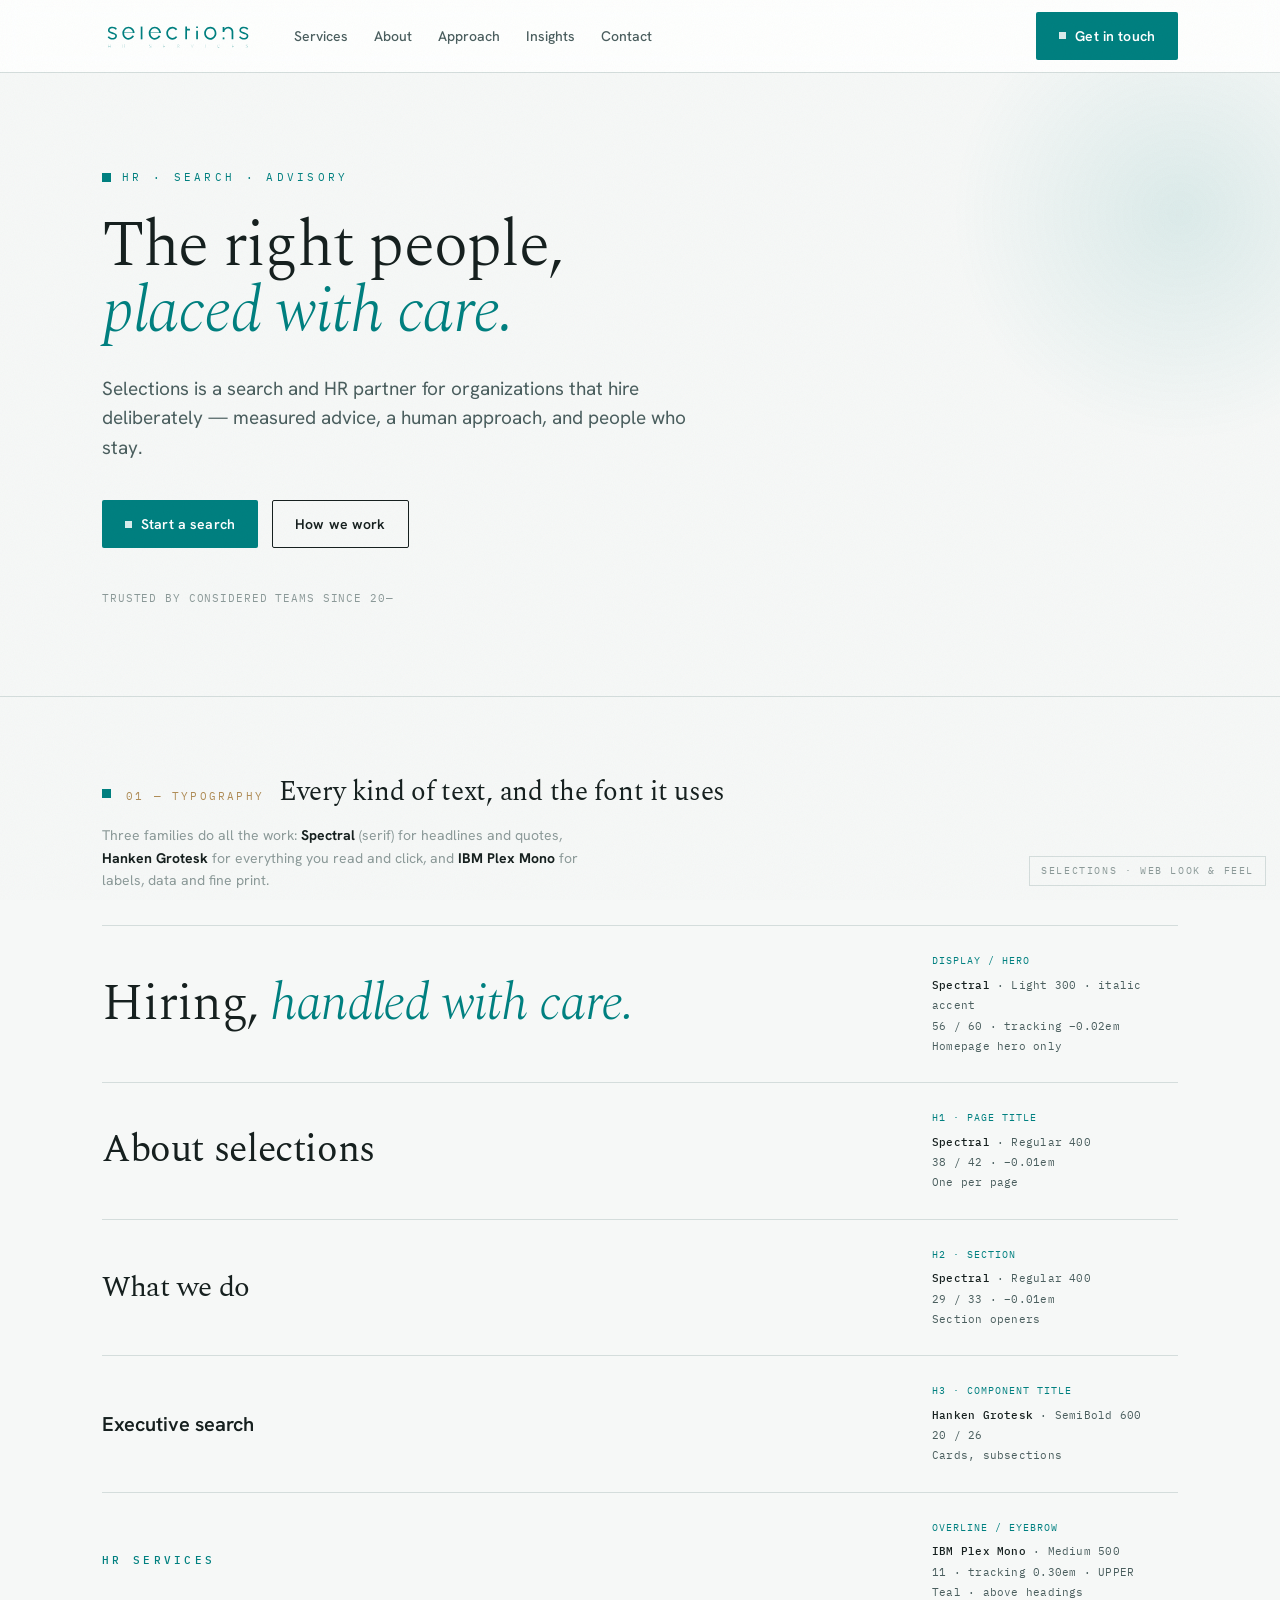
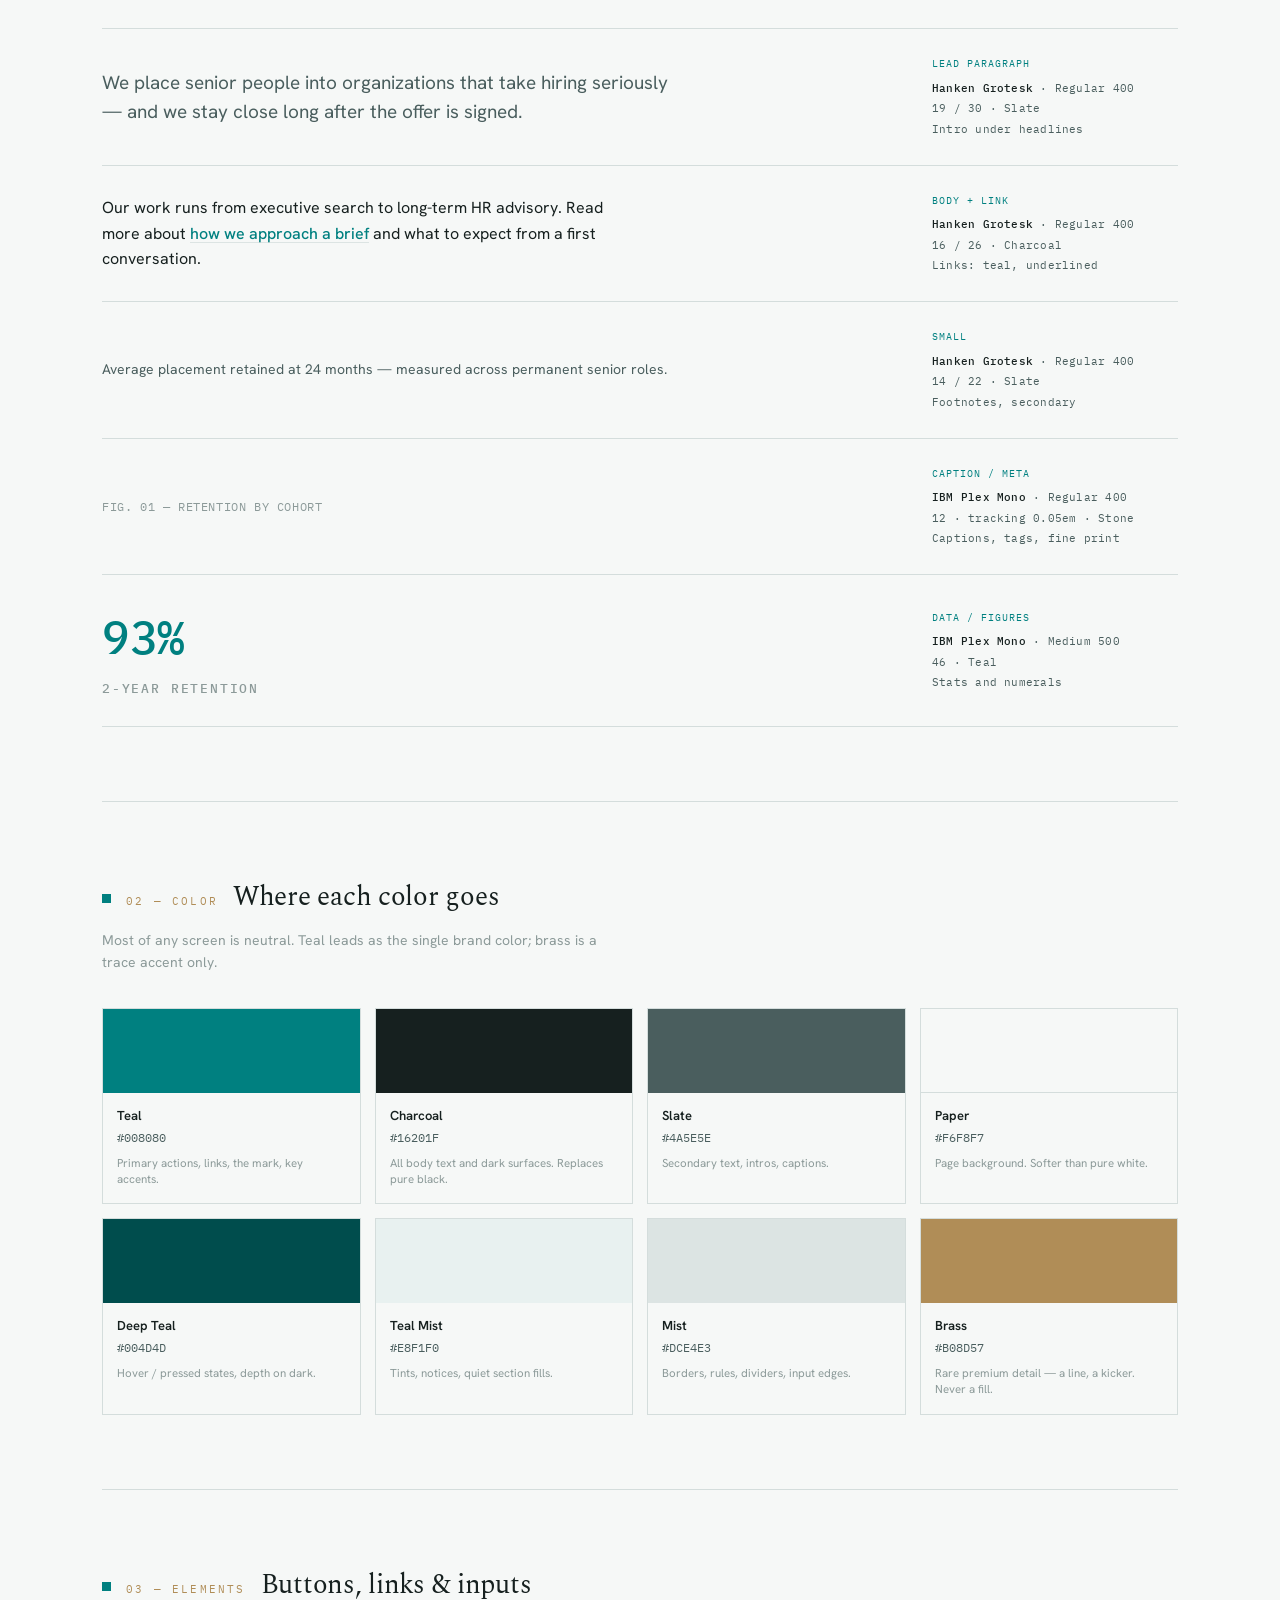
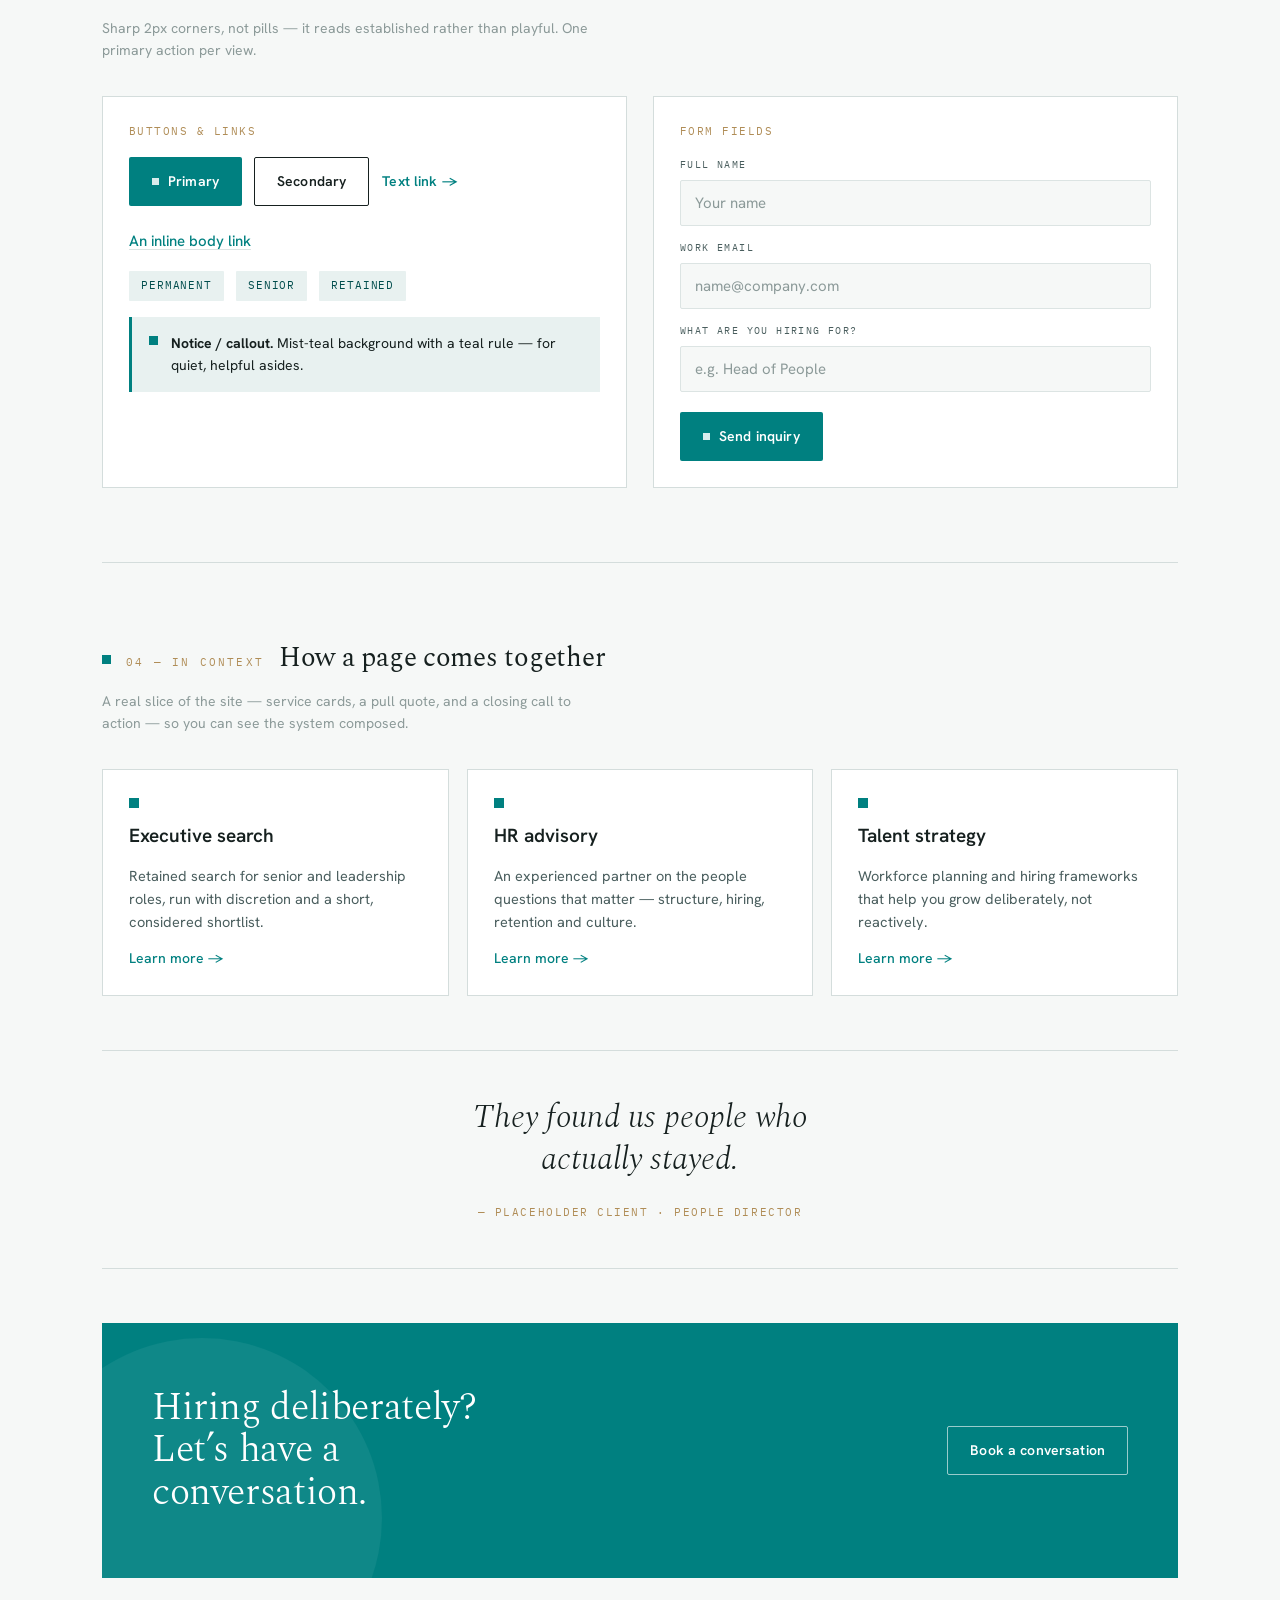
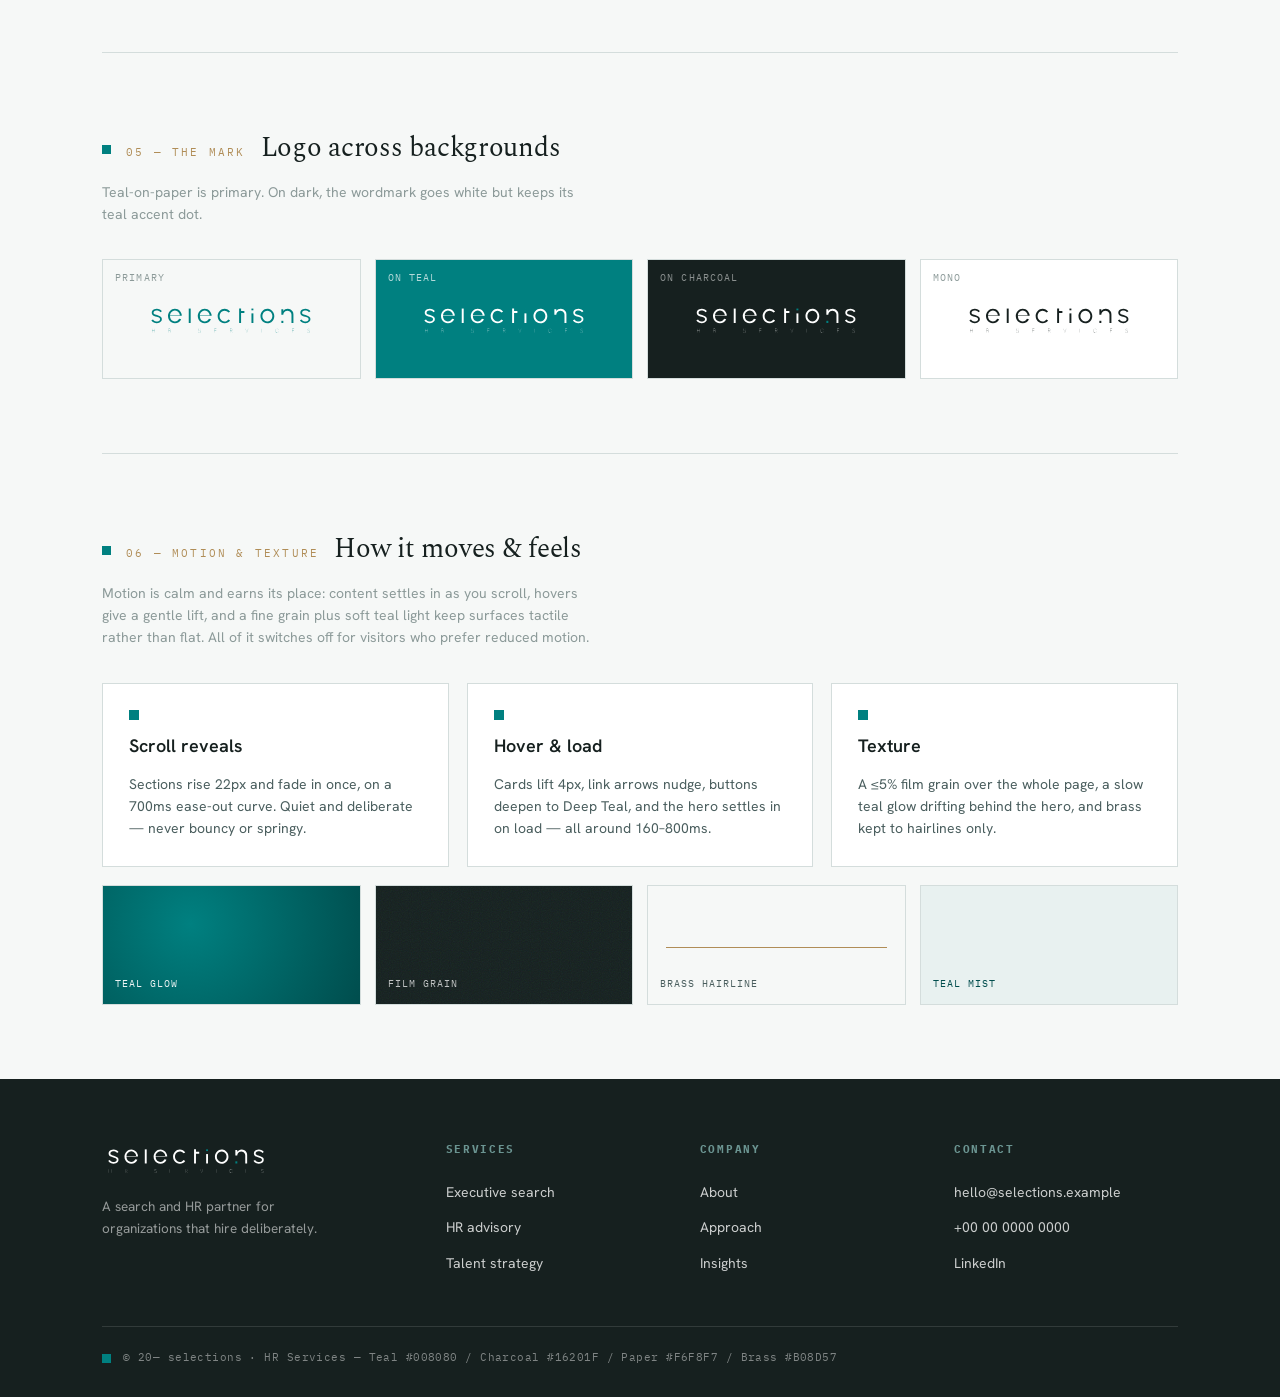
<file: selections-web-style-guide.html>
<!DOCTYPE html>
<html lang="en">
<head>
<meta charset="UTF-8">
<meta name="viewport" content="width=device-width, initial-scale=1.0">
<title>selections — Web Look &amp; Feel Guide</title>
<link rel="preconnect" href="https://fonts.googleapis.com">
<link rel="preconnect" href="https://fonts.gstatic.com" crossorigin>
<link href="https://fonts.googleapis.com/css2?family=Spectral:ital,wght@0,300;0,400;0,500;1,300;1,400&family=Hanken+Grotesk:wght@400;500;600;700&family=IBM+Plex+Mono:wght@400;500&display=swap" rel="stylesheet">
<script>try{if(!window.matchMedia('(prefers-reduced-motion: reduce)').matches){document.documentElement.classList.add('anim');}}catch(e){}</script>
<style>
:root{
  --teal:#008080; --deep-teal:#004D4D; --sage:#6B9491; --mist-teal:#E8F1F0;
  --black:#000; --charcoal:#16201F; --slate:#4A5E5E; --stone:#8C9A99;
  --mist:#DCE4E3; --paper:#F6F8F7; --white:#FFF; --brass:#B08D57;
  --rule:#D4DDDC;
  --serif:"Spectral",Georgia,serif;
  --sans:"Hanken Grotesk",system-ui,sans-serif;
  --mono:"IBM Plex Mono",ui-monospace,monospace;
}
*{box-sizing:border-box;margin:0;padding:0}
html{scroll-behavior:smooth}
body{background:var(--paper);color:var(--charcoal);font-family:var(--sans);font-size:16px;line-height:1.6;-webkit-font-smoothing:antialiased}
svg{display:block}
a{color:inherit;text-decoration:none}
.wrap{max-width:1140px;margin:0 auto;padding:0 32px}
.dot{display:inline-block;width:9px;height:9px;background:var(--teal);flex:none}

.guide-tag{position:fixed;right:14px;bottom:14px;z-index:50;font-family:var(--mono);font-size:10px;letter-spacing:.16em;text-transform:uppercase;color:var(--stone);background:rgba(246,248,247,.86);backdrop-filter:blur(6px);border:1px solid var(--rule);padding:6px 11px}

.nav{position:sticky;top:0;z-index:40;background:rgba(255,255,255,.88);backdrop-filter:blur(10px);border-bottom:1px solid var(--rule)}
.nav-in{display:flex;align-items:center;gap:34px;height:72px}
.nav .brand{width:152px;color:var(--teal)}
.nav .links{display:flex;gap:26px;margin-left:6px}
.nav .links a{font-size:14px;font-weight:500;color:var(--slate);position:relative;padding:4px 0;transition:color .15s}
.nav .links a:hover{color:var(--charcoal)}
.nav .links a::after{content:"";position:absolute;left:0;right:0;bottom:-2px;height:2px;background:var(--teal);transform:scaleX(0);transform-origin:left;transition:transform .18s}
.nav .links a:hover::after{transform:scaleX(1)}
.nav .navcta{margin-left:auto}
.btn{display:inline-flex;align-items:center;gap:9px;font-family:var(--sans);font-weight:600;font-size:14px;letter-spacing:.01em;padding:12px 22px;border:1px solid transparent;border-radius:2px;cursor:pointer;transition:all .16s}
.btn-primary{background:var(--teal);color:#fff}
.btn-primary:hover{background:var(--deep-teal)}
.btn-primary .sq{width:7px;height:7px;background:rgba(255,255,255,.85)}
.btn-secondary{background:transparent;color:var(--charcoal);border-color:var(--charcoal)}
.btn-secondary:hover{background:var(--charcoal);color:#fff}
.btn-ghost{background:transparent;color:var(--teal);padding:12px 0}
.btn-ghost:hover{color:var(--deep-teal)}
.btn-on-teal{background:transparent;color:#fff;border-color:rgba(255,255,255,.6)}
.btn-on-teal:hover{background:#fff;color:var(--teal)}
@media(max-width:820px){.nav .links{display:none}}

.hero{padding:96px 0 88px;border-bottom:1px solid var(--rule);position:relative;overflow:hidden}
.hero::after{content:"";position:absolute;right:-160px;top:-120px;width:520px;height:520px;border-radius:50%;background:radial-gradient(circle,rgba(0,128,128,.10),transparent 62%);pointer-events:none}
.eyebrow{font-family:var(--mono);font-size:11px;letter-spacing:.3em;text-transform:uppercase;color:var(--teal);display:flex;align-items:center;gap:11px;margin-bottom:26px}
.hero h1{font-family:var(--serif);font-weight:300;font-size:clamp(38px,6vw,64px);line-height:1.04;letter-spacing:-.02em;max-width:15ch}
.hero h1 em{font-style:italic;color:var(--teal)}
.hero .lead{font-size:19px;color:var(--slate);max-width:54ch;margin:28px 0 38px;line-height:1.55}
.hero .actions{display:flex;gap:14px;flex-wrap:wrap}
.hero .trust{margin-top:42px;font-family:var(--mono);font-size:11px;letter-spacing:.08em;color:var(--stone);text-transform:uppercase}

.section{padding:74px 0;border-bottom:1px solid var(--rule)}
.s-head{display:flex;align-items:baseline;gap:15px;margin-bottom:8px}
.s-kicker{font-family:var(--mono);font-size:11px;color:var(--brass);letter-spacing:.2em;text-transform:uppercase}
.s-title{font-family:var(--serif);font-weight:400;font-size:27px;letter-spacing:-.01em}
.s-sub{color:var(--stone);font-size:14px;max-width:62ch;margin:10px 0 34px;line-height:1.6}

.scale{border-top:1px solid var(--rule)}
.row{display:grid;grid-template-columns:1fr 246px;gap:30px;align-items:center;padding:26px 0;border-bottom:1px solid var(--rule)}
.row .live{min-width:0}
.spec{font-family:var(--mono);font-size:11px;color:var(--slate);line-height:1.85;letter-spacing:.02em}
.spec b{color:var(--charcoal);font-weight:500}
.spec .role{color:var(--teal);display:block;margin-bottom:4px;letter-spacing:.1em;text-transform:uppercase;font-size:10px}

.ty-display{font-family:var(--serif);font-weight:300;font-size:clamp(34px,5vw,52px);line-height:1.05;letter-spacing:-.02em}
.ty-display em{font-style:italic;color:var(--teal)}
.ty-h1{font-family:var(--serif);font-weight:400;font-size:38px;line-height:1.1;letter-spacing:-.01em}
.ty-h2{font-family:var(--serif);font-weight:400;font-size:29px;line-height:1.15;letter-spacing:-.01em}
.ty-h3{font-family:var(--sans);font-weight:600;font-size:20px;line-height:1.3;color:var(--charcoal)}
.ty-over{font-family:var(--mono);font-weight:500;font-size:11px;letter-spacing:.3em;text-transform:uppercase;color:var(--teal)}
.ty-lead{font-family:var(--sans);font-weight:400;font-size:19px;line-height:1.55;color:var(--slate);max-width:52ch}
.ty-body{font-family:var(--sans);font-weight:400;font-size:16px;line-height:1.6;color:var(--charcoal);max-width:60ch}
.ty-body a{color:var(--teal);font-weight:500;text-decoration:underline;text-underline-offset:3px;text-decoration-color:var(--mist)}
.ty-small{font-family:var(--sans);font-weight:400;font-size:14px;line-height:1.55;color:var(--slate)}
.ty-cap{font-family:var(--mono);font-weight:400;font-size:12px;letter-spacing:.05em;color:var(--stone)}
.ty-data{font-family:var(--mono);font-weight:500;font-size:46px;color:var(--teal);letter-spacing:-.01em}
.ty-data small{font-family:var(--mono);font-size:13px;color:var(--stone);letter-spacing:.14em;text-transform:uppercase;display:block;margin-top:4px}

.cols{display:grid;grid-template-columns:repeat(4,1fr);gap:14px}
.col{border:1px solid var(--rule)}
.col .chip{height:84px}
.col .cbody{padding:13px 14px 16px}
.col .nm{font-weight:600;font-size:13px}
.col .hx{font-family:var(--mono);font-size:11.5px;color:var(--slate);margin-top:2px}
.col .ro{font-size:11.5px;color:var(--stone);margin-top:8px;line-height:1.4}
@media(max-width:760px){.cols{grid-template-columns:repeat(2,1fr)}}

.kit{display:grid;grid-template-columns:repeat(2,1fr);gap:26px}
.kit-box{border:1px solid var(--rule);background:#fff;padding:26px}
.kit-label{font-family:var(--mono);font-size:10.5px;letter-spacing:.14em;text-transform:uppercase;color:var(--brass);margin-bottom:18px}
.kit-row{display:flex;gap:12px;flex-wrap:wrap;align-items:center}
.tag-pill{font-family:var(--mono);font-size:11px;letter-spacing:.08em;text-transform:uppercase;color:var(--deep-teal);background:var(--mist-teal);padding:6px 12px;border-radius:1px}
.linkdemo a{color:var(--teal);font-weight:500;text-decoration:underline;text-underline-offset:3px;text-decoration-color:var(--mist);font-size:15px}
.linkdemo a:hover{text-decoration-color:var(--teal)}
.field{margin-top:14px}
.field label{display:block;font-family:var(--mono);font-size:10px;letter-spacing:.14em;text-transform:uppercase;color:var(--slate);margin-bottom:7px}
.field input{width:100%;font-family:var(--sans);font-size:15px;color:var(--charcoal);background:var(--paper);border:1px solid var(--mist);border-radius:2px;padding:12px 14px;outline:none;transition:border .15s,box-shadow .15s}
.field input:focus{border-color:var(--teal);box-shadow:0 0 0 3px rgba(0,128,128,.14)}
.field input::placeholder{color:var(--stone)}
.notice{display:flex;gap:13px;background:var(--mist-teal);border-left:3px solid var(--teal);padding:15px 17px;font-size:14px;color:var(--charcoal);margin-top:16px}
@media(max-width:760px){.kit{grid-template-columns:1fr}}

.cards{display:grid;grid-template-columns:repeat(3,1fr);gap:18px}
.card{background:#fff;border:1px solid var(--rule);padding:28px 26px 26px;transition:transform .16s,border-color .16s;display:flex;flex-direction:column;gap:13px}
.card:hover{transform:translateY(-4px);border-color:var(--teal)}
.card .sq{width:10px;height:10px;background:var(--teal)}
.card h3{font-family:var(--sans);font-weight:600;font-size:19px;color:var(--charcoal)}
.card p{font-size:14.5px;color:var(--slate);line-height:1.6;flex:1}
.card .more{font-family:var(--sans);font-weight:500;font-size:14px;color:var(--teal);display:inline-flex;gap:7px;align-items:center;transition:gap .16s}
.card:hover .more{gap:11px}
@media(max-width:760px){.cards{grid-template-columns:1fr}}

.quote{margin:54px 0;padding:46px 0;border-top:1px solid var(--rule);border-bottom:1px solid var(--rule);text-align:center}
.quote p{font-family:var(--serif);font-style:italic;font-weight:300;font-size:clamp(22px,3.4vw,32px);line-height:1.3;color:var(--charcoal);max-width:24ch;margin:0 auto}
.quote .by{font-family:var(--mono);font-size:11px;letter-spacing:.14em;text-transform:uppercase;color:var(--brass);margin-top:24px}

.ctaband{background:var(--teal);color:#fff;padding:64px 50px;display:flex;align-items:center;justify-content:space-between;gap:34px;flex-wrap:wrap;position:relative;overflow:hidden}
.ctaband::after{content:"";position:absolute;left:-80px;bottom:-120px;width:360px;height:360px;border-radius:50%;background:rgba(255,255,255,.06)}
.ctaband h2{font-family:var(--serif);font-weight:300;font-size:clamp(26px,3.6vw,38px);line-height:1.12;letter-spacing:-.01em;max-width:18ch;position:relative}
.ctaband .right{position:relative}

.lock{display:grid;grid-template-columns:repeat(4,1fr);gap:14px}
.lk{border:1px solid var(--rule);min-height:120px;display:flex;align-items:center;justify-content:center;padding:26px;position:relative}
.lk .t{position:absolute;left:12px;top:10px;font-family:var(--mono);font-size:9.5px;letter-spacing:.12em;text-transform:uppercase}
.lk svg{width:84%}
.lk.p{background:var(--paper)} .lk.p svg{color:var(--teal)} .lk.p .t{color:var(--stone)}
.lk.t1{background:var(--teal)} .lk.t1 svg{color:#fff} .lk.t1 .t{color:rgba(255,255,255,.7)}
.lk.k{background:var(--charcoal)} .lk.k svg{color:#fff} .lk.k .t{color:rgba(255,255,255,.5)}
.lk.w{background:#fff} .lk.w svg{color:var(--charcoal)} .lk.w .t{color:var(--stone)}
@media(max-width:760px){.lock{grid-template-columns:repeat(2,1fr)}}

.foot{background:var(--charcoal);color:#fff;padding:62px 0 30px}
.foot-top{display:grid;grid-template-columns:1.4fr 1fr 1fr 1fr;gap:30px}
.foot .brand{width:168px;color:#fff;margin-bottom:18px}
.foot .blurb{font-size:13.5px;color:rgba(255,255,255,.55);max-width:30ch;line-height:1.6}
.foot h6{font-family:var(--mono);font-size:10.5px;letter-spacing:.16em;text-transform:uppercase;color:var(--sage);margin-bottom:16px}
.foot ul{list-style:none}
.foot li{padding:5px 0}
.foot li a{font-size:14px;color:rgba(255,255,255,.78);transition:color .15s}
.foot li a:hover{color:#fff}
.foot-bot{display:flex;align-items:center;gap:12px;margin-top:46px;padding-top:22px;border-top:1px solid rgba(255,255,255,.12);font-family:var(--mono);font-size:11px;letter-spacing:.04em;color:rgba(255,255,255,.45);flex-wrap:wrap}
@media(max-width:760px){.foot-top{grid-template-columns:1fr 1fr}}

/* ====== TEXTURES & MOTION ====== */
.progress{position:fixed;left:0;top:0;height:2px;width:0;background:var(--teal);z-index:70}
.grain{position:fixed;inset:0;z-index:60;pointer-events:none;opacity:.045;mix-blend-mode:multiply;background-image:url("data:image/svg+xml,%3Csvg xmlns='http://www.w3.org/2000/svg' width='140' height='140'%3E%3Cfilter id='n'%3E%3CfeTurbulence type='fractalNoise' baseFrequency='0.9' numOctaves='2' stitchTiles='stitch'/%3E%3C/filter%3E%3Crect width='100%25' height='100%25' filter='url(%23n)'/%3E%3C/svg%3E")}
.nav{transition:box-shadow .25s ease}
.nav.scrolled{box-shadow:0 10px 30px rgba(22,32,31,.07)}
@keyframes drift{0%,100%{transform:translate(0,0)}50%{transform:translate(-28px,20px)}}

.mt-grid{display:grid;grid-template-columns:repeat(3,1fr);gap:18px}
.mt-card{background:#fff;border:1px solid var(--rule);padding:26px;display:flex;flex-direction:column;gap:12px}
.mt-card .sq{width:10px;height:10px;background:var(--teal)}
.mt-card h3{font-family:var(--sans);font-weight:600;font-size:18px;color:var(--charcoal)}
.mt-card p{font-size:14px;color:var(--slate);line-height:1.6}
.tex-row{display:grid;grid-template-columns:repeat(4,1fr);gap:14px;margin-top:18px}
.tx{height:120px;border:1px solid var(--rule);position:relative;overflow:hidden;display:flex;align-items:flex-end;padding:12px}
.tx span{font-family:var(--mono);font-size:10px;letter-spacing:.1em;text-transform:uppercase;position:relative;z-index:2}
.tx1{background:radial-gradient(circle at 34% 32%,var(--teal),var(--deep-teal))}.tx1 span{color:rgba(255,255,255,.92)}
.tx2{background:var(--charcoal)}.tx2 span{color:rgba(255,255,255,.72)}
.tx2::after{content:"";position:absolute;inset:0;opacity:.6;mix-blend-mode:overlay;background-image:url("data:image/svg+xml,%3Csvg xmlns='http://www.w3.org/2000/svg' width='120' height='120'%3E%3Cfilter id='m'%3E%3CfeTurbulence type='fractalNoise' baseFrequency='0.9' numOctaves='2'/%3E%3C/filter%3E%3Crect width='100%25' height='100%25' filter='url(%23m)'/%3E%3C/svg%3E")}
.tx3{background:var(--paper)}.tx3 span{color:var(--slate)}
.tx3::after{content:"";position:absolute;left:18px;right:18px;top:52%;height:1px;background:var(--brass)}
.tx4{background:var(--mist-teal)}.tx4 span{color:var(--deep-teal)}
@media(max-width:760px){.mt-grid{grid-template-columns:1fr}.tex-row{grid-template-columns:repeat(2,1fr)}}

html.anim .reveal{opacity:0;transform:translateY(22px);transition:opacity .7s cubic-bezier(.22,.61,.36,1),transform .7s cubic-bezier(.22,.61,.36,1)}
html.anim .reveal.in{opacity:1;transform:none}
html.anim .reveal-grid>*{opacity:0;transform:translateY(20px);transition:opacity .6s ease,transform .6s ease}
html.anim .reveal-grid.in>*{opacity:1;transform:none}
html.anim .reveal-grid.in>*:nth-child(2){transition-delay:.07s}
html.anim .reveal-grid.in>*:nth-child(3){transition-delay:.14s}
html.anim .reveal-grid.in>*:nth-child(4){transition-delay:.21s}
html.anim .reveal-grid.in>*:nth-child(5){transition-delay:.10s}
html.anim .reveal-grid.in>*:nth-child(6){transition-delay:.17s}
html.anim .reveal-grid.in>*:nth-child(7){transition-delay:.24s}
html.anim .reveal-grid.in>*:nth-child(8){transition-delay:.31s}

html.anim .hero .reveal{opacity:0;transform:translateY(24px);animation:rise .85s cubic-bezier(.22,.61,.36,1) forwards}
html.anim .hero .reveal:nth-child(1){animation-delay:.10s}
html.anim .hero .reveal:nth-child(2){animation-delay:.20s}
html.anim .hero .reveal:nth-child(3){animation-delay:.32s}
html.anim .hero .reveal:nth-child(4){animation-delay:.44s}
html.anim .hero .reveal:nth-child(5){animation-delay:.56s}
@keyframes rise{to{opacity:1;transform:none}}
html.anim .hero::after{animation:drift 16s ease-in-out infinite}

@media(prefers-reduced-motion:reduce){*{transition:none!important;scroll-behavior:auto}}
</style>
</head>
<body>

<div class="progress"></div>
<div class="grain"></div>
<div class="guide-tag">selections · web look &amp; feel</div>

<nav class="nav"><div class="wrap nav-in">
  <a class="brand" href="#"><svg fill="currentColor" xmlns="http://www.w3.org/2000/svg" xmlns:i="http://ns.adobe.com/AdobeIllustrator/10.0/" version="1.1" viewBox="0 0 1920 426">
  
  
  <path  d="M1790.4,259.8c-8.5-.2-16.7-1.8-24.7-4.6-8-2.9-15.1-6.8-21-11.8-6-4.9-10.3-10.6-12.8-16.9l18.7-8c1.6,4,4.7,7.7,9.1,11.1,4.5,3.3,9.7,6,15.5,8,5.8,2,11.5,2.9,17.2,2.9s12.2-1,17.6-3.1c5.5-2.1,9.9-5,13.3-8.8,3.5-3.9,5.3-8.5,5.3-13.8s-1.9-10.1-5.6-13.3c-3.7-3.3-8.4-5.9-14.1-7.7-5.7-2-11.5-3.8-17.5-5.6-10.9-3-20.6-6.3-28.9-9.9-8.4-3.6-14.9-8.2-19.6-13.8-4.6-5.7-7-12.9-7-21.8s2.6-17.5,7.9-24.3c5.4-6.9,12.3-12.2,20.9-15.9,8.7-3.8,17.9-5.7,27.7-5.7s24,2.7,34.3,8.2c10.4,5.5,17.9,12.7,22.6,21.8l-17.5,10.4c-1.9-4.2-4.8-7.9-8.8-11-4-3.1-8.6-5.5-13.8-7.3-5.1-1.8-10.2-2.7-15.5-2.8-6.6-.1-12.7.9-18.4,2.9-5.7,2-10.3,4.9-13.8,8.8-3.4,3.9-5.1,8.7-5.1,14.4s1.7,10,5.1,13c3.4,2.9,8,5.3,13.8,7.1,5.9,1.8,12.5,3.8,19.8,6.2,9.4,3,18.2,6.4,26.4,10.2s14.9,8.6,20,14.2c5.1,5.7,7.5,12.8,7.4,21.5,0,9.3-2.8,17.4-8.4,24.3-5.6,6.9-12.8,12.2-21.7,15.9-8.9,3.6-18.4,5.3-28.5,4.9Z"/>
  <path  d="M1659,161.1v95.7h-21.7v-91.4c0-8.5-2.1-16.1-6.2-23-4.1-6.9-9.6-12.4-16.5-16.6-6.9-4.1-14.6-6.2-23-6.2s-16,2.1-23,6.2c-6.9,4.1-12.4,9.6-16.5,16.6-4.1,6.9-6.2,14.6-6.2,23h-21.7v-63.3h21.7v21.3c5.5-7.8,12.6-14.1,21.3-18.7,8.8-4.6,18.3-7,28.6-7s22.3,2.8,31.9,8.5c9.6,5.7,17.2,13.3,22.9,22.9,5.7,9.6,8.5,20.2,8.5,31.9Z"/>
  <path  d="M1368,260.9c-14.2,0-27.2-3.7-39-11-11.7-7.3-21-17.1-28-29.4-6.9-12.4-10.4-26-10.4-41s2-21.9,6-31.7c4-9.9,9.5-18.6,16.6-26,7.1-7.5,15.4-13.4,24.7-17.6,9.4-4.2,19.4-6.3,30-6.3s27.2,3.7,38.8,11c11.8,7.3,21.1,17.2,28,29.5,7,12.4,10.5,26.1,10.5,41.1s-2,21.8-6,31.6c-4,9.8-9.6,18.5-16.7,26-7,7.4-15.2,13.3-24.6,17.5-9.3,4.2-19.3,6.3-30,6.3ZM1368,239.2c10.5,0,20-2.7,28.3-8.2,8.5-5.6,15.1-12.9,20-22,4.9-9.1,7.4-18.9,7.4-29.5s-2.5-20.8-7.4-29.9c-5-9.2-11.7-16.5-20.1-22-8.4-5.5-17.7-8.2-28.1-8.2s-20,2.8-28.5,8.4c-8.4,5.5-15,12.7-20,21.8-4.8,9.1-7.3,19-7.3,29.9s2.5,21.2,7.6,30.3c5.1,9,11.8,16.1,20.3,21.5,8.5,5.3,17.7,7.9,27.8,7.9Z"/>
  <path  d="M1190,149.4h21.7v107.5h-21.7v-107.5Z"/>
  <path  d="M1189.8,95.7h21.7v19.5h-21.7v-19.5Z"/>
  <path  d="M1524.4,232.5h22v24.4h-22v-24.4Z"/>
  <path  d="M1111,144.5h-37l-.2,112.3h-21.7l.2-133v-28.2h21.7v27.2h37v21.7Z"/>
  <path  d="M932.1,218.1l19.3,10.5c-7,9.8-15.9,17.6-26.8,23.5-10.7,5.9-22.4,8.8-35,8.8s-27.2-3.7-39-11c-11.7-7.3-21-17.1-28-29.4-6.9-12.4-10.4-26-10.4-41s2-21.9,6-31.7c4-9.9,9.5-18.6,16.6-26,7.1-7.5,15.4-13.4,24.7-17.6,9.4-4.2,19.4-6.3,30-6.3s24.2,2.9,35,8.8c10.8,5.9,19.7,13.8,26.8,23.7l-19.3,10.4c-5.4-6.8-11.8-12-19.3-15.6-7.5-3.7-15.2-5.6-23-5.6s-19.9,2.8-28.3,8.4c-8.5,5.5-15.2,12.7-20.1,21.8-4.8,9.1-7.3,19-7.3,29.9s2.5,20.8,7.4,29.9c5.1,9.1,11.8,16.3,20.3,21.8,8.5,5.4,17.8,8,28,8s16.4-2,23.8-5.9c7.4-3.9,13.6-9,18.6-15.3Z"/>
  <path  d="M667.4,260.9c-14.2,0-27.2-3.7-39-11-11.6-7.3-21-17.1-28-29.4-6.9-12.4-10.4-26-10.4-41s2-21.9,6-31.7c4-9.9,9.5-18.6,16.5-26,7.1-7.5,15.4-13.4,24.7-17.6,9.4-4.2,19.4-6.3,30-6.3s22,2.3,31.6,6.8c9.7,4.5,18,10.9,24.9,19,7,8.1,12.3,17.7,15.8,28.6,3.6,10.9,5.7,11.8,5.7,24h-131.2c-.6,19.7,3.9,29.7,8.1,37.7,5.1,7.7,11.4,13.9,19.2,18.4,7.8,4.4,16.5,6.7,26,6.8,10.3,0,19.6-2.7,27.8-8,8.4-5.4,15.1-12.7,20.1-22.1l22,5.1c-6.2,13.7-15.5,25-28,33.7-12.5,8.7-26.4,13-41.9,13ZM612.3,170.3h110c-.7-9.6-3.7-18.4-8.8-26.3-5.1-8-11.6-14.4-19.6-19.2-8-4.8-16.9-7.3-26.4-7.3s-18.4,2.4-26.3,7.1c-7.9,4.6-14.4,11-19.5,19-5.1,7.9-8.1,16.8-9.3,26.6Z"/>
  <path  d="M489,256.9V95.7h21.7v161.2h-21.7Z"/>
  <path  d="M334.4,260.9c-14.2,0-27.2-3.7-39-11-11.7-7.3-21-17.1-28-29.4-6.9-12.4-10.4-26-10.4-41s2-21.9,6-31.7c4-9.9,9.5-18.6,16.6-26,7.1-7.5,15.4-13.4,24.7-17.6,9.4-4.2,19.4-6.3,30-6.3s22,2.3,31.6,6.8c9.7,4.5,18,10.9,24.9,19,7,8.1,12.3,17.7,15.8,28.6,3.6,10.9,4.2,11.8,4.2,24h-131.2c-.6,13.7,4.6,30,9.6,37.7,5.1,7.7,11.4,13.9,19.2,18.4,7.8,4.4,16.5,6.7,26,6.8,10.3,0,19.6-2.7,27.8-8,8.4-5.4,15.1-12.7,20.1-22.1l22,5.1c-6.2,13.7-15.5,25-28,33.7-12.5,8.7-26.4,13-41.9,13ZM279.3,170.3h110c-.7-9.6-3.7-18.4-8.8-26.3-5.1-8-11.6-14.4-19.6-19.2-8-4.8-16.9-7.3-26.4-7.3s-18.4,2.4-26.3,7.1c-7.9,4.6-14.4,11-19.5,19-5.1,7.9-8.1,16.8-9.3,26.6Z"/>
  <path  d="M129.8,259.8c-8.5-.2-16.7-1.8-24.7-4.6-8-2.9-15.1-6.8-21-11.8-6-4.9-10.3-10.6-12.8-16.9l18.7-8c1.6,4,4.7,7.7,9.1,11.1,4.5,3.3,9.7,6,15.5,8,5.8,2,11.5,2.9,17.2,2.9s12.2-1,17.6-3.1c5.5-2.1,9.9-5,13.3-8.8,3.5-3.9,5.3-8.5,5.3-13.8s-1.9-10.1-5.6-13.3c-3.7-3.3-8.4-5.9-14.1-7.7-5.7-2-11.5-3.8-17.5-5.6-10.9-3-20.6-6.3-28.9-9.9-8.4-3.6-14.9-8.2-19.6-13.8-4.6-5.7-7-12.9-7-21.8s2.6-17.5,7.9-24.3c5.4-6.9,12.3-12.2,20.9-15.9,8.7-3.8,17.9-5.7,27.7-5.7s24,2.7,34.3,8.2c10.4,5.5,17.9,12.7,22.6,21.8l-17.5,10.4c-1.9-4.2-4.8-7.9-8.8-11-4-3.1-8.6-5.5-13.8-7.3-5.1-1.8-10.2-2.7-15.5-2.8-6.6-.1-12.7.9-18.4,2.9-5.7,2-10.3,4.9-13.8,8.8-3.4,3.9-5.1,8.7-5.1,14.4s1.7,10,5.1,13c3.4,2.9,8,5.3,13.8,7.1,5.9,1.8,12.5,3.8,19.8,6.2,9.4,3,18.2,6.4,26.4,10.2,8.2,3.8,14.9,8.6,20,14.2,5.1,5.7,7.5,12.8,7.4,21.5,0,9.3-2.8,17.4-8.4,24.3-5.6,6.9-12.8,12.2-21.7,15.9-8.9,3.6-18.4,5.3-28.5,4.9Z"/>
  <path  d="M1842.3,332.4c-.2-2.9-1.3-5.3-3.4-7.2-2-1.9-4.7-2.8-8-2.8s-4.1.4-5.8,1.2c-1.7.8-3.1,2-4,3.4-1,1.4-1.5,3.1-1.5,5s.2,2.1.5,3c.4.9.9,1.8,1.6,2.5.8.7,1.7,1.4,2.8,2,1.1.6,2.5,1.1,4,1.6l4.8,1.5c1.8.6,3.4,1.2,4.8,1.9,1.3.7,2.5,1.5,3.3,2.4.9.9,1.5,1.9,2,2.9.4,1.1.6,2.3.6,3.6,0,2.2-.6,4.2-1.7,5.9-1.1,1.7-2.7,3.1-4.8,4.1-2,1-4.4,1.5-7.1,1.5s-4.9-.5-6.8-1.4c-1.9-.9-3.5-2.2-4.6-3.8-1.1-1.6-1.8-3.5-1.9-5.5h1.3c.1,1.8.7,3.4,1.7,4.8s2.4,2.5,4.1,3.3c1.7.8,3.8,1.2,6.1,1.2s4.6-.4,6.4-1.3c1.8-.9,3.3-2.1,4.3-3.6,1-1.5,1.5-3.3,1.5-5.3s-.3-2.9-1-4c-.7-1.2-1.7-2.2-3.1-3.1-1.4-.9-3.3-1.7-5.6-2.4l-4.8-1.5c-3.3-1.1-5.8-2.4-7.5-4.2-1.7-1.7-2.5-3.8-2.5-6.3s.5-4,1.6-5.6c1.1-1.7,2.6-3,4.5-3.9,1.9-1,4.1-1.4,6.5-1.4s4.6.5,6.4,1.5c1.8,1,3.3,2.3,4.4,4,1.1,1.7,1.7,3.7,1.8,5.8h-1.3Z"/>
  <path  d="M1644,364.3v-42.6h22.7v1.3h-21.4v19.3h20.1v1.3h-20.1v19.3h22v1.3h-23.3Z"/>
  <path  d="M1492,335h-1.4c-.3-1.4-.8-2.9-1.5-4.3-.8-1.5-1.8-2.8-3-4.1-1.3-1.2-2.8-2.3-4.5-3-1.7-.8-3.7-1.1-5.8-1.1s-5.6.8-8.1,2.4c-2.5,1.6-4.5,3.9-6,7-1.5,3.1-2.2,6.8-2.2,11.2s.7,8.2,2.2,11.3c1.5,3.1,3.5,5.4,6,6.9,2.5,1.6,5.2,2.4,8.1,2.4s4.1-.4,5.8-1.1c1.7-.8,3.2-1.8,4.5-3,1.3-1.2,2.3-2.6,3-4.1.8-1.5,1.3-2.9,1.5-4.4h1.4c-.3,1.5-.8,3.1-1.6,4.7-.8,1.6-1.9,3.1-3.2,4.5-1.3,1.4-3,2.5-4.9,3.4-1.9.9-4.1,1.3-6.6,1.3s-6.6-.9-9.2-2.7-4.7-4.4-6.2-7.7c-1.5-3.3-2.2-7.1-2.2-11.5s.7-8.2,2.2-11.5c1.5-3.3,3.6-5.8,6.2-7.7s5.7-2.7,9.2-2.7,4.7.4,6.6,1.3c1.9.9,3.5,2,4.9,3.4,1.3,1.4,2.4,2.9,3.2,4.5.8,1.6,1.3,3.2,1.6,4.7Z"/>
  <path  d="M1305.8,321.7v42.6h-1.3v-42.6h1.3Z"/>
  <path  d="M1123.8,321.7l14.7,41h.2l14.7-41h1.4l-15.2,42.6h-1.8l-15.2-42.6h1.4Z"/>
  <path  d="M950.4,364.3v-42.6h12.5c2.4,0,4.5.5,6.3,1.5,1.8,1,3.3,2.4,4.3,4.2,1.1,1.8,1.6,3.9,1.6,6.4s-.5,4.5-1.6,6.3c-1,1.8-2.5,3.2-4.3,4.2-1.8,1-3.9,1.5-6.3,1.5h-11.8v-1.3h11.8c2.1,0,4-.4,5.7-1.3,1.6-.9,2.9-2.1,3.8-3.7.9-1.6,1.4-3.5,1.4-5.7s-.5-4.1-1.4-5.7c-.9-1.6-2.2-2.9-3.8-3.8-1.6-.9-3.5-1.4-5.7-1.4h-11.2v41.3h-1.3ZM966.7,344.9l10.5,19.4h-1.5l-10.5-19.4h1.5Z"/>
  <path  d="M774.9,364.3v-42.6h22.7v1.3h-21.4v19.3h20.1v1.3h-20.1v19.3h22v1.3h-23.3Z"/>
  <path  d="M620.6,332.4c-.2-2.9-1.3-5.3-3.4-7.2-2-1.9-4.7-2.8-8-2.8s-4.1.4-5.8,1.2c-1.7.8-3.1,2-4,3.4-1,1.4-1.5,3.1-1.5,5s.2,2.1.5,3c.4.9.9,1.8,1.6,2.5.8.7,1.7,1.4,2.8,2,1.1.6,2.5,1.1,4,1.6l4.8,1.5c1.8.6,3.4,1.2,4.8,1.9,1.3.7,2.5,1.5,3.3,2.4.9.9,1.5,1.9,2,2.9.4,1.1.6,2.3.6,3.6,0,2.2-.6,4.2-1.7,5.9-1.1,1.7-2.7,3.1-4.8,4.1-2,1-4.4,1.5-7.1,1.5s-4.9-.5-6.8-1.4c-1.9-.9-3.5-2.2-4.6-3.8-1.1-1.6-1.8-3.5-1.9-5.5h1.3c.1,1.8.7,3.4,1.7,4.8s2.4,2.5,4.1,3.3c1.7.8,3.8,1.2,6.1,1.2s4.6-.4,6.4-1.3c1.8-.9,3.3-2.1,4.3-3.6,1-1.5,1.5-3.3,1.5-5.3s-.3-2.9-1-4c-.7-1.2-1.7-2.2-3.1-3.1-1.4-.9-3.3-1.7-5.6-2.4l-4.8-1.5c-3.3-1.1-5.8-2.4-7.5-4.2-1.7-1.7-2.5-3.8-2.5-6.3s.5-4,1.6-5.6c1.1-1.7,2.6-3,4.5-3.9,1.9-1,4.1-1.4,6.5-1.4s4.6.5,6.4,1.5c1.8,1,3.3,2.3,4.4,4,1.1,1.7,1.7,3.7,1.8,5.8h-1.3Z"/>
  <path  d="M262.7,364.3v-42.6h12.5c2.4,0,4.5.5,6.3,1.5,1.8,1,3.3,2.4,4.3,4.2,1.1,1.8,1.6,3.9,1.6,6.4s-.5,4.5-1.6,6.3c-1,1.8-2.5,3.2-4.3,4.2-1.8,1-3.9,1.5-6.3,1.5h-11.8v-1.3h11.8c2.1,0,4-.4,5.7-1.3,1.6-.9,2.9-2.1,3.9-3.7.9-1.6,1.4-3.5,1.4-5.7s-.5-4.1-1.4-5.7c-.9-1.6-2.2-2.9-3.9-3.8-1.6-.9-3.5-1.4-5.7-1.4h-11.2v41.3h-1.3ZM279,344.9l10.5,19.4h-1.5l-10.5-19.4h1.5Z"/>
  <path  d="M78.4,364.3v-42.6h1.3v20.6h27.1v-20.6h1.3v42.6h-1.3v-20.6h-27.1v20.6h-1.3Z"/>
  
</svg></a>
  <div class="links">
    <a href="#">Services</a><a href="#">About</a><a href="#">Approach</a><a href="#">Insights</a><a href="#">Contact</a>
  </div>
  <div class="navcta"><a class="btn btn-primary" href="#"><span class="sq"></span> Get in touch</a></div>
</div></nav>

<header class="hero"><div class="wrap">
  <div class="eyebrow reveal"><span class="dot"></span> HR &middot; Search &middot; Advisory</div>
  <h1 class="reveal">The right people, <em>placed with care.</em></h1>
  <p class="lead reveal">Selections is a search and HR partner for organizations that hire deliberately &mdash; measured advice, a human approach, and people who stay.</p>
  <div class="actions reveal">
    <a class="btn btn-primary" href="#"><span class="sq"></span> Start a search</a>
    <a class="btn btn-secondary" href="#">How we work</a>
  </div>
  <div class="trust reveal">Trusted by considered teams since 20&mdash;</div>
</div></header>

<div class="wrap">

  <section class="section">
    <div class="s-head"><span class="dot" style="transform:translateY(-2px)"></span><span class="s-kicker">01 &mdash; Typography</span><h2 class="s-title">Every kind of text, and the font it uses</h2></div>
    <p class="s-sub">Three families do all the work: <b style="color:var(--charcoal)">Spectral</b> (serif) for headlines and quotes, <b style="color:var(--charcoal)">Hanken Grotesk</b> for everything you read and click, and <b style="color:var(--charcoal)">IBM Plex Mono</b> for labels, data and fine print.</p>
    <div class="scale">

      <div class="row"><div class="live"><div class="ty-display">Hiring, <em>handled with care.</em></div></div>
        <div class="spec"><span class="role">Display / Hero</span><b>Spectral</b> &middot; Light 300 &middot; italic accent<br>56 / 60 &middot; tracking &minus;0.02em<br>Homepage hero only</div></div>

      <div class="row"><div class="live"><div class="ty-h1">About selections</div></div>
        <div class="spec"><span class="role">H1 &middot; Page title</span><b>Spectral</b> &middot; Regular 400<br>38 / 42 &middot; &minus;0.01em<br>One per page</div></div>

      <div class="row"><div class="live"><div class="ty-h2">What we do</div></div>
        <div class="spec"><span class="role">H2 &middot; Section</span><b>Spectral</b> &middot; Regular 400<br>29 / 33 &middot; &minus;0.01em<br>Section openers</div></div>

      <div class="row"><div class="live"><div class="ty-h3">Executive search</div></div>
        <div class="spec"><span class="role">H3 &middot; Component title</span><b>Hanken Grotesk</b> &middot; SemiBold 600<br>20 / 26<br>Cards, subsections</div></div>

      <div class="row"><div class="live"><div class="ty-over">HR Services</div></div>
        <div class="spec"><span class="role">Overline / Eyebrow</span><b>IBM Plex Mono</b> &middot; Medium 500<br>11 &middot; tracking 0.30em &middot; UPPER<br>Teal &middot; above headings</div></div>

      <div class="row"><div class="live"><div class="ty-lead">We place senior people into organizations that take hiring seriously &mdash; and we stay close long after the offer is signed.</div></div>
        <div class="spec"><span class="role">Lead paragraph</span><b>Hanken Grotesk</b> &middot; Regular 400<br>19 / 30 &middot; Slate<br>Intro under headlines</div></div>

      <div class="row"><div class="live"><div class="ty-body">Our work runs from executive search to long-term HR advisory. Read more about <a href="#">how we approach a brief</a> and what to expect from a first conversation.</div></div>
        <div class="spec"><span class="role">Body + link</span><b>Hanken Grotesk</b> &middot; Regular 400<br>16 / 26 &middot; Charcoal<br>Links: teal, underlined</div></div>

      <div class="row"><div class="live"><div class="ty-small">Average placement retained at 24 months &mdash; measured across permanent senior roles.</div></div>
        <div class="spec"><span class="role">Small</span><b>Hanken Grotesk</b> &middot; Regular 400<br>14 / 22 &middot; Slate<br>Footnotes, secondary</div></div>

      <div class="row"><div class="live"><div class="ty-cap">FIG. 01 &mdash; RETENTION BY COHORT</div></div>
        <div class="spec"><span class="role">Caption / Meta</span><b>IBM Plex Mono</b> &middot; Regular 400<br>12 &middot; tracking 0.05em &middot; Stone<br>Captions, tags, fine print</div></div>

      <div class="row"><div class="live"><div class="ty-data"><span class="countup" data-to="94">0</span>%<small>2-year retention</small></div></div>
        <div class="spec"><span class="role">Data / Figures</span><b>IBM Plex Mono</b> &middot; Medium 500<br>46 &middot; Teal<br>Stats and numerals</div></div>

    </div>
  </section>

  <section class="section">
    <div class="s-head"><span class="dot" style="transform:translateY(-2px)"></span><span class="s-kicker">02 &mdash; Color</span><h2 class="s-title">Where each color goes</h2></div>
    <p class="s-sub">Most of any screen is neutral. Teal leads as the single brand color; brass is a trace accent only.</p>
    <div class="cols">
      <div class="col"><div class="chip" style="background:#008080"></div><div class="cbody"><div class="nm">Teal</div><div class="hx">#008080</div><div class="ro">Primary actions, links, the mark, key accents.</div></div></div>
      <div class="col"><div class="chip" style="background:#16201F"></div><div class="cbody"><div class="nm">Charcoal</div><div class="hx">#16201F</div><div class="ro">All body text and dark surfaces. Replaces pure black.</div></div></div>
      <div class="col"><div class="chip" style="background:#4A5E5E"></div><div class="cbody"><div class="nm">Slate</div><div class="hx">#4A5E5E</div><div class="ro">Secondary text, intros, captions.</div></div></div>
      <div class="col"><div class="chip" style="background:#F6F8F7;border-bottom:1px solid var(--rule)"></div><div class="cbody"><div class="nm">Paper</div><div class="hx">#F6F8F7</div><div class="ro">Page background. Softer than pure white.</div></div></div>
      <div class="col"><div class="chip" style="background:#004D4D"></div><div class="cbody"><div class="nm">Deep Teal</div><div class="hx">#004D4D</div><div class="ro">Hover / pressed states, depth on dark.</div></div></div>
      <div class="col"><div class="chip" style="background:#E8F1F0"></div><div class="cbody"><div class="nm">Teal Mist</div><div class="hx">#E8F1F0</div><div class="ro">Tints, notices, quiet section fills.</div></div></div>
      <div class="col"><div class="chip" style="background:#DCE4E3"></div><div class="cbody"><div class="nm">Mist</div><div class="hx">#DCE4E3</div><div class="ro">Borders, rules, dividers, input edges.</div></div></div>
      <div class="col"><div class="chip" style="background:#B08D57"></div><div class="cbody"><div class="nm">Brass</div><div class="hx">#B08D57</div><div class="ro">Rare premium detail &mdash; a line, a kicker. Never a fill.</div></div></div>
    </div>
  </section>

  <section class="section">
    <div class="s-head"><span class="dot" style="transform:translateY(-2px)"></span><span class="s-kicker">03 &mdash; Elements</span><h2 class="s-title">Buttons, links &amp; inputs</h2></div>
    <p class="s-sub">Sharp 2px corners, not pills &mdash; it reads established rather than playful. One primary action per view.</p>
    <div class="kit">
      <div class="kit-box">
        <div class="kit-label">Buttons &amp; links</div>
        <div class="kit-row">
          <a class="btn btn-primary" href="#"><span class="sq"></span> Primary</a>
          <a class="btn btn-secondary" href="#">Secondary</a>
          <a class="btn btn-ghost" href="#">Text link &rarr;</a>
        </div>
        <div class="linkdemo" style="margin-top:22px"><a href="#">An inline body link</a></div>
        <div class="kit-row" style="margin-top:18px"><span class="tag-pill">Permanent</span><span class="tag-pill">Senior</span><span class="tag-pill">Retained</span></div>
        <div class="notice"><span class="dot" style="margin-top:4px"></span><div><b>Notice / callout.</b> Mist-teal background with a teal rule &mdash; for quiet, helpful asides.</div></div>
      </div>
      <div class="kit-box">
        <div class="kit-label">Form fields</div>
        <div class="field"><label>Full name</label><input placeholder="Your name"></div>
        <div class="field"><label>Work email</label><input placeholder="name@company.com"></div>
        <div class="field"><label>What are you hiring for?</label><input placeholder="e.g. Head of People"></div>
        <a class="btn btn-primary" href="#" style="margin-top:20px"><span class="sq"></span> Send inquiry</a>
      </div>
    </div>
  </section>

  <section class="section">
    <div class="s-head"><span class="dot" style="transform:translateY(-2px)"></span><span class="s-kicker">04 &mdash; In context</span><h2 class="s-title">How a page comes together</h2></div>
    <p class="s-sub">A real slice of the site &mdash; service cards, a pull quote, and a closing call to action &mdash; so you can see the system composed.</p>
    <div class="cards">
      <div class="card"><span class="sq"></span><h3>Executive search</h3><p>Retained search for senior and leadership roles, run with discretion and a short, considered shortlist.</p><a class="more" href="#">Learn more &rarr;</a></div>
      <div class="card"><span class="sq"></span><h3>HR advisory</h3><p>An experienced partner on the people questions that matter &mdash; structure, hiring, retention and culture.</p><a class="more" href="#">Learn more &rarr;</a></div>
      <div class="card"><span class="sq"></span><h3>Talent strategy</h3><p>Workforce planning and hiring frameworks that help you grow deliberately, not reactively.</p><a class="more" href="#">Learn more &rarr;</a></div>
    </div>

    <div class="quote">
      <p>They found us people who actually stayed.</p>
      <div class="by">&mdash; Placeholder client &middot; People Director</div>
    </div>

    <div class="ctaband">
      <h2>Hiring deliberately? Let&rsquo;s have a conversation.</h2>
      <div class="right"><a class="btn btn-on-teal" href="#">Book a conversation</a></div>
    </div>
  </section>

  <section class="section">
    <div class="s-head"><span class="dot" style="transform:translateY(-2px)"></span><span class="s-kicker">05 &mdash; The mark</span><h2 class="s-title">Logo across backgrounds</h2></div>
    <p class="s-sub">Teal-on-paper is primary. On dark, the wordmark goes white but keeps its teal accent dot.</p>
    <div class="lock">
      <div class="lk p"><span class="t">Primary</span><svg fill="currentColor" xmlns="http://www.w3.org/2000/svg" xmlns:i="http://ns.adobe.com/AdobeIllustrator/10.0/" version="1.1" viewBox="0 0 1920 426">
  
  
  <path  d="M1790.4,259.8c-8.5-.2-16.7-1.8-24.7-4.6-8-2.9-15.1-6.8-21-11.8-6-4.9-10.3-10.6-12.8-16.9l18.7-8c1.6,4,4.7,7.7,9.1,11.1,4.5,3.3,9.7,6,15.5,8,5.8,2,11.5,2.9,17.2,2.9s12.2-1,17.6-3.1c5.5-2.1,9.9-5,13.3-8.8,3.5-3.9,5.3-8.5,5.3-13.8s-1.9-10.1-5.6-13.3c-3.7-3.3-8.4-5.9-14.1-7.7-5.7-2-11.5-3.8-17.5-5.6-10.9-3-20.6-6.3-28.9-9.9-8.4-3.6-14.9-8.2-19.6-13.8-4.6-5.7-7-12.9-7-21.8s2.6-17.5,7.9-24.3c5.4-6.9,12.3-12.2,20.9-15.9,8.7-3.8,17.9-5.7,27.7-5.7s24,2.7,34.3,8.2c10.4,5.5,17.9,12.7,22.6,21.8l-17.5,10.4c-1.9-4.2-4.8-7.9-8.8-11-4-3.1-8.6-5.5-13.8-7.3-5.1-1.8-10.2-2.7-15.5-2.8-6.6-.1-12.7.9-18.4,2.9-5.7,2-10.3,4.9-13.8,8.8-3.4,3.9-5.1,8.7-5.1,14.4s1.7,10,5.1,13c3.4,2.9,8,5.3,13.8,7.1,5.9,1.8,12.5,3.8,19.8,6.2,9.4,3,18.2,6.4,26.4,10.2s14.9,8.6,20,14.2c5.1,5.7,7.5,12.8,7.4,21.5,0,9.3-2.8,17.4-8.4,24.3-5.6,6.9-12.8,12.2-21.7,15.9-8.9,3.6-18.4,5.3-28.5,4.9Z"/>
  <path  d="M1659,161.1v95.7h-21.7v-91.4c0-8.5-2.1-16.1-6.2-23-4.1-6.9-9.6-12.4-16.5-16.6-6.9-4.1-14.6-6.2-23-6.2s-16,2.1-23,6.2c-6.9,4.1-12.4,9.6-16.5,16.6-4.1,6.9-6.2,14.6-6.2,23h-21.7v-63.3h21.7v21.3c5.5-7.8,12.6-14.1,21.3-18.7,8.8-4.6,18.3-7,28.6-7s22.3,2.8,31.9,8.5c9.6,5.7,17.2,13.3,22.9,22.9,5.7,9.6,8.5,20.2,8.5,31.9Z"/>
  <path  d="M1368,260.9c-14.2,0-27.2-3.7-39-11-11.7-7.3-21-17.1-28-29.4-6.9-12.4-10.4-26-10.4-41s2-21.9,6-31.7c4-9.9,9.5-18.6,16.6-26,7.1-7.5,15.4-13.4,24.7-17.6,9.4-4.2,19.4-6.3,30-6.3s27.2,3.7,38.8,11c11.8,7.3,21.1,17.2,28,29.5,7,12.4,10.5,26.1,10.5,41.1s-2,21.8-6,31.6c-4,9.8-9.6,18.5-16.7,26-7,7.4-15.2,13.3-24.6,17.5-9.3,4.2-19.3,6.3-30,6.3ZM1368,239.2c10.5,0,20-2.7,28.3-8.2,8.5-5.6,15.1-12.9,20-22,4.9-9.1,7.4-18.9,7.4-29.5s-2.5-20.8-7.4-29.9c-5-9.2-11.7-16.5-20.1-22-8.4-5.5-17.7-8.2-28.1-8.2s-20,2.8-28.5,8.4c-8.4,5.5-15,12.7-20,21.8-4.8,9.1-7.3,19-7.3,29.9s2.5,21.2,7.6,30.3c5.1,9,11.8,16.1,20.3,21.5,8.5,5.3,17.7,7.9,27.8,7.9Z"/>
  <path  d="M1190,149.4h21.7v107.5h-21.7v-107.5Z"/>
  <path  d="M1189.8,95.7h21.7v19.5h-21.7v-19.5Z"/>
  <path  d="M1524.4,232.5h22v24.4h-22v-24.4Z"/>
  <path  d="M1111,144.5h-37l-.2,112.3h-21.7l.2-133v-28.2h21.7v27.2h37v21.7Z"/>
  <path  d="M932.1,218.1l19.3,10.5c-7,9.8-15.9,17.6-26.8,23.5-10.7,5.9-22.4,8.8-35,8.8s-27.2-3.7-39-11c-11.7-7.3-21-17.1-28-29.4-6.9-12.4-10.4-26-10.4-41s2-21.9,6-31.7c4-9.9,9.5-18.6,16.6-26,7.1-7.5,15.4-13.4,24.7-17.6,9.4-4.2,19.4-6.3,30-6.3s24.2,2.9,35,8.8c10.8,5.9,19.7,13.8,26.8,23.7l-19.3,10.4c-5.4-6.8-11.8-12-19.3-15.6-7.5-3.7-15.2-5.6-23-5.6s-19.9,2.8-28.3,8.4c-8.5,5.5-15.2,12.7-20.1,21.8-4.8,9.1-7.3,19-7.3,29.9s2.5,20.8,7.4,29.9c5.1,9.1,11.8,16.3,20.3,21.8,8.5,5.4,17.8,8,28,8s16.4-2,23.8-5.9c7.4-3.9,13.6-9,18.6-15.3Z"/>
  <path  d="M667.4,260.9c-14.2,0-27.2-3.7-39-11-11.6-7.3-21-17.1-28-29.4-6.9-12.4-10.4-26-10.4-41s2-21.9,6-31.7c4-9.9,9.5-18.6,16.5-26,7.1-7.5,15.4-13.4,24.7-17.6,9.4-4.2,19.4-6.3,30-6.3s22,2.3,31.6,6.8c9.7,4.5,18,10.9,24.9,19,7,8.1,12.3,17.7,15.8,28.6,3.6,10.9,5.7,11.8,5.7,24h-131.2c-.6,19.7,3.9,29.7,8.1,37.7,5.1,7.7,11.4,13.9,19.2,18.4,7.8,4.4,16.5,6.7,26,6.8,10.3,0,19.6-2.7,27.8-8,8.4-5.4,15.1-12.7,20.1-22.1l22,5.1c-6.2,13.7-15.5,25-28,33.7-12.5,8.7-26.4,13-41.9,13ZM612.3,170.3h110c-.7-9.6-3.7-18.4-8.8-26.3-5.1-8-11.6-14.4-19.6-19.2-8-4.8-16.9-7.3-26.4-7.3s-18.4,2.4-26.3,7.1c-7.9,4.6-14.4,11-19.5,19-5.1,7.9-8.1,16.8-9.3,26.6Z"/>
  <path  d="M489,256.9V95.7h21.7v161.2h-21.7Z"/>
  <path  d="M334.4,260.9c-14.2,0-27.2-3.7-39-11-11.7-7.3-21-17.1-28-29.4-6.9-12.4-10.4-26-10.4-41s2-21.9,6-31.7c4-9.9,9.5-18.6,16.6-26,7.1-7.5,15.4-13.4,24.7-17.6,9.4-4.2,19.4-6.3,30-6.3s22,2.3,31.6,6.8c9.7,4.5,18,10.9,24.9,19,7,8.1,12.3,17.7,15.8,28.6,3.6,10.9,4.2,11.8,4.2,24h-131.2c-.6,13.7,4.6,30,9.6,37.7,5.1,7.7,11.4,13.9,19.2,18.4,7.8,4.4,16.5,6.7,26,6.8,10.3,0,19.6-2.7,27.8-8,8.4-5.4,15.1-12.7,20.1-22.1l22,5.1c-6.2,13.7-15.5,25-28,33.7-12.5,8.7-26.4,13-41.9,13ZM279.3,170.3h110c-.7-9.6-3.7-18.4-8.8-26.3-5.1-8-11.6-14.4-19.6-19.2-8-4.8-16.9-7.3-26.4-7.3s-18.4,2.4-26.3,7.1c-7.9,4.6-14.4,11-19.5,19-5.1,7.9-8.1,16.8-9.3,26.6Z"/>
  <path  d="M129.8,259.8c-8.5-.2-16.7-1.8-24.7-4.6-8-2.9-15.1-6.8-21-11.8-6-4.9-10.3-10.6-12.8-16.9l18.7-8c1.6,4,4.7,7.7,9.1,11.1,4.5,3.3,9.7,6,15.5,8,5.8,2,11.5,2.9,17.2,2.9s12.2-1,17.6-3.1c5.5-2.1,9.9-5,13.3-8.8,3.5-3.9,5.3-8.5,5.3-13.8s-1.9-10.1-5.6-13.3c-3.7-3.3-8.4-5.9-14.1-7.7-5.7-2-11.5-3.8-17.5-5.6-10.9-3-20.6-6.3-28.9-9.9-8.4-3.6-14.9-8.2-19.6-13.8-4.6-5.7-7-12.9-7-21.8s2.6-17.5,7.9-24.3c5.4-6.9,12.3-12.2,20.9-15.9,8.7-3.8,17.9-5.7,27.7-5.7s24,2.7,34.3,8.2c10.4,5.5,17.9,12.7,22.6,21.8l-17.5,10.4c-1.9-4.2-4.8-7.9-8.8-11-4-3.1-8.6-5.5-13.8-7.3-5.1-1.8-10.2-2.7-15.5-2.8-6.6-.1-12.7.9-18.4,2.9-5.7,2-10.3,4.9-13.8,8.8-3.4,3.9-5.1,8.7-5.1,14.4s1.7,10,5.1,13c3.4,2.9,8,5.3,13.8,7.1,5.9,1.8,12.5,3.8,19.8,6.2,9.4,3,18.2,6.4,26.4,10.2,8.2,3.8,14.9,8.6,20,14.2,5.1,5.7,7.5,12.8,7.4,21.5,0,9.3-2.8,17.4-8.4,24.3-5.6,6.9-12.8,12.2-21.7,15.9-8.9,3.6-18.4,5.3-28.5,4.9Z"/>
  <path  d="M1842.3,332.4c-.2-2.9-1.3-5.3-3.4-7.2-2-1.9-4.7-2.8-8-2.8s-4.1.4-5.8,1.2c-1.7.8-3.1,2-4,3.4-1,1.4-1.5,3.1-1.5,5s.2,2.1.5,3c.4.9.9,1.8,1.6,2.5.8.7,1.7,1.4,2.8,2,1.1.6,2.5,1.1,4,1.6l4.8,1.5c1.8.6,3.4,1.2,4.8,1.9,1.3.7,2.5,1.5,3.3,2.4.9.9,1.5,1.9,2,2.9.4,1.1.6,2.3.6,3.6,0,2.2-.6,4.2-1.7,5.9-1.1,1.7-2.7,3.1-4.8,4.1-2,1-4.4,1.5-7.1,1.5s-4.9-.5-6.8-1.4c-1.9-.9-3.5-2.2-4.6-3.8-1.1-1.6-1.8-3.5-1.9-5.5h1.3c.1,1.8.7,3.4,1.7,4.8s2.4,2.5,4.1,3.3c1.7.8,3.8,1.2,6.1,1.2s4.6-.4,6.4-1.3c1.8-.9,3.3-2.1,4.3-3.6,1-1.5,1.5-3.3,1.5-5.3s-.3-2.9-1-4c-.7-1.2-1.7-2.2-3.1-3.1-1.4-.9-3.3-1.7-5.6-2.4l-4.8-1.5c-3.3-1.1-5.8-2.4-7.5-4.2-1.7-1.7-2.5-3.8-2.5-6.3s.5-4,1.6-5.6c1.1-1.7,2.6-3,4.5-3.9,1.9-1,4.1-1.4,6.5-1.4s4.6.5,6.4,1.5c1.8,1,3.3,2.3,4.4,4,1.1,1.7,1.7,3.7,1.8,5.8h-1.3Z"/>
  <path  d="M1644,364.3v-42.6h22.7v1.3h-21.4v19.3h20.1v1.3h-20.1v19.3h22v1.3h-23.3Z"/>
  <path  d="M1492,335h-1.4c-.3-1.4-.8-2.9-1.5-4.3-.8-1.5-1.8-2.8-3-4.1-1.3-1.2-2.8-2.3-4.5-3-1.7-.8-3.7-1.1-5.8-1.1s-5.6.8-8.1,2.4c-2.5,1.6-4.5,3.9-6,7-1.5,3.1-2.2,6.8-2.2,11.2s.7,8.2,2.2,11.3c1.5,3.1,3.5,5.4,6,6.9,2.5,1.6,5.2,2.4,8.1,2.4s4.1-.4,5.8-1.1c1.7-.8,3.2-1.8,4.5-3,1.3-1.2,2.3-2.6,3-4.1.8-1.5,1.3-2.9,1.5-4.4h1.4c-.3,1.5-.8,3.1-1.6,4.7-.8,1.6-1.9,3.1-3.2,4.5-1.3,1.4-3,2.5-4.9,3.4-1.9.9-4.1,1.3-6.6,1.3s-6.6-.9-9.2-2.7-4.7-4.4-6.2-7.7c-1.5-3.3-2.2-7.1-2.2-11.5s.7-8.2,2.2-11.5c1.5-3.3,3.6-5.8,6.2-7.7s5.7-2.7,9.2-2.7,4.7.4,6.6,1.3c1.9.9,3.5,2,4.9,3.4,1.3,1.4,2.4,2.9,3.2,4.5.8,1.6,1.3,3.2,1.6,4.7Z"/>
  <path  d="M1305.8,321.7v42.6h-1.3v-42.6h1.3Z"/>
  <path  d="M1123.8,321.7l14.7,41h.2l14.7-41h1.4l-15.2,42.6h-1.8l-15.2-42.6h1.4Z"/>
  <path  d="M950.4,364.3v-42.6h12.5c2.4,0,4.5.5,6.3,1.5,1.8,1,3.3,2.4,4.3,4.2,1.1,1.8,1.6,3.9,1.6,6.4s-.5,4.5-1.6,6.3c-1,1.8-2.5,3.2-4.3,4.2-1.8,1-3.9,1.5-6.3,1.5h-11.8v-1.3h11.8c2.1,0,4-.4,5.7-1.3,1.6-.9,2.9-2.1,3.8-3.7.9-1.6,1.4-3.5,1.4-5.7s-.5-4.1-1.4-5.7c-.9-1.6-2.2-2.9-3.8-3.8-1.6-.9-3.5-1.4-5.7-1.4h-11.2v41.3h-1.3ZM966.7,344.9l10.5,19.4h-1.5l-10.5-19.4h1.5Z"/>
  <path  d="M774.9,364.3v-42.6h22.7v1.3h-21.4v19.3h20.1v1.3h-20.1v19.3h22v1.3h-23.3Z"/>
  <path  d="M620.6,332.4c-.2-2.9-1.3-5.3-3.4-7.2-2-1.9-4.7-2.8-8-2.8s-4.1.4-5.8,1.2c-1.7.8-3.1,2-4,3.4-1,1.4-1.5,3.1-1.5,5s.2,2.1.5,3c.4.9.9,1.8,1.6,2.5.8.7,1.7,1.4,2.8,2,1.1.6,2.5,1.1,4,1.6l4.8,1.5c1.8.6,3.4,1.2,4.8,1.9,1.3.7,2.5,1.5,3.3,2.4.9.9,1.5,1.9,2,2.9.4,1.1.6,2.3.6,3.6,0,2.2-.6,4.2-1.7,5.9-1.1,1.7-2.7,3.1-4.8,4.1-2,1-4.4,1.5-7.1,1.5s-4.9-.5-6.8-1.4c-1.9-.9-3.5-2.2-4.6-3.8-1.1-1.6-1.8-3.5-1.9-5.5h1.3c.1,1.8.7,3.4,1.7,4.8s2.4,2.5,4.1,3.3c1.7.8,3.8,1.2,6.1,1.2s4.6-.4,6.4-1.3c1.8-.9,3.3-2.1,4.3-3.6,1-1.5,1.5-3.3,1.5-5.3s-.3-2.9-1-4c-.7-1.2-1.7-2.2-3.1-3.1-1.4-.9-3.3-1.7-5.6-2.4l-4.8-1.5c-3.3-1.1-5.8-2.4-7.5-4.2-1.7-1.7-2.5-3.8-2.5-6.3s.5-4,1.6-5.6c1.1-1.7,2.6-3,4.5-3.9,1.9-1,4.1-1.4,6.5-1.4s4.6.5,6.4,1.5c1.8,1,3.3,2.3,4.4,4,1.1,1.7,1.7,3.7,1.8,5.8h-1.3Z"/>
  <path  d="M262.7,364.3v-42.6h12.5c2.4,0,4.5.5,6.3,1.5,1.8,1,3.3,2.4,4.3,4.2,1.1,1.8,1.6,3.9,1.6,6.4s-.5,4.5-1.6,6.3c-1,1.8-2.5,3.2-4.3,4.2-1.8,1-3.9,1.5-6.3,1.5h-11.8v-1.3h11.8c2.1,0,4-.4,5.7-1.3,1.6-.9,2.9-2.1,3.9-3.7.9-1.6,1.4-3.5,1.4-5.7s-.5-4.1-1.4-5.7c-.9-1.6-2.2-2.9-3.9-3.8-1.6-.9-3.5-1.4-5.7-1.4h-11.2v41.3h-1.3ZM279,344.9l10.5,19.4h-1.5l-10.5-19.4h1.5Z"/>
  <path  d="M78.4,364.3v-42.6h1.3v20.6h27.1v-20.6h1.3v42.6h-1.3v-20.6h-27.1v20.6h-1.3Z"/>
  
</svg></div>
      <div class="lk t1"><span class="t">On teal</span><svg fill="currentColor" xmlns="http://www.w3.org/2000/svg" xmlns:i="http://ns.adobe.com/AdobeIllustrator/10.0/" version="1.1" viewBox="0 0 1920 426">
  
  
  <path  d="M1790.4,259.8c-8.5-.2-16.7-1.8-24.7-4.6-8-2.9-15.1-6.8-21-11.8-6-4.9-10.3-10.6-12.8-16.9l18.7-8c1.6,4,4.7,7.7,9.1,11.1,4.5,3.3,9.7,6,15.5,8,5.8,2,11.5,2.9,17.2,2.9s12.2-1,17.6-3.1c5.5-2.1,9.9-5,13.3-8.8,3.5-3.9,5.3-8.5,5.3-13.8s-1.9-10.1-5.6-13.3c-3.7-3.3-8.4-5.9-14.1-7.7-5.7-2-11.5-3.8-17.5-5.6-10.9-3-20.6-6.3-28.9-9.9-8.4-3.6-14.9-8.2-19.6-13.8-4.6-5.7-7-12.9-7-21.8s2.6-17.5,7.9-24.3c5.4-6.9,12.3-12.2,20.9-15.9,8.7-3.8,17.9-5.7,27.7-5.7s24,2.7,34.3,8.2c10.4,5.5,17.9,12.7,22.6,21.8l-17.5,10.4c-1.9-4.2-4.8-7.9-8.8-11-4-3.1-8.6-5.5-13.8-7.3-5.1-1.8-10.2-2.7-15.5-2.8-6.6-.1-12.7.9-18.4,2.9-5.7,2-10.3,4.9-13.8,8.8-3.4,3.9-5.1,8.7-5.1,14.4s1.7,10,5.1,13c3.4,2.9,8,5.3,13.8,7.1,5.9,1.8,12.5,3.8,19.8,6.2,9.4,3,18.2,6.4,26.4,10.2s14.9,8.6,20,14.2c5.1,5.7,7.5,12.8,7.4,21.5,0,9.3-2.8,17.4-8.4,24.3-5.6,6.9-12.8,12.2-21.7,15.9-8.9,3.6-18.4,5.3-28.5,4.9Z"/>
  <path  d="M1659,161.1v95.7h-21.7v-91.4c0-8.5-2.1-16.1-6.2-23-4.1-6.9-9.6-12.4-16.5-16.6-6.9-4.1-14.6-6.2-23-6.2s-16,2.1-23,6.2c-6.9,4.1-12.4,9.6-16.5,16.6-4.1,6.9-6.2,14.6-6.2,23h-21.7v-63.3h21.7v21.3c5.5-7.8,12.6-14.1,21.3-18.7,8.8-4.6,18.3-7,28.6-7s22.3,2.8,31.9,8.5c9.6,5.7,17.2,13.3,22.9,22.9,5.7,9.6,8.5,20.2,8.5,31.9Z"/>
  <path  d="M1368,260.9c-14.2,0-27.2-3.7-39-11-11.7-7.3-21-17.1-28-29.4-6.9-12.4-10.4-26-10.4-41s2-21.9,6-31.7c4-9.9,9.5-18.6,16.6-26,7.1-7.5,15.4-13.4,24.7-17.6,9.4-4.2,19.4-6.3,30-6.3s27.2,3.7,38.8,11c11.8,7.3,21.1,17.2,28,29.5,7,12.4,10.5,26.1,10.5,41.1s-2,21.8-6,31.6c-4,9.8-9.6,18.5-16.7,26-7,7.4-15.2,13.3-24.6,17.5-9.3,4.2-19.3,6.3-30,6.3ZM1368,239.2c10.5,0,20-2.7,28.3-8.2,8.5-5.6,15.1-12.9,20-22,4.9-9.1,7.4-18.9,7.4-29.5s-2.5-20.8-7.4-29.9c-5-9.2-11.7-16.5-20.1-22-8.4-5.5-17.7-8.2-28.1-8.2s-20,2.8-28.5,8.4c-8.4,5.5-15,12.7-20,21.8-4.8,9.1-7.3,19-7.3,29.9s2.5,21.2,7.6,30.3c5.1,9,11.8,16.1,20.3,21.5,8.5,5.3,17.7,7.9,27.8,7.9Z"/>
  <path  d="M1190,149.4h21.7v107.5h-21.7v-107.5Z"/>
  <path fill="#008080" d="M1189.8,95.7h21.7v19.5h-21.7v-19.5Z"/>
  <path fill="#008080" d="M1524.4,232.5h22v24.4h-22v-24.4Z"/>
  <path  d="M1111,144.5h-37l-.2,112.3h-21.7l.2-133v-28.2h21.7v27.2h37v21.7Z"/>
  <path  d="M932.1,218.1l19.3,10.5c-7,9.8-15.9,17.6-26.8,23.5-10.7,5.9-22.4,8.8-35,8.8s-27.2-3.7-39-11c-11.7-7.3-21-17.1-28-29.4-6.9-12.4-10.4-26-10.4-41s2-21.9,6-31.7c4-9.9,9.5-18.6,16.6-26,7.1-7.5,15.4-13.4,24.7-17.6,9.4-4.2,19.4-6.3,30-6.3s24.2,2.9,35,8.8c10.8,5.9,19.7,13.8,26.8,23.7l-19.3,10.4c-5.4-6.8-11.8-12-19.3-15.6-7.5-3.7-15.2-5.6-23-5.6s-19.9,2.8-28.3,8.4c-8.5,5.5-15.2,12.7-20.1,21.8-4.8,9.1-7.3,19-7.3,29.9s2.5,20.8,7.4,29.9c5.1,9.1,11.8,16.3,20.3,21.8,8.5,5.4,17.8,8,28,8s16.4-2,23.8-5.9c7.4-3.9,13.6-9,18.6-15.3Z"/>
  <path  d="M667.4,260.9c-14.2,0-27.2-3.7-39-11-11.6-7.3-21-17.1-28-29.4-6.9-12.4-10.4-26-10.4-41s2-21.9,6-31.7c4-9.9,9.5-18.6,16.5-26,7.1-7.5,15.4-13.4,24.7-17.6,9.4-4.2,19.4-6.3,30-6.3s22,2.3,31.6,6.8c9.7,4.5,18,10.9,24.9,19,7,8.1,12.3,17.7,15.8,28.6,3.6,10.9,5.7,11.8,5.7,24h-131.2c-.6,19.7,3.9,29.7,8.1,37.7,5.1,7.7,11.4,13.9,19.2,18.4,7.8,4.4,16.5,6.7,26,6.8,10.3,0,19.6-2.7,27.8-8,8.4-5.4,15.1-12.7,20.1-22.1l22,5.1c-6.2,13.7-15.5,25-28,33.7-12.5,8.7-26.4,13-41.9,13ZM612.3,170.3h110c-.7-9.6-3.7-18.4-8.8-26.3-5.1-8-11.6-14.4-19.6-19.2-8-4.8-16.9-7.3-26.4-7.3s-18.4,2.4-26.3,7.1c-7.9,4.6-14.4,11-19.5,19-5.1,7.9-8.1,16.8-9.3,26.6Z"/>
  <path  d="M489,256.9V95.7h21.7v161.2h-21.7Z"/>
  <path  d="M334.4,260.9c-14.2,0-27.2-3.7-39-11-11.7-7.3-21-17.1-28-29.4-6.9-12.4-10.4-26-10.4-41s2-21.9,6-31.7c4-9.9,9.5-18.6,16.6-26,7.1-7.5,15.4-13.4,24.7-17.6,9.4-4.2,19.4-6.3,30-6.3s22,2.3,31.6,6.8c9.7,4.5,18,10.9,24.9,19,7,8.1,12.3,17.7,15.8,28.6,3.6,10.9,4.2,11.8,4.2,24h-131.2c-.6,13.7,4.6,30,9.6,37.7,5.1,7.7,11.4,13.9,19.2,18.4,7.8,4.4,16.5,6.7,26,6.8,10.3,0,19.6-2.7,27.8-8,8.4-5.4,15.1-12.7,20.1-22.1l22,5.1c-6.2,13.7-15.5,25-28,33.7-12.5,8.7-26.4,13-41.9,13ZM279.3,170.3h110c-.7-9.6-3.7-18.4-8.8-26.3-5.1-8-11.6-14.4-19.6-19.2-8-4.8-16.9-7.3-26.4-7.3s-18.4,2.4-26.3,7.1c-7.9,4.6-14.4,11-19.5,19-5.1,7.9-8.1,16.8-9.3,26.6Z"/>
  <path  d="M129.8,259.8c-8.5-.2-16.7-1.8-24.7-4.6-8-2.9-15.1-6.8-21-11.8-6-4.9-10.3-10.6-12.8-16.9l18.7-8c1.6,4,4.7,7.7,9.1,11.1,4.5,3.3,9.7,6,15.5,8,5.8,2,11.5,2.9,17.2,2.9s12.2-1,17.6-3.1c5.5-2.1,9.9-5,13.3-8.8,3.5-3.9,5.3-8.5,5.3-13.8s-1.9-10.1-5.6-13.3c-3.7-3.3-8.4-5.9-14.1-7.7-5.7-2-11.5-3.8-17.5-5.6-10.9-3-20.6-6.3-28.9-9.9-8.4-3.6-14.9-8.2-19.6-13.8-4.6-5.7-7-12.9-7-21.8s2.6-17.5,7.9-24.3c5.4-6.9,12.3-12.2,20.9-15.9,8.7-3.8,17.9-5.7,27.7-5.7s24,2.7,34.3,8.2c10.4,5.5,17.9,12.7,22.6,21.8l-17.5,10.4c-1.9-4.2-4.8-7.9-8.8-11-4-3.1-8.6-5.5-13.8-7.3-5.1-1.8-10.2-2.7-15.5-2.8-6.6-.1-12.7.9-18.4,2.9-5.7,2-10.3,4.9-13.8,8.8-3.4,3.9-5.1,8.7-5.1,14.4s1.7,10,5.1,13c3.4,2.9,8,5.3,13.8,7.1,5.9,1.8,12.5,3.8,19.8,6.2,9.4,3,18.2,6.4,26.4,10.2,8.2,3.8,14.9,8.6,20,14.2,5.1,5.7,7.5,12.8,7.4,21.5,0,9.3-2.8,17.4-8.4,24.3-5.6,6.9-12.8,12.2-21.7,15.9-8.9,3.6-18.4,5.3-28.5,4.9Z"/>
  <path  d="M1842.3,332.4c-.2-2.9-1.3-5.3-3.4-7.2-2-1.9-4.7-2.8-8-2.8s-4.1.4-5.8,1.2c-1.7.8-3.1,2-4,3.4-1,1.4-1.5,3.1-1.5,5s.2,2.1.5,3c.4.9.9,1.8,1.6,2.5.8.7,1.7,1.4,2.8,2,1.1.6,2.5,1.1,4,1.6l4.8,1.5c1.8.6,3.4,1.2,4.8,1.9,1.3.7,2.5,1.5,3.3,2.4.9.9,1.5,1.9,2,2.9.4,1.1.6,2.3.6,3.6,0,2.2-.6,4.2-1.7,5.9-1.1,1.7-2.7,3.1-4.8,4.1-2,1-4.4,1.5-7.1,1.5s-4.9-.5-6.8-1.4c-1.9-.9-3.5-2.2-4.6-3.8-1.1-1.6-1.8-3.5-1.9-5.5h1.3c.1,1.8.7,3.4,1.7,4.8s2.4,2.5,4.1,3.3c1.7.8,3.8,1.2,6.1,1.2s4.6-.4,6.4-1.3c1.8-.9,3.3-2.1,4.3-3.6,1-1.5,1.5-3.3,1.5-5.3s-.3-2.9-1-4c-.7-1.2-1.7-2.2-3.1-3.1-1.4-.9-3.3-1.7-5.6-2.4l-4.8-1.5c-3.3-1.1-5.8-2.4-7.5-4.2-1.7-1.7-2.5-3.8-2.5-6.3s.5-4,1.6-5.6c1.1-1.7,2.6-3,4.5-3.9,1.9-1,4.1-1.4,6.5-1.4s4.6.5,6.4,1.5c1.8,1,3.3,2.3,4.4,4,1.1,1.7,1.7,3.7,1.8,5.8h-1.3Z"/>
  <path  d="M1644,364.3v-42.6h22.7v1.3h-21.4v19.3h20.1v1.3h-20.1v19.3h22v1.3h-23.3Z"/>
  <path  d="M1492,335h-1.4c-.3-1.4-.8-2.9-1.5-4.3-.8-1.5-1.8-2.8-3-4.1-1.3-1.2-2.8-2.3-4.5-3-1.7-.8-3.7-1.1-5.8-1.1s-5.6.8-8.1,2.4c-2.5,1.6-4.5,3.9-6,7-1.5,3.1-2.2,6.8-2.2,11.2s.7,8.2,2.2,11.3c1.5,3.1,3.5,5.4,6,6.9,2.5,1.6,5.2,2.4,8.1,2.4s4.1-.4,5.8-1.1c1.7-.8,3.2-1.8,4.5-3,1.3-1.2,2.3-2.6,3-4.1.8-1.5,1.3-2.9,1.5-4.4h1.4c-.3,1.5-.8,3.1-1.6,4.7-.8,1.6-1.9,3.1-3.2,4.5-1.3,1.4-3,2.5-4.9,3.4-1.9.9-4.1,1.3-6.6,1.3s-6.6-.9-9.2-2.7-4.7-4.4-6.2-7.7c-1.5-3.3-2.2-7.1-2.2-11.5s.7-8.2,2.2-11.5c1.5-3.3,3.6-5.8,6.2-7.7s5.7-2.7,9.2-2.7,4.7.4,6.6,1.3c1.9.9,3.5,2,4.9,3.4,1.3,1.4,2.4,2.9,3.2,4.5.8,1.6,1.3,3.2,1.6,4.7Z"/>
  <path  d="M1305.8,321.7v42.6h-1.3v-42.6h1.3Z"/>
  <path  d="M1123.8,321.7l14.7,41h.2l14.7-41h1.4l-15.2,42.6h-1.8l-15.2-42.6h1.4Z"/>
  <path  d="M950.4,364.3v-42.6h12.5c2.4,0,4.5.5,6.3,1.5,1.8,1,3.3,2.4,4.3,4.2,1.1,1.8,1.6,3.9,1.6,6.4s-.5,4.5-1.6,6.3c-1,1.8-2.5,3.2-4.3,4.2-1.8,1-3.9,1.5-6.3,1.5h-11.8v-1.3h11.8c2.1,0,4-.4,5.7-1.3,1.6-.9,2.9-2.1,3.8-3.7.9-1.6,1.4-3.5,1.4-5.7s-.5-4.1-1.4-5.7c-.9-1.6-2.2-2.9-3.8-3.8-1.6-.9-3.5-1.4-5.7-1.4h-11.2v41.3h-1.3ZM966.7,344.9l10.5,19.4h-1.5l-10.5-19.4h1.5Z"/>
  <path  d="M774.9,364.3v-42.6h22.7v1.3h-21.4v19.3h20.1v1.3h-20.1v19.3h22v1.3h-23.3Z"/>
  <path  d="M620.6,332.4c-.2-2.9-1.3-5.3-3.4-7.2-2-1.9-4.7-2.8-8-2.8s-4.1.4-5.8,1.2c-1.7.8-3.1,2-4,3.4-1,1.4-1.5,3.1-1.5,5s.2,2.1.5,3c.4.9.9,1.8,1.6,2.5.8.7,1.7,1.4,2.8,2,1.1.6,2.5,1.1,4,1.6l4.8,1.5c1.8.6,3.4,1.2,4.8,1.9,1.3.7,2.5,1.5,3.3,2.4.9.9,1.5,1.9,2,2.9.4,1.1.6,2.3.6,3.6,0,2.2-.6,4.2-1.7,5.9-1.1,1.7-2.7,3.1-4.8,4.1-2,1-4.4,1.5-7.1,1.5s-4.9-.5-6.8-1.4c-1.9-.9-3.5-2.2-4.6-3.8-1.1-1.6-1.8-3.5-1.9-5.5h1.3c.1,1.8.7,3.4,1.7,4.8s2.4,2.5,4.1,3.3c1.7.8,3.8,1.2,6.1,1.2s4.6-.4,6.4-1.3c1.8-.9,3.3-2.1,4.3-3.6,1-1.5,1.5-3.3,1.5-5.3s-.3-2.9-1-4c-.7-1.2-1.7-2.2-3.1-3.1-1.4-.9-3.3-1.7-5.6-2.4l-4.8-1.5c-3.3-1.1-5.8-2.4-7.5-4.2-1.7-1.7-2.5-3.8-2.5-6.3s.5-4,1.6-5.6c1.1-1.7,2.6-3,4.5-3.9,1.9-1,4.1-1.4,6.5-1.4s4.6.5,6.4,1.5c1.8,1,3.3,2.3,4.4,4,1.1,1.7,1.7,3.7,1.8,5.8h-1.3Z"/>
  <path  d="M262.7,364.3v-42.6h12.5c2.4,0,4.5.5,6.3,1.5,1.8,1,3.3,2.4,4.3,4.2,1.1,1.8,1.6,3.9,1.6,6.4s-.5,4.5-1.6,6.3c-1,1.8-2.5,3.2-4.3,4.2-1.8,1-3.9,1.5-6.3,1.5h-11.8v-1.3h11.8c2.1,0,4-.4,5.7-1.3,1.6-.9,2.9-2.1,3.9-3.7.9-1.6,1.4-3.5,1.4-5.7s-.5-4.1-1.4-5.7c-.9-1.6-2.2-2.9-3.9-3.8-1.6-.9-3.5-1.4-5.7-1.4h-11.2v41.3h-1.3ZM279,344.9l10.5,19.4h-1.5l-10.5-19.4h1.5Z"/>
  <path  d="M78.4,364.3v-42.6h1.3v20.6h27.1v-20.6h1.3v42.6h-1.3v-20.6h-27.1v20.6h-1.3Z"/>
  
</svg></div>
      <div class="lk k"><span class="t">On charcoal</span><svg fill="currentColor" xmlns="http://www.w3.org/2000/svg" xmlns:i="http://ns.adobe.com/AdobeIllustrator/10.0/" version="1.1" viewBox="0 0 1920 426">
  
  
  <path  d="M1790.4,259.8c-8.5-.2-16.7-1.8-24.7-4.6-8-2.9-15.1-6.8-21-11.8-6-4.9-10.3-10.6-12.8-16.9l18.7-8c1.6,4,4.7,7.7,9.1,11.1,4.5,3.3,9.7,6,15.5,8,5.8,2,11.5,2.9,17.2,2.9s12.2-1,17.6-3.1c5.5-2.1,9.9-5,13.3-8.8,3.5-3.9,5.3-8.5,5.3-13.8s-1.9-10.1-5.6-13.3c-3.7-3.3-8.4-5.9-14.1-7.7-5.7-2-11.5-3.8-17.5-5.6-10.9-3-20.6-6.3-28.9-9.9-8.4-3.6-14.9-8.2-19.6-13.8-4.6-5.7-7-12.9-7-21.8s2.6-17.5,7.9-24.3c5.4-6.9,12.3-12.2,20.9-15.9,8.7-3.8,17.9-5.7,27.7-5.7s24,2.7,34.3,8.2c10.4,5.5,17.9,12.7,22.6,21.8l-17.5,10.4c-1.9-4.2-4.8-7.9-8.8-11-4-3.1-8.6-5.5-13.8-7.3-5.1-1.8-10.2-2.7-15.5-2.8-6.6-.1-12.7.9-18.4,2.9-5.7,2-10.3,4.9-13.8,8.8-3.4,3.9-5.1,8.7-5.1,14.4s1.7,10,5.1,13c3.4,2.9,8,5.3,13.8,7.1,5.9,1.8,12.5,3.8,19.8,6.2,9.4,3,18.2,6.4,26.4,10.2s14.9,8.6,20,14.2c5.1,5.7,7.5,12.8,7.4,21.5,0,9.3-2.8,17.4-8.4,24.3-5.6,6.9-12.8,12.2-21.7,15.9-8.9,3.6-18.4,5.3-28.5,4.9Z"/>
  <path  d="M1659,161.1v95.7h-21.7v-91.4c0-8.5-2.1-16.1-6.2-23-4.1-6.9-9.6-12.4-16.5-16.6-6.9-4.1-14.6-6.2-23-6.2s-16,2.1-23,6.2c-6.9,4.1-12.4,9.6-16.5,16.6-4.1,6.9-6.2,14.6-6.2,23h-21.7v-63.3h21.7v21.3c5.5-7.8,12.6-14.1,21.3-18.7,8.8-4.6,18.3-7,28.6-7s22.3,2.8,31.9,8.5c9.6,5.7,17.2,13.3,22.9,22.9,5.7,9.6,8.5,20.2,8.5,31.9Z"/>
  <path  d="M1368,260.9c-14.2,0-27.2-3.7-39-11-11.7-7.3-21-17.1-28-29.4-6.9-12.4-10.4-26-10.4-41s2-21.9,6-31.7c4-9.9,9.5-18.6,16.6-26,7.1-7.5,15.4-13.4,24.7-17.6,9.4-4.2,19.4-6.3,30-6.3s27.2,3.7,38.8,11c11.8,7.3,21.1,17.2,28,29.5,7,12.4,10.5,26.1,10.5,41.1s-2,21.8-6,31.6c-4,9.8-9.6,18.5-16.7,26-7,7.4-15.2,13.3-24.6,17.5-9.3,4.2-19.3,6.3-30,6.3ZM1368,239.2c10.5,0,20-2.7,28.3-8.2,8.5-5.6,15.1-12.9,20-22,4.9-9.1,7.4-18.9,7.4-29.5s-2.5-20.8-7.4-29.9c-5-9.2-11.7-16.5-20.1-22-8.4-5.5-17.7-8.2-28.1-8.2s-20,2.8-28.5,8.4c-8.4,5.5-15,12.7-20,21.8-4.8,9.1-7.3,19-7.3,29.9s2.5,21.2,7.6,30.3c5.1,9,11.8,16.1,20.3,21.5,8.5,5.3,17.7,7.9,27.8,7.9Z"/>
  <path  d="M1190,149.4h21.7v107.5h-21.7v-107.5Z"/>
  <path fill="#008080" d="M1189.8,95.7h21.7v19.5h-21.7v-19.5Z"/>
  <path fill="#008080" d="M1524.4,232.5h22v24.4h-22v-24.4Z"/>
  <path  d="M1111,144.5h-37l-.2,112.3h-21.7l.2-133v-28.2h21.7v27.2h37v21.7Z"/>
  <path  d="M932.1,218.1l19.3,10.5c-7,9.8-15.9,17.6-26.8,23.5-10.7,5.9-22.4,8.8-35,8.8s-27.2-3.7-39-11c-11.7-7.3-21-17.1-28-29.4-6.9-12.4-10.4-26-10.4-41s2-21.9,6-31.7c4-9.9,9.5-18.6,16.6-26,7.1-7.5,15.4-13.4,24.7-17.6,9.4-4.2,19.4-6.3,30-6.3s24.2,2.9,35,8.8c10.8,5.9,19.7,13.8,26.8,23.7l-19.3,10.4c-5.4-6.8-11.8-12-19.3-15.6-7.5-3.7-15.2-5.6-23-5.6s-19.9,2.8-28.3,8.4c-8.5,5.5-15.2,12.7-20.1,21.8-4.8,9.1-7.3,19-7.3,29.9s2.5,20.8,7.4,29.9c5.1,9.1,11.8,16.3,20.3,21.8,8.5,5.4,17.8,8,28,8s16.4-2,23.8-5.9c7.4-3.9,13.6-9,18.6-15.3Z"/>
  <path  d="M667.4,260.9c-14.2,0-27.2-3.7-39-11-11.6-7.3-21-17.1-28-29.4-6.9-12.4-10.4-26-10.4-41s2-21.9,6-31.7c4-9.9,9.5-18.6,16.5-26,7.1-7.5,15.4-13.4,24.7-17.6,9.4-4.2,19.4-6.3,30-6.3s22,2.3,31.6,6.8c9.7,4.5,18,10.9,24.9,19,7,8.1,12.3,17.7,15.8,28.6,3.6,10.9,5.7,11.8,5.7,24h-131.2c-.6,19.7,3.9,29.7,8.1,37.7,5.1,7.7,11.4,13.9,19.2,18.4,7.8,4.4,16.5,6.7,26,6.8,10.3,0,19.6-2.7,27.8-8,8.4-5.4,15.1-12.7,20.1-22.1l22,5.1c-6.2,13.7-15.5,25-28,33.7-12.5,8.7-26.4,13-41.9,13ZM612.3,170.3h110c-.7-9.6-3.7-18.4-8.8-26.3-5.1-8-11.6-14.4-19.6-19.2-8-4.8-16.9-7.3-26.4-7.3s-18.4,2.4-26.3,7.1c-7.9,4.6-14.4,11-19.5,19-5.1,7.9-8.1,16.8-9.3,26.6Z"/>
  <path  d="M489,256.9V95.7h21.7v161.2h-21.7Z"/>
  <path  d="M334.4,260.9c-14.2,0-27.2-3.7-39-11-11.7-7.3-21-17.1-28-29.4-6.9-12.4-10.4-26-10.4-41s2-21.9,6-31.7c4-9.9,9.5-18.6,16.6-26,7.1-7.5,15.4-13.4,24.7-17.6,9.4-4.2,19.4-6.3,30-6.3s22,2.3,31.6,6.8c9.7,4.5,18,10.9,24.9,19,7,8.1,12.3,17.7,15.8,28.6,3.6,10.9,4.2,11.8,4.2,24h-131.2c-.6,13.7,4.6,30,9.6,37.7,5.1,7.7,11.4,13.9,19.2,18.4,7.8,4.4,16.5,6.7,26,6.8,10.3,0,19.6-2.7,27.8-8,8.4-5.4,15.1-12.7,20.1-22.1l22,5.1c-6.2,13.7-15.5,25-28,33.7-12.5,8.7-26.4,13-41.9,13ZM279.3,170.3h110c-.7-9.6-3.7-18.4-8.8-26.3-5.1-8-11.6-14.4-19.6-19.2-8-4.8-16.9-7.3-26.4-7.3s-18.4,2.4-26.3,7.1c-7.9,4.6-14.4,11-19.5,19-5.1,7.9-8.1,16.8-9.3,26.6Z"/>
  <path  d="M129.8,259.8c-8.5-.2-16.7-1.8-24.7-4.6-8-2.9-15.1-6.8-21-11.8-6-4.9-10.3-10.6-12.8-16.9l18.7-8c1.6,4,4.7,7.7,9.1,11.1,4.5,3.3,9.7,6,15.5,8,5.8,2,11.5,2.9,17.2,2.9s12.2-1,17.6-3.1c5.5-2.1,9.9-5,13.3-8.8,3.5-3.9,5.3-8.5,5.3-13.8s-1.9-10.1-5.6-13.3c-3.7-3.3-8.4-5.9-14.1-7.7-5.7-2-11.5-3.8-17.5-5.6-10.9-3-20.6-6.3-28.9-9.9-8.4-3.6-14.9-8.2-19.6-13.8-4.6-5.7-7-12.9-7-21.8s2.6-17.5,7.9-24.3c5.4-6.9,12.3-12.2,20.9-15.9,8.7-3.8,17.9-5.7,27.7-5.7s24,2.7,34.3,8.2c10.4,5.5,17.9,12.7,22.6,21.8l-17.5,10.4c-1.9-4.2-4.8-7.9-8.8-11-4-3.1-8.6-5.5-13.8-7.3-5.1-1.8-10.2-2.7-15.5-2.8-6.6-.1-12.7.9-18.4,2.9-5.7,2-10.3,4.9-13.8,8.8-3.4,3.9-5.1,8.7-5.1,14.4s1.7,10,5.1,13c3.4,2.9,8,5.3,13.8,7.1,5.9,1.8,12.5,3.8,19.8,6.2,9.4,3,18.2,6.4,26.4,10.2,8.2,3.8,14.9,8.6,20,14.2,5.1,5.7,7.5,12.8,7.4,21.5,0,9.3-2.8,17.4-8.4,24.3-5.6,6.9-12.8,12.2-21.7,15.9-8.9,3.6-18.4,5.3-28.5,4.9Z"/>
  <path  d="M1842.3,332.4c-.2-2.9-1.3-5.3-3.4-7.2-2-1.9-4.7-2.8-8-2.8s-4.1.4-5.8,1.2c-1.7.8-3.1,2-4,3.4-1,1.4-1.5,3.1-1.5,5s.2,2.1.5,3c.4.9.9,1.8,1.6,2.5.8.7,1.7,1.4,2.8,2,1.1.6,2.5,1.1,4,1.6l4.8,1.5c1.8.6,3.4,1.2,4.8,1.9,1.3.7,2.5,1.5,3.3,2.4.9.9,1.5,1.9,2,2.9.4,1.1.6,2.3.6,3.6,0,2.2-.6,4.2-1.7,5.9-1.1,1.7-2.7,3.1-4.8,4.1-2,1-4.4,1.5-7.1,1.5s-4.9-.5-6.8-1.4c-1.9-.9-3.5-2.2-4.6-3.8-1.1-1.6-1.8-3.5-1.9-5.5h1.3c.1,1.8.7,3.4,1.7,4.8s2.4,2.5,4.1,3.3c1.7.8,3.8,1.2,6.1,1.2s4.6-.4,6.4-1.3c1.8-.9,3.3-2.1,4.3-3.6,1-1.5,1.5-3.3,1.5-5.3s-.3-2.9-1-4c-.7-1.2-1.7-2.2-3.1-3.1-1.4-.9-3.3-1.7-5.6-2.4l-4.8-1.5c-3.3-1.1-5.8-2.4-7.5-4.2-1.7-1.7-2.5-3.8-2.5-6.3s.5-4,1.6-5.6c1.1-1.7,2.6-3,4.5-3.9,1.9-1,4.1-1.4,6.5-1.4s4.6.5,6.4,1.5c1.8,1,3.3,2.3,4.4,4,1.1,1.7,1.7,3.7,1.8,5.8h-1.3Z"/>
  <path  d="M1644,364.3v-42.6h22.7v1.3h-21.4v19.3h20.1v1.3h-20.1v19.3h22v1.3h-23.3Z"/>
  <path  d="M1492,335h-1.4c-.3-1.4-.8-2.9-1.5-4.3-.8-1.5-1.8-2.8-3-4.1-1.3-1.2-2.8-2.3-4.5-3-1.7-.8-3.7-1.1-5.8-1.1s-5.6.8-8.1,2.4c-2.5,1.6-4.5,3.9-6,7-1.5,3.1-2.2,6.8-2.2,11.2s.7,8.2,2.2,11.3c1.5,3.1,3.5,5.4,6,6.9,2.5,1.6,5.2,2.4,8.1,2.4s4.1-.4,5.8-1.1c1.7-.8,3.2-1.8,4.5-3,1.3-1.2,2.3-2.6,3-4.1.8-1.5,1.3-2.9,1.5-4.4h1.4c-.3,1.5-.8,3.1-1.6,4.7-.8,1.6-1.9,3.1-3.2,4.5-1.3,1.4-3,2.5-4.9,3.4-1.9.9-4.1,1.3-6.6,1.3s-6.6-.9-9.2-2.7-4.7-4.4-6.2-7.7c-1.5-3.3-2.2-7.1-2.2-11.5s.7-8.2,2.2-11.5c1.5-3.3,3.6-5.8,6.2-7.7s5.7-2.7,9.2-2.7,4.7.4,6.6,1.3c1.9.9,3.5,2,4.9,3.4,1.3,1.4,2.4,2.9,3.2,4.5.8,1.6,1.3,3.2,1.6,4.7Z"/>
  <path  d="M1305.8,321.7v42.6h-1.3v-42.6h1.3Z"/>
  <path  d="M1123.8,321.7l14.7,41h.2l14.7-41h1.4l-15.2,42.6h-1.8l-15.2-42.6h1.4Z"/>
  <path  d="M950.4,364.3v-42.6h12.5c2.4,0,4.5.5,6.3,1.5,1.8,1,3.3,2.4,4.3,4.2,1.1,1.8,1.6,3.9,1.6,6.4s-.5,4.5-1.6,6.3c-1,1.8-2.5,3.2-4.3,4.2-1.8,1-3.9,1.5-6.3,1.5h-11.8v-1.3h11.8c2.1,0,4-.4,5.7-1.3,1.6-.9,2.9-2.1,3.8-3.7.9-1.6,1.4-3.5,1.4-5.7s-.5-4.1-1.4-5.7c-.9-1.6-2.2-2.9-3.8-3.8-1.6-.9-3.5-1.4-5.7-1.4h-11.2v41.3h-1.3ZM966.7,344.9l10.5,19.4h-1.5l-10.5-19.4h1.5Z"/>
  <path  d="M774.9,364.3v-42.6h22.7v1.3h-21.4v19.3h20.1v1.3h-20.1v19.3h22v1.3h-23.3Z"/>
  <path  d="M620.6,332.4c-.2-2.9-1.3-5.3-3.4-7.2-2-1.9-4.7-2.8-8-2.8s-4.1.4-5.8,1.2c-1.7.8-3.1,2-4,3.4-1,1.4-1.5,3.1-1.5,5s.2,2.1.5,3c.4.9.9,1.8,1.6,2.5.8.7,1.7,1.4,2.8,2,1.1.6,2.5,1.1,4,1.6l4.8,1.5c1.8.6,3.4,1.2,4.8,1.9,1.3.7,2.5,1.5,3.3,2.4.9.9,1.5,1.9,2,2.9.4,1.1.6,2.3.6,3.6,0,2.2-.6,4.2-1.7,5.9-1.1,1.7-2.7,3.1-4.8,4.1-2,1-4.4,1.5-7.1,1.5s-4.9-.5-6.8-1.4c-1.9-.9-3.5-2.2-4.6-3.8-1.1-1.6-1.8-3.5-1.9-5.5h1.3c.1,1.8.7,3.4,1.7,4.8s2.4,2.5,4.1,3.3c1.7.8,3.8,1.2,6.1,1.2s4.6-.4,6.4-1.3c1.8-.9,3.3-2.1,4.3-3.6,1-1.5,1.5-3.3,1.5-5.3s-.3-2.9-1-4c-.7-1.2-1.7-2.2-3.1-3.1-1.4-.9-3.3-1.7-5.6-2.4l-4.8-1.5c-3.3-1.1-5.8-2.4-7.5-4.2-1.7-1.7-2.5-3.8-2.5-6.3s.5-4,1.6-5.6c1.1-1.7,2.6-3,4.5-3.9,1.9-1,4.1-1.4,6.5-1.4s4.6.5,6.4,1.5c1.8,1,3.3,2.3,4.4,4,1.1,1.7,1.7,3.7,1.8,5.8h-1.3Z"/>
  <path  d="M262.7,364.3v-42.6h12.5c2.4,0,4.5.5,6.3,1.5,1.8,1,3.3,2.4,4.3,4.2,1.1,1.8,1.6,3.9,1.6,6.4s-.5,4.5-1.6,6.3c-1,1.8-2.5,3.2-4.3,4.2-1.8,1-3.9,1.5-6.3,1.5h-11.8v-1.3h11.8c2.1,0,4-.4,5.7-1.3,1.6-.9,2.9-2.1,3.9-3.7.9-1.6,1.4-3.5,1.4-5.7s-.5-4.1-1.4-5.7c-.9-1.6-2.2-2.9-3.9-3.8-1.6-.9-3.5-1.4-5.7-1.4h-11.2v41.3h-1.3ZM279,344.9l10.5,19.4h-1.5l-10.5-19.4h1.5Z"/>
  <path  d="M78.4,364.3v-42.6h1.3v20.6h27.1v-20.6h1.3v42.6h-1.3v-20.6h-27.1v20.6h-1.3Z"/>
  
</svg></div>
      <div class="lk w"><span class="t">Mono</span><svg fill="currentColor" xmlns="http://www.w3.org/2000/svg" xmlns:i="http://ns.adobe.com/AdobeIllustrator/10.0/" version="1.1" viewBox="0 0 1920 426">
  
  
  <path  d="M1790.4,259.8c-8.5-.2-16.7-1.8-24.7-4.6-8-2.9-15.1-6.8-21-11.8-6-4.9-10.3-10.6-12.8-16.9l18.7-8c1.6,4,4.7,7.7,9.1,11.1,4.5,3.3,9.7,6,15.5,8,5.8,2,11.5,2.9,17.2,2.9s12.2-1,17.6-3.1c5.5-2.1,9.9-5,13.3-8.8,3.5-3.9,5.3-8.5,5.3-13.8s-1.9-10.1-5.6-13.3c-3.7-3.3-8.4-5.9-14.1-7.7-5.7-2-11.5-3.8-17.5-5.6-10.9-3-20.6-6.3-28.9-9.9-8.4-3.6-14.9-8.2-19.6-13.8-4.6-5.7-7-12.9-7-21.8s2.6-17.5,7.9-24.3c5.4-6.9,12.3-12.2,20.9-15.9,8.7-3.8,17.9-5.7,27.7-5.7s24,2.7,34.3,8.2c10.4,5.5,17.9,12.7,22.6,21.8l-17.5,10.4c-1.9-4.2-4.8-7.9-8.8-11-4-3.1-8.6-5.5-13.8-7.3-5.1-1.8-10.2-2.7-15.5-2.8-6.6-.1-12.7.9-18.4,2.9-5.7,2-10.3,4.9-13.8,8.8-3.4,3.9-5.1,8.7-5.1,14.4s1.7,10,5.1,13c3.4,2.9,8,5.3,13.8,7.1,5.9,1.8,12.5,3.8,19.8,6.2,9.4,3,18.2,6.4,26.4,10.2s14.9,8.6,20,14.2c5.1,5.7,7.5,12.8,7.4,21.5,0,9.3-2.8,17.4-8.4,24.3-5.6,6.9-12.8,12.2-21.7,15.9-8.9,3.6-18.4,5.3-28.5,4.9Z"/>
  <path  d="M1659,161.1v95.7h-21.7v-91.4c0-8.5-2.1-16.1-6.2-23-4.1-6.9-9.6-12.4-16.5-16.6-6.9-4.1-14.6-6.2-23-6.2s-16,2.1-23,6.2c-6.9,4.1-12.4,9.6-16.5,16.6-4.1,6.9-6.2,14.6-6.2,23h-21.7v-63.3h21.7v21.3c5.5-7.8,12.6-14.1,21.3-18.7,8.8-4.6,18.3-7,28.6-7s22.3,2.8,31.9,8.5c9.6,5.7,17.2,13.3,22.9,22.9,5.7,9.6,8.5,20.2,8.5,31.9Z"/>
  <path  d="M1368,260.9c-14.2,0-27.2-3.7-39-11-11.7-7.3-21-17.1-28-29.4-6.9-12.4-10.4-26-10.4-41s2-21.9,6-31.7c4-9.9,9.5-18.6,16.6-26,7.1-7.5,15.4-13.4,24.7-17.6,9.4-4.2,19.4-6.3,30-6.3s27.2,3.7,38.8,11c11.8,7.3,21.1,17.2,28,29.5,7,12.4,10.5,26.1,10.5,41.1s-2,21.8-6,31.6c-4,9.8-9.6,18.5-16.7,26-7,7.4-15.2,13.3-24.6,17.5-9.3,4.2-19.3,6.3-30,6.3ZM1368,239.2c10.5,0,20-2.7,28.3-8.2,8.5-5.6,15.1-12.9,20-22,4.9-9.1,7.4-18.9,7.4-29.5s-2.5-20.8-7.4-29.9c-5-9.2-11.7-16.5-20.1-22-8.4-5.5-17.7-8.2-28.1-8.2s-20,2.8-28.5,8.4c-8.4,5.5-15,12.7-20,21.8-4.8,9.1-7.3,19-7.3,29.9s2.5,21.2,7.6,30.3c5.1,9,11.8,16.1,20.3,21.5,8.5,5.3,17.7,7.9,27.8,7.9Z"/>
  <path  d="M1190,149.4h21.7v107.5h-21.7v-107.5Z"/>
  <path  d="M1189.8,95.7h21.7v19.5h-21.7v-19.5Z"/>
  <path  d="M1524.4,232.5h22v24.4h-22v-24.4Z"/>
  <path  d="M1111,144.5h-37l-.2,112.3h-21.7l.2-133v-28.2h21.7v27.2h37v21.7Z"/>
  <path  d="M932.1,218.1l19.3,10.5c-7,9.8-15.9,17.6-26.8,23.5-10.7,5.9-22.4,8.8-35,8.8s-27.2-3.7-39-11c-11.7-7.3-21-17.1-28-29.4-6.9-12.4-10.4-26-10.4-41s2-21.9,6-31.7c4-9.9,9.5-18.6,16.6-26,7.1-7.5,15.4-13.4,24.7-17.6,9.4-4.2,19.4-6.3,30-6.3s24.2,2.9,35,8.8c10.8,5.9,19.7,13.8,26.8,23.7l-19.3,10.4c-5.4-6.8-11.8-12-19.3-15.6-7.5-3.7-15.2-5.6-23-5.6s-19.9,2.8-28.3,8.4c-8.5,5.5-15.2,12.7-20.1,21.8-4.8,9.1-7.3,19-7.3,29.9s2.5,20.8,7.4,29.9c5.1,9.1,11.8,16.3,20.3,21.8,8.5,5.4,17.8,8,28,8s16.4-2,23.8-5.9c7.4-3.9,13.6-9,18.6-15.3Z"/>
  <path  d="M667.4,260.9c-14.2,0-27.2-3.7-39-11-11.6-7.3-21-17.1-28-29.4-6.9-12.4-10.4-26-10.4-41s2-21.9,6-31.7c4-9.9,9.5-18.6,16.5-26,7.1-7.5,15.4-13.4,24.7-17.6,9.4-4.2,19.4-6.3,30-6.3s22,2.3,31.6,6.8c9.7,4.5,18,10.9,24.9,19,7,8.1,12.3,17.7,15.8,28.6,3.6,10.9,5.7,11.8,5.7,24h-131.2c-.6,19.7,3.9,29.7,8.1,37.7,5.1,7.7,11.4,13.9,19.2,18.4,7.8,4.4,16.5,6.7,26,6.8,10.3,0,19.6-2.7,27.8-8,8.4-5.4,15.1-12.7,20.1-22.1l22,5.1c-6.2,13.7-15.5,25-28,33.7-12.5,8.7-26.4,13-41.9,13ZM612.3,170.3h110c-.7-9.6-3.7-18.4-8.8-26.3-5.1-8-11.6-14.4-19.6-19.2-8-4.8-16.9-7.3-26.4-7.3s-18.4,2.4-26.3,7.1c-7.9,4.6-14.4,11-19.5,19-5.1,7.9-8.1,16.8-9.3,26.6Z"/>
  <path  d="M489,256.9V95.7h21.7v161.2h-21.7Z"/>
  <path  d="M334.4,260.9c-14.2,0-27.2-3.7-39-11-11.7-7.3-21-17.1-28-29.4-6.9-12.4-10.4-26-10.4-41s2-21.9,6-31.7c4-9.9,9.5-18.6,16.6-26,7.1-7.5,15.4-13.4,24.7-17.6,9.4-4.2,19.4-6.3,30-6.3s22,2.3,31.6,6.8c9.7,4.5,18,10.9,24.9,19,7,8.1,12.3,17.7,15.8,28.6,3.6,10.9,4.2,11.8,4.2,24h-131.2c-.6,13.7,4.6,30,9.6,37.7,5.1,7.7,11.4,13.9,19.2,18.4,7.8,4.4,16.5,6.7,26,6.8,10.3,0,19.6-2.7,27.8-8,8.4-5.4,15.1-12.7,20.1-22.1l22,5.1c-6.2,13.7-15.5,25-28,33.7-12.5,8.7-26.4,13-41.9,13ZM279.3,170.3h110c-.7-9.6-3.7-18.4-8.8-26.3-5.1-8-11.6-14.4-19.6-19.2-8-4.8-16.9-7.3-26.4-7.3s-18.4,2.4-26.3,7.1c-7.9,4.6-14.4,11-19.5,19-5.1,7.9-8.1,16.8-9.3,26.6Z"/>
  <path  d="M129.8,259.8c-8.5-.2-16.7-1.8-24.7-4.6-8-2.9-15.1-6.8-21-11.8-6-4.9-10.3-10.6-12.8-16.9l18.7-8c1.6,4,4.7,7.7,9.1,11.1,4.5,3.3,9.7,6,15.5,8,5.8,2,11.5,2.9,17.2,2.9s12.2-1,17.6-3.1c5.5-2.1,9.9-5,13.3-8.8,3.5-3.9,5.3-8.5,5.3-13.8s-1.9-10.1-5.6-13.3c-3.7-3.3-8.4-5.9-14.1-7.7-5.7-2-11.5-3.8-17.5-5.6-10.9-3-20.6-6.3-28.9-9.9-8.4-3.6-14.9-8.2-19.6-13.8-4.6-5.7-7-12.9-7-21.8s2.6-17.5,7.9-24.3c5.4-6.9,12.3-12.2,20.9-15.9,8.7-3.8,17.9-5.7,27.7-5.7s24,2.7,34.3,8.2c10.4,5.5,17.9,12.7,22.6,21.8l-17.5,10.4c-1.9-4.2-4.8-7.9-8.8-11-4-3.1-8.6-5.5-13.8-7.3-5.1-1.8-10.2-2.7-15.5-2.8-6.6-.1-12.7.9-18.4,2.9-5.7,2-10.3,4.9-13.8,8.8-3.4,3.9-5.1,8.7-5.1,14.4s1.7,10,5.1,13c3.4,2.9,8,5.3,13.8,7.1,5.9,1.8,12.5,3.8,19.8,6.2,9.4,3,18.2,6.4,26.4,10.2,8.2,3.8,14.9,8.6,20,14.2,5.1,5.7,7.5,12.8,7.4,21.5,0,9.3-2.8,17.4-8.4,24.3-5.6,6.9-12.8,12.2-21.7,15.9-8.9,3.6-18.4,5.3-28.5,4.9Z"/>
  <path  d="M1842.3,332.4c-.2-2.9-1.3-5.3-3.4-7.2-2-1.9-4.7-2.8-8-2.8s-4.1.4-5.8,1.2c-1.7.8-3.1,2-4,3.4-1,1.4-1.5,3.1-1.5,5s.2,2.1.5,3c.4.9.9,1.8,1.6,2.5.8.7,1.7,1.4,2.8,2,1.1.6,2.5,1.1,4,1.6l4.8,1.5c1.8.6,3.4,1.2,4.8,1.9,1.3.7,2.5,1.5,3.3,2.4.9.9,1.5,1.9,2,2.9.4,1.1.6,2.3.6,3.6,0,2.2-.6,4.2-1.7,5.9-1.1,1.7-2.7,3.1-4.8,4.1-2,1-4.4,1.5-7.1,1.5s-4.9-.5-6.8-1.4c-1.9-.9-3.5-2.2-4.6-3.8-1.1-1.6-1.8-3.5-1.9-5.5h1.3c.1,1.8.7,3.4,1.7,4.8s2.4,2.5,4.1,3.3c1.7.8,3.8,1.2,6.1,1.2s4.6-.4,6.4-1.3c1.8-.9,3.3-2.1,4.3-3.6,1-1.5,1.5-3.3,1.5-5.3s-.3-2.9-1-4c-.7-1.2-1.7-2.2-3.1-3.1-1.4-.9-3.3-1.7-5.6-2.4l-4.8-1.5c-3.3-1.1-5.8-2.4-7.5-4.2-1.7-1.7-2.5-3.8-2.5-6.3s.5-4,1.6-5.6c1.1-1.7,2.6-3,4.5-3.9,1.9-1,4.1-1.4,6.5-1.4s4.6.5,6.4,1.5c1.8,1,3.3,2.3,4.4,4,1.1,1.7,1.7,3.7,1.8,5.8h-1.3Z"/>
  <path  d="M1644,364.3v-42.6h22.7v1.3h-21.4v19.3h20.1v1.3h-20.1v19.3h22v1.3h-23.3Z"/>
  <path  d="M1492,335h-1.4c-.3-1.4-.8-2.9-1.5-4.3-.8-1.5-1.8-2.8-3-4.1-1.3-1.2-2.8-2.3-4.5-3-1.7-.8-3.7-1.1-5.8-1.1s-5.6.8-8.1,2.4c-2.5,1.6-4.5,3.9-6,7-1.5,3.1-2.2,6.8-2.2,11.2s.7,8.2,2.2,11.3c1.5,3.1,3.5,5.4,6,6.9,2.5,1.6,5.2,2.4,8.1,2.4s4.1-.4,5.8-1.1c1.7-.8,3.2-1.8,4.5-3,1.3-1.2,2.3-2.6,3-4.1.8-1.5,1.3-2.9,1.5-4.4h1.4c-.3,1.5-.8,3.1-1.6,4.7-.8,1.6-1.9,3.1-3.2,4.5-1.3,1.4-3,2.5-4.9,3.4-1.9.9-4.1,1.3-6.6,1.3s-6.6-.9-9.2-2.7-4.7-4.4-6.2-7.7c-1.5-3.3-2.2-7.1-2.2-11.5s.7-8.2,2.2-11.5c1.5-3.3,3.6-5.8,6.2-7.7s5.7-2.7,9.2-2.7,4.7.4,6.6,1.3c1.9.9,3.5,2,4.9,3.4,1.3,1.4,2.4,2.9,3.2,4.5.8,1.6,1.3,3.2,1.6,4.7Z"/>
  <path  d="M1305.8,321.7v42.6h-1.3v-42.6h1.3Z"/>
  <path  d="M1123.8,321.7l14.7,41h.2l14.7-41h1.4l-15.2,42.6h-1.8l-15.2-42.6h1.4Z"/>
  <path  d="M950.4,364.3v-42.6h12.5c2.4,0,4.5.5,6.3,1.5,1.8,1,3.3,2.4,4.3,4.2,1.1,1.8,1.6,3.9,1.6,6.4s-.5,4.5-1.6,6.3c-1,1.8-2.5,3.2-4.3,4.2-1.8,1-3.9,1.5-6.3,1.5h-11.8v-1.3h11.8c2.1,0,4-.4,5.7-1.3,1.6-.9,2.9-2.1,3.8-3.7.9-1.6,1.4-3.5,1.4-5.7s-.5-4.1-1.4-5.7c-.9-1.6-2.2-2.9-3.8-3.8-1.6-.9-3.5-1.4-5.7-1.4h-11.2v41.3h-1.3ZM966.7,344.9l10.5,19.4h-1.5l-10.5-19.4h1.5Z"/>
  <path  d="M774.9,364.3v-42.6h22.7v1.3h-21.4v19.3h20.1v1.3h-20.1v19.3h22v1.3h-23.3Z"/>
  <path  d="M620.6,332.4c-.2-2.9-1.3-5.3-3.4-7.2-2-1.9-4.7-2.8-8-2.8s-4.1.4-5.8,1.2c-1.7.8-3.1,2-4,3.4-1,1.4-1.5,3.1-1.5,5s.2,2.1.5,3c.4.9.9,1.8,1.6,2.5.8.7,1.7,1.4,2.8,2,1.1.6,2.5,1.1,4,1.6l4.8,1.5c1.8.6,3.4,1.2,4.8,1.9,1.3.7,2.5,1.5,3.3,2.4.9.9,1.5,1.9,2,2.9.4,1.1.6,2.3.6,3.6,0,2.2-.6,4.2-1.7,5.9-1.1,1.7-2.7,3.1-4.8,4.1-2,1-4.4,1.5-7.1,1.5s-4.9-.5-6.8-1.4c-1.9-.9-3.5-2.2-4.6-3.8-1.1-1.6-1.8-3.5-1.9-5.5h1.3c.1,1.8.7,3.4,1.7,4.8s2.4,2.5,4.1,3.3c1.7.8,3.8,1.2,6.1,1.2s4.6-.4,6.4-1.3c1.8-.9,3.3-2.1,4.3-3.6,1-1.5,1.5-3.3,1.5-5.3s-.3-2.9-1-4c-.7-1.2-1.7-2.2-3.1-3.1-1.4-.9-3.3-1.7-5.6-2.4l-4.8-1.5c-3.3-1.1-5.8-2.4-7.5-4.2-1.7-1.7-2.5-3.8-2.5-6.3s.5-4,1.6-5.6c1.1-1.7,2.6-3,4.5-3.9,1.9-1,4.1-1.4,6.5-1.4s4.6.5,6.4,1.5c1.8,1,3.3,2.3,4.4,4,1.1,1.7,1.7,3.7,1.8,5.8h-1.3Z"/>
  <path  d="M262.7,364.3v-42.6h12.5c2.4,0,4.5.5,6.3,1.5,1.8,1,3.3,2.4,4.3,4.2,1.1,1.8,1.6,3.9,1.6,6.4s-.5,4.5-1.6,6.3c-1,1.8-2.5,3.2-4.3,4.2-1.8,1-3.9,1.5-6.3,1.5h-11.8v-1.3h11.8c2.1,0,4-.4,5.7-1.3,1.6-.9,2.9-2.1,3.9-3.7.9-1.6,1.4-3.5,1.4-5.7s-.5-4.1-1.4-5.7c-.9-1.6-2.2-2.9-3.9-3.8-1.6-.9-3.5-1.4-5.7-1.4h-11.2v41.3h-1.3ZM279,344.9l10.5,19.4h-1.5l-10.5-19.4h1.5Z"/>
  <path  d="M78.4,364.3v-42.6h1.3v20.6h27.1v-20.6h1.3v42.6h-1.3v-20.6h-27.1v20.6h-1.3Z"/>
  
</svg></div>
    </div>
  </section>

  <section class="section" style="border-bottom:none">
    <div class="s-head"><span class="dot" style="transform:translateY(-2px)"></span><span class="s-kicker">06 &mdash; Motion &amp; texture</span><h2 class="s-title">How it moves &amp; feels</h2></div>
    <p class="s-sub">Motion is calm and earns its place: content settles in as you scroll, hovers give a gentle lift, and a fine grain plus soft teal light keep surfaces tactile rather than flat. All of it switches off for visitors who prefer reduced motion.</p>
    <div class="mt-grid">
      <div class="mt-card"><span class="sq"></span><h3>Scroll reveals</h3><p>Sections rise 22px and fade in once, on a 700ms ease-out curve. Quiet and deliberate &mdash; never bouncy or springy.</p></div>
      <div class="mt-card"><span class="sq"></span><h3>Hover &amp; load</h3><p>Cards lift 4px, link arrows nudge, buttons deepen to Deep&nbsp;Teal, and the hero settles in on load &mdash; all around 160&ndash;800ms.</p></div>
      <div class="mt-card"><span class="sq"></span><h3>Texture</h3><p>A &le;5% film grain over the whole page, a slow teal glow drifting behind the hero, and brass kept to hairlines only.</p></div>
    </div>
    <div class="tex-row">
      <div class="tx tx1"><span>Teal glow</span></div>
      <div class="tx tx2"><span>Film grain</span></div>
      <div class="tx tx3"><span>Brass hairline</span></div>
      <div class="tx tx4"><span>Teal mist</span></div>
    </div>
  </section>

</div>

<footer class="foot"><div class="wrap">
  <div class="foot-top">
    <div>
      <div class="brand"><svg fill="currentColor" xmlns="http://www.w3.org/2000/svg" xmlns:i="http://ns.adobe.com/AdobeIllustrator/10.0/" version="1.1" viewBox="0 0 1920 426">
  
  
  <path  d="M1790.4,259.8c-8.5-.2-16.7-1.8-24.7-4.6-8-2.9-15.1-6.8-21-11.8-6-4.9-10.3-10.6-12.8-16.9l18.7-8c1.6,4,4.7,7.7,9.1,11.1,4.5,3.3,9.7,6,15.5,8,5.8,2,11.5,2.9,17.2,2.9s12.2-1,17.6-3.1c5.5-2.1,9.9-5,13.3-8.8,3.5-3.9,5.3-8.5,5.3-13.8s-1.9-10.1-5.6-13.3c-3.7-3.3-8.4-5.9-14.1-7.7-5.7-2-11.5-3.8-17.5-5.6-10.9-3-20.6-6.3-28.9-9.9-8.4-3.6-14.9-8.2-19.6-13.8-4.6-5.7-7-12.9-7-21.8s2.6-17.5,7.9-24.3c5.4-6.9,12.3-12.2,20.9-15.9,8.7-3.8,17.9-5.7,27.7-5.7s24,2.7,34.3,8.2c10.4,5.5,17.9,12.7,22.6,21.8l-17.5,10.4c-1.9-4.2-4.8-7.9-8.8-11-4-3.1-8.6-5.5-13.8-7.3-5.1-1.8-10.2-2.7-15.5-2.8-6.6-.1-12.7.9-18.4,2.9-5.7,2-10.3,4.9-13.8,8.8-3.4,3.9-5.1,8.7-5.1,14.4s1.7,10,5.1,13c3.4,2.9,8,5.3,13.8,7.1,5.9,1.8,12.5,3.8,19.8,6.2,9.4,3,18.2,6.4,26.4,10.2s14.9,8.6,20,14.2c5.1,5.7,7.5,12.8,7.4,21.5,0,9.3-2.8,17.4-8.4,24.3-5.6,6.9-12.8,12.2-21.7,15.9-8.9,3.6-18.4,5.3-28.5,4.9Z"/>
  <path  d="M1659,161.1v95.7h-21.7v-91.4c0-8.5-2.1-16.1-6.2-23-4.1-6.9-9.6-12.4-16.5-16.6-6.9-4.1-14.6-6.2-23-6.2s-16,2.1-23,6.2c-6.9,4.1-12.4,9.6-16.5,16.6-4.1,6.9-6.2,14.6-6.2,23h-21.7v-63.3h21.7v21.3c5.5-7.8,12.6-14.1,21.3-18.7,8.8-4.6,18.3-7,28.6-7s22.3,2.8,31.9,8.5c9.6,5.7,17.2,13.3,22.9,22.9,5.7,9.6,8.5,20.2,8.5,31.9Z"/>
  <path  d="M1368,260.9c-14.2,0-27.2-3.7-39-11-11.7-7.3-21-17.1-28-29.4-6.9-12.4-10.4-26-10.4-41s2-21.9,6-31.7c4-9.9,9.5-18.6,16.6-26,7.1-7.5,15.4-13.4,24.7-17.6,9.4-4.2,19.4-6.3,30-6.3s27.2,3.7,38.8,11c11.8,7.3,21.1,17.2,28,29.5,7,12.4,10.5,26.1,10.5,41.1s-2,21.8-6,31.6c-4,9.8-9.6,18.5-16.7,26-7,7.4-15.2,13.3-24.6,17.5-9.3,4.2-19.3,6.3-30,6.3ZM1368,239.2c10.5,0,20-2.7,28.3-8.2,8.5-5.6,15.1-12.9,20-22,4.9-9.1,7.4-18.9,7.4-29.5s-2.5-20.8-7.4-29.9c-5-9.2-11.7-16.5-20.1-22-8.4-5.5-17.7-8.2-28.1-8.2s-20,2.8-28.5,8.4c-8.4,5.5-15,12.7-20,21.8-4.8,9.1-7.3,19-7.3,29.9s2.5,21.2,7.6,30.3c5.1,9,11.8,16.1,20.3,21.5,8.5,5.3,17.7,7.9,27.8,7.9Z"/>
  <path  d="M1190,149.4h21.7v107.5h-21.7v-107.5Z"/>
  <path fill="#008080" d="M1189.8,95.7h21.7v19.5h-21.7v-19.5Z"/>
  <path fill="#008080" d="M1524.4,232.5h22v24.4h-22v-24.4Z"/>
  <path  d="M1111,144.5h-37l-.2,112.3h-21.7l.2-133v-28.2h21.7v27.2h37v21.7Z"/>
  <path  d="M932.1,218.1l19.3,10.5c-7,9.8-15.9,17.6-26.8,23.5-10.7,5.9-22.4,8.8-35,8.8s-27.2-3.7-39-11c-11.7-7.3-21-17.1-28-29.4-6.9-12.4-10.4-26-10.4-41s2-21.9,6-31.7c4-9.9,9.5-18.6,16.6-26,7.1-7.5,15.4-13.4,24.7-17.6,9.4-4.2,19.4-6.3,30-6.3s24.2,2.9,35,8.8c10.8,5.9,19.7,13.8,26.8,23.7l-19.3,10.4c-5.4-6.8-11.8-12-19.3-15.6-7.5-3.7-15.2-5.6-23-5.6s-19.9,2.8-28.3,8.4c-8.5,5.5-15.2,12.7-20.1,21.8-4.8,9.1-7.3,19-7.3,29.9s2.5,20.8,7.4,29.9c5.1,9.1,11.8,16.3,20.3,21.8,8.5,5.4,17.8,8,28,8s16.4-2,23.8-5.9c7.4-3.9,13.6-9,18.6-15.3Z"/>
  <path  d="M667.4,260.9c-14.2,0-27.2-3.7-39-11-11.6-7.3-21-17.1-28-29.4-6.9-12.4-10.4-26-10.4-41s2-21.9,6-31.7c4-9.9,9.5-18.6,16.5-26,7.1-7.5,15.4-13.4,24.7-17.6,9.4-4.2,19.4-6.3,30-6.3s22,2.3,31.6,6.8c9.7,4.5,18,10.9,24.9,19,7,8.1,12.3,17.7,15.8,28.6,3.6,10.9,5.7,11.8,5.7,24h-131.2c-.6,19.7,3.9,29.7,8.1,37.7,5.1,7.7,11.4,13.9,19.2,18.4,7.8,4.4,16.5,6.7,26,6.8,10.3,0,19.6-2.7,27.8-8,8.4-5.4,15.1-12.7,20.1-22.1l22,5.1c-6.2,13.7-15.5,25-28,33.7-12.5,8.7-26.4,13-41.9,13ZM612.3,170.3h110c-.7-9.6-3.7-18.4-8.8-26.3-5.1-8-11.6-14.4-19.6-19.2-8-4.8-16.9-7.3-26.4-7.3s-18.4,2.4-26.3,7.1c-7.9,4.6-14.4,11-19.5,19-5.1,7.9-8.1,16.8-9.3,26.6Z"/>
  <path  d="M489,256.9V95.7h21.7v161.2h-21.7Z"/>
  <path  d="M334.4,260.9c-14.2,0-27.2-3.7-39-11-11.7-7.3-21-17.1-28-29.4-6.9-12.4-10.4-26-10.4-41s2-21.9,6-31.7c4-9.9,9.5-18.6,16.6-26,7.1-7.5,15.4-13.4,24.7-17.6,9.4-4.2,19.4-6.3,30-6.3s22,2.3,31.6,6.8c9.7,4.5,18,10.9,24.9,19,7,8.1,12.3,17.7,15.8,28.6,3.6,10.9,4.2,11.8,4.2,24h-131.2c-.6,13.7,4.6,30,9.6,37.7,5.1,7.7,11.4,13.9,19.2,18.4,7.8,4.4,16.5,6.7,26,6.8,10.3,0,19.6-2.7,27.8-8,8.4-5.4,15.1-12.7,20.1-22.1l22,5.1c-6.2,13.7-15.5,25-28,33.7-12.5,8.7-26.4,13-41.9,13ZM279.3,170.3h110c-.7-9.6-3.7-18.4-8.8-26.3-5.1-8-11.6-14.4-19.6-19.2-8-4.8-16.9-7.3-26.4-7.3s-18.4,2.4-26.3,7.1c-7.9,4.6-14.4,11-19.5,19-5.1,7.9-8.1,16.8-9.3,26.6Z"/>
  <path  d="M129.8,259.8c-8.5-.2-16.7-1.8-24.7-4.6-8-2.9-15.1-6.8-21-11.8-6-4.9-10.3-10.6-12.8-16.9l18.7-8c1.6,4,4.7,7.7,9.1,11.1,4.5,3.3,9.7,6,15.5,8,5.8,2,11.5,2.9,17.2,2.9s12.2-1,17.6-3.1c5.5-2.1,9.9-5,13.3-8.8,3.5-3.9,5.3-8.5,5.3-13.8s-1.9-10.1-5.6-13.3c-3.7-3.3-8.4-5.9-14.1-7.7-5.7-2-11.5-3.8-17.5-5.6-10.9-3-20.6-6.3-28.9-9.9-8.4-3.6-14.9-8.2-19.6-13.8-4.6-5.7-7-12.9-7-21.8s2.6-17.5,7.9-24.3c5.4-6.9,12.3-12.2,20.9-15.9,8.7-3.8,17.9-5.7,27.7-5.7s24,2.7,34.3,8.2c10.4,5.5,17.9,12.7,22.6,21.8l-17.5,10.4c-1.9-4.2-4.8-7.9-8.8-11-4-3.1-8.6-5.5-13.8-7.3-5.1-1.8-10.2-2.7-15.5-2.8-6.6-.1-12.7.9-18.4,2.9-5.7,2-10.3,4.9-13.8,8.8-3.4,3.9-5.1,8.7-5.1,14.4s1.7,10,5.1,13c3.4,2.9,8,5.3,13.8,7.1,5.9,1.8,12.5,3.8,19.8,6.2,9.4,3,18.2,6.4,26.4,10.2,8.2,3.8,14.9,8.6,20,14.2,5.1,5.7,7.5,12.8,7.4,21.5,0,9.3-2.8,17.4-8.4,24.3-5.6,6.9-12.8,12.2-21.7,15.9-8.9,3.6-18.4,5.3-28.5,4.9Z"/>
  <path  d="M1842.3,332.4c-.2-2.9-1.3-5.3-3.4-7.2-2-1.9-4.7-2.8-8-2.8s-4.1.4-5.8,1.2c-1.7.8-3.1,2-4,3.4-1,1.4-1.5,3.1-1.5,5s.2,2.1.5,3c.4.9.9,1.8,1.6,2.5.8.7,1.7,1.4,2.8,2,1.1.6,2.5,1.1,4,1.6l4.8,1.5c1.8.6,3.4,1.2,4.8,1.9,1.3.7,2.5,1.5,3.3,2.4.9.9,1.5,1.9,2,2.9.4,1.1.6,2.3.6,3.6,0,2.2-.6,4.2-1.7,5.9-1.1,1.7-2.7,3.1-4.8,4.1-2,1-4.4,1.5-7.1,1.5s-4.9-.5-6.8-1.4c-1.9-.9-3.5-2.2-4.6-3.8-1.1-1.6-1.8-3.5-1.9-5.5h1.3c.1,1.8.7,3.4,1.7,4.8s2.4,2.5,4.1,3.3c1.7.8,3.8,1.2,6.1,1.2s4.6-.4,6.4-1.3c1.8-.9,3.3-2.1,4.3-3.6,1-1.5,1.5-3.3,1.5-5.3s-.3-2.9-1-4c-.7-1.2-1.7-2.2-3.1-3.1-1.4-.9-3.3-1.7-5.6-2.4l-4.8-1.5c-3.3-1.1-5.8-2.4-7.5-4.2-1.7-1.7-2.5-3.8-2.5-6.3s.5-4,1.6-5.6c1.1-1.7,2.6-3,4.5-3.9,1.9-1,4.1-1.4,6.5-1.4s4.6.5,6.4,1.5c1.8,1,3.3,2.3,4.4,4,1.1,1.7,1.7,3.7,1.8,5.8h-1.3Z"/>
  <path  d="M1644,364.3v-42.6h22.7v1.3h-21.4v19.3h20.1v1.3h-20.1v19.3h22v1.3h-23.3Z"/>
  <path  d="M1492,335h-1.4c-.3-1.4-.8-2.9-1.5-4.3-.8-1.5-1.8-2.8-3-4.1-1.3-1.2-2.8-2.3-4.5-3-1.7-.8-3.7-1.1-5.8-1.1s-5.6.8-8.1,2.4c-2.5,1.6-4.5,3.9-6,7-1.5,3.1-2.2,6.8-2.2,11.2s.7,8.2,2.2,11.3c1.5,3.1,3.5,5.4,6,6.9,2.5,1.6,5.2,2.4,8.1,2.4s4.1-.4,5.8-1.1c1.7-.8,3.2-1.8,4.5-3,1.3-1.2,2.3-2.6,3-4.1.8-1.5,1.3-2.9,1.5-4.4h1.4c-.3,1.5-.8,3.1-1.6,4.7-.8,1.6-1.9,3.1-3.2,4.5-1.3,1.4-3,2.5-4.9,3.4-1.9.9-4.1,1.3-6.6,1.3s-6.6-.9-9.2-2.7-4.7-4.4-6.2-7.7c-1.5-3.3-2.2-7.1-2.2-11.5s.7-8.2,2.2-11.5c1.5-3.3,3.6-5.8,6.2-7.7s5.7-2.7,9.2-2.7,4.7.4,6.6,1.3c1.9.9,3.5,2,4.9,3.4,1.3,1.4,2.4,2.9,3.2,4.5.8,1.6,1.3,3.2,1.6,4.7Z"/>
  <path  d="M1305.8,321.7v42.6h-1.3v-42.6h1.3Z"/>
  <path  d="M1123.8,321.7l14.7,41h.2l14.7-41h1.4l-15.2,42.6h-1.8l-15.2-42.6h1.4Z"/>
  <path  d="M950.4,364.3v-42.6h12.5c2.4,0,4.5.5,6.3,1.5,1.8,1,3.3,2.4,4.3,4.2,1.1,1.8,1.6,3.9,1.6,6.4s-.5,4.5-1.6,6.3c-1,1.8-2.5,3.2-4.3,4.2-1.8,1-3.9,1.5-6.3,1.5h-11.8v-1.3h11.8c2.1,0,4-.4,5.7-1.3,1.6-.9,2.9-2.1,3.8-3.7.9-1.6,1.4-3.5,1.4-5.7s-.5-4.1-1.4-5.7c-.9-1.6-2.2-2.9-3.8-3.8-1.6-.9-3.5-1.4-5.7-1.4h-11.2v41.3h-1.3ZM966.7,344.9l10.5,19.4h-1.5l-10.5-19.4h1.5Z"/>
  <path  d="M774.9,364.3v-42.6h22.7v1.3h-21.4v19.3h20.1v1.3h-20.1v19.3h22v1.3h-23.3Z"/>
  <path  d="M620.6,332.4c-.2-2.9-1.3-5.3-3.4-7.2-2-1.9-4.7-2.8-8-2.8s-4.1.4-5.8,1.2c-1.7.8-3.1,2-4,3.4-1,1.4-1.5,3.1-1.5,5s.2,2.1.5,3c.4.9.9,1.8,1.6,2.5.8.7,1.7,1.4,2.8,2,1.1.6,2.5,1.1,4,1.6l4.8,1.5c1.8.6,3.4,1.2,4.8,1.9,1.3.7,2.5,1.5,3.3,2.4.9.9,1.5,1.9,2,2.9.4,1.1.6,2.3.6,3.6,0,2.2-.6,4.2-1.7,5.9-1.1,1.7-2.7,3.1-4.8,4.1-2,1-4.4,1.5-7.1,1.5s-4.9-.5-6.8-1.4c-1.9-.9-3.5-2.2-4.6-3.8-1.1-1.6-1.8-3.5-1.9-5.5h1.3c.1,1.8.7,3.4,1.7,4.8s2.4,2.5,4.1,3.3c1.7.8,3.8,1.2,6.1,1.2s4.6-.4,6.4-1.3c1.8-.9,3.3-2.1,4.3-3.6,1-1.5,1.5-3.3,1.5-5.3s-.3-2.9-1-4c-.7-1.2-1.7-2.2-3.1-3.1-1.4-.9-3.3-1.7-5.6-2.4l-4.8-1.5c-3.3-1.1-5.8-2.4-7.5-4.2-1.7-1.7-2.5-3.8-2.5-6.3s.5-4,1.6-5.6c1.1-1.7,2.6-3,4.5-3.9,1.9-1,4.1-1.4,6.5-1.4s4.6.5,6.4,1.5c1.8,1,3.3,2.3,4.4,4,1.1,1.7,1.7,3.7,1.8,5.8h-1.3Z"/>
  <path  d="M262.7,364.3v-42.6h12.5c2.4,0,4.5.5,6.3,1.5,1.8,1,3.3,2.4,4.3,4.2,1.1,1.8,1.6,3.9,1.6,6.4s-.5,4.5-1.6,6.3c-1,1.8-2.5,3.2-4.3,4.2-1.8,1-3.9,1.5-6.3,1.5h-11.8v-1.3h11.8c2.1,0,4-.4,5.7-1.3,1.6-.9,2.9-2.1,3.9-3.7.9-1.6,1.4-3.5,1.4-5.7s-.5-4.1-1.4-5.7c-.9-1.6-2.2-2.9-3.9-3.8-1.6-.9-3.5-1.4-5.7-1.4h-11.2v41.3h-1.3ZM279,344.9l10.5,19.4h-1.5l-10.5-19.4h1.5Z"/>
  <path  d="M78.4,364.3v-42.6h1.3v20.6h27.1v-20.6h1.3v42.6h-1.3v-20.6h-27.1v20.6h-1.3Z"/>
  
</svg></div>
      <p class="blurb">A search and HR partner for organizations that hire deliberately.</p>
    </div>
    <div><h6>Services</h6><ul><li><a href="#">Executive search</a></li><li><a href="#">HR advisory</a></li><li><a href="#">Talent strategy</a></li></ul></div>
    <div><h6>Company</h6><ul><li><a href="#">About</a></li><li><a href="#">Approach</a></li><li><a href="#">Insights</a></li></ul></div>
    <div><h6>Contact</h6><ul><li><a href="#">hello@selections.example</a></li><li><a href="#">+00 00 0000 0000</a></li><li><a href="#">LinkedIn</a></li></ul></div>
  </div>
  <div class="foot-bot"><span class="dot"></span> &copy; 20&mdash; selections &middot; HR Services &mdash; Teal #008080 / Charcoal #16201F / Paper #F6F8F7 / Brass #B08D57</div>
</div></footer>

<script>
(function(){
  var reduce=false; try{reduce=window.matchMedia('(prefers-reduced-motion: reduce)').matches;}catch(e){}
  var prog=document.querySelector('.progress'), nav=document.querySelector('.nav');
  function onScroll(){
    var st=window.pageYOffset||document.documentElement.scrollTop||0;
    var h=(document.documentElement.scrollHeight-window.innerHeight)||1;
    if(prog) prog.style.width=Math.max(0,Math.min(100,st/h*100))+'%';
    if(nav) nav.classList.toggle('scrolled', st>8);
  }
  window.addEventListener('scroll',onScroll,{passive:true}); onScroll();

  var counts=document.querySelectorAll('.countup');
  if(reduce){ counts.forEach(function(el){el.textContent=el.dataset.to;}); return; }

  var groups=[];
  document.querySelectorAll('.s-head,.s-sub,.row,.quote,.ctaband').forEach(function(el){el.classList.add('reveal');groups.push(el);});
  document.querySelectorAll('.cards,.cols,.lock,.kit,.mt-grid,.tex-row').forEach(function(el){el.classList.add('reveal-grid');groups.push(el);});
  var io=new IntersectionObserver(function(es){es.forEach(function(e){if(e.isIntersecting){e.target.classList.add('in');io.unobserve(e.target);}});},{threshold:0.10,rootMargin:'0px 0px -5% 0px'});
  groups.forEach(function(el){io.observe(el);});

  var cio=new IntersectionObserver(function(es){es.forEach(function(e){
    if(!e.isIntersecting) return; cio.unobserve(e.target);
    var el=e.target, to=parseFloat(el.dataset.to)||0, s=null;
    function step(ts){ if(!s)s=ts; var p=Math.min((ts-s)/1300,1); el.textContent=Math.round((1-Math.pow(1-p,3))*to); if(p<1) requestAnimationFrame(step); }
    requestAnimationFrame(step);
  });},{threshold:0.6});
  counts.forEach(function(el){cio.observe(el);});
})();
</script>

</body>
</html>
</file>
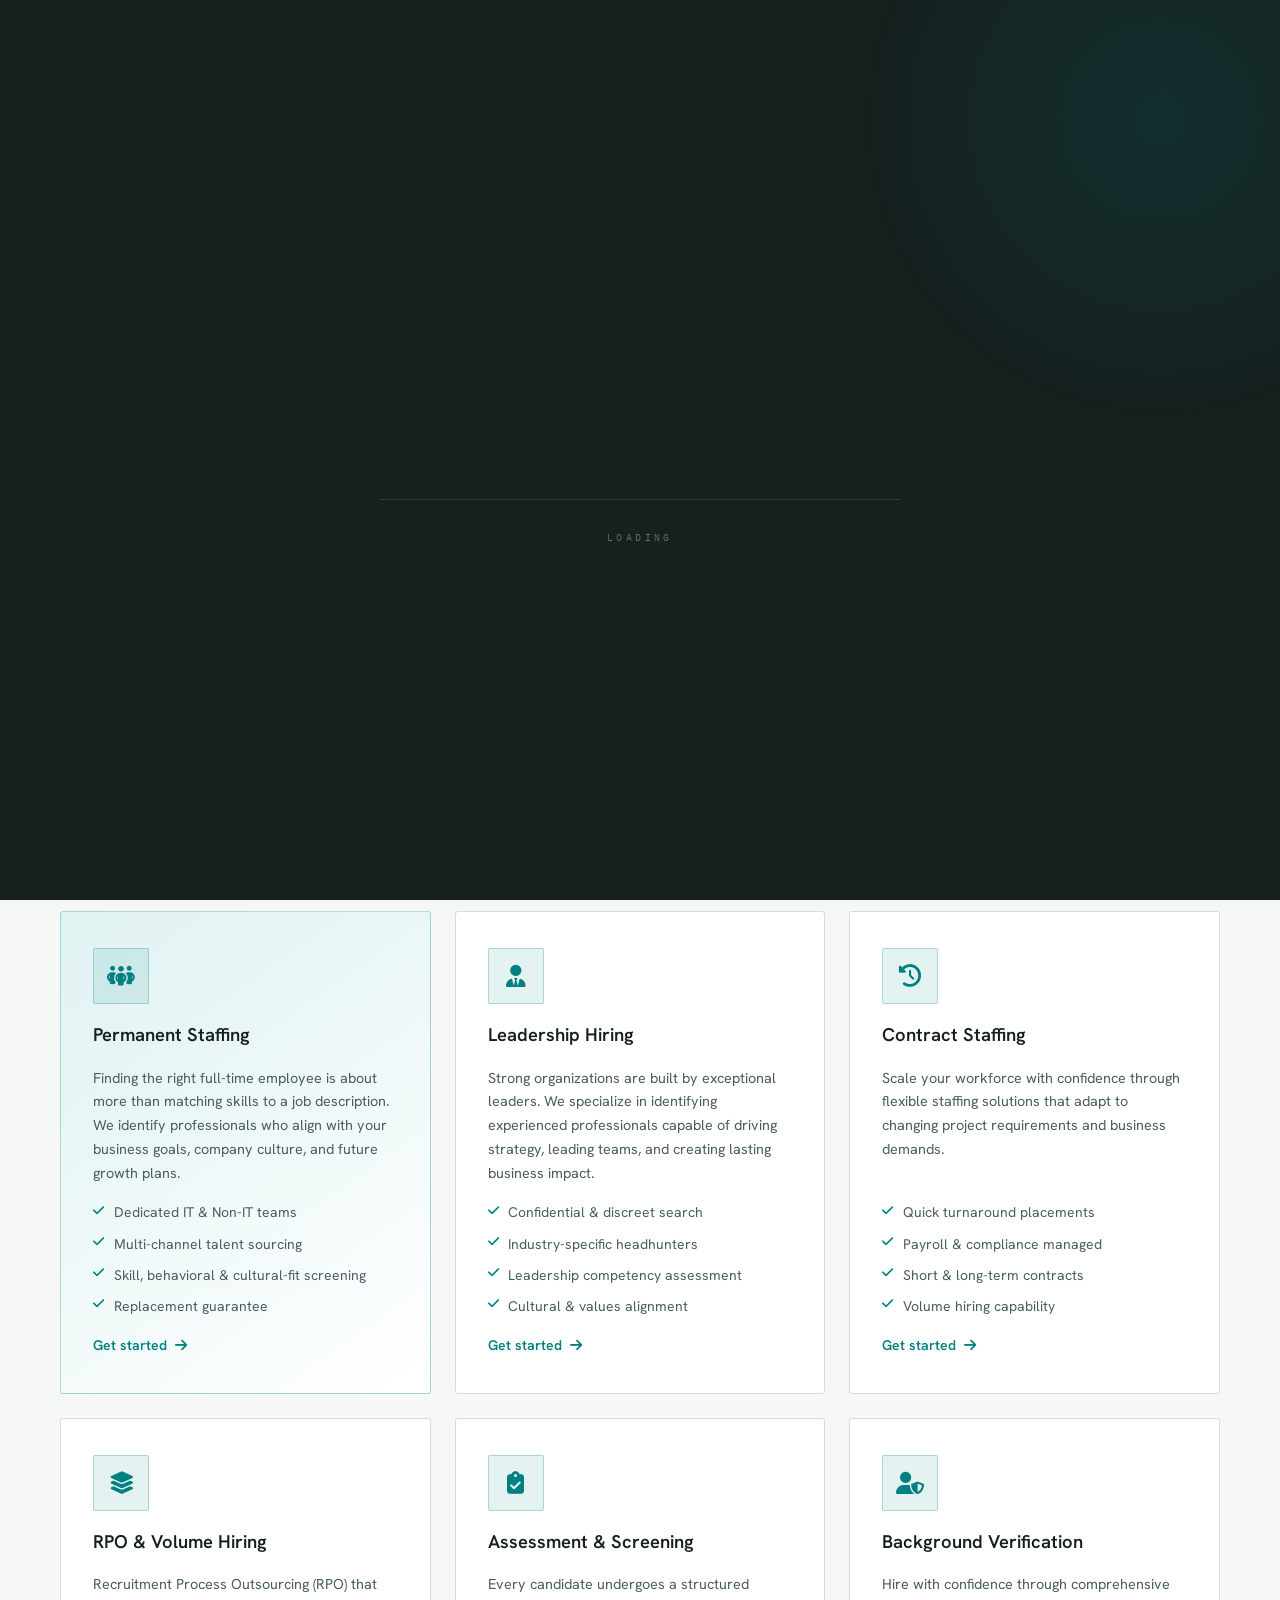
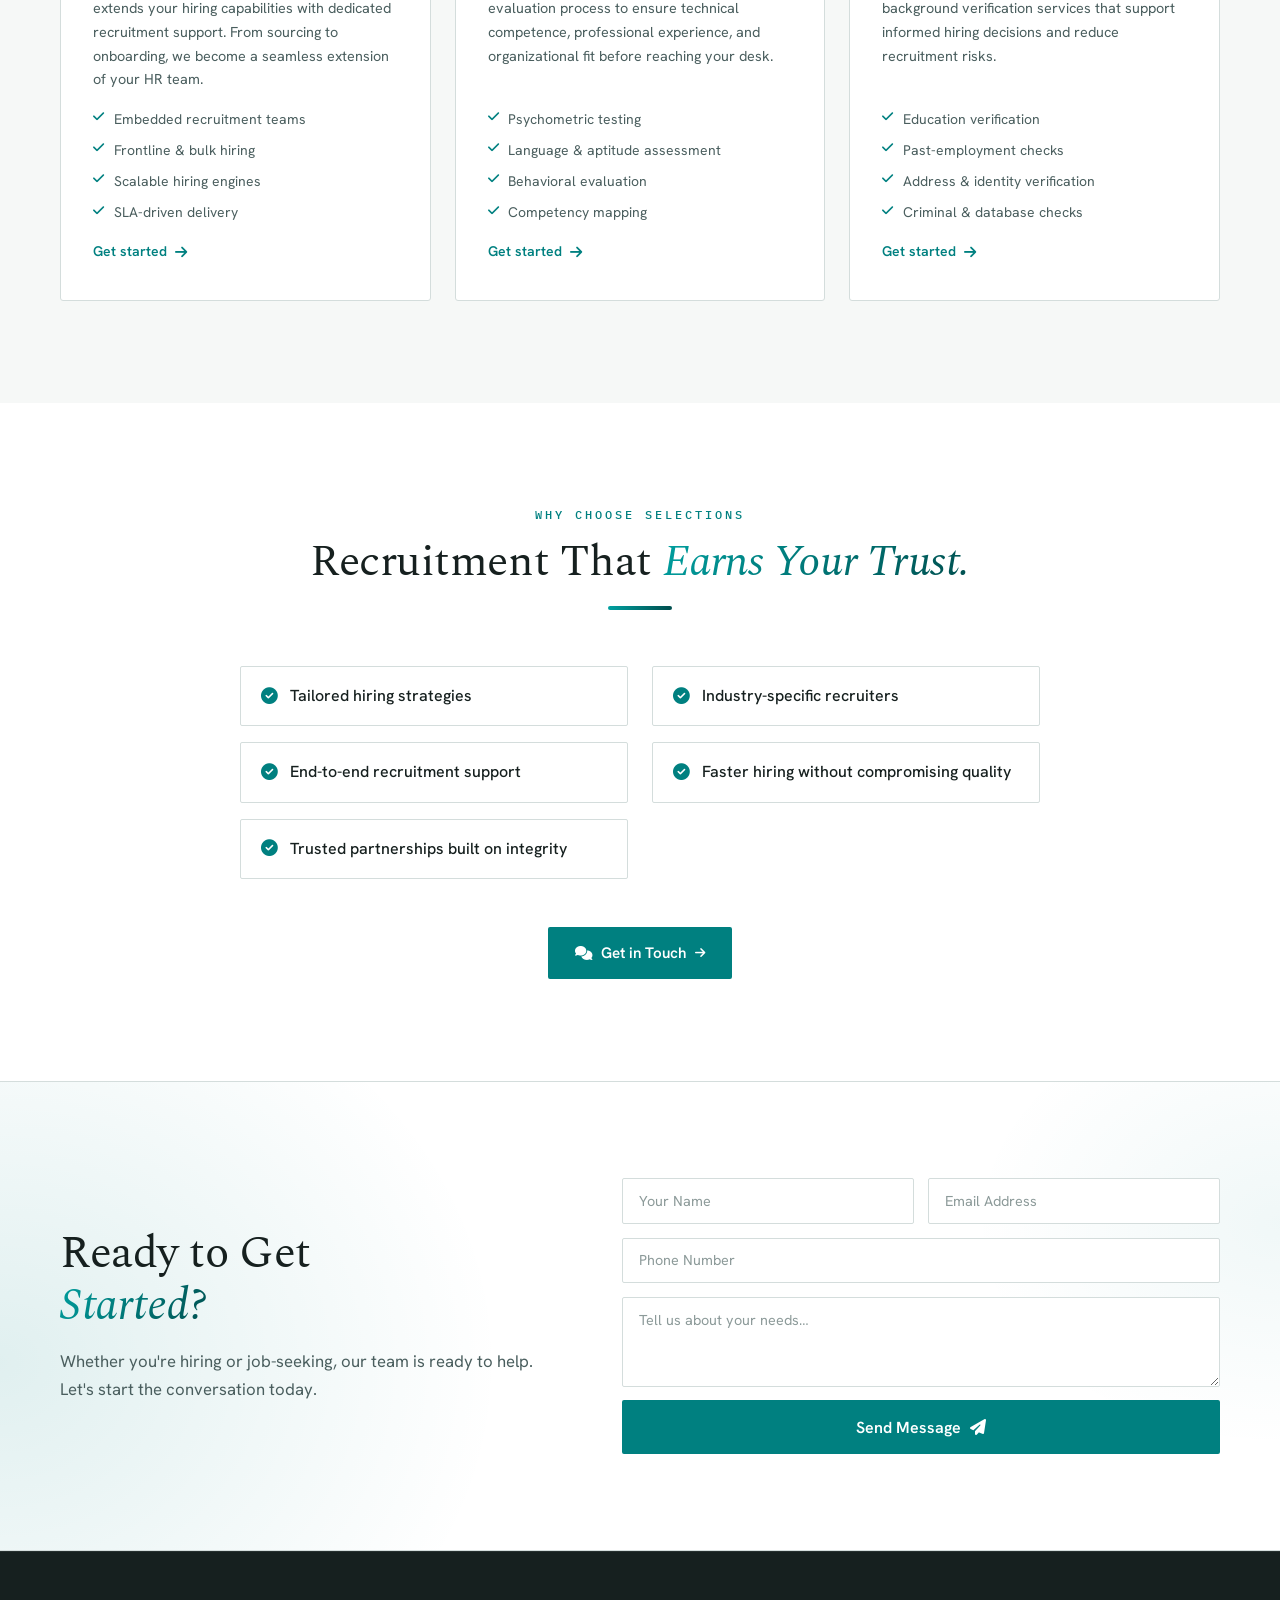
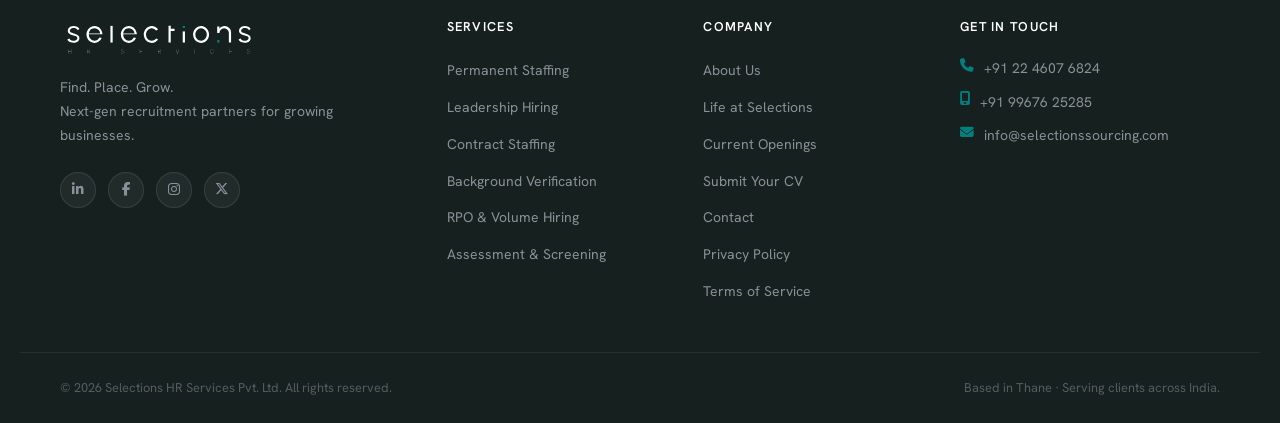
<file: services.html>
<!DOCTYPE html>
<html lang="en">

<head>
  <meta charset="UTF-8" />
  <meta name="viewport" content="width=device-width, initial-scale=1.0" />

  <!-- ── Primary SEO ── -->
  <title>Our Services, Selections Sourcing | Recruitment &amp; HR Solutions, India</title>
  <meta name="description" content="Explore Selections Sourcing's full range of recruitment and HR solutions in India, permanent staffing, leadership hiring, contractual staffing, background verification, RPO and candidate services." />
  <meta name="keywords" content="recruitment services India, permanent staffing, leadership hiring, contractual staffing, background verification, RPO, volume hiring, IT recruitment, Non-IT recruitment" />
  <meta name="author" content="Selections Sourcing" />
  <meta name="robots" content="index, follow" />
  <meta name="theme-color" content="#008080" />
  <link rel="canonical" href="https://www.selectionssourcing.com/services.html" />

  <!-- ── Open Graph ── -->
  <meta property="og:type" content="website" />
  <meta property="og:site_name" content="Selections Sourcing" />
  <meta property="og:title" content="Our Services, Selections Sourcing" />
  <meta property="og:description" content="Tailored hiring solutions for employers and career services for candidates, across India." />
  <meta property="og:url" content="https://www.selectionssourcing.com/services.html" />
  <meta property="og:image" content="https://www.selectionssourcing.com/selections-logo.png" />
  <meta property="og:locale" content="en_IN" />

  <!-- ── Twitter ── -->
  <meta name="twitter:card" content="summary_large_image" />
  <meta name="twitter:title" content="Our Services, Selections Sourcing" />
  <meta name="twitter:description" content="Tailored hiring solutions for employers and career services for candidates, across India." />
  <meta name="twitter:image" content="https://www.selectionssourcing.com/selections-logo.png" />

  <!-- ── Favicon ── -->
  <link rel="icon" type="image/svg+xml" href="favicon.svg" />
  <link rel="icon" type="image/png" href="selections-logo.png" />
  <link rel="apple-touch-icon" href="selections-logo.png" />

  <!-- ── Structured Data ── -->
  <script type="application/ld+json">
  {
    "@context": "https://schema.org",
    "@type": "Service",
    "serviceType": "HR Sourcing & Recruitment",
    "provider": {
      "@type": "EmploymentAgency",
      "name": "Selections Sourcing",
      "url": "https://www.selectionssourcing.com/",
      "logo": "https://www.selectionssourcing.com/selections-logo.png"
    },
    "areaServed": "IN",
    "url": "https://www.selectionssourcing.com/services.html",
    "description": "Permanent staffing, leadership hiring, contractual staffing, background verification, RPO & volume hiring and assessment & screening services.",
    "hasOfferCatalog": {
      "@type": "OfferCatalog",
      "name": "HR & Recruitment Services",
      "itemListElement": [
        { "@type": "Offer", "itemOffered": { "@type": "Service", "name": "Permanent Staffing" } },
        { "@type": "Offer", "itemOffered": { "@type": "Service", "name": "Leadership Hiring" } },
        { "@type": "Offer", "itemOffered": { "@type": "Service", "name": "Contract Staffing" } },
        { "@type": "Offer", "itemOffered": { "@type": "Service", "name": "Background Verification" } },
        { "@type": "Offer", "itemOffered": { "@type": "Service", "name": "RPO & Volume Hiring" } },
        { "@type": "Offer", "itemOffered": { "@type": "Service", "name": "Assessment & Screening" } }
      ]
    }
  }
  </script>
  <script type="application/ld+json">
  {
    "@context": "https://schema.org",
    "@type": "BreadcrumbList",
    "itemListElement": [
      { "@type": "ListItem", "position": 1, "name": "Home", "item": "https://www.selectionssourcing.com/" },
      { "@type": "ListItem", "position": 2, "name": "Services", "item": "https://www.selectionssourcing.com/services.html" }
    ]
  }
  </script>

  <link rel="preconnect" href="https://fonts.googleapis.com" />
  <link rel="preconnect" href="https://fonts.gstatic.com" crossorigin />
  <link href="https://fonts.googleapis.com/css2?family=Hanken+Grotesk:wght@400;500;600;700&family=IBM+Plex+Mono:wght@400;500&family=Spectral:ital,wght@0,300;0,400;0,500;1,300;1,400&display=swap" rel="stylesheet" />
  <link rel="stylesheet" href="https://cdnjs.cloudflare.com/ajax/libs/font-awesome/6.5.0/css/all.min.css" />
  <link rel="stylesheet" href="style.css" />
  <script>try{if(sessionStorage.getItem("sel-loaded"))document.documentElement.classList.add("loader-done")}catch(e){}</script><noscript><style>#site-loader{display:none!important}</style></noscript>
  <style>
    /* ── PAGE HERO BANNER ── */
    .page-hero {
      position: relative;
      padding-top: 140px;
      padding-bottom: 80px;
      text-align: center;
      overflow: hidden;
      background:
        radial-gradient(ellipse 75% 65% at 50% 25%, rgba(176,141,87,.07), transparent 70%),
        var(--paper);
      border-bottom: 1px solid var(--border);
    }
    .page-hero__bg {
      position: absolute;
      inset: 0;
      background-image: radial-gradient(rgba(176,141,87,.34) 1.7px, transparent 1.9px);
      background-size: 34px 34px;
      -webkit-mask-image: radial-gradient(ellipse 90% 85% at 50% 40%, #000 25%, transparent 88%);
      mask-image: radial-gradient(ellipse 90% 85% at 50% 40%, #000 25%, transparent 88%);
    }
    .page-hero__glow {
      position: absolute;
      inset: 0;
      -webkit-backdrop-filter: blur(6px);
      backdrop-filter: blur(6px);
      -webkit-mask-image: linear-gradient(to bottom, #000 0%, rgba(0,0,0,.55) 20%, transparent 46%);
      mask-image: linear-gradient(to bottom, #000 0%, rgba(0,0,0,.55) 20%, transparent 46%);
      pointer-events: none;
    }
    .page-hero__inner {
      position: relative;
      z-index: 2;
    }
    /* .page-hero__eyebrow & __title inherit the global serif/mono styles from style.css */
    .page-hero__desc {
      font-size: 1.1rem;
      color: var(--gray-2);
      max-width: 580px;
      margin: 0 auto 2rem;
      line-height: 1.7;
    }
    .breadcrumb {
      display: inline-flex;
      align-items: center;
      gap: .5rem;
      font-size: .85rem;
      color: var(--gray-2);
    }
    .breadcrumb a { color: var(--gray-2); transition: color var(--transition); }
    .breadcrumb a:hover { color: var(--teal); }
    .breadcrumb i { color: var(--teal); font-size: .7rem; }
    .breadcrumb span { color: var(--text-head); }

    /* ── SPLIT SERVICE TABS ── */
    .services-tabs {
      display: flex;
      justify-content: center;
      gap: .75rem;
      margin-bottom: 3rem;
      flex-wrap: wrap;
    }
    .tab-btn {
      padding: .65rem 1.75rem;
      border-radius: 99px;
      font-family: var(--font-head);
      font-weight: 600;
      font-size: .9rem;
      border: 2px solid var(--border);
      background: transparent;
      color: var(--gray-2);
      cursor: pointer;
      transition: var(--transition);
    }
    .tab-btn.active,
    .tab-btn:hover {
      background: var(--teal);
      border-color: var(--teal);
      color: var(--white);
    }

    /* ── SERVICE DETAIL CARDS ── */
    .services-detail__grid {
      display: grid;
      grid-template-columns: repeat(3, 1fr);
      gap: 1.5rem;
    }
    .svc-card {
      background: var(--bg-card);
      border: 1px solid var(--border);
      border-radius: var(--radius-lg);
      padding: 2.25rem 2rem;
      transition: transform var(--transition), border-color var(--transition), box-shadow var(--transition);
      display: flex;
      flex-direction: column;
      gap: 1rem;
    }
    .svc-card:hover {
      transform: translateY(-6px);
      border-color: rgba(0,128,128,.35);
      box-shadow: 0 12px 40px rgba(0,128,128,.12);
    }
    .svc-card--featured {
      background: linear-gradient(145deg, #e0f2f2 0%, var(--bg-card) 100%);
      border-color: rgba(0,128,128,.3);
    }
    .svc-card__icon {
      width: 56px; height: 56px;
      border-radius: var(--radius-md);
      background: var(--teal-dim);
      border: 1px solid rgba(0,128,128,.25);
      display: flex;
      align-items: center;
      justify-content: center;
      font-size: 1.4rem;
      color: var(--teal);
    }
    .svc-card h3 {
      font-family: var(--font-head);
      font-size: 1.15rem;
      font-weight: 600;
      color: var(--text-head);
    }
    .svc-card p {
      font-size: .9rem;
      color: var(--gray-2);
      line-height: 1.65;
      flex: 1;
    }
    .svc-card ul {
      display: flex;
      flex-direction: column;
      gap: .5rem;
      margin: 0;
    }
    .svc-card ul li {
      font-size: .875rem;
      color: var(--gray-2);
      display: flex;
      align-items: flex-start;
      gap: .6rem;
    }
    .svc-card ul li i {
      color: var(--teal);
      font-size: .8rem;
      margin-top: .2rem;
      flex-shrink: 0;
    }

    /* ── PROCESS STRIP ── */
    .process-strip {
      background: var(--teal);
      padding-block: 3rem;
    }
    .process-strip__inner {
      display: grid;
      grid-template-columns: repeat(4, 1fr);
      gap: 1.5rem;
      text-align: center;
    }
    .process-item__num {
      font-family: var(--font-head);
      font-size: 2.5rem;
      font-weight: 700;
      color: rgba(255,255,255,.25);
      line-height: 1;
      margin-bottom: .5rem;
    }
    .process-item h4 {
      font-family: var(--font-head);
      font-size: 1rem;
      font-weight: 600;
      color: var(--white);
      margin-bottom: .4rem;
    }
    .process-item p { font-size: .85rem; color: rgba(255,255,255,.75); line-height: 1.6; }

    /* ── TAB PANELS ── */
    .tab-panel { display: none; }
    .tab-panel.active { display: block; }

    @media (max-width: 1024px) {
      .services-detail__grid { grid-template-columns: repeat(2, 1fr); }
      .process-strip__inner { grid-template-columns: repeat(2, 1fr); }
    }
    @media (max-width: 640px) {
      .services-detail__grid { grid-template-columns: 1fr; }
      .process-strip__inner { grid-template-columns: 1fr; }
    }
  </style>
</head>

<body>
  <div id="site-loader" role="status" aria-label="Loading"></div>

  <!-- HEADER -->
  <header class="header scrolled" id="header">
    <div class="container header__inner">
      <a href="index.html" class="logo">
        <img src="logo.svg" class="logo__svg" alt="Selections Sourcing" />
      </a>
      <nav class="nav" id="nav">
        <ul class="nav__list">
          <li><a href="index.html#home" class="nav__link">Home</a></li>
          <li><a href="services.html" class="nav__link active">Services</a></li>
          <li><a href="about.html" class="nav__link">About Us</a></li>
          <li><a href="life.html" class="nav__link">Life at Selections</a></li>
          <li><a href="careers.html" class="nav__link">Current Openings</a></li>
          <li><a href="contact.html" class="nav__link">Contact</a></li>
        </ul>
      </nav>
      <div class="header__actions">
        <a href="submit-cv.html" class="btn btn--teal">Submit CV</a>
        <button class="nav__toggle" id="navToggle" aria-label="Toggle menu">
          <span></span><span></span><span></span>
        </button>
      </div>
    </div>
  </header>


  <!-- QUICK NAV, scrollable section shortcuts (mobile) -->
  <nav class="quicknav" aria-label="Quick navigation">
    <div class="quicknav__track">
      <a href="index.html#home" class="quicknav__chip"><i class="fa-solid fa-house"></i> Home</a>
      <a href="services.html" class="quicknav__chip active"><i class="fa-solid fa-briefcase"></i> Services</a>
      <a href="about.html" class="quicknav__chip"><i class="fa-solid fa-building-user"></i> About</a>
      <a href="life.html" class="quicknav__chip"><i class="fa-solid fa-users"></i> Culture</a>
      <a href="careers.html" class="quicknav__chip"><i class="fa-solid fa-magnifying-glass"></i> Openings</a>
      <a href="contact.html" class="quicknav__chip"><i class="fa-solid fa-envelope"></i> Contact</a>
      <a href="submit-cv.html" class="quicknav__chip quicknav__chip--teal"><i class="fa-solid fa-file-arrow-up"></i> Submit CV</a>
    </div>
  </nav>


  <!-- PAGE HERO BANNER -->
  <section class="page-hero">
    <div class="page-hero__bg"></div>
    <div class="page-hero__glow"></div>
    <div class="container page-hero__inner">
      <span class="hero__rule" aria-hidden="true"></span>
      <p class="page-hero__eyebrow">What We Offer</p>
      <h1 class="page-hero__title">Our <span class="highlight">Services</span></h1>
      <p class="page-hero__desc">
        Tailored hiring solutions for employers and career-defining opportunities for candidates.
        Whatever your need, we have the expertise to deliver.
      </p>
      <div class="breadcrumb">
        <a href="index.html">Home</a>
        <i class="fa-solid fa-chevron-right"></i>
        <span>Services</span>
      </div>
    </div>
  </section>


  <!-- SERVICES TABS + CONTENT -->
  <section class="section" style="background: var(--bg);">
    <div class="container">

      <div class="section__header">
        <p class="section__eyebrow">Our Services</p>
        <h2 class="section__title">Recruitment Solutions Designed <span class="highlight">Around Your Business.</span></h2>
        <p class="section__desc">Every business grows differently, and every hiring challenge deserves a tailored approach. At Selections Sourcing, we combine industry expertise with a people-first mindset to deliver recruitment solutions that create long-term value.</p>
      </div>

      <!-- SERVICE CARDS -->
      <div>
        <div class="services-detail__grid">

          <div class="svc-card svc-card--featured">
            <div class="svc-card__icon"><i class="fa-solid fa-people-group"></i></div>
            <h3>Permanent Staffing</h3>
            <p>Finding the right full-time employee is about more than matching skills to a job description. We identify professionals who align with your business goals, company culture, and future growth plans.</p>
            <ul>
              <li><i class="fa-solid fa-check"></i> Dedicated IT &amp; Non-IT teams</li>
              <li><i class="fa-solid fa-check"></i> Multi-channel talent sourcing</li>
              <li><i class="fa-solid fa-check"></i> Skill, behavioral &amp; cultural-fit screening</li>
              <li><i class="fa-solid fa-check"></i> Replacement guarantee</li>
            </ul>
            <a href="contact.html" class="link-arrow">Get started <i class="fa-solid fa-arrow-right"></i></a>
          </div>

          <div class="svc-card">
            <div class="svc-card__icon"><i class="fa-solid fa-user-tie"></i></div>
            <h3>Leadership Hiring</h3>
            <p>Strong organizations are built by exceptional leaders. We specialize in identifying experienced professionals capable of driving strategy, leading teams, and creating lasting business impact.</p>
            <ul>
              <li><i class="fa-solid fa-check"></i> Confidential &amp; discreet search</li>
              <li><i class="fa-solid fa-check"></i> Industry-specific headhunters</li>
              <li><i class="fa-solid fa-check"></i> Leadership competency assessment</li>
              <li><i class="fa-solid fa-check"></i> Cultural &amp; values alignment</li>
            </ul>
            <a href="contact.html" class="link-arrow">Get started <i class="fa-solid fa-arrow-right"></i></a>
          </div>

          <div class="svc-card">
            <div class="svc-card__icon"><i class="fa-solid fa-clock-rotate-left"></i></div>
            <h3>Contract Staffing</h3>
            <p>Scale your workforce with confidence through flexible staffing solutions that adapt to changing project requirements and business demands.</p>
            <ul>
              <li><i class="fa-solid fa-check"></i> Quick turnaround placements</li>
              <li><i class="fa-solid fa-check"></i> Payroll &amp; compliance managed</li>
              <li><i class="fa-solid fa-check"></i> Short &amp; long-term contracts</li>
              <li><i class="fa-solid fa-check"></i> Volume hiring capability</li>
            </ul>
            <a href="contact.html" class="link-arrow">Get started <i class="fa-solid fa-arrow-right"></i></a>
          </div>

          <div class="svc-card">
            <div class="svc-card__icon"><i class="fa-solid fa-layer-group"></i></div>
            <h3>RPO &amp; Volume Hiring</h3>
            <p>Recruitment Process Outsourcing (RPO) that extends your hiring capabilities with dedicated recruitment support. From sourcing to onboarding, we become a seamless extension of your HR team.</p>
            <ul>
              <li><i class="fa-solid fa-check"></i> Embedded recruitment teams</li>
              <li><i class="fa-solid fa-check"></i> Frontline &amp; bulk hiring</li>
              <li><i class="fa-solid fa-check"></i> Scalable hiring engines</li>
              <li><i class="fa-solid fa-check"></i> SLA-driven delivery</li>
            </ul>
            <a href="contact.html" class="link-arrow">Get started <i class="fa-solid fa-arrow-right"></i></a>
          </div>

          <div class="svc-card">
            <div class="svc-card__icon"><i class="fa-solid fa-clipboard-check"></i></div>
            <h3>Assessment &amp; Screening</h3>
            <p>Every candidate undergoes a structured evaluation process to ensure technical competence, professional experience, and organizational fit before reaching your desk.</p>
            <ul>
              <li><i class="fa-solid fa-check"></i> Psychometric testing</li>
              <li><i class="fa-solid fa-check"></i> Language &amp; aptitude assessment</li>
              <li><i class="fa-solid fa-check"></i> Behavioral evaluation</li>
              <li><i class="fa-solid fa-check"></i> Competency mapping</li>
            </ul>
            <a href="contact.html" class="link-arrow">Get started <i class="fa-solid fa-arrow-right"></i></a>
          </div>

          <div class="svc-card">
            <div class="svc-card__icon"><i class="fa-solid fa-user-shield"></i></div>
            <h3>Background Verification</h3>
            <p>Hire with confidence through comprehensive background verification services that support informed hiring decisions and reduce recruitment risks.</p>
            <ul>
              <li><i class="fa-solid fa-check"></i> Education verification</li>
              <li><i class="fa-solid fa-check"></i> Past-employment checks</li>
              <li><i class="fa-solid fa-check"></i> Address &amp; identity verification</li>
              <li><i class="fa-solid fa-check"></i> Criminal &amp; database checks</li>
            </ul>
            <a href="contact.html" class="link-arrow">Get started <i class="fa-solid fa-arrow-right"></i></a>
          </div>

        </div>
      </div>


    </div>
  </section>


  <!-- WHY CHOOSE -->
  <section class="section" style="background: var(--bg-2);">
    <div class="container">
      <div class="section__header">
        <p class="section__eyebrow">Why Choose Selections</p>
        <h2 class="section__title">Recruitment That <span class="highlight">Earns Your Trust.</span></h2>
      </div>
      <ul class="why-list">
        <li><i class="fa-solid fa-circle-check"></i> Tailored hiring strategies</li>
        <li><i class="fa-solid fa-circle-check"></i> Industry-specific recruiters</li>
        <li><i class="fa-solid fa-circle-check"></i> End-to-end recruitment support</li>
        <li><i class="fa-solid fa-circle-check"></i> Faster hiring without compromising quality</li>
        <li><i class="fa-solid fa-circle-check"></i> Trusted partnerships built on integrity</li>
      </ul>
      <div class="section-cta">
        <a href="contact.html" class="btn btn--teal">Get in Touch</a>
      </div>
    </div>
  </section>


  <!-- CTA BANNER -->
  <section class="cta-banner" id="contact">
    <div class="container cta-banner__inner">
      <div class="cta-banner__left">
        <h2>Ready to Get <br /><span class="highlight">Started?</span></h2>
        <p>Whether you're hiring or job-seeking, our team is ready to help. Let's start the conversation today.</p>
      </div>
      <div class="cta-banner__right">
        <form class="contact-form" onsubmit="handleSubmit(event)">
          <div class="form-row">
            <input type="text" placeholder="Your Name" required />
            <input type="email" placeholder="Email Address" required />
          </div>
          <input type="tel" placeholder="Phone Number" />
          <textarea placeholder="Tell us about your needs…" rows="3"></textarea>
          <button type="submit" class="btn btn--teal btn--lg btn--full">
            Send Message <i class="fa-solid fa-paper-plane"></i>
          </button>
        </form>
      </div>
    </div>
  </section>


  <!-- FOOTER -->
  <footer class="footer">
    <div class="container footer__grid">
      <div class="footer__brand">
        <img src="logo-white.svg" class="footer__logo" alt="Selections Sourcing" />
        <p class="footer__tagline">Find. Place. Grow.<br />Next-gen recruitment partners for growing businesses.</p>
        <div class="footer__socials">
          <a href="#" aria-label="LinkedIn"><i class="fa-brands fa-linkedin-in"></i></a>
          <a href="#" aria-label="Facebook"><i class="fa-brands fa-facebook-f"></i></a>
          <a href="#" aria-label="Instagram"><i class="fa-brands fa-instagram"></i></a>
          <a href="#" aria-label="Twitter/X"><i class="fa-brands fa-x-twitter"></i></a>
        </div>
      </div>
      <div class="footer__col">
        <h5>Services</h5>
        <ul>
          <li><a href="services.html">Permanent Staffing</a></li>
          <li><a href="services.html">Leadership Hiring</a></li>
          <li><a href="services.html">Contract Staffing</a></li>
          <li><a href="services.html">Background Verification</a></li>
          <li><a href="services.html">RPO &amp; Volume Hiring</a></li>
          <li><a href="services.html">Assessment &amp; Screening</a></li>
        </ul>
      </div>
      <div class="footer__col">
        <h5>Company</h5>
        <ul>
          <li><a href="about.html">About Us</a></li>
          <li><a href="life.html">Life at Selections</a></li>
          <li><a href="careers.html">Current Openings</a></li>
          <li><a href="submit-cv.html">Submit Your CV</a></li>
          <li><a href="contact.html">Contact</a></li>
          <li><a href="#">Privacy Policy</a></li>
          <li><a href="#">Terms of Service</a></li>
        </ul>
      </div>
      <div class="footer__col">
        <h5>Get In Touch</h5>
        <ul class="footer__contact">
          <li><i class="fa-solid fa-phone"></i> +91 22 4607 6824</li>
          <li><i class="fa-solid fa-mobile-screen"></i> +91 99676 25285</li>
          <li><i class="fa-solid fa-envelope"></i> info@selectionssourcing.com</li>
        </ul>
      </div>
    </div>
    <div class="footer__bottom">
      <div class="container footer__bottom-inner">
        <p>&copy; 2026 Selections HR Services Pvt. Ltd. All rights reserved.</p>
        <p>Based in Thane &middot; Serving clients across India.</p>
      </div>
    </div>
  </footer>

  <div class="toast" id="toast">
    <i class="fa-solid fa-circle-check"></i>
    <span>Message sent! We'll be in touch soon.</span>
  </div>

  <script src="script.js"></script>
</body>

</html>
</file>
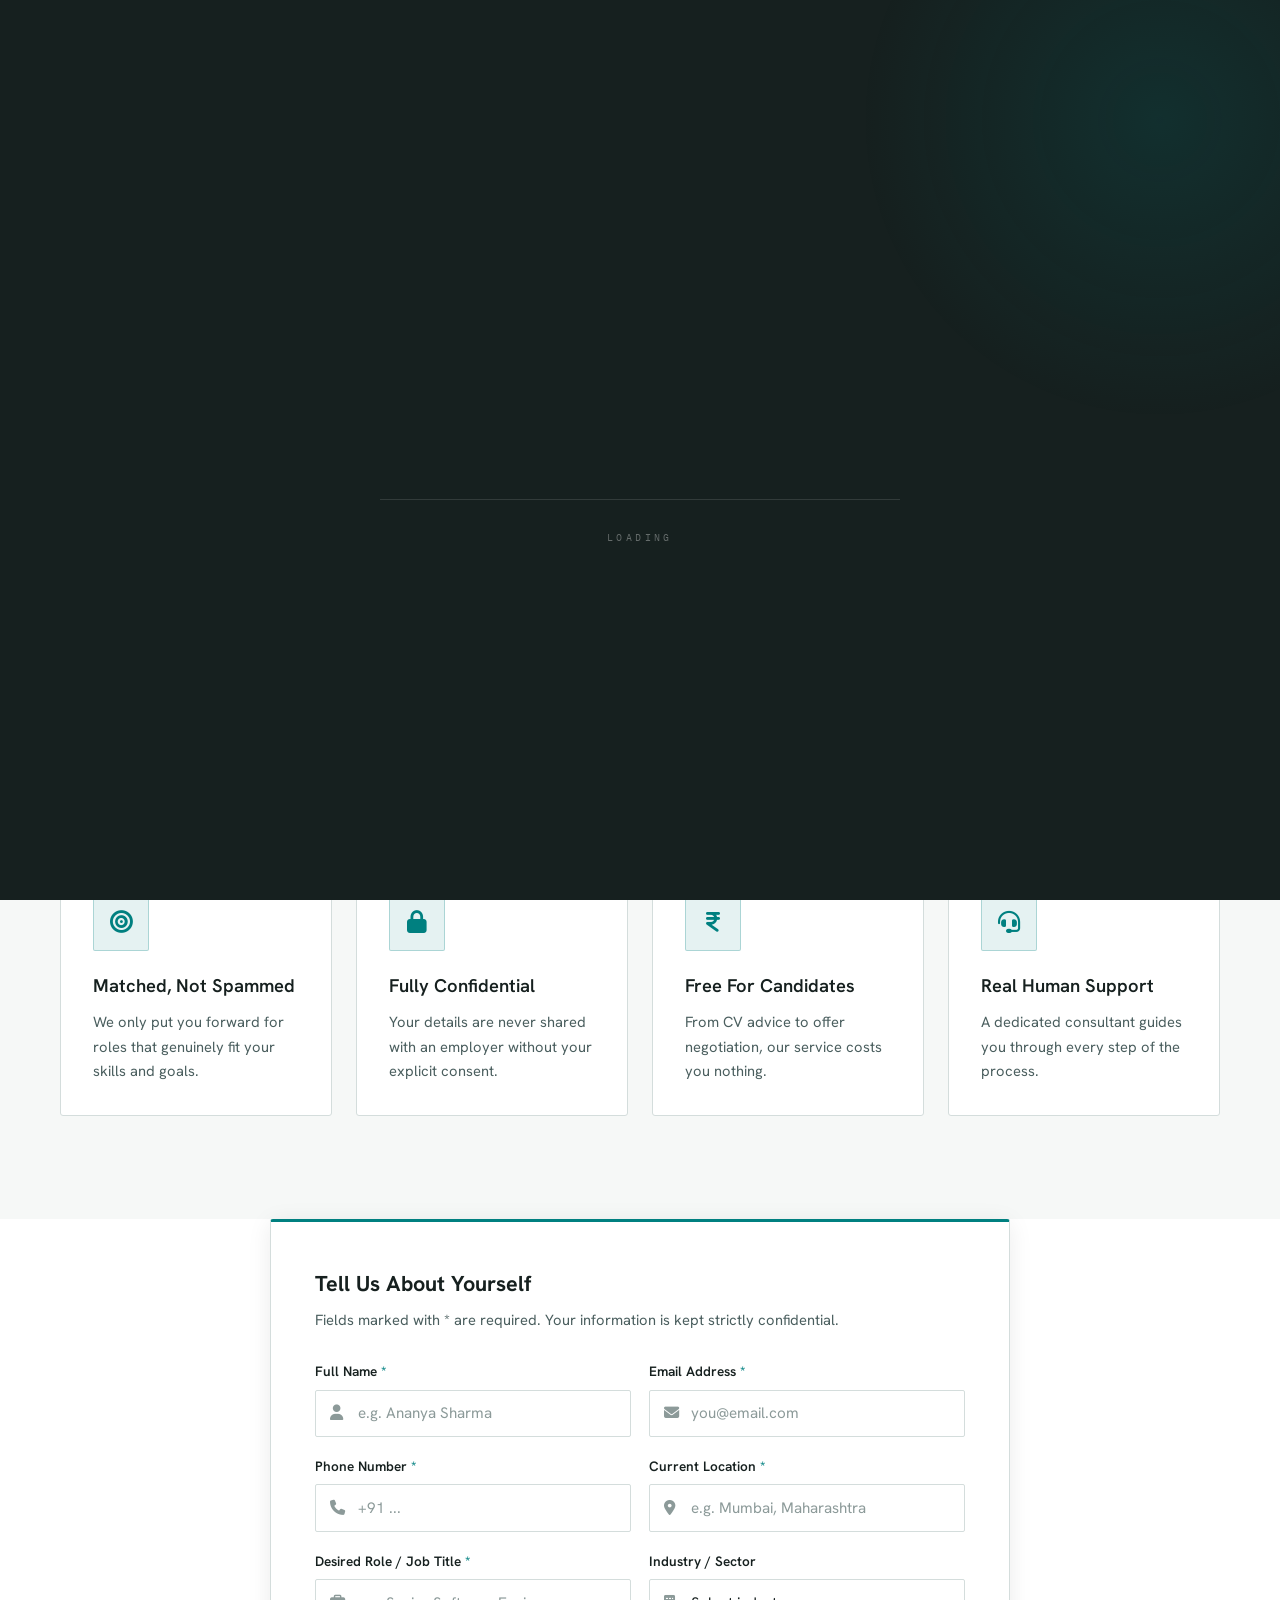
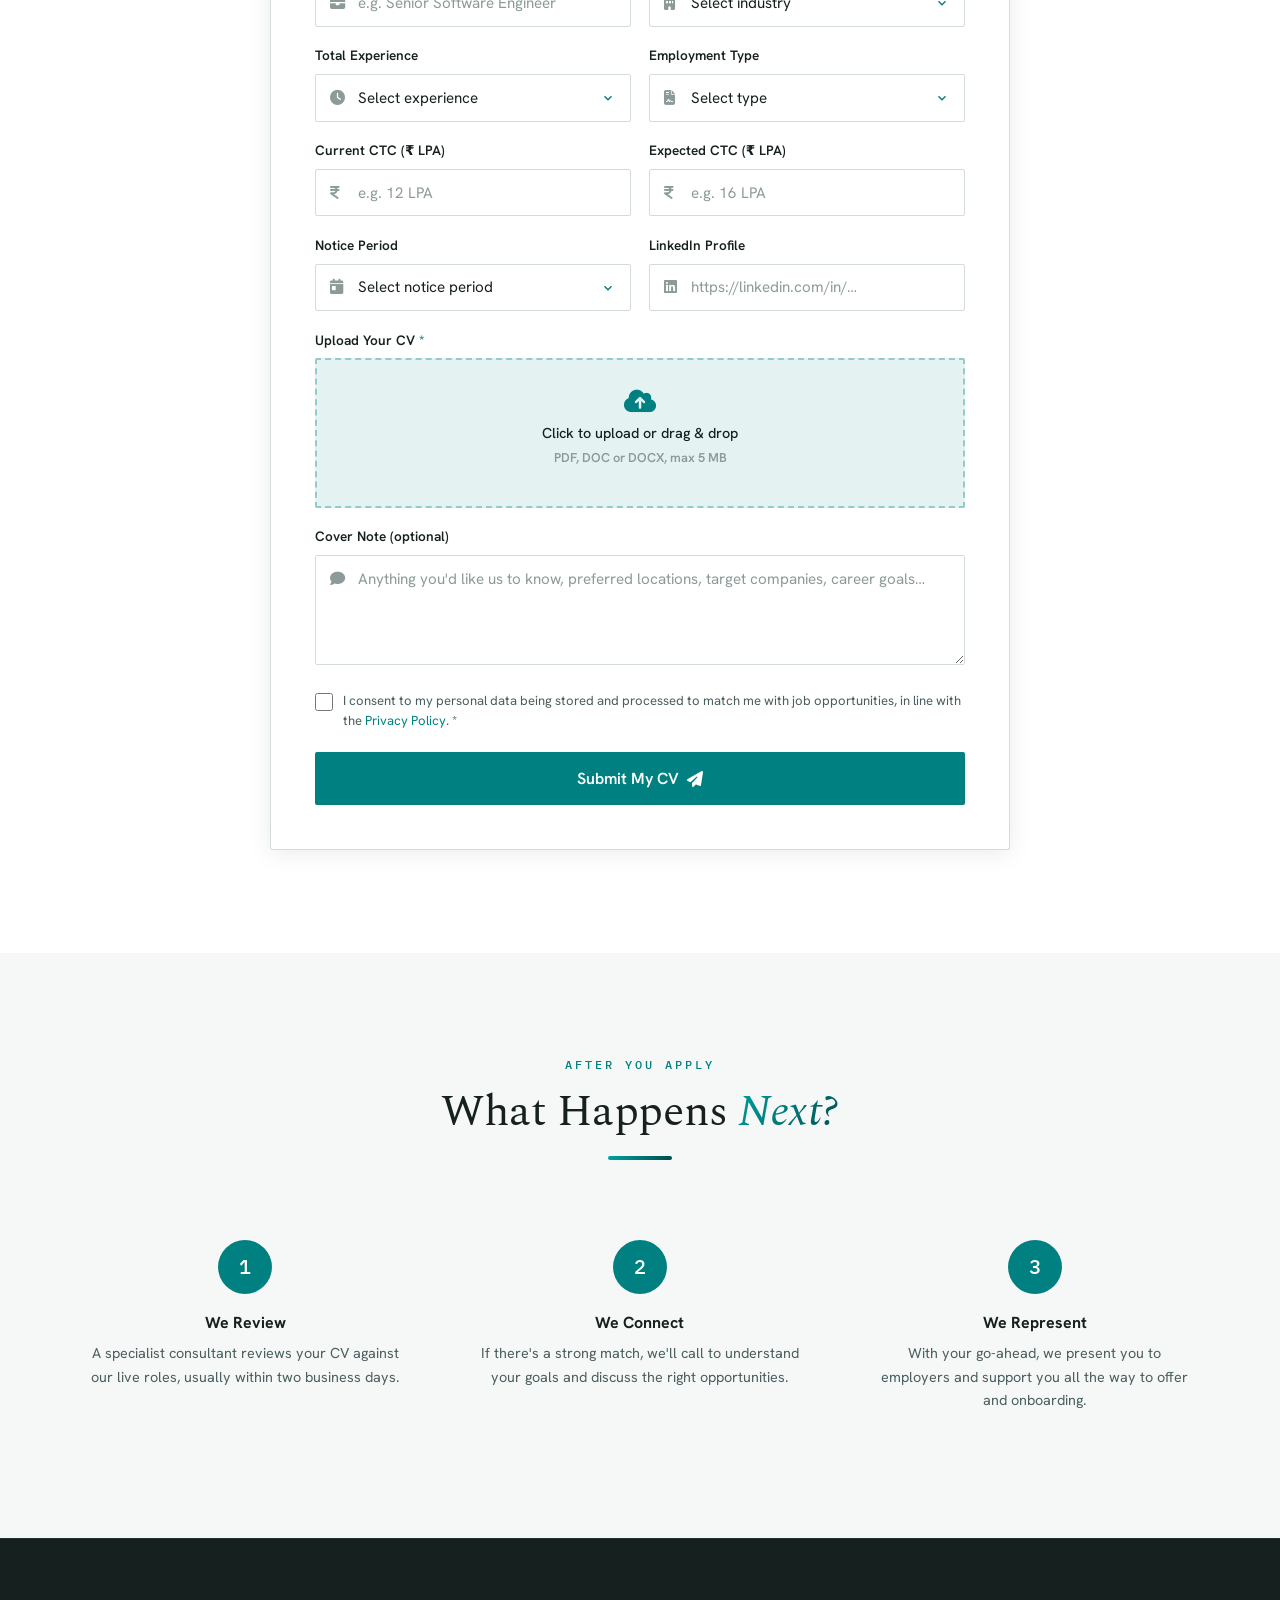
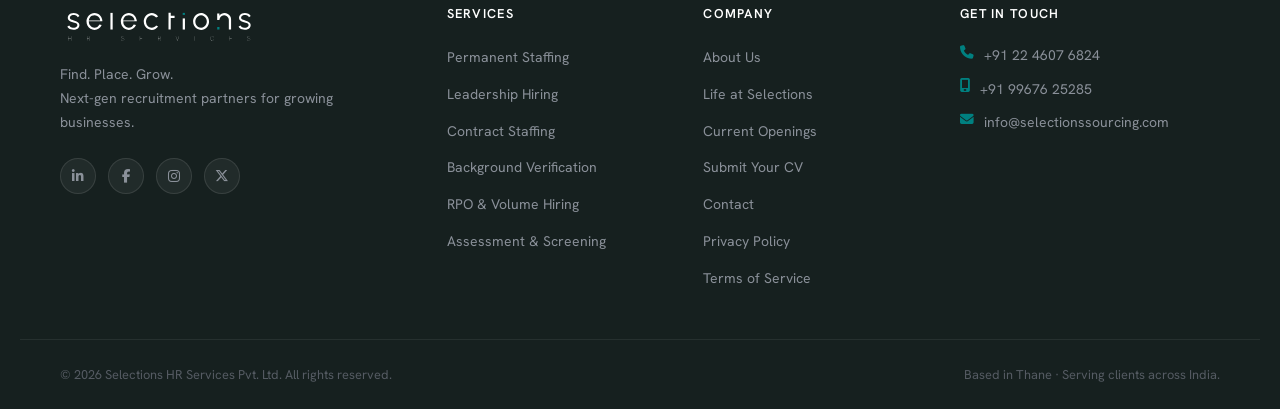
<file: submit-cv.html>
<!DOCTYPE html>
<html lang="en-IN">

<head>
  <meta charset="UTF-8" />
  <meta name="viewport" content="width=device-width, initial-scale=1.0" />

  <!-- ── Primary SEO ── -->
  <title>Submit Your CV, Selections Sourcing | Apply for Jobs in India</title>
  <meta name="description" content="Submit your CV to Selections Sourcing and get matched to live job opportunities across India. Free, confidential and handled by our specialist recruitment team." />
  <meta name="keywords" content="submit CV India, upload resume, apply for jobs, job seeker registration, recruitment agency CV, find jobs Mumbai Bengaluru" />
  <meta name="author" content="Selections Sourcing" />
  <meta name="robots" content="index, follow" />
  <meta name="theme-color" content="#008080" />
  <link rel="canonical" href="https://www.selectionssourcing.com/submit-cv.html" />

  <!-- ── Open Graph ── -->
  <meta property="og:type" content="website" />
  <meta property="og:site_name" content="Selections Sourcing" />
  <meta property="og:title" content="Submit Your CV, Selections Sourcing" />
  <meta property="og:description" content="Send us your CV and get matched to live opportunities across India. Free and confidential." />
  <meta property="og:url" content="https://www.selectionssourcing.com/submit-cv.html" />
  <meta property="og:image" content="https://www.selectionssourcing.com/selections-logo.png" />
  <meta property="og:locale" content="en_IN" />

  <!-- ── Twitter ── -->
  <meta name="twitter:card" content="summary_large_image" />
  <meta name="twitter:title" content="Submit Your CV, Selections Sourcing" />
  <meta name="twitter:description" content="Send us your CV and get matched to live opportunities across India. Free and confidential." />
  <meta name="twitter:image" content="https://www.selectionssourcing.com/selections-logo.png" />

  <!-- ── Favicon ── -->
  <link rel="icon" type="image/svg+xml" href="favicon.svg" />
  <link rel="icon" type="image/png" href="selections-logo.png" />
  <link rel="apple-touch-icon" href="selections-logo.png" />

  <!-- ── Fonts & Styles ── -->
  <link rel="preconnect" href="https://fonts.googleapis.com" />
  <link rel="preconnect" href="https://fonts.gstatic.com" crossorigin />
  <link href="https://fonts.googleapis.com/css2?family=Hanken+Grotesk:wght@400;500;600;700&family=IBM+Plex+Mono:wght@400;500&family=Spectral:ital,wght@0,300;0,400;0,500;1,300;1,400&display=swap" rel="stylesheet" />
  <link rel="stylesheet" href="https://cdnjs.cloudflare.com/ajax/libs/font-awesome/6.5.0/css/all.min.css" />
  <link rel="stylesheet" href="style.css" />
  <script>try{if(sessionStorage.getItem("sel-loaded"))document.documentElement.classList.add("loader-done")}catch(e){}</script><noscript><style>#site-loader{display:none!important}</style></noscript>

  <!-- ── Structured Data ── -->
  <script type="application/ld+json">
  {
    "@context": "https://schema.org",
    "@type": "WebPage",
    "name": "Submit Your CV, Selections Sourcing",
    "url": "https://www.selectionssourcing.com/submit-cv.html",
    "description": "Submit your CV to be matched to live job opportunities across India.",
    "isPartOf": {
      "@type": "WebSite",
      "name": "Selections Sourcing",
      "url": "https://www.selectionssourcing.com/"
    },
    "publisher": {
      "@type": "EmploymentAgency",
      "name": "Selections Sourcing",
      "url": "https://www.selectionssourcing.com/",
      "logo": "https://www.selectionssourcing.com/selections-logo.png"
    }
  }
  </script>
  <script type="application/ld+json">
  {
    "@context": "https://schema.org",
    "@type": "BreadcrumbList",
    "itemListElement": [
      { "@type": "ListItem", "position": 1, "name": "Home", "item": "https://www.selectionssourcing.com/" },
      { "@type": "ListItem", "position": 2, "name": "Submit CV", "item": "https://www.selectionssourcing.com/submit-cv.html" }
    ]
  }
  </script>
</head>

<body>
  <div id="site-loader" role="status" aria-label="Loading"></div>

  <!-- HEADER -->
  <header class="header scrolled" id="header">
    <div class="container header__inner">
      <a href="index.html" class="logo">
        <img src="logo.svg" class="logo__svg" alt="Selections Sourcing" />
      </a>
      <nav class="nav" id="nav">
        <ul class="nav__list">
          <li><a href="index.html#home" class="nav__link">Home</a></li>
          <li><a href="services.html" class="nav__link">Services</a></li>
          <li><a href="about.html" class="nav__link">About Us</a></li>
          <li><a href="life.html" class="nav__link">Life at Selections</a></li>
          <li><a href="careers.html" class="nav__link">Current Openings</a></li>
          <li><a href="contact.html" class="nav__link">Contact</a></li>
        </ul>
      </nav>
      <div class="header__actions">
        <a href="submit-cv.html" class="btn btn--teal">Submit CV</a>
        <button class="nav__toggle" id="navToggle" aria-label="Toggle menu">
          <span></span><span></span><span></span>
        </button>
      </div>
    </div>
  </header>


  <!-- QUICK NAV, scrollable section shortcuts (mobile) -->
  <nav class="quicknav" aria-label="Quick navigation">
    <div class="quicknav__track">
      <a href="index.html#home" class="quicknav__chip"><i class="fa-solid fa-house"></i> Home</a>
      <a href="services.html" class="quicknav__chip"><i class="fa-solid fa-briefcase"></i> Services</a>
      <a href="about.html" class="quicknav__chip"><i class="fa-solid fa-building-user"></i> About</a>
      <a href="life.html" class="quicknav__chip"><i class="fa-solid fa-users"></i> Culture</a>
      <a href="careers.html" class="quicknav__chip"><i class="fa-solid fa-magnifying-glass"></i> Openings</a>
      <a href="contact.html" class="quicknav__chip"><i class="fa-solid fa-envelope"></i> Contact</a>
      <a href="submit-cv.html" class="quicknav__chip quicknav__chip--teal"><i class="fa-solid fa-file-arrow-up"></i> Submit CV</a>
    </div>
  </nav>


  <!-- PAGE HERO -->
  <section class="page-hero">
    <div class="page-hero__bg"></div>
    <div class="page-hero__glow"></div>
    <div class="container page-hero__inner">
      <span class="hero__rule" aria-hidden="true"></span>
      <p class="page-hero__eyebrow">For Candidates</p>
      <h1 class="page-hero__title">Submit Your <span class="highlight">CV</span></h1>
      <p class="page-hero__desc">
        Send us your CV and let our specialist recruiters match you to the right opportunity.
        It's completely free, fully confidential, and takes just two minutes.
      </p>
      <div class="breadcrumb">
        <a href="index.html">Home</a>
        <i class="fa-solid fa-chevron-right"></i>
        <span>Submit CV</span>
      </div>
    </div>
  </section>


  <!-- BENEFITS -->
  <section class="section">
    <div class="container">
      <div class="section__header">
        <p class="section__eyebrow">Why Register With Us</p>
        <h2 class="section__title">Your Career, <span class="highlight">Our Priority</span></h2>
        <p class="section__desc">When you submit your CV, you're not joining a database, you're gaining a dedicated career partner.</p>
      </div>
      <div class="cards-grid cards-grid--4">
        <div class="info-card">
          <div class="info-card__icon"><i class="fa-solid fa-bullseye"></i></div>
          <h3>Matched, Not Spammed</h3>
          <p>We only put you forward for roles that genuinely fit your skills and goals.</p>
        </div>
        <div class="info-card">
          <div class="info-card__icon"><i class="fa-solid fa-lock"></i></div>
          <h3>Fully Confidential</h3>
          <p>Your details are never shared with an employer without your explicit consent.</p>
        </div>
        <div class="info-card">
          <div class="info-card__icon"><i class="fa-solid fa-indian-rupee-sign"></i></div>
          <h3>Free For Candidates</h3>
          <p>From CV advice to offer negotiation, our service costs you nothing.</p>
        </div>
        <div class="info-card">
          <div class="info-card__icon"><i class="fa-solid fa-headset"></i></div>
          <h3>Real Human Support</h3>
          <p>A dedicated consultant guides you through every step of the process.</p>
        </div>
      </div>
    </div>
  </section>


  <!-- CV FORM -->
  <section class="section" style="background: var(--bg-2); padding-top: 0;">
    <div class="container" style="max-width: 820px;">
      <div class="form-card">
        <h3>Tell Us About Yourself</h3>
        <p class="form-card__sub">Fields marked with <span class="req">*</span> are required. Your information is kept strictly confidential.</p>

        <!--
          NOTE: This is a static demo form, on submit it shows a confirmation toast only.
          To receive real submissions (including the uploaded CV file), connect it to a
          form backend such as Formspree, Web3Forms, or your own server endpoint, e.g.:
            <form action="https://formspree.io/f/your-id" method="POST" enctype="multipart/form-data">
          Then remove the onsubmit="handleSubmit(event)" handler.
        -->
        <form onsubmit="handleSubmit(event)">

          <!-- Personal details -->
          <div class="field-grid">
            <div class="field">
              <label for="cv-name">Full Name <span class="req">*</span></label>
              <div class="input-wrap">
                <i class="fa-solid fa-user" aria-hidden="true"></i>
                <input id="cv-name" type="text" name="name" placeholder="e.g. Ananya Sharma" required />
              </div>
            </div>
            <div class="field">
              <label for="cv-email">Email Address <span class="req">*</span></label>
              <div class="input-wrap">
                <i class="fa-solid fa-envelope" aria-hidden="true"></i>
                <input id="cv-email" type="email" name="email" placeholder="you@email.com" required />
              </div>
            </div>
          </div>

          <div class="field-grid">
            <div class="field">
              <label for="cv-phone">Phone Number <span class="req">*</span></label>
              <div class="input-wrap">
                <i class="fa-solid fa-phone" aria-hidden="true"></i>
                <input id="cv-phone" type="tel" name="phone" placeholder="+91 ..." required />
              </div>
            </div>
            <div class="field">
              <label for="cv-location">Current Location <span class="req">*</span></label>
              <div class="input-wrap">
                <i class="fa-solid fa-location-dot" aria-hidden="true"></i>
                <input id="cv-location" type="text" name="location" placeholder="e.g. Mumbai, Maharashtra" required />
              </div>
            </div>
          </div>

          <!-- Professional details -->
          <div class="field-grid">
            <div class="field">
              <label for="cv-role">Desired Role / Job Title <span class="req">*</span></label>
              <div class="input-wrap">
                <i class="fa-solid fa-briefcase" aria-hidden="true"></i>
                <input id="cv-role" type="text" name="role" placeholder="e.g. Senior Software Engineer" required />
              </div>
            </div>
            <div class="field">
              <label for="cv-industry">Industry / Sector</label>
              <div class="input-wrap input-wrap--select">
                <i class="fa-solid fa-building" aria-hidden="true"></i>
                <select id="cv-industry" name="industry">
                <option value="" disabled selected>Select industry</option>
                <option>Finance &amp; Banking</option>
                <option>Information Technology</option>
                <option>Manufacturing &amp; Engineering</option>
                <option>Healthcare &amp; Pharma</option>
                <option>Retail &amp; FMCG</option>
                <option>Logistics &amp; Supply Chain</option>
                <option>Sales &amp; Marketing</option>
                <option>Human Resources</option>
                <option>Other</option>
                </select>
              </div>
            </div>
          </div>

          <div class="field-grid">
            <div class="field">
              <label for="cv-experience">Total Experience</label>
              <div class="input-wrap input-wrap--select">
                <i class="fa-solid fa-clock" aria-hidden="true"></i>
                <select id="cv-experience" name="experience">
                  <option value="" disabled selected>Select experience</option>
                  <option>Fresher (0–1 years)</option>
                  <option>1–3 years</option>
                  <option>3–5 years</option>
                  <option>5–10 years</option>
                  <option>10+ years</option>
                </select>
              </div>
            </div>
            <div class="field">
              <label for="cv-employment-type">Employment Type</label>
              <div class="input-wrap input-wrap--select">
                <i class="fa-solid fa-file-contract" aria-hidden="true"></i>
                <select id="cv-employment-type" name="employment_type">
                  <option value="" disabled selected>Select type</option>
                  <option>Permanent / Full-time</option>
                  <option>Contract</option>
                  <option>Temporary</option>
                  <option>Open to any</option>
                </select>
              </div>
            </div>
          </div>

          <div class="field-grid">
            <div class="field">
              <label for="cv-current-ctc">Current CTC (₹ LPA)</label>
              <div class="input-wrap">
                <i class="fa-solid fa-indian-rupee-sign" aria-hidden="true"></i>
                <input id="cv-current-ctc" type="text" name="current_ctc" placeholder="e.g. 12 LPA" />
              </div>
            </div>
            <div class="field">
              <label for="cv-expected-ctc">Expected CTC (₹ LPA)</label>
              <div class="input-wrap">
                <i class="fa-solid fa-indian-rupee-sign" aria-hidden="true"></i>
                <input id="cv-expected-ctc" type="text" name="expected_ctc" placeholder="e.g. 16 LPA" />
              </div>
            </div>
          </div>

          <div class="field-grid">
            <div class="field">
              <label for="cv-notice-period">Notice Period</label>
              <div class="input-wrap input-wrap--select">
                <i class="fa-solid fa-calendar-day" aria-hidden="true"></i>
                <select id="cv-notice-period" name="notice_period">
                  <option value="" disabled selected>Select notice period</option>
                  <option>Immediate / Serving notice</option>
                  <option>15 days</option>
                  <option>30 days</option>
                  <option>60 days</option>
                  <option>90 days</option>
                </select>
              </div>
            </div>
            <div class="field">
              <label for="cv-linkedin">LinkedIn Profile</label>
              <div class="input-wrap">
                <i class="fa-brands fa-linkedin" aria-hidden="true"></i>
                <input id="cv-linkedin" type="url" name="linkedin" placeholder="https://linkedin.com/in/…" />
              </div>
            </div>
          </div>

          <!-- CV upload -->
          <div class="field">
            <label for="cvFile">Upload Your CV <span class="req">*</span></label>
            <label class="file-drop" for="cvFile">
              <i class="fa-solid fa-cloud-arrow-up"></i>
              <p>Click to upload or drag &amp; drop</p>
              <span>PDF, DOC or DOCX, max 5 MB</span>
              <input type="file" id="cvFile" name="cv" accept=".pdf,.doc,.docx" required />
              <div class="file-drop__name" id="cvFileName"></div>
            </label>
          </div>

          <!-- Cover note -->
          <div class="field">
            <label for="cv-cover-note">Cover Note (optional)</label>
            <div class="input-wrap input-wrap--textarea">
              <i class="fa-solid fa-comment" aria-hidden="true"></i>
              <textarea id="cv-cover-note" name="message" placeholder="Anything you'd like us to know, preferred locations, target companies, career goals…"></textarea>
            </div>
          </div>

          <!-- Consent -->
          <label class="consent">
            <input type="checkbox" required />
            <span>I consent to my personal data being stored and processed to match me with job opportunities, in line with the <a href="#">Privacy Policy</a>. *</span>
          </label>

          <button type="submit" class="btn btn--teal btn--lg btn--full">
            Submit My CV <i class="fa-solid fa-paper-plane"></i>
          </button>
        </form>
      </div>
    </div>
  </section>


  <!-- WHAT HAPPENS NEXT -->
  <section class="section">
    <div class="container">
      <div class="section__header">
        <p class="section__eyebrow">After You Apply</p>
        <h2 class="section__title">What Happens <span class="highlight">Next?</span></h2>
      </div>
      <div class="next-steps">
        <div class="next-step">
          <div class="next-step__num">1</div>
          <h4>We Review</h4>
          <p>A specialist consultant reviews your CV against our live roles, usually within two business days.</p>
        </div>
        <div class="next-step">
          <div class="next-step__num">2</div>
          <h4>We Connect</h4>
          <p>If there's a strong match, we'll call to understand your goals and discuss the right opportunities.</p>
        </div>
        <div class="next-step">
          <div class="next-step__num">3</div>
          <h4>We Represent</h4>
          <p>With your go-ahead, we present you to employers and support you all the way to offer and onboarding.</p>
        </div>
      </div>
    </div>
  </section>


  <!-- FOOTER -->
  <footer class="footer">
    <div class="container footer__grid">
      <div class="footer__brand">
        <img src="logo-white.svg" class="footer__logo" alt="Selections Sourcing" />
        <p class="footer__tagline">Find. Place. Grow.<br />Next-gen recruitment partners for growing businesses.</p>
        <div class="footer__socials">
          <a href="#" aria-label="LinkedIn"><i class="fa-brands fa-linkedin-in"></i></a>
          <a href="#" aria-label="Facebook"><i class="fa-brands fa-facebook-f"></i></a>
          <a href="#" aria-label="Instagram"><i class="fa-brands fa-instagram"></i></a>
          <a href="#" aria-label="Twitter/X"><i class="fa-brands fa-x-twitter"></i></a>
        </div>
      </div>
      <div class="footer__col">
        <h5>Services</h5>
        <ul>
          <li><a href="services.html">Permanent Staffing</a></li>
          <li><a href="services.html">Leadership Hiring</a></li>
          <li><a href="services.html">Contract Staffing</a></li>
          <li><a href="services.html">Background Verification</a></li>
          <li><a href="services.html">RPO &amp; Volume Hiring</a></li>
          <li><a href="services.html">Assessment &amp; Screening</a></li>
        </ul>
      </div>
      <div class="footer__col">
        <h5>Company</h5>
        <ul>
          <li><a href="about.html">About Us</a></li>
          <li><a href="life.html">Life at Selections</a></li>
          <li><a href="careers.html">Current Openings</a></li>
          <li><a href="submit-cv.html">Submit Your CV</a></li>
          <li><a href="contact.html">Contact</a></li>
          <li><a href="#">Privacy Policy</a></li>
          <li><a href="#">Terms of Service</a></li>
        </ul>
      </div>
      <div class="footer__col">
        <h5>Get In Touch</h5>
        <ul class="footer__contact">
          <li><i class="fa-solid fa-phone"></i> +91 22 4607 6824</li>
          <li><i class="fa-solid fa-mobile-screen"></i> +91 99676 25285</li>
          <li><i class="fa-solid fa-envelope"></i> info@selectionssourcing.com</li>
        </ul>
      </div>
    </div>
    <div class="footer__bottom">
      <div class="container footer__bottom-inner">
        <p>&copy; 2026 Selections HR Services Pvt. Ltd. All rights reserved.</p>
        <p>Based in Thane &middot; Serving clients across India.</p>
      </div>
    </div>
  </footer>

  <div class="toast" id="toast">
    <i class="fa-solid fa-circle-check"></i>
    <span>CV submitted! Our team will be in touch soon.</span>
  </div>

  <script src="script.js"></script>
</body>

</html>
</file>
<file: style.css>
/* ═══════════════════════════════════════════════════
   SELECTIONS HR SERVICES — STYLESHEET
   Brand: Teal (#008080) · Charcoal (#16201F) · Paper (#F6F8F7) · Brass (#B08D57)
   Type: Spectral (serif display) · Hanken Grotesk (sans) · IBM Plex Mono (labels/data)
═══════════════════════════════════════════════════ */

/* ── TOKENS ── */
:root {
  --teal:        #008080;
  --teal-light:  #00a0a0;
  --teal-dark:   #004D4D;   /* deep teal — hovers / pressed */
  --teal-dim:    rgba(0,128,128,.10);
  --teal-glow:   rgba(0,128,128,.20);
  --deep-teal:   #004D4D;
  --mist-teal:   #E8F1F0;   /* quiet teal tint — notices, fills */
  --sage:        #6B9491;
  --brass:       #B08D57;   /* rare premium accent — a line, a kicker */

  --bg:          #F6F8F7;   /* paper — page background (softer than white) */
  --bg-2:        #FFFFFF;   /* raised panels / alt sections */
  --bg-3:        #E8F1F0;   /* teal-tinted quiet fills */
  --bg-card:     #FFFFFF;
  --border:      #D4DDDC;   /* rule — soft hairline */

  --white:       #ffffff;
  --paper:       #F6F8F7;
  --charcoal:    #16201F;
  --text-head:   #16201F;   /* charcoal — replaces pure black */
  --gray-1:      #16201F;   /* charcoal — body text */
  --gray-2:      #4A5E5E;   /* slate — secondary text */
  --gray-3:      #8C9A99;   /* stone — tertiary / captions */
  --slate:       #4A5E5E;
  --stone:       #8C9A99;

  --font-body:   'Hanken Grotesk', system-ui, sans-serif;
  --font-head:   'Hanken Grotesk', system-ui, sans-serif;  /* small/component titles + UI */
  --font-serif:  'Spectral', Georgia, serif;               /* big display headings */
  --font-mono:   'IBM Plex Mono', ui-monospace, monospace; /* eyebrows, labels, figures */

  --radius-sm:   2px;   /* sharp corners — "established, not playful" */
  --radius-md:   2px;
  --radius-lg:   3px;
  --radius-xl:   4px;

  --shadow-teal: 0 8px 40px rgba(0,128,128,.18);
  --shadow-card: 0 4px 24px rgba(0,0,0,.08);

  --transition:  .25s cubic-bezier(.4,0,.2,1);
}

/* ── RESET ── */
*, *::before, *::after { box-sizing: border-box; margin: 0; padding: 0; }
html { scroll-behavior: smooth; }
body {
  font-family: var(--font-body);
  background: var(--bg);
  color: var(--gray-1);
  line-height: 1.65;
  -webkit-font-smoothing: antialiased;
  overflow-x: hidden;
}

/* ── Grain: fine paper texture over the whole page (premium, tactile) ── */
body::after {
  content: "";
  position: fixed;
  inset: 0;
  z-index: 60;
  pointer-events: none;
  opacity: .04;
  mix-blend-mode: multiply;
  background-image: url("data:image/svg+xml,%3Csvg xmlns='http://www.w3.org/2000/svg' width='140' height='140'%3E%3Cfilter id='n'%3E%3CfeTurbulence type='fractalNoise' baseFrequency='0.9' numOctaves='2' stitchTiles='stitch'/%3E%3C/filter%3E%3Crect width='100%25' height='100%25' filter='url(%23n)'/%3E%3C/svg%3E");
}

/* ── SELECTION COLOR ── */
::selection { background: rgba(0,128,128,.15); color: var(--teal-dark); }
a { text-decoration: none; color: inherit; }
ul { list-style: none; }
img, svg { display: block; max-width: 100%; }
input, select, textarea, button { font-family: inherit; }

/* ── UTILITY ── */
.container {
  max-width: 1240px;
  margin-inline: auto;
  padding-inline: clamp(1.25rem, 5vw, 2.5rem);
}
.teal { color: var(--teal); }
.highlight { color: var(--teal); }
.section { padding-block: clamp(4rem, 8vw, 7rem); }

/* ── BUTTONS ── */
.btn {
  display: inline-flex;
  align-items: center;
  gap: .55rem;
  padding: .72rem 1.6rem;
  border-radius: var(--radius-sm);
  font-family: var(--font-head);
  font-weight: 600;
  font-size: .95rem;
  border: 2px solid transparent;
  cursor: pointer;
  transition: var(--transition);
  white-space: nowrap;
}
.btn--teal {
  background: var(--teal);
  color: #ffffff;
  border-color: var(--teal);
}
.btn--teal:hover {
  background: var(--deep-teal);
  border-color: var(--deep-teal);
  box-shadow: 0 6px 20px rgba(0,77,77,.20);
}
.btn--outline {
  background: transparent;
  color: var(--charcoal);
  border-color: var(--charcoal);
}
.btn--outline:hover {
  background: var(--charcoal);
  color: #fff;
  border-color: var(--charcoal);
}
.btn--lg { padding: .9rem 2rem; font-size: 1rem; }
.btn--sm { padding: .5rem 1.1rem; font-size: .85rem; }
.btn--full { width: 100%; justify-content: center; }

/* ── SECTION HEADER ── */
.section__header {
  text-align: center;
  max-width: 680px;
  margin: 0 auto 3.5rem;
}
.section__eyebrow {
  font-family: var(--font-mono);
  font-size: .72rem;
  font-weight: 500;
  letter-spacing: .26em;
  text-transform: uppercase;
  color: var(--teal);
  margin-bottom: .75rem;
}
.section__title {
  font-family: var(--font-serif);
  font-size: clamp(1.9rem, 3.5vw, 2.75rem);
  font-weight: 400;
  letter-spacing: -.01em;
  color: var(--text-head);
  line-height: 1.18;
  margin-bottom: 1rem;
}
.section__desc {
  color: var(--gray-2);
  font-size: 1.05rem;
}

/* ══════════════════════════════════════════
   HEADER
══════════════════════════════════════════ */
.header {
  position: fixed;
  top: 0; left: 0; right: 0;
  z-index: 999;
  padding-block: 1rem;
  background: rgba(255,255,255,.65);
  -webkit-backdrop-filter: blur(20px) saturate(1.15);
  backdrop-filter: blur(20px) saturate(1.15);
  border-bottom: 1px solid var(--border);
  transition: background var(--transition), box-shadow var(--transition);
}
.header.scrolled {
  background: rgba(255,255,255,.78);
  box-shadow: 0 2px 20px rgba(0,0,0,.06);
}
.header__inner {
  display: flex;
  align-items: center;
  justify-content: space-between;
  gap: 1.5rem;
}

/* Logo */
.logo {
  display: flex;
  flex-direction: column;
  gap: 2px;
  flex-shrink: 0;
}
.logo__svg {
  height: 52px;
  width: auto;
}
.logo__sub {
  font-family: var(--font-head);
  font-size: .55rem;
  letter-spacing: .35em;
  color: var(--gray-2);
  text-transform: uppercase;
  padding-left: 2px;
}

/* Nav */
.nav__list {
  display: flex;
  gap: 1.6rem;
  align-items: center;
}
.nav__link {
  font-size: .9rem;
  font-weight: 500;
  color: var(--gray-2);
  transition: color var(--transition);
  position: relative;
}
.nav__link::after {
  content: '';
  position: absolute;
  bottom: -4px; left: 0;
  width: 0; height: 2px;
  background: var(--teal);
  transition: width var(--transition);
  border-radius: 2px;
}
.nav__link:hover,
.nav__link.active {
  color: var(--text-head);
}
.nav__link:hover::after,
.nav__link.active::after { width: 100%; }

.header__actions { display: flex; align-items: center; gap: 1rem; }

/* Hamburger */
.nav__toggle {
  display: none;
  flex-direction: column;
  gap: 5px;
  background: none;
  border: none;
  cursor: pointer;
  padding: 4px;
}
.nav__toggle span {
  display: block;
  width: 22px; height: 2px;
  background: var(--gray-1);
  border-radius: 2px;
  transition: var(--transition);
}


/* ══════════════════════════════════════════
   QUICK NAV — scrollable section shortcuts
   (hidden on desktop; the header nav covers it)
══════════════════════════════════════════ */
.quicknav {
  display: none;
  position: fixed;
  top: 84px;                /* sits flush under the fixed header */
  left: 0; right: 0;
  z-index: 997;             /* below the full-screen mobile menu (998) */
  background: rgba(255,255,255,.92);
  backdrop-filter: blur(16px);
  border-bottom: 1px solid var(--border);
  overflow-x: auto;
  -webkit-overflow-scrolling: touch;
  scrollbar-width: none;
  transition: transform .35s ease;
}
.quicknav--hidden { transform: translateY(calc(-100% - 90px)); }  /* slide up out of view */
.quicknav::-webkit-scrollbar { display: none; }
.quicknav__track {
  display: flex;
  gap: .5rem;
  width: max-content;
  padding: .6rem 1.25rem;
}
.quicknav__chip {
  display: inline-flex;
  align-items: center;
  gap: .4rem;
  white-space: nowrap;
  font-size: .8rem;
  font-weight: 600;
  color: var(--gray-2);
  padding: .45rem .85rem;
  background: #fff;
  border: 1px solid var(--border);
  border-radius: var(--radius-sm);
  transition: var(--transition);
}
.quicknav__chip i { color: var(--teal); font-size: .8rem; }
.quicknav__chip:hover,
.quicknav__chip:active,
.quicknav__chip.active {
  color: var(--teal-dark);
  border-color: var(--teal);
  background: var(--teal-dim);
}
.quicknav__chip--teal {
  background: var(--teal);
  border-color: var(--teal);
  color: #fff;
}
.quicknav__chip--teal i { color: #fff; }
.quicknav__chip--teal:hover,
.quicknav__chip--teal:active {
  background: var(--teal-light);
  border-color: var(--teal-light);
  color: #fff;
}


/* ══════════════════════════════════════════
   HERO
══════════════════════════════════════════ */
.hero {
  position: relative;
  display: flex;
  align-items: center;
  padding-top: 130px;
  padding-bottom: 80px;
  overflow: hidden;
  background:
    radial-gradient(ellipse 75% 60% at 50% 32%, rgba(176,141,87,.07), transparent 70%),
    var(--paper);
}
.hero::before {
  content: "";
  position: absolute;
  inset: 0;
  background-image: radial-gradient(rgba(176,141,87,.34) 1.7px, transparent 1.9px);
  background-size: 34px 34px;
  -webkit-mask-image: radial-gradient(ellipse 85% 78% at 50% 42%, #000 25%, transparent 85%);
  mask-image: radial-gradient(ellipse 85% 78% at 50% 42%, #000 25%, transparent 85%);
  pointer-events: none;
  z-index: 0;
}
.hero::after {
  content: "";
  position: absolute;
  inset: 0;
  -webkit-backdrop-filter: blur(6px);
  backdrop-filter: blur(6px);
  -webkit-mask-image: linear-gradient(to bottom, #000 0%, rgba(0,0,0,.55) 22%, transparent 48%);
  mask-image: linear-gradient(to bottom, #000 0%, rgba(0,0,0,.55) 22%, transparent 48%);
  pointer-events: none;
  z-index: 1;
}
.hero__rule {
  display: block;
  width: 56px;
  height: 2px;
  margin: 0 auto 1.5rem;
  border-radius: 99px;
  background: var(--brass);
}
.hero__gradient {
  position: absolute;
  bottom: 0; left: 0; right: 0;
  height: 120px;
  background: linear-gradient(to bottom, transparent, #ffffff);
  pointer-events: none;
}
.hero__inner {
  position: relative;
  z-index: 2;
  display: flex;
  flex-direction: column;
  align-items: center;
  justify-content: center;
  text-align: center;
  min-height: 78vh;
  padding-block: 5rem;
}
.hero__eyebrow {
  display: inline-block;
  font-family: var(--font-mono);
  font-size: .72rem;
  font-weight: 500;
  letter-spacing: .22em;
  text-transform: uppercase;
  color: var(--teal);
  margin-bottom: 1.25rem;
}
.hero__title {
  font-family: var(--font-serif);
  font-size: clamp(2.8rem, 6vw, 5rem);
  font-weight: 300;
  letter-spacing: -.02em;
  color: var(--text-head);
  line-height: 1.06;
  margin-bottom: 1.5rem;
}
.hero__desc {
  font-size: clamp(1.1rem, 1.6vw, 1.3rem);
  color: var(--gray-2);
  max-width: 620px;
  margin: 0 auto 2rem;
}
.hero__checklist {
  list-style: none;
  display: flex;
  flex-direction: column;
  gap: .6rem;
  margin-bottom: 2.25rem;
}
.hero__checklist li {
  display: flex;
  align-items: center;
  gap: .65rem;
  font-size: .95rem;
  color: var(--gray-1);
}
.hero__checklist li i { color: var(--teal); font-size: 1.05rem; flex-shrink: 0; }
.hero__ctas {
  display: flex;
  gap: 1rem;
  flex-wrap: wrap;
  align-items: center;
  justify-content: center;
}
.play-icon {
  display: inline-flex;
  align-items: center;
  justify-content: center;
  width: 32px; height: 32px;
  border-radius: 50%;
  background: rgba(0,0,0,.07);
  font-size: .7rem;
  transition: background var(--transition);
}
.btn--outline:hover .play-icon { background: rgba(255,255,255,.2); }

/* Hero visual cards — stay dark so they pop on light hero */
.hero__visual {
  position: relative;
  height: 460px;
}
.hero__card {
  background: transparent;
  border: none;
  border-radius: var(--radius-lg);
  padding: 1.5rem;
  box-shadow: none;
}
.hero__card--main {
  position: absolute;
  top: 50%; right: 0;
  transform: translateY(-50%);
  width: 420px;
}
.hero__card--small {
  position: absolute;
  display: flex;
  align-items: center;
  gap: .9rem;
  padding: 1rem 1.25rem;
  border-radius: var(--radius-md);
  width: 190px;
}
.hero__card--small i { font-size: 1.4rem; }
.hero__card--small strong { display: block; font-size: 1.2rem; font-weight: 700; color: var(--charcoal); }
.hero__card--small span { font-size: .8rem; color: var(--gray-2); }
.hero__card--top { top: 0; right: 0; }
.hero__card--bottom { top: 96px; right: 44px; }
.hero__card-header {
  display: flex;
  align-items: center;
  justify-content: space-between;
  margin-bottom: .75rem;
}
.hero__card-label { font-size: .95rem; color: var(--gray-3); margin-bottom: .5rem; }
.hero__card-num {
  font-family: var(--font-mono);
  font-size: 2.2rem;
  font-weight: 500;
  letter-spacing: -.01em;
  color: #ffffff;
  margin-bottom: .75rem;
}
.sparkline svg { width: 100%; height: 48px; }

/* Hero promise checklist (hero visual) */
.hero__promise {
  font-family: var(--font-serif);
  font-style: italic;
  font-size: 1.9rem;
  color: var(--charcoal);
}
.hero__checklist {
  display: flex;
  flex-direction: column;
  gap: 1.1rem;
  margin-top: .5rem;
}
.hero__checklist li {
  display: flex;
  align-items: center;
  gap: .85rem;
  font-size: 1.15rem;
  color: var(--charcoal);
  line-height: 1.3;
}
.hero__checklist li i { color: var(--teal); font-size: 1.3rem; flex-shrink: 0; }

/* Avatar stack */
.avatar-stack { display: flex; }
.avatar {
  width: 30px; height: 30px;
  border-radius: 50%;
  display: flex;
  align-items: center;
  justify-content: center;
  font-size: .65rem;
  font-weight: 700;
  color: #ffffff;
  border: 2px solid #141414;
  margin-left: -8px;
}
.avatar:first-child { margin-left: 0; }

/* Badges */
.badge {
  display: inline-block;
  font-family: var(--font-mono);
  font-size: .62rem;
  font-weight: 500;
  letter-spacing: .08em;
  text-transform: uppercase;
  padding: .3rem .6rem;
  border-radius: var(--radius-sm);
}
.badge--teal { background: var(--teal-dim); color: var(--teal); border: 1px solid rgba(0,128,128,.3); }
.badge--white { background: rgba(255,255,255,.1); color: var(--white); border: 1px solid rgba(255,255,255,.2); }
.badge--featured { background: var(--teal); color: #fff; border: 1px solid var(--teal); box-shadow: 0 2px 8px rgba(0,128,128,.25); }

/* Link with arrow */
.link-arrow {
  display: inline-flex;
  align-items: center;
  gap: .5rem;
  font-size: .875rem;
  font-weight: 600;
  color: var(--teal);
  transition: gap var(--transition), color var(--transition);
}
.link-arrow:hover { gap: .8rem; }


/* ══════════════════════════════════════════
   STATS STRIP
══════════════════════════════════════════ */
.stats {
  background: var(--bg);
  border-top: 1px solid var(--border);
  border-bottom: 1px solid var(--border);
  padding-block: 3rem;
  box-shadow: inset 0 1px 0 rgba(0,128,128,.05), inset 0 -1px 0 rgba(0,128,128,.05);
}
.stats__grid {
  display: grid;
  grid-template-columns: repeat(5, 1fr);
  gap: 1rem;
  text-align: center;
}
.stat { padding: .5rem; }
.stat__num {
  display: block;
  font-family: var(--font-mono);
  font-size: clamp(1.75rem, 3vw, 2.4rem);
  font-weight: 500;
  letter-spacing: -.01em;
  color: var(--text-head);
  margin-bottom: .25rem;
}
.stat__label {
  font-size: .8rem;
  color: var(--gray-2);
  letter-spacing: .04em;
}
.stat + .stat {
  border-left: 1px solid var(--border);
}


/* ══════════════════════════════════════════
   SERVICES
══════════════════════════════════════════ */
.services { background: var(--bg-2); }
.services__grid {
  display: grid;
  grid-template-columns: repeat(3, 1fr);
  gap: 1.5rem;
}
.service-card {
  background: var(--bg-card);
  border: 1px solid var(--border);
  border-radius: var(--radius-lg);
  padding: 2rem;
  box-shadow: 0 1px 4px rgba(0,0,0,.04);
  transition: transform var(--transition), border-color var(--transition), box-shadow var(--transition);
}
.service-card:hover {
  transform: translateY(-5px);
  border-color: rgba(0,128,128,.25);
  box-shadow: 0 12px 40px rgba(22,32,31,.1), 0 2px 8px rgba(0,0,0,.05);
}
.service-card--featured {
  background: linear-gradient(145deg, #e6f4f4 0%, #f4fcfc 100%);
  border-color: rgba(0,128,128,.25);
  box-shadow: 0 2px 12px rgba(22,32,31,.08);
}
.service-card__icon {
  width: 52px; height: 52px;
  border-radius: var(--radius-sm);
  background: var(--teal-dim);
  border: 1px solid rgba(0,128,128,.25);
  display: flex;
  align-items: center;
  justify-content: center;
  font-size: 1.3rem;
  color: var(--teal);
  margin-bottom: 1.25rem;
}
.service-card h3 {
  font-family: var(--font-head);
  font-size: 1.1rem;
  font-weight: 600;
  color: var(--text-head);
  margin-bottom: .65rem;
}
.service-card p {
  font-size: .9rem;
  color: var(--gray-2);
  margin-bottom: 1.25rem;
  line-height: 1.6;
}


/* ══════════════════════════════════════════
   HOW IT WORKS
══════════════════════════════════════════ */
.how { background: var(--bg-2); }
.how__steps {
  display: grid;
  grid-template-columns: 1fr auto 1fr auto 1fr auto 1fr;
  gap: 1rem;
  align-items: stretch;   /* all step cards match the tallest one */
}
.step {
  background: var(--bg-card);
  border: 1px solid var(--border);
  border-radius: var(--radius-lg);
  padding: 1.4rem 1.5rem;
  box-shadow: 0 1px 4px rgba(0,0,0,.04);
  transition: border-color var(--transition), box-shadow var(--transition), transform var(--transition);
}
.step:hover {
  border-color: rgba(0,128,128,.25);
  box-shadow: 0 8px 30px rgba(22,32,31,.08);
  transform: translateY(-3px);
}
.step__num {
  font-family: var(--font-mono);
  font-size: 2.3rem;
  font-weight: 500;
  color: var(--teal);
  opacity: .6;
  margin-bottom: .75rem;
  line-height: 1;
}
.step__body h3 {
  font-family: var(--font-head);
  font-size: 1rem;
  font-weight: 600;
  color: var(--text-head);
  margin-bottom: .5rem;
}
.step__body p { font-size: .875rem; color: var(--gray-2); line-height: 1.6; }
.step__connector {
  display: flex;
  align-items: center;       /* center the arrow vertically… */
  justify-content: center;
  align-self: stretch;       /* …against the full card height */
  color: var(--teal);
  opacity: .5;
  font-size: 1.6rem;         /* longer arrow */
}


/* ══════════════════════════════════════════
   JOBS
══════════════════════════════════════════ */
.jobs { background: var(--bg); }
.jobs__grid {
  display: grid;
  grid-template-columns: repeat(3, 1fr);
  gap: 1.5rem;
}
.job-card {
  background: var(--bg-card);
  border: 1px solid var(--border);
  border-radius: var(--radius-lg);
  padding: 1.5rem;
  display: flex;
  flex-direction: column;
  gap: .75rem;
  box-shadow: 0 1px 4px rgba(0,0,0,.04);
  transition: transform var(--transition), border-color var(--transition), box-shadow var(--transition);
}
.job-card:hover {
  transform: translateY(-4px);
  border-color: rgba(0,128,128,.25);
  box-shadow: 0 10px 36px rgba(22,32,31,.1), 0 2px 8px rgba(0,0,0,.05);
}
.job-card--featured {
  background: linear-gradient(160deg, #d6eded 0%, #f2fbfb 100%);
  border-color: rgba(0,128,128,.45);
  box-shadow: 0 8px 30px rgba(22,32,31,.14);
}
.job-card--featured h4 { color: var(--teal-dark); }
.job-card__top {
  display: flex;
  align-items: center;
  justify-content: space-between;
}
.job-card__company-logo {
  width: 42px; height: 42px;
  border-radius: var(--radius-sm);
  display: flex;
  align-items: center;
  justify-content: center;
  font-size: 1.1rem;
}
.job-card h4 {
  font-family: var(--font-head);
  font-size: 1rem;
  font-weight: 600;
  color: var(--text-head);
}
.job-card__company {
  font-size: .8rem;
  color: var(--gray-2);
}
.job-card__tags {
  display: flex;
  flex-wrap: wrap;
  gap: .5rem;
  margin-top: .25rem;
}
.job-card__tags span {
  font-size: .75rem;
  color: var(--gray-2);
  display: flex;
  align-items: center;
  gap: .3rem;
}
.job-card__tags i { color: var(--teal); font-size: .7rem; }
.job-card .btn { align-self: flex-start; margin-top: auto; }
.jobs__cta-card {
  align-items: center;
  justify-content: center;
  text-align: center;
  border-style: dashed;
  border-color: rgba(0,128,128,.3);
  background: var(--teal-dim);
}
.jobs__cta-card h4 { color: var(--teal-dark); font-size: 1rem; }
.jobs__cta-card p { font-size: .85rem; color: var(--gray-2); }
.jobs__cta-card .btn { align-self: center; }


/* ══════════════════════════════════════════
   ABOUT / WHY US
══════════════════════════════════════════ */
.about { background: var(--bg-2); }
.about__inner {
  display: grid;
  grid-template-columns: 1fr 1fr;
  gap: 4rem;
  align-items: start;
}
.about__desc {
  color: var(--gray-2);
  font-size: 1.05rem;
  margin-bottom: 2rem;
  line-height: 1.7;
}
.about__features {
  display: flex;
  flex-direction: column;
  gap: 1.5rem;
}
.about__features li {
  display: flex;
  gap: 1rem;
  align-items: flex-start;
}
.feature-icon {
  width: 44px; height: 44px;
  border-radius: var(--radius-sm);
  background: var(--teal-dim);
  border: 1px solid rgba(0,128,128,.2);
  display: flex;
  align-items: center;
  justify-content: center;
  color: var(--teal);
  font-size: 1rem;
  flex-shrink: 0;
}
.about__features strong {
  display: block;
  font-size: .95rem;
  font-weight: 600;
  color: var(--text-head);
  margin-bottom: .3rem;
}
.about__features p { font-size: .875rem; color: var(--gray-2); line-height: 1.6; }

.about__visual {
  display: grid;
  grid-template-columns: 1fr 1fr;
  gap: 1rem;
  margin-bottom: 1.5rem;
}
.about__metric {
  background: var(--bg-card);
  border: 1px solid var(--border);
  border-radius: var(--radius-md);
  padding: 1.5rem;
  text-align: center;
  box-shadow: 0 1px 4px rgba(0,0,0,.04);
  transition: box-shadow var(--transition), transform var(--transition);
}
.about__metric:hover {
  box-shadow: 0 6px 24px rgba(22,32,31,.1);
  transform: translateY(-2px);
}
.about__metric-num {
  display: block;
  font-family: var(--font-mono);
  font-size: 2rem;
  font-weight: 500;
  letter-spacing: -.01em;
  color: var(--text-head);
  margin-bottom: .25rem;
}
.about__metric span:not(.about__metric-num) {
  font-size: .78rem;
  color: var(--gray-2);
}

.industries { }
.industries__label {
  font-size: .75rem;
  font-weight: 600;
  letter-spacing: .12em;
  text-transform: uppercase;
  color: var(--teal);
  margin-bottom: .85rem;
}
.industries__tags {
  display: flex;
  flex-wrap: wrap;
  gap: .5rem;
}
.industries__tags span {
  font-size: .78rem;
  padding: .3rem .75rem;
  border-radius: var(--radius-sm);
  background: var(--bg-card);
  border: 1px solid var(--border);
  color: var(--gray-2);
  transition: border-color var(--transition), color var(--transition);
  cursor: default;
}
.industries__tags span:hover {
  border-color: var(--teal);
  color: var(--teal);
}


/* ══════════════════════════════════════════
   TESTIMONIALS
══════════════════════════════════════════ */
.testimonials { background: var(--bg-2); }
.testimonials__grid {
  display: grid;
  grid-template-columns: repeat(3, 1fr);
  gap: 1.5rem;
}
.testimonial {
  background: var(--bg-card);
  border: 1px solid var(--border);
  border-radius: var(--radius-lg);
  padding: 2rem;
  display: flex;
  flex-direction: column;
  gap: 1rem;
  box-shadow: 0 1px 4px rgba(0,0,0,.04);
  transition: border-color var(--transition), box-shadow var(--transition), transform var(--transition);
}
.testimonial:hover {
  border-color: rgba(0,128,128,.25);
  box-shadow: 0 8px 30px rgba(22,32,31,.08);
  transform: translateY(-3px);
}
.testimonial--featured {
  background: linear-gradient(160deg, #ddf0f0 0%, #f2fafa 100%);
  border-color: rgba(0,128,128,.25);
  box-shadow: 0 2px 12px rgba(22,32,31,.08);
}
.testimonial p {
  font-size: .95rem;
  color: var(--gray-2);
  line-height: 1.7;
  flex: 1;
  font-style: italic;
}
.testimonial__author {
  display: flex;
  align-items: center;
  gap: .85rem;
  padding-top: 1rem;
  border-top: 1px solid var(--border);
}
.testimonial__author .avatar { width: 38px; height: 38px; font-size: .75rem; border-color: #f0f0f0; }
.testimonial__author strong {
  display: block;
  font-size: .9rem;
  color: var(--text-head);
  font-weight: 600;
}
.testimonial__author span { font-size: .78rem; color: var(--gray-2); }
.stars { display: flex; gap: 3px; color: var(--teal); font-size: .8rem; }


/* ══════════════════════════════════════════
   CTA BANNER
══════════════════════════════════════════ */
.cta-banner {
  background:
    radial-gradient(ellipse 60% 140% at 0% 60%, rgba(0,128,128,.12) 0%, transparent 65%),
    radial-gradient(ellipse 40% 80% at 100% 30%, rgba(0,128,128,.06) 0%, transparent 60%),
    var(--bg-2);
  border-top: 1px solid var(--border);
  border-bottom: 1px solid var(--border);
  padding-block: clamp(4rem, 8vw, 6rem);
}
.cta-banner__inner {
  display: grid;
  grid-template-columns: 1fr 1.2fr;
  gap: 4rem;
  align-items: center;
}
.cta-banner__left h2 {
  font-family: var(--font-serif);
  font-size: clamp(1.9rem, 3.5vw, 2.8rem);
  font-weight: 400;
  letter-spacing: -.01em;
  color: var(--text-head);
  line-height: 1.15;
  margin-bottom: 1rem;
}
.cta-banner__left p { color: var(--gray-2); font-size: 1.05rem; }

/* Contact Form */
.contact-form {
  display: flex;
  flex-direction: column;
  gap: .85rem;
}
.form-row {
  display: grid;
  grid-template-columns: 1fr 1fr;
  gap: .85rem;
}
.contact-form input,
.contact-form select,
.contact-form textarea {
  width: 100%;
  background: var(--bg-2);
  border: 1px solid var(--border);
  border-radius: var(--radius-sm);
  padding: .8rem 1rem;
  color: var(--gray-1);
  font-size: .9rem;
  transition: border-color var(--transition);
  outline: none;
}
.contact-form select { color: var(--gray-2); }
.contact-form select option { background: #ffffff; color: var(--gray-1); }
.contact-form input::placeholder,
.contact-form textarea::placeholder { color: var(--gray-3); }
.contact-form input:focus,
.contact-form select:focus,
.contact-form textarea:focus {
  border-color: var(--teal);
  background: rgba(0,128,128,.05);
}
.contact-form textarea { resize: vertical; min-height: 90px; }


/* ══════════════════════════════════════════
   FOOTER — stays dark regardless of theme
══════════════════════════════════════════ */
.footer {
  background: var(--charcoal);
  border-top: 1px solid rgba(255,255,255,.07);
  padding-top: 4rem;
}
.footer .footer__grid { border-color: rgba(255,255,255,.07); }
.footer__grid {
  display: grid;
  grid-template-columns: 1.6fr 1fr 1fr 1.2fr;
  gap: 2.5rem;
  padding-bottom: 3rem;
  border-bottom: 1px solid var(--border);
}
.footer__logo {
  height: 44px;
  width: auto;
  margin-bottom: 1rem;
}
.footer__tagline {
  font-size: .875rem;
  color: #8a9099;
  line-height: 1.7;
  margin-bottom: 1.5rem;
}
.footer__socials {
  display: flex;
  gap: .75rem;
}
.footer__socials a {
  width: 36px; height: 36px;
  border-radius: 50%;
  background: rgba(255,255,255,.05);
  border: 1px solid rgba(255,255,255,.1);
  display: flex;
  align-items: center;
  justify-content: center;
  font-size: .85rem;
  color: #8a9099;
  transition: background var(--transition), color var(--transition), border-color var(--transition);
}
.footer__socials a:hover {
  background: var(--teal-dim);
  border-color: var(--teal);
  color: var(--teal);
}
.footer__col h5 {
  font-family: var(--font-head);
  font-size: .8rem;
  font-weight: 600;
  letter-spacing: .1em;
  text-transform: uppercase;
  color: #ffffff;
  margin-bottom: 1.25rem;
}
.footer__col ul {
  display: flex;
  flex-direction: column;
  gap: .65rem;
}
.footer__col ul li a {
  font-size: .875rem;
  color: #8a9099;
  transition: color var(--transition);
}
.footer__col ul li a:hover { color: var(--teal); }
.footer__contact li {
  display: flex;
  align-items: flex-start;
  gap: .65rem;
  font-size: .875rem;
  color: #8a9099;
}
.footer__contact i { color: var(--teal); margin-top: .1rem; font-size: .85rem; flex-shrink: 0; }

.footer__bottom { padding-block: 1.5rem; }
.footer__bottom-inner {
  display: flex;
  justify-content: space-between;
  align-items: center;
  gap: 1rem;
  flex-wrap: wrap;
}
.footer__bottom p { font-size: .8rem; color: #555b63; }


/* ══════════════════════════════════════════
   TOAST
══════════════════════════════════════════ */
.toast {
  position: fixed;
  bottom: 2rem; right: 2rem;
  background: var(--teal);
  color: var(--white);
  display: flex;
  align-items: center;
  gap: .65rem;
  padding: 1rem 1.5rem;
  border-radius: var(--radius-md);
  font-size: .9rem;
  font-weight: 500;
  z-index: 9999;
  transform: translateY(120%);
  opacity: 0;
  transition: transform .4s cubic-bezier(.34,1.56,.64,1), opacity .3s ease;
  box-shadow: 0 8px 32px rgba(0,128,128,.4);
}
.toast.show { transform: translateY(0); opacity: 1; }


/* ══════════════════════════════════════════
   RESPONSIVE
══════════════════════════════════════════ */
@media (max-width: 1024px) {
  /* keep the 6-item nav fitting between 769–1024px before the mobile quicknav kicks in */
  .nav__list { gap: 1.05rem; }
  .nav__link { font-size: .82rem; }
  .header__inner { gap: 1rem; }
  .hero__inner { grid-template-columns: 1fr; }
  .hero__visual { display: none; }
  .services__grid { grid-template-columns: repeat(2, 1fr); }
  .jobs__grid { grid-template-columns: repeat(2, 1fr); }
  .about__inner { grid-template-columns: 1fr; }
  .testimonials__grid { grid-template-columns: 1fr; }
  .how__steps {
    grid-template-columns: 1fr;
    gap: .75rem;
  }
  .step__connector { display: none; }
  .footer__grid { grid-template-columns: 1fr 1fr; }
  .stats__grid { grid-template-columns: repeat(3, 1fr); }
  .stats__grid .stat:nth-child(4) { border-left: none; }
  .cta-banner__inner { grid-template-columns: 1fr; gap: 2.5rem; }
}

@media (max-width: 768px) {
  .nav {
    display: none;
    position: fixed;
    inset: 0;
    background: rgba(10,10,10,.98);
    flex-direction: column;
    align-items: center;
    justify-content: center;
    z-index: 998;
  }
  .nav.open { display: flex; }
  .nav__list { flex-direction: column; gap: 2rem; text-align: center; }
  .nav__link { font-size: 1.3rem; }
  .nav__toggle { display: none; }                 /* nav lives in quicknav on mobile */
  .header__actions .btn--teal { display: none; }  /* CV button lives in quicknav on mobile */
  .header__inner { justify-content: center; }      /* center the lone logo on mobile */
  .quicknav { display: block; }
  .hero { padding-top: 150px; }              /* clear the fixed header + quick nav */
  .hero__inner { min-height: auto; padding-block: 2rem 2.75rem; }  /* no forced 78vh — avoids empty dotted gap on small screens */
  body .page-hero { padding-top: 165px; }    /* inner pages — `body` beats inline rule */
  .services__grid { grid-template-columns: 1fr; }
  .jobs__grid { grid-template-columns: 1fr; }
  .form-row { grid-template-columns: 1fr; }
  .stats__grid { grid-template-columns: repeat(2, 1fr); }
  .stats__grid .stat { border-left: none; border-top: 1px solid var(--border); }
  .stats__grid .stat:first-child { border-top: none; }
  /* Footer: brand (centered) on top, Services|Company side by side, Get In Touch full row */
  .footer__grid {
    grid-template-columns: 1fr 1fr;
    gap: 2.25rem 1.5rem;
  }
  .footer__brand {
    grid-column: 1 / -1;
    text-align: center;
  }
  .footer__brand .footer__logo { margin-inline: auto; }  /* block img needs auto margins to center */
  .footer__socials { justify-content: center; }
  .footer__col:last-child { grid-column: 1 / -1; }       /* Get In Touch: own full row, left-aligned */
  /* Get In Touch: two phones share the top row, email + address span full width below */
  /* .footer__col .footer__contact (0-2-0) must out-specify base .footer__col ul (0-1-1) */
  .footer__col .footer__contact {
    display: grid;
    grid-template-columns: 1fr 1fr;
    gap: .85rem 1.25rem;
    align-items: start;
  }
  .footer__col .footer__contact li:nth-child(n+3) { grid-column: 1 / -1; }  /* email + address full width */
  .hero__title { font-size: clamp(1.9rem, 6vw, 2.5rem); }
}

@media (max-width: 480px) {
  /* let long-text CTAs wrap instead of overflowing the screen */
  .btn { white-space: normal; text-align: center; }
  .hero__ctas { flex-direction: column; align-items: stretch; }
  .btn--lg { width: 100%; justify-content: center; }
  .section-cta .btn { width: 100%; max-width: 380px; justify-content: center; }
  .section-cta--dual { flex-direction: column; align-items: center; }
}

/* ── Scroll animations ── */
.fade-up {
  opacity: 0;
  transform: translateY(28px);
  transition: opacity .6s ease, transform .6s ease;
}
.fade-up.visible {
  opacity: 1;
  transform: translateY(0);
}
/* Respect reduced-motion: show everything immediately, no scroll reveal */
@media (prefers-reduced-motion: reduce) {
  .fade-up { opacity: 1; transform: none; transition: none; }
}

/* ── Page-load intro: first screen eases in gently (CSS-only, no flash) ── */
@keyframes intro-up {
  from { opacity: 0; transform: translateY(24px); }
  to   { opacity: 1; transform: translateY(0); }
}
@keyframes intro-fade {
  from { opacity: 0; transform: translateY(-12px); }
  to   { opacity: 1; transform: translateY(0); }
}
@media (prefers-reduced-motion: no-preference) {
  /* header drops in softly */
  .header { animation: intro-fade .6s ease both; }
  /* 'backwards' (not 'both') so the slide-up hide transform isn't locked by the intro */
  .quicknav { animation: intro-fade .6s ease .1s backwards; }

  /* hero content + inner-page hero: staggered rise */
  .hero__content > *,
  .hero__visual,
  .page-hero__inner > * {
    opacity: 0;
    animation: intro-up .7s cubic-bezier(.22,.61,.36,1) both;
  }
  .hero__content > *:nth-child(1),
  .page-hero__inner > *:nth-child(1) { animation-delay: .08s; }
  .hero__content > *:nth-child(2),
  .page-hero__inner > *:nth-child(2) { animation-delay: .16s; }
  .hero__content > *:nth-child(3),
  .page-hero__inner > *:nth-child(3) { animation-delay: .24s; }
  .hero__content > *:nth-child(4),
  .page-hero__inner > *:nth-child(4) { animation-delay: .32s; }
  .hero__content > *:nth-child(5) { animation-delay: .40s; }
  .hero__visual { animation-delay: .30s; }
}


/* ══════════════════════════════════════════
   SHARED INNER-PAGE COMPONENTS
   (About / Contact / Submit CV)
══════════════════════════════════════════ */

/* ── PAGE HERO BANNER ── */
.page-hero {
  position: relative;
  padding-top: 140px;
  padding-bottom: 80px;
  text-align: center;
  overflow: hidden;
  background:
    radial-gradient(ellipse 75% 65% at 50% 25%, rgba(176,141,87,.07), transparent 70%),
    var(--paper);
  border-bottom: 1px solid var(--border);
}
.page-hero__bg {
  position: absolute;
  inset: 0;
  background-image: radial-gradient(rgba(176,141,87,.34) 1.7px, transparent 1.9px);
  background-size: 34px 34px;
  -webkit-mask-image: radial-gradient(ellipse 90% 85% at 50% 40%, #000 25%, transparent 88%);
  mask-image: radial-gradient(ellipse 90% 85% at 50% 40%, #000 25%, transparent 88%);
}
.page-hero__glow {
  position: absolute;
  inset: 0;
  -webkit-backdrop-filter: blur(6px);
  backdrop-filter: blur(6px);
  -webkit-mask-image: linear-gradient(to bottom, #000 0%, rgba(0,0,0,.55) 20%, transparent 46%);
  mask-image: linear-gradient(to bottom, #000 0%, rgba(0,0,0,.55) 20%, transparent 46%);
  pointer-events: none;
}
.page-hero__inner { position: relative; z-index: 2; }
.page-hero__eyebrow {
  display: inline-block;
  font-family: var(--font-mono);
  font-size: .72rem;
  font-weight: 500;
  letter-spacing: .22em;
  text-transform: uppercase;
  color: var(--teal);
  margin-bottom: 1.25rem;
}
.page-hero__title {
  font-family: var(--font-serif);
  font-size: clamp(2.5rem, 5vw, 4rem);
  font-weight: 400;
  letter-spacing: -.015em;
  color: var(--text-head);
  line-height: 1.08;
  margin-bottom: 1.25rem;
}
.page-hero__desc {
  font-size: 1.1rem;
  color: var(--gray-2);
  max-width: 600px;
  margin: 0 auto 2rem;
  line-height: 1.7;
}

/* ── BREADCRUMB ── */
.breadcrumb {
  display: inline-flex;
  align-items: center;
  gap: .5rem;
  font-size: .85rem;
  color: var(--gray-2);
}
.breadcrumb a { color: var(--gray-2); transition: color var(--transition); }
.breadcrumb a:hover { color: var(--teal); }
.breadcrumb i { color: var(--teal); font-size: .7rem; }
.breadcrumb span { color: var(--text-head); font-weight: 500; }

/* ── PROSE / TWO-COLUMN STORY ── */
.split {
  display: grid;
  grid-template-columns: 1fr 1fr;
  gap: clamp(2rem, 5vw, 4.5rem);
  align-items: center;
}
.split--reverse .split__media { order: 2; }
.prose h2 {
  font-family: var(--font-serif);
  font-size: clamp(1.8rem, 3.5vw, 2.4rem);
  font-weight: 400;
  letter-spacing: -.01em;
  color: var(--text-head);
  line-height: 1.18;
  margin-bottom: 1.25rem;
}
.prose p {
  color: var(--gray-2);
  margin-bottom: 1.1rem;
  line-height: 1.8;
}
.prose p:last-child { margin-bottom: 0; }
.prose__sub {
  font-family: var(--font-mono);
  font-size: .82rem;
  font-weight: 500;
  letter-spacing: .12em;
  text-transform: uppercase;
  color: var(--teal);
  margin: 1.75rem 0 .85rem;
}

.split__media {
  position: relative;
  border-radius: var(--radius-lg);
  overflow: hidden;
  background: linear-gradient(145deg, #e0f2f2 0%, var(--bg-2) 100%);
  border: 1px solid var(--border);
  min-height: 360px;
  display: flex;
  align-items: center;
  justify-content: center;
  padding: 2.5rem;
}
.split__media img { width: 70%; max-width: 280px; opacity: .9; }

/* ── VALUE / INFO CARD GRID ── */
.cards-grid {
  display: grid;
  grid-template-columns: repeat(3, 1fr);
  gap: 1.5rem;
}
.cards-grid--2 { grid-template-columns: repeat(2, 1fr); }
.cards-grid--4 { grid-template-columns: repeat(4, 1fr); }
.info-card {
  background: var(--bg-card);
  border: 1px solid var(--border);
  border-radius: var(--radius-lg);
  padding: 2rem;
  transition: transform var(--transition), border-color var(--transition), box-shadow var(--transition);
}
.info-card:hover {
  transform: translateY(-6px);
  border-color: rgba(0,128,128,.35);
  box-shadow: 0 12px 40px rgba(22,32,31,.12);
}
.info-card__icon {
  width: 56px; height: 56px;
  border-radius: var(--radius-md);
  background: var(--teal-dim);
  border: 1px solid rgba(0,128,128,.25);
  display: flex;
  align-items: center;
  justify-content: center;
  font-size: 1.4rem;
  color: var(--teal);
  margin-bottom: 1.25rem;
}
.info-card h3 {
  font-family: var(--font-head);
  font-size: 1.15rem;
  font-weight: 600;
  color: var(--text-head);
  margin-bottom: .6rem;
}
.info-card p { font-size: .92rem; color: var(--gray-2); line-height: 1.65; }
.info-card a { color: var(--teal); font-weight: 600; }

/* ── CONTACT LAYOUT ── */
.contact-layout {
  display: grid;
  grid-template-columns: 1fr 1.15fr;
  gap: clamp(2rem, 5vw, 4rem);
  align-items: start;
}
.contact-info { display: flex; flex-direction: column; gap: 1.25rem; }
.contact-info__item {
  display: flex;
  gap: 1rem;
  align-items: flex-start;
  padding: 1.25rem;
  background: var(--bg-card);
  border: 1px solid var(--border);
  border-radius: var(--radius-md);
  transition: border-color var(--transition);
}
.contact-info__item:hover { border-color: rgba(0,128,128,.35); }
.contact-info__icon {
  width: 46px; height: 46px;
  flex-shrink: 0;
  border-radius: var(--radius-sm);
  background: var(--teal-dim);
  color: var(--teal);
  display: flex;
  align-items: center;
  justify-content: center;
  font-size: 1.1rem;
}
.contact-info__item h4 {
  font-family: var(--font-head);
  font-size: .95rem;
  color: var(--text-head);
  margin-bottom: .2rem;
}
.contact-info__item p, .contact-info__item a {
  font-size: .9rem;
  color: var(--gray-2);
  line-height: 1.5;
}
.contact-info__item a:hover { color: var(--teal); }

/* Light card-style form (used on Contact & Submit CV pages) */
.form-card {
  background: var(--bg-card);
  border: 1px solid var(--border);
  border-top: 3px solid var(--teal);
  border-radius: var(--radius-lg);
  padding: clamp(1.75rem, 4vw, 2.75rem);
  box-shadow: var(--shadow-card);
}
.form-card h3 {
  font-family: var(--font-head);
  font-size: 1.35rem;
  color: var(--text-head);
  margin-bottom: .4rem;
}
.form-card > p.form-card__sub {
  font-size: .92rem;
  color: var(--gray-2);
  margin-bottom: 1.75rem;
}
.field { margin-bottom: 1.1rem; }
.field label {
  display: block;
  font-size: .85rem;
  font-weight: 600;
  color: var(--gray-1);
  margin-bottom: .45rem;
}
.field .req { color: var(--teal); }
.field input,
.field select,
.field textarea {
  width: 100%;
  padding: .8rem 1rem;
  background: var(--bg-2);
  border: 1px solid var(--border);
  border-radius: var(--radius-sm);
  color: var(--gray-1);
  font-size: .95rem;
  transition: border-color var(--transition), background var(--transition);
}
.field input::placeholder,
.field textarea::placeholder { color: var(--gray-3); }
.field input:focus,
.field select:focus,
.field textarea:focus {
  outline: none;
  border-color: var(--teal);
  background: var(--white);
}
.field textarea { resize: vertical; min-height: 110px; }
.field-grid {
  display: grid;
  grid-template-columns: 1fr 1fr;
  gap: 1.1rem;
}

/* ── Premium form polish: icon-wrapped fields, focus glow, custom selects ── */
.input-wrap { position: relative; }
.input-wrap > i {
  position: absolute;
  left: .95rem;
  top: 50%;
  transform: translateY(-50%);
  font-size: .95rem;
  color: var(--gray-3);
  transition: color var(--transition);
  pointer-events: none;
}
.input-wrap--textarea > i { top: 1rem; transform: none; }
.input-wrap input,
.input-wrap select,
.input-wrap textarea { padding-left: 2.6rem; }
.input-wrap:focus-within > i { color: var(--teal); }

/* soft teal focus glow + label reacts (both form systems) */
.field input:focus,
.field select:focus,
.field textarea:focus,
.contact-form input:focus,
.contact-form select:focus,
.contact-form textarea:focus {
  outline: none;
  border-color: var(--teal);
  background: var(--white);
  box-shadow: 0 0 0 3px rgba(0,128,128,.12);
}
.field:focus-within > label { color: var(--teal); }

/* custom dropdown chevron — removes the generic native arrow */
.field select,
.contact-form select {
  appearance: none;
  -webkit-appearance: none;
  background-image: url("data:image/svg+xml,%3Csvg xmlns='http://www.w3.org/2000/svg' viewBox='0 0 16 16' fill='none' stroke='%23008080' stroke-width='1.6'%3E%3Cpath d='M4 6l4 4 4-4'/%3E%3C/svg%3E");
  background-repeat: no-repeat;
  background-position: right .95rem center;
  background-size: .85rem;
  padding-right: 2.5rem;
}

/* File upload */
.file-drop {
  position: relative;
  border: 2px dashed rgba(0,128,128,.35);
  border-radius: var(--radius-md);
  background: var(--teal-dim);
  padding: 1.75rem;
  text-align: center;
  cursor: pointer;
  transition: border-color var(--transition), background var(--transition), transform var(--transition), box-shadow var(--transition);
}
.file-drop:hover {
  border-color: var(--teal);
  background: rgba(0,128,128,.06);
  transform: translateY(-2px);
  box-shadow: 0 8px 24px rgba(0,128,128,.10);
}
.file-drop i { font-size: 1.6rem; color: var(--teal); margin-bottom: .5rem; transition: transform var(--transition); }
.file-drop:hover i { transform: translateY(-2px); }
.file-drop p { font-size: .9rem; color: var(--gray-1); font-weight: 500; }
.file-drop span { font-size: .8rem; color: var(--gray-3); }
.file-drop input[type="file"] {
  position: absolute;
  inset: 0;
  opacity: 0;
  cursor: pointer;
  width: 100%;
}
.file-drop__name { margin-top: .6rem; font-size: .85rem; color: var(--teal); font-weight: 600; }

/* Consent / checkbox */
.consent {
  display: flex;
  gap: .65rem;
  align-items: flex-start;
  font-size: .82rem;
  color: var(--gray-2);
  line-height: 1.55;
  margin-bottom: 1.25rem;
}
.consent input { width: 18px; height: 18px; margin-top: .15rem; accent-color: var(--teal); flex-shrink: 0; }
.consent a { color: var(--teal); }

/* ── FAQ / ACCORDION ── */
.faq { max-width: 800px; margin-inline: auto; display: flex; flex-direction: column; gap: 1rem; }
.faq-item {
  background: var(--bg-card);
  border: 1px solid var(--border);
  border-radius: var(--radius-md);
  overflow: hidden;
}
.faq-item__q {
  width: 100%;
  text-align: left;
  background: none;
  border: none;
  padding: 1.25rem 1.5rem;
  font-family: var(--font-head);
  font-weight: 600;
  font-size: 1rem;
  color: var(--text-head);
  cursor: pointer;
  display: flex;
  justify-content: space-between;
  align-items: center;
  gap: 1rem;
}
.faq-item__q i { color: var(--teal); transition: transform var(--transition); flex-shrink: 0; }
.faq-item.open .faq-item__q i { transform: rotate(45deg); }
.faq-item__a {
  max-height: 0;
  overflow: hidden;
  transition: max-height var(--transition), padding var(--transition);
  padding: 0 1.5rem;
  color: var(--gray-2);
  font-size: .92rem;
  line-height: 1.7;
}
.faq-item.open .faq-item__a { max-height: 320px; padding: 0 1.5rem 1.25rem; }

/* ── STEPS (numbered next-steps) ── */
.next-steps { display: grid; grid-template-columns: repeat(3, 1fr); gap: 1.5rem; }
.next-step { text-align: center; padding: 1.5rem; }
.next-step__num {
  width: 54px; height: 54px;
  margin: 0 auto 1rem;
  border-radius: 50%;
  background: var(--teal);
  color: var(--white);
  font-family: var(--font-mono);
  font-weight: 500;
  font-size: 1.25rem;
  display: flex;
  align-items: center;
  justify-content: center;
}
.next-step h4 { font-family: var(--font-head); color: var(--text-head); margin-bottom: .4rem; }
.next-step p { font-size: .9rem; color: var(--gray-2); line-height: 1.6; }

@media (max-width: 1024px) {
  .split { grid-template-columns: 1fr; }
  .split--reverse .split__media { order: 0; }
  .cards-grid, .cards-grid--4 { grid-template-columns: repeat(2, 1fr); }
  .contact-layout { grid-template-columns: 1fr; }
  .next-steps { grid-template-columns: 1fr; }
}
@media (max-width: 640px) {
  .cards-grid, .cards-grid--2, .cards-grid--4 { grid-template-columns: 1fr; }
  .field-grid { grid-template-columns: 1fr; }
  .page-hero { padding-top: 120px; }
}


/* ══════════════════════════════════════════════════
   PREMIUM AESTHETIC LAYER  (teal theme — additive)
══════════════════════════════════════════════════ */

/* ── Gradient highlight text ── */
.highlight {
  font-style: italic;   /* elegant serif italic accent in display headings */
  background: linear-gradient(120deg, var(--teal-light) 0%, var(--teal-dark) 100%);
  -webkit-background-clip: text;
  background-clip: text;
  -webkit-text-fill-color: transparent;
  color: var(--teal); /* fallback */
}

/* ── Animated underline under centered section titles ── */
.section__header .section__title {
  position: relative;
  padding-bottom: 1.35rem;
}
.section__header .section__title::after {
  content: "";
  position: absolute;
  left: 50%;
  bottom: 0;
  transform: translateX(-50%);
  width: 64px;
  height: 4px;
  border-radius: 99px;
  background: linear-gradient(90deg, var(--teal-light), var(--teal-dark));
}

/* ── Themed leading icon on buttons, chosen by destination ── */
.btn[href*="submit-cv"]::before,
.btn[href*="careers"]::before,
.btn[href*="services"]::before,
.btn[href*="about"]::before,
.btn[href*="contact"]::before,
.btn[href="#contact"]::before,
.btn[href="#message"]::before {
  font-family: "Font Awesome 6 Free";
  font-weight: 900;
  font-size: .92em;
  line-height: 1;
  flex: none;
}
.btn[href*="submit-cv"]::before { content: "\f574"; }  /* file-arrow-up — apply / submit CV */
.btn[href*="careers"]::before   { content: "\f14e"; }  /* compass — explore openings */
.btn[href*="services"]::before  { content: "\f0b1"; }  /* briefcase — services */
.btn[href*="about"]::before     { content: "\f05a"; }  /* info-circle — about */
.btn[href*="contact"]::before,
.btn[href="#contact"]::before,
.btn[href="#message"]::before   { content: "\f086"; }  /* comments — talk / hire / get in touch */

/* ── Trailing arrow on any action button that doesn't already carry an icon ── */
.btn:not(:has(i))::after {
  content: "\f061";                 /* Font Awesome arrow-right */
  font-family: "Font Awesome 6 Free";
  font-weight: 900;
  font-size: .78em;
  line-height: 1;
  flex: none;
  transition: transform var(--transition);
}
.btn:not(:has(i)):hover::after { transform: translateX(3px); }

/* ── Gradient stat numbers ── */
.stat__num {
  background: linear-gradient(135deg, var(--text-head) 0%, var(--teal-dark) 120%);
  -webkit-background-clip: text;
  background-clip: text;
  -webkit-text-fill-color: transparent;
}
.stat__num .teal { -webkit-text-fill-color: var(--teal); }

/* ── Service cards: top accent reveal + lift ── */
.service-card { position: relative; overflow: hidden; }
.service-card::before {
  content: "";
  position: absolute;
  top: 0; left: 0; right: 0;
  height: 3px;
  background: linear-gradient(90deg, var(--teal-light), var(--teal-dark));
  transform: scaleX(0);
  transform-origin: left;
  transition: transform .4s cubic-bezier(.4,0,.2,1);
}
.service-card:hover::before { transform: scaleX(1); }
.service-card:hover {
  box-shadow: 0 18px 50px rgba(22,32,31,.14);
}

/* ── Info cards: subtle gradient corner glow on hover ── */
.info-card { position: relative; overflow: hidden; }
.info-card::after {
  content: "";
  position: absolute;
  top: -40%; right: -40%;
  width: 180px; height: 180px;
  background: radial-gradient(circle, var(--teal-glow) 0%, transparent 70%);
  opacity: 0;
  transition: opacity var(--transition);
  pointer-events: none;
}
.info-card:hover::after { opacity: 1; }

/* ══════════════════════════════════════════════════
   CLIENTS / LOGO MARQUEE
══════════════════════════════════════════════════ */
.clients { background: var(--bg); }
.marquee {
  position: relative;
  overflow: hidden;
  padding-block: .5rem;
  -webkit-mask-image: linear-gradient(90deg, transparent, #000 8%, #000 92%, transparent);
  mask-image: linear-gradient(90deg, transparent, #000 8%, #000 92%, transparent);
}
.marquee__track {
  display: flex;
  align-items: center;
  width: max-content;
  animation: marquee 32s linear infinite;
  will-change: transform;
}
.marquee:hover .marquee__track { animation-play-state: paused; }
/* Each card owns its trailing gap (via margin) so the two duplicated sets are
   perfectly symmetric — translateX(-50%) then loops with no seam/jerk. */
@keyframes marquee {
  from { transform: translate3d(0, 0, 0); }
  to   { transform: translate3d(-50%, 0, 0); }
}

.client-logo {
  flex-shrink: 0;
  display: flex;
  align-items: center;
  justify-content: center;
  height: 84px;
  min-width: 200px;
  margin-right: 1.25rem;   /* replaces the track gap — keeps both sets symmetric for a seamless loop */
  padding: 0 2rem;
  background: var(--bg-card);
  border: 1px solid var(--border);
  border-radius: var(--radius-md);
  transition: border-color var(--transition), box-shadow var(--transition), transform var(--transition);
}
.client-logo img {
  max-height: 34px;
  max-width: 150px;
  width: auto;
  object-fit: contain;
  filter: grayscale(1);
  opacity: .68;
  transition: filter var(--transition), opacity var(--transition);
}
.client-logo:hover {
  border-color: rgba(0,128,128,.4);
  box-shadow: 0 10px 30px rgba(22,32,31,.12);
  transform: translateY(-4px);
}
.client-logo:hover img {
  filter: grayscale(0);
  opacity: 1;
}
/* white/knockout logos: invert to dark so they show on the light card */
.client-logo--invert img { filter: invert(1) grayscale(1); opacity: .72; }
.client-logo--invert:hover img { filter: invert(1) grayscale(1); opacity: 1; }

/* ══════════════════════════════════════════════════
   SCROLL PROGRESS BAR + BACK TO TOP  (injected by JS)
══════════════════════════════════════════════════ */
.scroll-progress {
  position: fixed;
  top: 0; left: 0;
  height: 3px;
  width: 0;
  background: linear-gradient(90deg, var(--teal-light), var(--teal-dark));
  z-index: 1001;
  transition: width .08s linear;
}
.to-top {
  position: fixed;
  bottom: 1.5rem;
  right: 1.5rem;
  width: 48px;
  height: 48px;
  border-radius: 50%;
  border: none;
  cursor: pointer;
  background: linear-gradient(135deg, var(--teal-light), var(--teal-dark));
  color: #fff;
  font-size: 1rem;
  display: flex;
  align-items: center;
  justify-content: center;
  box-shadow: 0 8px 26px rgba(0,128,128,.4);
  opacity: 0;
  visibility: hidden;
  transform: translateY(12px);
  transition: var(--transition);
  z-index: 998;
}
.to-top.show { opacity: 1; visibility: visible; transform: translateY(0); }
.to-top:hover { transform: translateY(-4px); box-shadow: 0 12px 32px rgba(0,128,128,.5); }


/* ══════════════════════════════════════════
   HOMEPAGE 2.0 — new sections
══════════════════════════════════════════ */

/* Serif italic lead line under a prose heading */
.prose__lead {
  font-family: var(--font-serif);
  font-style: italic;
  font-size: clamp(1.15rem, 2vw, 1.35rem);
  line-height: 1.5;
  color: var(--teal);
  margin-bottom: 1.5rem;
}

/* Contact — audience path cards (For Employers / For Job Seekers) */
.audience-grid { display: grid; grid-template-columns: 1fr 1fr; gap: 1.5rem; }
.audience-card {
  background: var(--bg-card);
  border: 1px solid var(--border);
  border-radius: var(--radius-lg);
  padding: 2.5rem 2rem;
  display: flex;
  flex-direction: column;
  gap: .4rem;
  box-shadow: 0 1px 4px rgba(0,0,0,.04);
  transition: border-color var(--transition), transform var(--transition), box-shadow var(--transition);
}
.audience-card:hover {
  border-color: rgba(0,128,128,.4);
  transform: translateY(-4px);
  box-shadow: 0 12px 30px rgba(22,32,31,.08);
}
.audience-card__icon {
  width: 52px; height: 52px;
  border-radius: var(--radius-sm);
  background: var(--teal-dim);
  border: 1px solid rgba(0,128,128,.2);
  display: flex; align-items: center; justify-content: center;
  color: var(--teal); font-size: 1.25rem;
  margin-bottom: .75rem;
}
.audience-card h3 {
  font-family: var(--font-head);
  font-size: 1.2rem;
  font-weight: 600;
  color: var(--text-head);
}
.audience-card__lead {
  font-family: var(--font-serif);
  font-style: italic;
  font-size: 1.1rem;
  color: var(--teal);
}
.audience-card p:not(.audience-card__lead) { color: var(--slate); line-height: 1.6; font-size: .95rem; }
.audience-card .btn { align-self: flex-start; margin-top: 1.25rem; }
@media (max-width: 700px) { .audience-grid { grid-template-columns: 1fr; } }

.form-card__note {
  font-family: var(--font-serif);
  font-style: italic;
  color: var(--teal);
  text-align: center;
  margin-top: 1rem;
}

/* Why-choose check list */
.why-list {
  display: grid;
  grid-template-columns: repeat(2, 1fr);
  gap: 1rem 1.5rem;
  max-width: 800px;
  margin: 0 auto;
}
.why-list li {
  display: flex;
  align-items: center;
  gap: .75rem;
  font-size: 1rem;
  font-weight: 500;
  color: var(--charcoal);
  padding: 1rem 1.25rem;
  background: var(--bg-card);
  border: 1px solid var(--border);
  border-radius: var(--radius-md);
}
.why-list li i { color: var(--teal); font-size: 1.05rem; flex-shrink: 0; }
@media (max-width: 600px) { .why-list { grid-template-columns: 1fr; } }

/* Centered CTA below a section */
.section-cta { text-align: center; margin-top: 3rem; }
.section-cta--dual { display: flex; gap: 1rem; justify-content: center; flex-wrap: wrap; }

/* Reusable photo placeholder (swap for real imagery) */
.photo-ph {
  display: flex;
  flex-direction: column;
  align-items: center;
  justify-content: center;
  gap: .6rem;
  height: 100%;
  min-height: 180px;
  background:
    repeating-linear-gradient(45deg, var(--bg-3) 0, var(--bg-3) 11px, #eef4f3 11px, #eef4f3 22px);
  border: 1px dashed rgba(0,128,128,.35);
  border-radius: var(--radius-md);
  color: var(--slate);
  text-align: center;
}
.photo-ph i { font-size: 1.5rem; color: var(--teal); opacity: .55; }
.photo-ph span {
  font-family: var(--font-mono);
  font-size: .62rem;
  letter-spacing: .14em;
  text-transform: uppercase;
}

/* ── Trust strip ── */
.trust {
  border-top: 1px solid var(--border);
  border-bottom: 1px solid var(--border);
  background: var(--bg-2);
  padding-block: 2.5rem;
}
.trust__lead {
  text-align: center;
  font-family: var(--font-mono);
  font-size: .72rem;
  letter-spacing: .18em;
  text-transform: uppercase;
  color: var(--slate);
  margin-bottom: 1.75rem;
}
.trust__grid { display: flex; flex-wrap: wrap; justify-content: center; gap: 1.25rem 3rem; }
.trust__item {
  display: flex;
  align-items: center;
  justify-content: center;
  gap: .7rem;
  font-size: .9rem;
  font-weight: 500;
  color: var(--charcoal);
  line-height: 1.35;
}
.trust__item i { color: var(--teal); font-size: 1.1rem; flex-shrink: 0; }

/* ── About story + founder ── */
.about-story__grid {
  display: grid;
  grid-template-columns: 1fr 1fr;
  gap: 3rem;
  margin-bottom: 3.5rem;
}
.about-story__lead p,
.about-story__belief p { color: var(--slate); font-size: 1.05rem; line-height: 1.8; margin-bottom: 1.25rem; }
.about-story .about-story__mantra {
  font-family: var(--font-serif);
  font-style: italic;
  font-size: clamp(1.35rem, 2.6vw, 1.7rem);
  line-height: 1.5;
  color: var(--teal);
  margin-bottom: 1.5rem;
}
.founder {
  display: grid;
  grid-template-columns: 300px 1fr;
  gap: 2.5rem;
  align-items: center;
  background: var(--bg-2);
  border: 1px solid var(--border);
  border-radius: var(--radius-lg);
  padding: 2.5rem;
}
.founder__photo { aspect-ratio: 4 / 5; }
.founder__label {
  font-family: var(--font-mono);
  font-size: .72rem;
  letter-spacing: .18em;
  text-transform: uppercase;
  color: var(--teal);
  margin-bottom: 1.1rem;
}
.founder__quote {
  font-family: var(--font-serif);
  font-style: italic;
  font-size: clamp(1.15rem, 2vw, 1.35rem);
  line-height: 1.6;
  color: var(--charcoal);
  margin-bottom: 1.5rem;
}
.founder__meta { margin-bottom: 1rem; }
.founder__meta strong { display: block; font-size: 1.05rem; color: var(--text-head); }
.founder__meta span { font-size: .85rem; color: var(--slate); }

/* ── Why Choose pillars ── */
.pillars { display: grid; grid-template-columns: repeat(4, 1fr); gap: 1.25rem; margin-bottom: 3rem; }
.pillar {
  background: var(--bg-card);
  border: 1px solid var(--border);
  border-radius: var(--radius-lg);
  padding: 2rem 1.5rem;
  box-shadow: 0 1px 4px rgba(0,0,0,.04);
  transition: border-color var(--transition), transform var(--transition), box-shadow var(--transition);
}
.pillar:hover {
  border-color: rgba(0,128,128,.4);
  transform: translateY(-4px);
  box-shadow: 0 12px 30px rgba(22,32,31,.08);
}
.pillar h3 {
  font-family: var(--font-head);
  font-size: 1.05rem;
  font-weight: 600;
  color: var(--text-head);
  margin: 1rem 0 .5rem;
}
.pillar p { font-size: .9rem; color: var(--slate); line-height: 1.6; }

/* Industries centered variant */
.industries--center { text-align: center; margin-top: 1rem; }
.industries--center .industries__tags { justify-content: center; }

/* ── Life at Selections gallery ── */
.gallery {
  display: grid;
  grid-template-columns: repeat(4, 1fr);
  grid-auto-rows: 180px;
  gap: 1rem;
  margin-bottom: 3rem;
}
.gallery__tile { border-radius: var(--radius-lg); overflow: hidden; }
.gallery__tile--wide { grid-column: span 2; }
.gallery__tile .photo-ph { border-radius: 0; min-height: 0; }
.life__culture + .gallery { margin-top: 3.5rem; }  /* breathing room between culture lists and photos */

/* Life at Selections — culture columns */
.life__culture {
  display: grid;
  grid-template-columns: 1fr 1fr;
  gap: 2.5rem;
  margin-top: 3.5rem;
  text-align: left;
}
.life__col-title {
  font-family: var(--font-head);
  font-size: 1.05rem;
  font-weight: 600;
  color: var(--text-head);
  margin-bottom: 1.25rem;
  padding-bottom: .75rem;
  border-bottom: 1px solid var(--border);
}
.life__list { display: flex; flex-direction: column; gap: .85rem; }
.life__list li {
  display: flex;
  align-items: flex-start;
  gap: .7rem;
  color: var(--slate);
  font-size: .98rem;
  line-height: 1.5;
}
.life__list li i { color: var(--teal); margin-top: .3rem; font-size: .8rem; flex-shrink: 0; }
@media (max-width: 720px) { .life__culture { grid-template-columns: 1fr; gap: 1.75rem; } }

/* Contact slogan */
.cta-banner__slogan {
  font-family: var(--font-serif);
  font-style: italic;
  font-size: 1.15rem;
  color: var(--teal);
  margin-top: 1rem;
}

/* Responsive */
@media (max-width: 960px) {
  .pillars { grid-template-columns: 1fr 1fr; }
}
@media (max-width: 860px) {
  .trust__grid { grid-template-columns: 1fr 1fr; }
  .trust__item { justify-content: flex-start; }
}
@media (max-width: 820px) {
  .about-story__grid { grid-template-columns: 1fr; gap: 1.25rem; margin-bottom: 2.5rem; }
}
@media (max-width: 720px) {
  .founder { grid-template-columns: 1fr; padding: 1.75rem; gap: 1.75rem; }
  .founder__photo { aspect-ratio: 16 / 10; max-width: 320px; }
  .gallery { grid-template-columns: 1fr 1fr; grid-auto-rows: 150px; }
}
@media (max-width: 520px) {
  .pillars { grid-template-columns: 1fr; }
  .trust__grid { grid-template-columns: 1fr; }
}
@media (max-width: 440px) {
  .gallery { grid-template-columns: 1fr; grid-auto-rows: 160px; }
  .gallery__tile--wide { grid-column: auto; }
}


/* ══════════════════════════════════════════
   SITE LOADER — first-visit brand intro (once per session)
   Scoped under #site-loader so it never touches the site's own .logo etc.
══════════════════════════════════════════ */
#site-loader {
  position: fixed;
  inset: 0;
  z-index: 100000;
  background: var(--charcoal);
  display: flex;
  align-items: center;
  justify-content: center;
  overflow: hidden;
  transition: opacity .6s ease, visibility .6s ease;
}
html.loader-done #site-loader { display: none; }
#site-loader.is-hidden { opacity: 0; visibility: hidden; pointer-events: none; }
#site-loader::before {
  content: "";
  position: fixed;
  top: -220px; right: -220px;
  width: 680px; height: 680px;
  border-radius: 50%;
  background: radial-gradient(circle, rgba(0,128,128,.16), transparent 62%);
  pointer-events: none;
}
#site-loader .stage {
  display: flex;
  flex-direction: column;
  align-items: center;
  gap: 30px;
  position: relative;
}
#site-loader .logo { width: clamp(240px, 54vw, 520px); height: auto; display: block; overflow: visible; }
#site-loader .draw {
  fill: #fff; stroke: #fff; stroke-width: 2;
  stroke-dasharray: 1; stroke-dashoffset: 1;
  fill-opacity: 0; opacity: 0;
  animation: sl-draw 3.8s linear infinite;
  animation-delay: calc((var(--i) - 9) * .05s);
}
#site-loader .sq {
  fill: var(--teal); opacity: 0;
  transform-box: fill-box; transform-origin: center; transform: scale(.3);
  animation: sl-pop 3.8s ease-out infinite;
}
#site-loader .sub { fill: #fff; opacity: 0; animation: sl-fadeSub 3.8s ease infinite; }
#site-loader .track {
  width: clamp(240px, 54vw, 520px); height: 1px;
  background: rgba(255,255,255,.12); position: relative; overflow: hidden;
}
#site-loader .track::after {
  content: ""; position: absolute; inset: 0;
  background: var(--teal); transform-origin: left; transform: scaleX(0);
  animation: sl-track 3.8s ease infinite;
}
#site-loader .caption {
  font-family: var(--font-mono);
  font-size: 10px; letter-spacing: .34em; text-transform: uppercase;
  color: rgba(255,255,255,.34);
}
@keyframes sl-draw {
  0%   { opacity: 0; stroke-dashoffset: 1; fill-opacity: 0; }
  3%   { opacity: 1; stroke-dashoffset: 1; fill-opacity: 0; }
  22%  { opacity: 1; stroke-dashoffset: 0; fill-opacity: 0; }
  30%  { opacity: 1; stroke-dashoffset: 0; fill-opacity: 1; }
  82%  { opacity: 1; stroke-dashoffset: 0; fill-opacity: 1; }
  90%  { opacity: 0; stroke-dashoffset: 0; fill-opacity: 1; }
  91%  { opacity: 0; stroke-dashoffset: 1; fill-opacity: 0; }
  100% { opacity: 0; stroke-dashoffset: 1; fill-opacity: 0; }
}
@keyframes sl-pop {
  0%   { opacity: 0; transform: scale(.3); }
  27%  { opacity: 0; transform: scale(.3); }
  33%  { opacity: 1; transform: scale(1); }
  82%  { opacity: 1; transform: scale(1); }
  90%  { opacity: 0; transform: scale(1); }
  100% { opacity: 0; transform: scale(.3); }
}
@keyframes sl-fadeSub {
  0% { opacity: 0; } 34% { opacity: 0; } 44% { opacity: 1; }
  82% { opacity: 1; } 90% { opacity: 0; } 100% { opacity: 0; }
}
@keyframes sl-track {
  0%   { transform: scaleX(0); opacity: 0; }
  3%   { opacity: 1; }
  24%  { transform: scaleX(1); }
  82%  { transform: scaleX(1); opacity: 1; }
  90%  { transform: scaleX(1); opacity: 0; }
  91%  { transform: scaleX(0); opacity: 0; }
  100% { transform: scaleX(0); opacity: 0; }
}
@media (prefers-reduced-motion: reduce) {
  #site-loader .draw { opacity: 1; fill-opacity: 1; stroke-dashoffset: 0; animation: none; }
  #site-loader .sq   { opacity: 1; transform: none; animation: none; }
  #site-loader .sub  { opacity: 1; animation: none; }
  #site-loader .track::after { transform: scaleX(1); opacity: 1; animation: none; }
}

/* ── Loader: mobile refinements ── */
@media (max-width: 560px) {
  #site-loader { padding-inline: 22px; }
  #site-loader .logo,
  #site-loader .track { width: min(82vw, 360px); }
  #site-loader .stage { gap: 24px; }
  #site-loader .caption { font-size: 9px; letter-spacing: .3em; }
  #site-loader::before {
    width: 440px; height: 440px;
    top: -150px; right: -150px;
  }
}
@media (max-width: 360px) {
  #site-loader .logo,
  #site-loader .track { width: 86vw; }
  #site-loader .stage { gap: 20px; }
}
/* Landscape phones (short height) — keep the whole stage compact */
@media (max-height: 430px) and (orientation: landscape) {
  #site-loader .logo,
  #site-loader .track { width: min(46vw, 320px); }
  #site-loader .stage { gap: 16px; }
}
</file>
